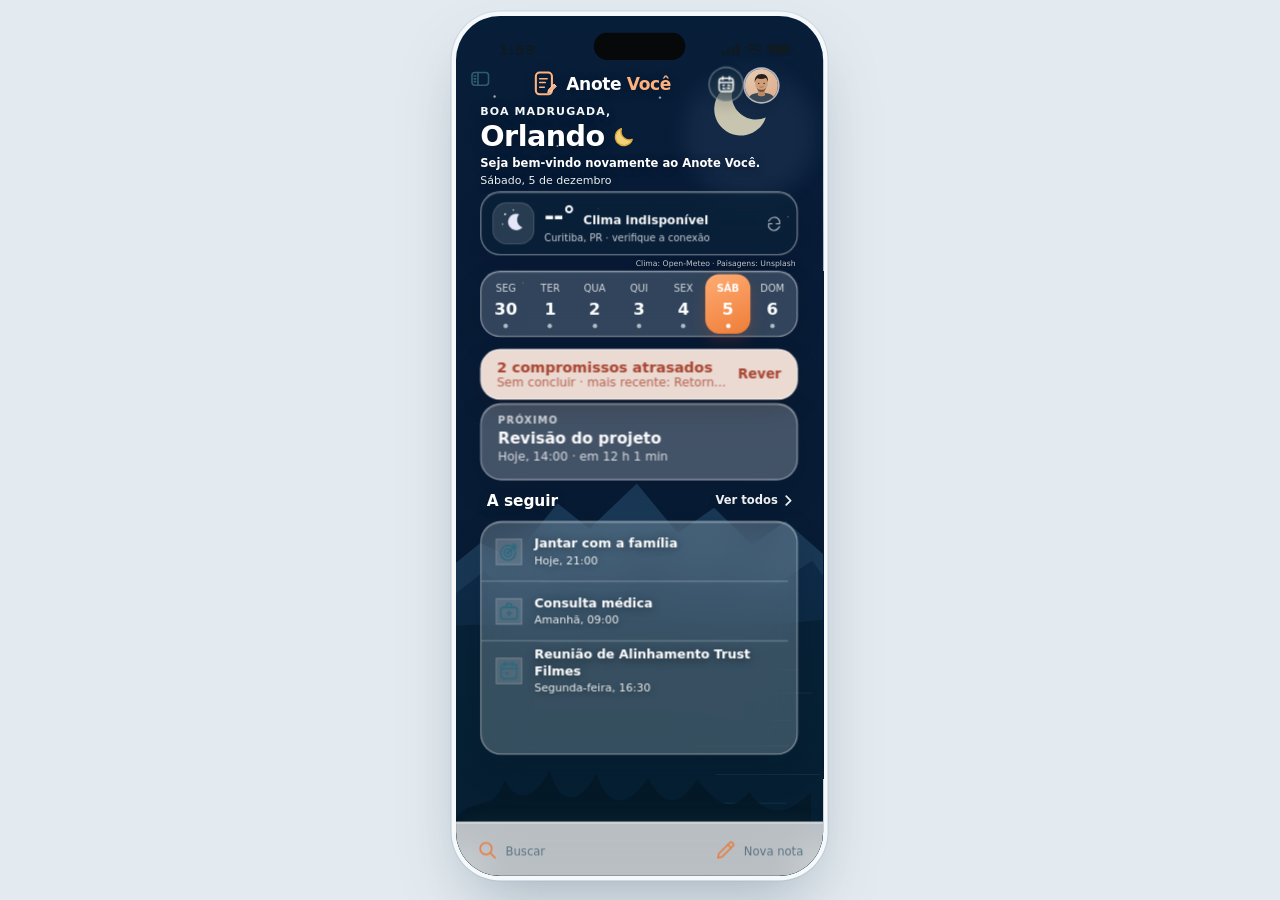
<file: public/assets/aistudio/AnoteVoce_Clima_Dinamico_Refinado_b8b68860.html>
<!DOCTYPE html>
<html lang="pt-BR">
<head>
<meta charset="utf-8">
<meta name="viewport" content="width=device-width, initial-scale=1, viewport-fit=cover">
<meta name="theme-color" content="#e4ebf0" media="(prefers-color-scheme: light)">
<meta name="theme-color" content="#10171c" media="(prefers-color-scheme: dark)">
<meta name="apple-mobile-web-app-capable" content="yes">
<meta name="apple-mobile-web-app-status-bar-style" content="black-translucent">
<meta name="mobile-web-app-capable" content="yes">
<meta http-equiv="Content-Security-Policy" content="default-src 'self'; img-src 'self' data: blob: https://images.unsplash.com; style-src 'self' 'unsafe-inline'; script-src 'self' 'unsafe-inline'; connect-src 'self' https://api.open-meteo.com; base-uri 'none'; form-action 'none'">
<meta name="description" content="AnoteVocê - notas, compromissos e pastas num único lugar.">
<title>AnoteVocê</title>
<style>
:root{--page:#e4ebf0;--ink:#1d3a4c;--teal:#2c6a80;--mute:#6f8794;--orange:#e5834f;box-sizing:border-box;padding-top:env(safe-area-inset-top,0px);padding-bottom:env(safe-area-inset-bottom,0px)}
@media (prefers-color-scheme:dark){:root:not([data-theme="light"]){--page:#10171c}}
:root[data-theme="dark"]{--page:#10171c}
*{box-sizing:border-box;margin:0;padding:0;-webkit-tap-highlight-color:transparent}
html,body{min-height:100%;background:var(--page);font-family:-apple-system,BlinkMacSystemFont,"SF Pro Display","SF Pro Text","Inter","Segoe UI",Roboto,system-ui,sans-serif;-webkit-font-smoothing:antialiased}
body{display:flex;justify-content:center;align-items:flex-start;padding:16px 8px}
.stage{position:relative;flex:none}
.phone{position:absolute;left:0;top:0;width:333px;height:780px;border-radius:40px;overflow:hidden;transform-origin:0 0;color:var(--ink);
background:
radial-gradient(120% 28% at 10% 100%,rgba(236,205,184,.75),transparent 70%),
radial-gradient(110% 30% at 95% 96%,rgba(176,208,226,.85),transparent 70%),
radial-gradient(90% 18% at 55% 88%,rgba(250,236,226,.8),transparent 70%),
radial-gradient(80% 14% at 20% 60%,rgba(255,255,255,.55),transparent 70%),
linear-gradient(180deg,#d8e7ef 0%,#e3edf1 35%,#e9eff0 65%,#dfe9ee 100%);
box-shadow:0 0 0 4px #f6f9fb,0 0 0 5px rgba(120,150,170,.18),0 28px 60px -12px rgba(40,70,90,.35)}
.abs{position:absolute}
.glass{background:linear-gradient(180deg,rgba(255,255,255,.66),rgba(255,255,255,.48));border:1px solid rgba(255,255,255,.85);box-shadow:0 6px 20px -6px rgba(80,120,140,.22),inset 0 1px 0 rgba(255,255,255,.9);-webkit-backdrop-filter:blur(14px);backdrop-filter:blur(14px)}
.island{left:125px;top:15px;width:83px;height:25px;border-radius:14px;background:#06080a}
.clk{left:38px;top:22px;font-size:13.5px;font-weight:600;letter-spacing:.1px;color:#0f1a22}
.sys{right:26px;top:24px;display:flex;gap:4px;align-items:center}
.hello{left:80px;top:63px;white-space:nowrap;transition:opacity .25s}
.hello small{display:block;font-size:13.5px;line-height:18px;color:#3a5262}
.hello h1{font-size:26.5px;line-height:34px;font-weight:700;letter-spacing:-.3px;color:#1b3547;display:flex;align-items:center;gap:6px;margin-top:2px}
.hello p{font-size:11px;line-height:16px;color:#5a8a96;margin-top:2px}
.av{left:271px;top:61px;width:32px;height:32px;border-radius:50%;overflow:hidden;box-shadow:0 0 0 2px rgba(255,255,255,.9),0 3px 8px rgba(60,90,110,.2)}
.clock{left:22px;top:145px;width:288px;height:93px;border-radius:22px}
.clock b{position:absolute;left:14px;top:12px;font-size:47px;line-height:56px;font-weight:500;letter-spacing:-.5px;color:#1f4b5e;font-variant-numeric:tabular-nums}
.clock span{position:absolute;left:15px;top:61px;font-size:13px;line-height:18px;color:#2a4a5a}
.month{position:absolute;right:8px;top:24px;height:31px;width:81px;border-radius:16px;background:rgba(255,255,255,.88);box-shadow:0 3px 10px -3px rgba(80,120,140,.28);border:0;font-family:inherit;font-weight:500;font-size:12.5px;line-height:1;color:#264656;display:flex;align-items:center;justify-content:center;gap:7px;cursor:pointer}
.week{left:22px;top:247px;width:288px;height:60px;display:grid;grid-template-columns:repeat(7,1fr)}
.d{border:0;background:none;font-family:inherit;display:flex;flex-direction:column;align-items:center;justify-content:center;gap:3px;border-radius:13px;cursor:pointer;color:#6b8392;transition:background .2s}
.d i{font-style:normal;font-size:11.5px;line-height:14px;color:#52707f}
.d strong{font-size:15.5px;line-height:20px;font-weight:500;color:#2d4c5d}
.d u{width:4px;height:4px;border-radius:50%;display:block}
.d.ovd u{width:6px;height:6px}
.d.ovd:not(.sel) strong{color:#c4442f}
.d.ovd.sel u{background:#fff!important;box-shadow:0 0 0 2px #d2503c}
.d.today i{font-weight:700;color:#1e3a4a}.d.today strong{font-weight:700;color:#1b3547}
.d.sel{background:linear-gradient(180deg,#9cc2cd,#6ea0b2);box-shadow:0 8px 16px -6px rgba(60,120,145,.55),inset 0 1px 0 rgba(255,255,255,.45)}
.d.sel i,.d.sel strong{color:#fff}.d.sel strong{font-weight:600}
.stats{left:22px;top:279px;width:288px;display:grid;grid-template-columns:repeat(3,1fr);gap:8px}
.st{height:85px;border-radius:20px;padding:10px 0 0 15px;position:relative}
.st .ic{width:25px;height:25px;border-radius:50%;background:#fde3d2;display:grid;place-items:center;box-shadow:inset 0 0 0 1px rgba(255,255,255,.7)}
.st b{display:block;font-size:20px;line-height:24px;font-weight:700;color:#1b3547;margin-top:7px}
.st span{display:block;font-size:12px;line-height:15px;color:#4d6877;margin-top:2px}
.sec{left:28px;top:376px;width:277px;display:flex;justify-content:space-between;align-items:center}
.sec h2{font-size:14.5px;font-weight:600;color:#1b3547;letter-spacing:-.1px}
.sec a{font-size:12px;color:#5d7684;display:flex;align-items:center;gap:6px;text-decoration:none}
.list{left:22px;top:403px;width:288px;height:134px;border-radius:20px;padding:0 12px 0 0}
.row{height:44.6px;display:flex;align-items:center;padding-left:14px;position:relative;cursor:pointer}
.row+.row::before{content:"";position:absolute;left:52px;right:0;top:0;height:1px;background:rgba(120,155,175,.16)}
.row .ri{width:24px;height:24px;display:grid;place-items:center;margin-right:11px}
.row div{flex:1}
.row b{display:block;font-size:12.5px;line-height:16px;font-weight:600;color:#1f3b4c}
.row small{display:block;font-size:11px;line-height:14px;color:#6c8492;margin-top:1px}
.note{left:22px;top:548px;width:288px;height:82px;border-radius:20px;padding:9px 16px 0 21px;background:linear-gradient(180deg,rgba(252,222,203,.9),rgba(250,214,194,.78));border:1px solid rgba(255,244,236,.85);box-shadow:0 8px 22px -8px rgba(220,140,100,.4),inset 0 1px 0 rgba(255,255,255,.7)}
.note .t{display:flex;align-items:center;gap:7px;font-size:11.5px;line-height:15px;color:#dd6f3d;font-weight:500}
.note b{display:block;font-size:13.5px;line-height:18px;font-weight:700;color:#1b3547;margin-top:4px}
.note p{font-size:11px;line-height:14.5px;color:#6b7a84;margin-top:2px}
.note .ch{position:absolute;right:14px;top:12px;opacity:.5}
.quick{left:26px;top:146px;width:281px;height:43px;border-radius:22px;border:0;padding:0 7px 0 8px;display:flex;align-items:center;font-family:inherit;color:#fff;cursor:pointer;background:linear-gradient(90deg,#e8917b 0%,#dd7a64 55%,#d6735e 100%);box-shadow:0 10px 22px -8px rgba(214,110,80,.65),inset 0 1px 0 rgba(255,255,255,.4)}
.quick .m{width:29px;height:29px;border-radius:50%;background:rgba(255,255,255,.26);display:grid;place-items:center}
.quick span{flex:1;text-align:left;margin-left:11px;font-size:13px;font-weight:500;letter-spacing:.1px;text-shadow:0 1px 1px rgba(160,70,50,.18)}
.quick .a{width:29px;height:29px;border-radius:50%;background:rgba(255,255,255,.3);display:grid;place-items:center}
.peek{left:22px;top:727px;width:288px;height:30px;border-radius:18px 18px 0 0}
.tabs{left:0;bottom:0;width:100%;height:49px;display:grid;grid-template-columns:repeat(4,1fr);background:rgba(255,255,255,.72);border-top:1px solid rgba(255,255,255,.9);box-shadow:0 -6px 18px -8px rgba(80,120,140,.18);-webkit-backdrop-filter:blur(16px);backdrop-filter:blur(16px)}
.tab{border:0;background:none;font-family:inherit;display:flex;flex-direction:column;align-items:center;justify-content:flex-start;gap:3px;padding-top:9px;color:#5d7584;font-size:11px;line-height:13px;cursor:pointer}
.tab svg{stroke:currentColor}
.tab.on{color:var(--orange);font-weight:500}
.tab.on svg{fill:rgba(229,131,79,.12)}
.home{left:50%;bottom:6px;width:112px;height:4px;margin-left:-56px;border-radius:2px;background:rgba(20,30,40,.0)}
button:focus-visible,input:focus-visible{outline:2px solid #2c6a80;outline-offset:2px}
.quick .m{flex:none;margin:0;font-size:0}
.scr{position:absolute;inset:0;display:none}.scr.on{display:block}
.abs.tabs{z-index:5}
.tab .f{display:none;stroke:none}
.tab.on.b{color:#1d3a4c;font-weight:600}.tab.on.b svg{fill:rgba(63,150,214,.14)}.tab.on.b svg:not(.f){stroke:#2f7fc4}
.nmenu{left:22px;top:55px;width:38px;height:38px;border-radius:50%;display:grid;place-items:center;cursor:pointer;padding:0}
.nh{left:70px;top:54px}.nh h2{font-size:20px;line-height:24px;font-weight:700;letter-spacing:-.2px;color:#1b3547}.nh small{display:block;font-size:11.5px;line-height:15px;color:#5d7684}
.ncards{left:22px;top:108px;width:288px;height:616px;overflow:auto;display:flex;flex-direction:column;gap:9px;scrollbar-width:none;padding-bottom:6px}.ncards::-webkit-scrollbar{display:none}
.nc{flex:none;border-radius:19px;padding:12px 15px;cursor:pointer}
.nc b{display:block;font-size:13.5px;line-height:18px;font-weight:600;color:#1b3547}
.nc p{font-size:11.5px;line-height:15px;color:#5f7886;margin-top:3px}
.nc .m{display:flex;justify-content:space-between;align-items:center;margin-top:9px;font-size:11px;color:#6c8492}
.nc .m em{font-style:normal;background:rgba(120,170,195,.2);padding:3px 9px;border-radius:10px;color:#2f6479}
.nempty{left:22px;top:300px;width:288px;text-align:center;font-size:13px;color:#5f7886;display:none}
.scrim{position:absolute;inset:0;z-index:3;background:rgba(205,222,232,.42);-webkit-backdrop-filter:blur(3px);backdrop-filter:blur(3px);opacity:0;pointer-events:none;transition:opacity .35s}.scrim.open{opacity:1;pointer-events:auto}
.drawer{position:absolute;left:8px;top:50px;width:230px;height:672px;z-index:4;border-radius:30px;display:flex;flex-direction:column;background:linear-gradient(180deg,rgba(255,255,255,.78),rgba(255,255,255,.6));box-shadow:0 24px 50px -16px rgba(50,95,120,.4),inset 0 1px 0 #fff;transform:translateX(-112%);opacity:0;visibility:hidden;transition:transform .45s cubic-bezier(.22,1,.36,1),opacity .3s,visibility 0s .45s}
.drawer.open{transform:none;opacity:1;visibility:visible;transition-delay:0s}
.sr{display:flex;align-items:center;gap:7px;height:34px;margin-top:10px;padding:0 18px 0 22px;flex:none}
.pill{flex:1;height:34px;border-radius:17px;background:rgba(255,255,255,.9);box-shadow:0 2px 8px -3px rgba(80,120,140,.25);display:flex;align-items:center;padding:0 11px;min-width:0}
.pill input{border:0;background:none;width:100%;font-family:inherit;font-size:12px;color:#1f3d4e;outline-offset:6px}.pill input::placeholder{color:#7f95a1}
.ic2,.it svg{width:18px;height:18px;flex:none;fill:none;stroke:#2f5d70;stroke-width:1.75;stroke-linecap:round;stroke-linejoin:round}
.lst{flex:1;min-height:0;overflow:auto;padding:11px 10px 0 14px;scrollbar-width:none}.lst::-webkit-scrollbar{display:none}
.it{width:100%;display:flex;align-items:center;gap:14px;height:35px;border:0;background:none;border-radius:14px;padding:0 11px 0 9px;font-family:inherit;font-size:13.5px;font-weight:500;color:#1f3d4e;text-align:left;cursor:pointer;transition:background .2s}
.it span{flex:1;min-width:0;white-space:nowrap;overflow:hidden;text-overflow:ellipsis}.it i{flex:none;font-style:normal;font-size:12.5px;font-weight:500;color:#4a6676}
.it:hover{background:rgba(190,215,228,.28)}
.it.sel{background:linear-gradient(90deg,rgba(172,208,226,.6),rgba(196,222,234,.46))}
.it.g{font-weight:600}
.it.sub{height:30px;padding-left:32px;font-size:12.5px;font-weight:400;color:#5b7a89}.it.sub svg{width:16px;height:16px;stroke:#68899a}.it.sub i{color:#6f8795;font-weight:400}
.grp{margin-top:3px}.grp.p .it.sub{height:29px}.grp.t .it.sub,.grp.j .it.sub{height:31px}
.subs{display:grid;grid-template-rows:1fr;transition:grid-template-rows .34s ease}.grp:not(.open) .subs{grid-template-rows:0fr}.subs>div{overflow:hidden;min-height:0;position:relative}
.grp.t .subs>div::before{content:"";position:absolute;left:6px;top:2px;bottom:6px;width:1px;background:rgba(110,150,170,.3)}
.misc{margin-top:8px}.misc .it{height:36px}
.foot{flex:none;padding:0 16px 14px 21px;display:flex;flex-direction:column;gap:8px}
.nb,.np{height:38px;border-radius:19px;display:flex;align-items:center;gap:13px;padding-left:17px;font-family:inherit;font-size:13.5px;font-weight:500;cursor:pointer;transition:transform .15s}
.nb:active,.np:active{transform:scale(.98)}
.nb{border:0;color:#fff;background:linear-gradient(180deg,#93bccb,#6a9cb1);box-shadow:0 10px 20px -8px rgba(60,115,140,.6),inset 0 1px 0 rgba(255,255,255,.45)}
.nb .ic2{stroke:#fff;stroke-width:2}
.np{height:36px;color:#2c5a6e;background:rgba(255,255,255,.75);border:1px solid rgba(255,255,255,.95);box-shadow:0 4px 12px -6px rgba(80,120,140,.3)}
.np .ic2{stroke:#5d7b8a;stroke-width:2}
.av{transition:opacity .25s}
.tb{left:6px;top:80px;height:34px;display:flex;align-items:center;transition:opacity .25s}
.tbb{position:relative;width:32px;height:30px;border:0;background:none;border-radius:15px;display:grid;place-items:center;cursor:pointer;transition:background .2s}
.tbb svg{width:20px;height:20px;fill:none;stroke:#2f5d70;stroke-width:1.7;stroke-linecap:round;stroke-linejoin:round}
.tbb:hover{opacity:.65}
.tbb[aria-expanded=true] svg{stroke:#e5834f}

.sbar{left:22px;top:77px;width:288px;height:40px;z-index:2;border-radius:20px;display:flex;align-items:center;gap:9px;padding:0 7px 0 15px;background:rgba(255,255,255,.92);pointer-events:none;opacity:0;clip-path:inset(-10px calc(100% - 72px) -22px -10px round 20px);transition:clip-path .42s cubic-bezier(.22,1,.36,1),opacity .2s}
.sbar:focus-within{box-shadow:0 0 0 2px rgba(44,106,128,.45),0 6px 20px -6px rgba(80,120,140,.3)}
.sbar input{flex:1;min-width:0;border:0;background:none;outline:none;font-family:inherit;font-size:13.5px;color:#1f3d4e}.sbar input::placeholder{color:#7f95a1}
.sbar button{flex:none;width:26px;height:26px;border-radius:50%;border:0;background:rgba(120,160,180,.2);display:grid;place-items:center;cursor:pointer}
.searching .sbar{opacity:1;pointer-events:auto;clip-path:inset(-10px -10px -22px -10px round 20px)}
.searching .tb,.searching .hello,.searching .av{opacity:0;pointer-events:none}
@media (prefers-reduced-motion:reduce){.drawer,.scrim,.subs,.sbar{transition:none!important}}
.abs.clk,.abs.island,.abs.sys{z-index:6}
.drawer{left:0;top:0;width:238px;height:780px;padding-left:8px;border-radius:0 32px 32px 0;border-left:0}
.sr{margin-top:60px;padding:0 18px 0 14px;gap:6px}
.lst{padding-bottom:66px}
.pill{flex:0 0 0px;padding:0;opacity:0;visibility:hidden;overflow:hidden;transition:flex-grow .38s cubic-bezier(.22,1,.36,1),opacity .25s,padding .3s,visibility 0s .38s}
.sr.open .pill{flex:1 1 0px;padding:0 11px;opacity:1;visibility:visible;transition-delay:0s}
.lst{display:flex;flex-direction:column;padding-bottom:56px}.lst>*{flex:none}
.misc{margin-top:auto;padding-top:8px}
.tb{top:42px;height:30px}
.hello{left:28px;top:74px}
.clock,.week,.mpop{display:none!important}
.nowc{left:22px;top:201px;width:288px;height:66px;border-radius:20px;padding:11px 16px 0;cursor:pointer}
.nowc small{display:block;font-size:11px;line-height:14px;font-weight:600;letter-spacing:.6px;color:#dd6f3d}
.nowc b{display:block;font-size:14.5px;line-height:19px;font-weight:700;color:#1b3547;margin-top:2px;white-space:nowrap;overflow:hidden;text-overflow:ellipsis}
.nowc span{display:block;font-size:12px;line-height:16px;color:#4d6877}
.late{left:22px;top:275px;width:288px;height:46px;border-radius:18px;border:1px solid rgba(255,235,232,.9);background:linear-gradient(180deg,rgba(253,226,222,.92),rgba(250,214,208,.8));padding:0 14px;display:flex;align-items:center;gap:10px;font-family:inherit;text-align:left;cursor:pointer;color:#a8432f;font-size:13px;font-weight:600}.late[hidden]{display:none}.late span{flex:1;min-width:0}.late small{display:block;font-size:11px;font-weight:500;color:#b5604f;white-space:nowrap;overflow:hidden;text-overflow:ellipsis}.late i{font-style:normal;font-size:12px;font-weight:600}
.late:not([hidden])~.stats{top:333px}.late:not([hidden])~.sec{top:430px}.late:not([hidden])~.list{top:457px}.late:not([hidden])~.note{top:602px}
.phone[data-th=dark] .nowc b{color:#eef5f8}.phone[data-th=dark] .nowc span{color:#a9c0cc}
.hello small{line-height:15px;font-weight:500;color:#456373}
.hello h1{line-height:31px;margin-top:0}
.hello p{line-height:15px;margin-top:1px}
.av{left:262px;top:80px;width:48px;height:48px;box-shadow:0 0 0 3px rgba(255,255,255,.92),0 8px 18px -4px rgba(60,90,110,.38)}
.av svg{width:100%;height:100%;display:block}
.sbar{left:10px;top:41px;width:300px;height:36px}
.searching .hello,.searching .av{opacity:1;pointer-events:auto}
#dnew{margin-left:auto}#dclose{margin-left:0}
.nfb{flex:none;height:30px;padding:0 11px 0 8px;border-radius:15px;border:1px solid rgba(255,255,255,.85);background:linear-gradient(180deg,rgba(255,255,255,.88),rgba(255,255,255,.55));box-shadow:0 2px 8px -3px rgba(80,120,140,.28);display:flex;align-items:center;gap:6px;cursor:pointer;font-family:inherit;transition:transform .15s,opacity .2s}
.nfb svg{width:18px;height:18px;fill:none;stroke:#2f5d70;stroke-width:1.7;stroke-linecap:round;stroke-linejoin:round}
.nfb b{font-size:12.5px;font-weight:600;color:#2c6a80;min-width:12px;text-align:center;font-variant-numeric:tabular-nums}
.nfb:active{transform:scale(.95)}.nfb:focus-visible{outline:2px solid #2c6a80;outline-offset:2px}
.nfb.pop b{animation:fpop .45s ease}@keyframes fpop{40%{transform:scale(1.4);color:#e5834f}}
.sr.open .nfb{display:none}
.nfm input{display:block;width:100%;height:42px;margin:0;padding:0 14px;border-radius:14px;border:1px solid rgba(255,255,255,.9);background:linear-gradient(180deg,rgba(255,255,255,.85),rgba(255,255,255,.62));box-shadow:0 8px 20px -10px rgba(70,110,130,.3);font-family:inherit;font-size:14px;color:#1f3d4e;outline:none}
.nfm input::placeholder{color:#97adb8}.nfm input:focus{box-shadow:0 0 0 2px rgba(74,139,201,.45)}
.nfm .nfl{font-size:11px;font-weight:600;color:#6f8794;margin:14px 2px 7px}
.nfm .nfc{display:none}
.nfm .nfc button{height:30px;padding:0 12px;border-radius:15px;border:1px solid rgba(120,160,180,.3);background:rgba(255,255,255,.7);font-family:inherit;font-size:12px;font-weight:600;color:#2c5a6e;cursor:pointer}
.nfm .nfc button.on{color:#fff;border-color:transparent;background:linear-gradient(180deg,#93bccb,#6a9cb1)}
.nfm .btn{width:100%;height:40px;font-size:13.5px}
.nfm .nfs{display:flex;align-items:center;gap:9px;width:100%;height:42px;padding:0 12px;border-radius:14px;border:1px solid rgba(255,255,255,.9);background:linear-gradient(180deg,rgba(255,255,255,.85),rgba(255,255,255,.62));box-shadow:0 8px 20px -10px rgba(70,110,130,.3);font-family:inherit;font-size:13.5px;font-weight:600;color:#1f3d4e;cursor:pointer;text-align:left}
.nfm svg{flex:none;width:17px;height:17px;fill:none;stroke:#5d7f8f;stroke-width:1.75;stroke-linecap:round;stroke-linejoin:round}
.nfm .nfs span{flex:1;min-width:0;white-space:nowrap;overflow:hidden;text-overflow:ellipsis}
.nfm .nfs .nfch{width:16px;height:16px;transition:transform .3s}.nfm .nfs[aria-expanded=true] .nfch{transform:rotate(180deg)}
.nfm .nfo{display:grid;grid-template-rows:0fr;transition:grid-template-rows .32s ease,margin .32s ease;margin-top:0}
.nfm .nfo.open{grid-template-rows:1fr;margin-top:6px}
.nfm .nfi{min-height:0;overflow:hidden;max-height:168px;border-radius:14px;background:rgba(255,255,255,.7);scrollbar-width:thin}
.nfm .nfo.open .nfi{overflow:auto;border:1px solid rgba(255,255,255,.9);padding:4px}
.nfm .nfr{display:flex;align-items:center;gap:9px;width:100%;height:34px;padding:0 10px;border:0;border-radius:11px;background:none;font-family:inherit;font-size:13px;font-weight:600;color:#1f3d4e;cursor:pointer;text-align:left}
.nfm .nfr:hover{background:rgba(190,215,228,.3)}.nfm .nfr span{flex:1;min-width:0;white-space:nowrap;overflow:hidden;text-overflow:ellipsis}
.nfm .nfr em{font-style:normal;font-size:11.5px;font-weight:500;color:#7d97a4}
.nfm .nfr>svg:last-child{width:15px;height:15px;stroke:#2c6a80;stroke-width:2.2;opacity:0}
.nfm .nfr.on{background:linear-gradient(90deg,rgba(172,208,226,.55),rgba(196,222,234,.4))}.nfm .nfr.on>svg:last-child{opacity:1}
.nfm .btn{margin-top:14px}
.sheet.mid:has(.nfm){left:50px;right:50px}

.phone[data-th=dark] .nfc button.on{color:#000}
.drawer .lst{cursor:pointer}.drawer .it,.drawer .pill{cursor:auto}.drawer .it{cursor:pointer}
.st,.row,.sec a,.av,.note,.month{cursor:pointer}.st{transition:transform .15s}.st:active{transform:scale(.97)}.av:focus-visible,.st:focus-visible,.row:focus-visible{outline:2px solid #2c6a80;outline-offset:3px}
.row.done b{text-decoration:line-through;opacity:.55}
.month svg{transition:transform .25s}.month[aria-expanded=true] svg{transform:rotate(180deg)}
.mpop{right:31px;top:206px;width:196px;padding:8px;border-radius:20px;z-index:2;display:grid;grid-template-columns:1fr 1fr;gap:2px;background:rgba(255,255,255,.93);opacity:0;pointer-events:none;transform:translateY(-8px) scale(.94);transform-origin:top right;transition:opacity .2s,transform .3s cubic-bezier(.22,1,.36,1)}
.mpop.open{opacity:1;pointer-events:auto;transform:none}
.mo{height:32px;border:0;border-radius:12px;background:none;font-family:inherit;font-size:12.5px;color:#264656;text-align:left;padding:0 12px;cursor:pointer}.mo:hover{background:rgba(160,200,215,.35)}
.mo.on{background:linear-gradient(90deg,#9cc2cd,#6ea0b2);color:#fff;font-weight:600}
.avimg{position:absolute;inset:0;width:100%;height:100%;object-fit:cover}
.quick input{flex:1;min-width:0;margin-left:11px;border:0;background:none;outline:none;font-family:inherit;font-size:13px;font-weight:500;letter-spacing:.1px;color:#fff;caret-color:#fff;text-shadow:0 1px 1px rgba(160,70,50,.18)}.quick input::placeholder{color:#fff;opacity:1}
.quick .m,.quick .a{border:0;padding:0;cursor:pointer;color:#fff;transition:transform .15s}.quick .m:active,.quick .a:active{transform:scale(.9)}
.quick:focus-within{box-shadow:0 10px 22px -8px rgba(214,110,80,.65),0 0 0 3px rgba(255,255,255,.75)}
.quick.rec .m{animation:pl 1.1s ease-in-out infinite}@keyframes pl{50%{box-shadow:0 0 0 7px rgba(255,255,255,.3)}}
.sh2{z-index:18}
.sheet{position:absolute;left:0;right:0;bottom:0;z-index:19;max-height:74%;display:flex;flex-direction:column;padding:8px 20px 28px;border-radius:28px 28px 0 0;background:linear-gradient(180deg,rgba(252,254,255,.97),rgba(240,247,250,.96));-webkit-backdrop-filter:blur(24px);backdrop-filter:blur(24px);box-shadow:0 -18px 50px -14px rgba(40,80,100,.45);transform:translateY(104%);visibility:hidden;transition:transform .42s cubic-bezier(.22,1,.36,1),visibility 0s .42s}
.sheet.open{transform:none;visibility:visible;transition-delay:0s}
.sheet.mid{left:24px;right:24px;bottom:auto;top:50%;max-height:80%;padding:20px 20px 20px;border-radius:26px;opacity:0;transform:translateY(-47%) scale(.95);box-shadow:0 24px 60px -16px rgba(40,80,100,.5),0 0 0 1px rgba(255,255,255,.7);transition:transform .3s cubic-bezier(.22,1,.36,1),opacity .22s ease,visibility 0s .3s}
.sheet.mid.open{opacity:1;transform:translateY(-50%) scale(1);transition-delay:0s}
.sheet.mid .grab{display:none}
.sheet.mid:has(.prof,.nfm){padding:16px 16px 16px;border-radius:24px;background:radial-gradient(130% 55% at 0% 0%,rgba(168,204,224,.85),transparent 62%),radial-gradient(90% 50% at 100% 18%,rgba(250,236,226,.9),transparent 65%),radial-gradient(120% 55% at 100% 100%,rgba(236,196,170,.7),transparent 62%),radial-gradient(90% 40% at 0% 100%,rgba(190,214,228,.75),transparent 70%),linear-gradient(180deg,#dcebf2 0%,#e8f0f3 55%,#f1ece8 100%);border:1px solid rgba(255,255,255,.85);box-shadow:0 26px 60px -16px rgba(40,80,100,.5),inset 0 1px 0 rgba(255,255,255,.9)}
.sheet.mid:has(.prof,.nfm) .shh{margin-bottom:12px}.sheet.mid:has(.prof,.nfm) .shh h3{font-size:15px}
.prof{display:flex;flex-direction:column;align-items:stretch}
.prof .pe{position:relative;flex:none;width:84px;height:84px;margin:0 auto;border-radius:50%;overflow:hidden;background:#dfe9ee;box-shadow:0 0 0 2px #fff,0 0 0 3px rgba(120,160,180,.22),0 10px 20px -8px rgba(60,90,110,.45);touch-action:none;cursor:grab}
.prof .pe:active{cursor:grabbing}
.prof .pe canvas,.prof .pe .pe-d,.prof .pe .pe-d svg{width:100%;height:100%;display:block}
.prof.noimg canvas{display:none}.prof:not(.noimg) .pe-d{display:none}
.prof .ptl{display:flex;justify-content:center;gap:8px;margin:12px 0 0}
.prof .ptb{flex:none;width:34px;height:34px;padding:0;border-radius:50%;border:1px solid rgba(120,160,180,.28);background:rgba(255,255,255,.85);color:#2c5a6e;display:flex;align-items:center;justify-content:center;cursor:pointer;transition:transform .15s,background .15s}
.prof .ptb:hover{background:#fff}.prof .ptb:active{transform:scale(.92)}
.prof .ptb.dg{color:#c8493a}
.prof .ptb svg{width:16px;height:16px;fill:none;stroke:currentColor;stroke-width:1.8;stroke-linecap:round;stroke-linejoin:round}
.prof.noimg .ptb.nd{opacity:.35;pointer-events:none}
.prof .pz{display:flex;align-items:center;gap:8px;margin:10px 8px 0;color:#7d97a4}
.prof .pz svg{flex:none;width:12px;height:12px;fill:none;stroke:currentColor;stroke-width:1.8;stroke-linecap:round}
.prof .pz input{flex:1;min-width:0;accent-color:#4b8aa3;height:16px}
.prof.noimg .pz{display:none}
.prof .pgrp{margin-top:14px;border-radius:14px;background:linear-gradient(180deg,rgba(255,255,255,.78),rgba(255,255,255,.6));border:1px solid rgba(255,255,255,.9);box-shadow:0 8px 20px -10px rgba(70,110,130,.3);-webkit-backdrop-filter:blur(10px);backdrop-filter:blur(10px);overflow:hidden}
.prof .pgrp label{position:relative;display:block}
.prof .pgrp label+label{border-top:1px solid rgba(120,160,180,.18)}
.prof .pgrp svg{position:absolute;left:13px;top:50%;margin-top:-8px;width:16px;height:16px;fill:none;stroke:#7d97a4;stroke-width:1.8;stroke-linecap:round;stroke-linejoin:round;pointer-events:none}
.prof .pgrp input{display:block;width:100%;height:40px;margin:0;padding:0 12px 0 40px;border:0;border-radius:0;background:transparent;font-family:inherit;font-size:13.5px;color:#1f3d4e;outline:none}
.prof .pgrp input::placeholder{color:#97adb8}
.prof .pgrp input:focus{background:rgba(226,240,246,.7)}
.prof .pgrp input.bad{background:rgba(214,96,76,.08);color:#c8493a}
.prof .btn{height:40px;margin-top:12px;font-size:13.5px;width:100%}
.phone[data-th=dark] :is(.pe canvas,.pe-d svg){filter:invert(1) hue-rotate(180deg)}
.grab{flex:none;width:38px;height:4px;border-radius:2px;background:rgba(80,120,140,.28);margin:0 auto 12px}
.shh{flex:none;display:flex;align-items:center;justify-content:space-between;margin-bottom:8px}.shh h3{font-size:17px;font-weight:700;color:#1b3547;letter-spacing:-.2px}
.shh button{width:28px;height:28px;border-radius:50%;border:0;background:rgba(120,160,180,.2);display:grid;place-items:center;cursor:pointer}
#shb{overflow:auto;scrollbar-width:none}#shb::-webkit-scrollbar{display:none}
.li{display:flex;align-items:center;gap:12px;padding:10px 2px;border-top:1px solid rgba(120,155,175,.16);cursor:pointer}.li:first-child{border-top:0}
.li .dot{width:30px;height:30px;border-radius:50%;background:#fde3d2;display:grid;place-items:center;flex:none}
.li div{flex:1;min-width:0}.li b{display:block;font-size:13.5px;font-weight:600;line-height:17px;color:#1f3b4c}.li small{display:block;font-size:11.5px;line-height:15px;color:#6c8492}
.li .x{border:0;border-radius:14px;padding:6px 11px;font-family:inherit;font-size:11.5px;font-weight:600;color:#2c6a80;background:rgba(160,200,215,.35);cursor:pointer}
p.nt{font-size:13px;line-height:19px;color:#4d6877;margin:6px 0 16px}
.bt{display:flex;flex-direction:column;gap:10px}
.btn{height:44px;border-radius:22px;border:0;font-family:inherit;font-size:14px;font-weight:600;cursor:pointer}
.btn.p{color:#fff;background:linear-gradient(180deg,#93bccb,#6a9cb1);box-shadow:0 10px 20px -8px rgba(60,115,140,.6),inset 0 1px 0 rgba(255,255,255,.45)}
.btn.s{color:#2c5a6e;background:rgba(255,255,255,.85);border:1px solid rgba(120,160,180,.3)}
.pv{position:relative;width:84px;height:84px;border-radius:50%;overflow:hidden;margin:4px auto 18px;box-shadow:0 0 0 3px #fff,0 10px 22px -6px rgba(60,90,110,.4)}.pv svg{width:100%;height:100%;display:block}
.toast{position:absolute;left:50%;bottom:92px;z-index:9;transform:translate(-50%,10px);max-width:300px;padding:9px 16px;border-radius:18px;background:rgba(27,53,71,.93);color:#fff;font-size:12.5px;white-space:nowrap;opacity:0;pointer-events:none;transition:opacity .3s,transform .3s}.toast.on{opacity:1;transform:translate(-50%,0)}
@media (prefers-reduced-motion:reduce){.quick.rec .m{animation:none}.sheet,.mpop,.toast{transition:none!important}}
.mist{position:absolute;inset:0;overflow:hidden;pointer-events:none}
.mist i{position:absolute;display:block;filter:blur(20px);will-change:transform}
.mist i:nth-child(1){left:150px;top:18px;width:236px;height:176px;border-radius:52% 48% 56% 44%/58% 46% 54% 42%;background:rgba(108,149,176,.42);animation:mf1 30s ease-in-out infinite alternate}
.mist i:nth-child(2){left:112px;top:168px;width:250px;height:122px;border-radius:46% 54% 50% 50%/60% 52% 48% 40%;background:rgba(100,143,170,.34);transform:rotate(-6deg);animation:mf2 36s ease-in-out infinite alternate}
.mist i:nth-child(3){left:-24px;top:228px;width:310px;height:92px;border-radius:50% 50% 46% 54%/56% 48% 52% 44%;background:rgba(124,162,184,.3)}
.mist i:nth-child(4){left:-34px;top:56px;width:196px;height:124px;border-radius:54% 46% 52% 48%/50% 56% 44% 50%;background:rgba(255,255,255,.58)}
@keyframes mf1{to{transform:translate(-14px,10px) scale(1.04)}}
@keyframes mf2{to{transform:rotate(-6deg) translate(12px,-8px)}}
@media (prefers-reduced-motion:reduce){.mist i{animation:none!important}}
@media (prefers-reduced-motion:reduce){*{transition:none!important}}

/* ===== Calendário e Ajustes ===== */
#phone{--fs:1}
.nc b{font-size:calc(13.5px*var(--fs))}.nc p{font-size:calc(11.5px*var(--fs));line-height:1.3}
.row b{font-size:calc(12.5px*var(--fs))}.row small{font-size:calc(11px*var(--fs))}
.ttl{left:26px;top:58px;font-size:25px;line-height:34px;font-weight:700;letter-spacing:-.4px;color:#1b3547}
.ibs{right:16px;top:58px;display:flex;gap:2px}
#csbar{left:22px;top:56px;width:288px;height:38px;display:flex;align-items:center;gap:10px}
#csin{flex:1;min-width:0;height:36px;border-radius:18px;border:1px solid rgba(255,255,255,.9);background:rgba(255,255,255,.85);padding:0 14px;font:inherit;font-size:14px;color:#1f3d4e;outline:none;box-shadow:0 4px 12px -6px rgba(80,120,140,.25)}
#csin:focus-visible{box-shadow:0 0 0 2px #2c6a80}
#cscan{flex:none;border:0;background:none;font:inherit;font-size:14px;font-weight:600;color:#2c6a80;cursor:pointer;padding:6px 2px}
#csres{left:0;top:108px;width:100%;bottom:49px;padding:0 22px 20px;overflow:auto;scrollbar-width:none}
.phone[data-th=dark] #csin{background:rgba(255,255,255,.1);border-color:rgba(255,255,255,.18);color:#e8f1f5}
.phone[data-th=dark] #cscan{color:#8fc4dc}
.ib{width:36px;height:34px;border:0;background:none;border-radius:17px;display:grid;place-items:center;cursor:pointer;transition:background .2s}
.ib svg{width:22px;height:22px;fill:none;stroke:#1f3d4e;stroke-width:1.8;stroke-linecap:round;stroke-linejoin:round}
.ib:hover{background:rgba(160,200,215,.3)}
.ib:focus-visible,.cd:focus-visible,.ev:focus-visible,.sw:focus-visible,.seg button:focus-visible,.fab:focus-visible,.opt:focus-visible,.tg:focus-visible,.cnb button:focus-visible{outline:2px solid #2c6a80;outline-offset:2px}
.seg{left:22px;top:102px;width:288px;height:36px;border-radius:18px;padding:3px;display:grid;grid-template-columns:repeat(3,1fr);background:rgba(255,255,255,.55);border:1px solid rgba(255,255,255,.85);box-shadow:inset 0 1px 3px rgba(80,120,140,.12),0 4px 12px -6px rgba(80,120,140,.2)}
.seg button{border:0;background:none;border-radius:15px;font-family:inherit;font-size:13px;font-weight:500;color:#34566a;cursor:pointer;transition:background .25s,color .25s}
.seg button.on{color:#fff;background:linear-gradient(180deg,#7fadc6,#6797b4);box-shadow:0 6px 12px -5px rgba(60,115,150,.55),inset 0 1px 0 rgba(255,255,255,.35)}
.cbody{left:0;top:146px;width:100%;bottom:49px;padding:0 22px 86px;overflow:auto;scrollbar-width:none;-webkit-mask-image:linear-gradient(180deg,#000 calc(100% - 46px),transparent);mask-image:linear-gradient(180deg,#000 calc(100% - 46px),transparent)}
.cbody::-webkit-scrollbar{display:none}
.cn{display:flex;align-items:center;justify-content:space-between;height:34px;margin:2px 0 0 2px}
.cn h3{font-size:17.5px;font-weight:700;letter-spacing:-.2px;color:#1b3547}
.cnb{display:flex;gap:2px}
.cnb button{width:32px;height:30px;border:0;background:none;border-radius:15px;display:grid;place-items:center;cursor:pointer}
.cnb button:hover{background:rgba(160,200,215,.3)}
.cnb svg{width:18px;height:18px;fill:none;stroke:#3a5262;stroke-width:1.9;stroke-linecap:round;stroke-linejoin:round}
.cwh{display:grid;grid-template-columns:repeat(7,1fr);margin-top:8px}
.cwh span{text-align:center;font-size:11.5px;line-height:20px;color:#8ba0ac}
.cg{display:grid;grid-template-columns:repeat(7,1fr);grid-auto-rows:41px;margin-top:2px}
.cd{position:relative;border:0;background:none;font-family:inherit;display:flex;justify-content:center;padding-top:1px;cursor:pointer}
.cd span{width:31px;height:31px;border-radius:50%;display:grid;place-items:center;font-size:14.5px;line-height:1;color:#2a4a5c;transition:background .2s}
.cd u{position:absolute;left:50%;bottom:2px;width:4px;height:4px;margin-left:-2px;border-radius:50%}
.cd:hover span{background:rgba(160,200,215,.25)}
.cd.td span{font-weight:700;color:#2c6a80}
.cd .lt{position:absolute;left:0;right:0;bottom:-1px;text-align:center;font-style:normal;font-size:8.5px;line-height:9px;font-weight:700;letter-spacing:.2px;color:#d2503c;pointer-events:none}
.cd.ovd span{color:#c4442f}
.cd.ovd:not(.sel) span{box-shadow:inset 0 0 0 1.5px rgba(210,80,60,.45)}
.cd.ovd.sel span{box-shadow:inset 0 0 0 1.5px #d2503c}
.latetag{color:#d2503c;font-weight:600}
.cd.sel span{background:#b7d5e8;color:#1b3547;font-weight:600;box-shadow:inset 0 0 0 1px rgba(255,255,255,.6)}
.cdiv{height:1px;background:rgba(120,155,175,.22);margin:8px 0 12px}
.dh{font-size:14px;font-weight:600;color:#1b3547;letter-spacing:-.1px;margin:4px 2px 9px}
.emp{font-size:12px;color:#7d93a3;margin:-2px 2px 12px}
.ev{position:relative;display:flex;align-items:flex-start;gap:10px;min-height:55px;padding:10px 12px 8px 16px;margin-bottom:8px;border-radius:14px;overflow:hidden;cursor:pointer;background:rgba(255,255,255,.84);border:1px solid rgba(255,255,255,.95);box-shadow:0 4px 14px -8px rgba(80,120,140,.3);transition:transform .15s}
.ev:active{transform:scale(.985)}
.ev.home-event-focus{animation:homeEventFocus 1.8s ease-out}@keyframes homeEventFocus{0%,35%{box-shadow:0 0 0 2px rgba(229,131,79,.7),0 4px 14px -8px rgba(80,120,140,.3);background:rgba(255,244,236,.98)}100%{box-shadow:0 4px 14px -8px rgba(80,120,140,.3);background:rgba(255,255,255,.84)}}
.ev::before{content:"";position:absolute;left:0;top:0;bottom:0;width:4px;background:var(--c)}
.ev::after{content:"";position:absolute;right:11px;top:9px;width:3px;height:3px;border-radius:50%;background:#c3d0d8}
.evi{flex:none;width:16px;height:16px;margin-top:1px;display:grid;place-items:center}
.ev>div{flex:1;min-width:0}
.ev b{display:block;font-size:calc(12.5px*var(--fs));line-height:17px;font-weight:500;color:#1f3b4c;white-space:nowrap;overflow:hidden;text-overflow:ellipsis;padding-right:10px}
.ev small{display:block;font-size:calc(11px*var(--fs));line-height:15px;color:#7a909d;margin-top:3px}
.chip{position:absolute;right:10px;bottom:8px;font-size:calc(11px*var(--fs));line-height:14px;font-weight:500;padding:4px 11px;border-radius:12px}
.fab{right:20px;bottom:62px;width:44px;height:44px;border-radius:50%;border:0;display:grid;place-items:center;cursor:pointer;z-index:2;background:linear-gradient(135deg,#ec9680,#d6735e);box-shadow:0 12px 22px -8px rgba(214,110,80,.7),inset 0 1px 0 rgba(255,255,255,.45);transition:transform .15s}
.fab:active{transform:scale(.92)}
.fm label{display:block;font-size:12px;font-weight:500;color:#4d6877;margin-bottom:10px}
.fm input{display:block;width:100%;height:40px;margin-top:5px;border-radius:12px;border:1px solid rgba(120,160,180,.35);background:#fff;padding:0 12px;font-family:inherit;font-size:14px;color:#1f3d4e;outline-offset:2px}
.fr{display:grid;grid-template-columns:1fr 1fr;gap:10px}
.fl{font-size:12px;font-weight:500;color:#4d6877;margin:4px 0 7px}
.cc{display:flex;gap:8px;margin-bottom:16px}
.cc button{flex:1;height:34px;border-radius:17px;border:1px solid rgba(120,160,180,.35);background:#fff;font-family:inherit;font-size:12.5px;font-weight:500;color:#34566a;cursor:pointer}
.cc button.on{color:#fff;border-color:transparent;background:linear-gradient(180deg,#7fadc6,#6797b4)}
.sdot{display:block;width:9px;height:9px;border-radius:50%}
/* Ajustes */
.sbody{left:0;top:102px;width:100%;bottom:49px;padding:0 22px 18px;overflow:auto;scrollbar-width:none}
.sbody::-webkit-scrollbar{display:none}
.sh3{font-size:14.5px;line-height:20px;font-weight:700;letter-spacing:-.1px;color:#1b3547;margin:13px 4px 6px}
.sx{border-radius:18px;overflow:hidden;background:rgba(255,255,255,.84);border:1px solid rgba(255,255,255,.95);box-shadow:0 6px 18px -10px rgba(80,120,140,.3)}
.sw{position:relative;display:flex;align-items:center;gap:12px;width:100%;height:49px;padding:0 15px 0 12px;border:0;background:none;font-family:inherit;text-align:left;cursor:pointer;color:inherit;transition:background .2s}
.sw:hover{background:rgba(190,215,228,.18)}
.sw+.sw::before{content:"";position:absolute;left:58px;right:0;top:0;height:1px;background:rgba(120,155,175,.18)}
.sw.pf{height:62px;margin-bottom:0}
.si{flex:none;width:34px;height:34px;border-radius:50%;display:grid;place-items:center;background:#fff;box-shadow:0 0 0 1px rgba(130,165,185,.22),0 3px 8px -3px rgba(80,120,140,.28)}
.si svg{width:19px;height:19px;fill:none;stroke-width:1.8;stroke-linecap:round;stroke-linejoin:round}
.si .aa{font-size:15px;font-weight:600;line-height:1;color:#ec6a36;letter-spacing:-.5px}.si .aa small{font-size:11px;font-weight:600}
.pav{flex:none;position:relative;width:46px;height:46px;border-radius:50%;overflow:hidden;box-shadow:0 0 0 2px #fff,0 4px 10px -3px rgba(60,90,110,.35)}
.pav svg{width:100%;height:100%;display:block}.pav .avimg{position:absolute;inset:0;width:100%;height:100%;object-fit:cover}
.stx{flex:1;min-width:0}
.stx b{display:block;font-size:calc(13px*var(--fs));line-height:17px;font-weight:600;color:#26475c}
.stx small{display:block;font-size:calc(11px*var(--fs));line-height:15px;color:#7d93a3;margin-top:2px}
.pf .stx b{font-size:calc(15px*var(--fs))}.pf .stx small{font-size:calc(12px*var(--fs));margin-top:3px}
.chv{flex:none}
.nt b{color:inherit}
.ol{margin-bottom:12px;border-radius:16px;overflow:hidden;background:#fff;border:1px solid rgba(120,160,180,.22)}
.opt{display:flex;align-items:center;justify-content:space-between;width:100%;height:44px;padding:0 14px;border:0;background:none;font-family:inherit;font-size:14px;color:#1f3d4e;text-align:left;cursor:pointer}
.opt+.opt{border-top:1px solid rgba(120,155,175,.16)}
.opt:disabled{opacity:.45;cursor:default}
.opt .ck{width:16px;height:16px;fill:none;stroke:#2f7fc4;stroke-width:2.4;stroke-linecap:round;stroke-linejoin:round;opacity:0}
.opt.on{font-weight:600}.opt.on .ck{opacity:1}
.trow{display:flex;align-items:center;gap:12px;padding:10px 2px;border-top:1px solid rgba(120,155,175,.16)}
.trow:first-of-type{border-top:0}
.trow>div{flex:1;min-width:0}.trow b{display:block;font-size:13.5px;font-weight:600;line-height:17px;color:#1f3b4c}.trow small{display:block;font-size:11.5px;line-height:15px;color:#6c8492}
.tg{position:relative;flex:none;width:46px;height:28px;border-radius:14px;border:0;background:rgba(120,150,170,.35);cursor:pointer;transition:background .25s}
.tg::after{content:"";position:absolute;top:3px;left:3px;width:22px;height:22px;border-radius:50%;background:#fff;box-shadow:0 2px 5px rgba(40,70,90,.3);transition:transform .25s}
.tg[aria-checked=true]{background:linear-gradient(180deg,#7fadc6,#6797b4)}.tg[aria-checked=true]::after{transform:translateX(18px)}
.vr{text-align:center;margin:4px 0 8px}.vr b{display:block;font-size:20px;font-weight:700;color:#1b3547}.vr small{display:block;font-size:13px;color:#6c8492;margin-top:2px}
.tab:not(:first-child).on svg:first-child{display:none}.tab:not(:first-child).on .f{display:block}
.tab.on.b:nth-child(2),.tab.on.b:nth-child(4){color:#2f7fc4}

/* Título de nota editável e estados de leitura/bloqueio */
#nbtit[contenteditable="true"]{cursor:text;border-radius:7px;outline:none;min-width:40px}
#nbtit[contenteditable="true"]:focus{box-shadow:0 0 0 2px rgba(44,106,128,.18);background:rgba(255,255,255,.25)}
#nbtit:empty::before{content:attr(data-placeholder);color:#91a5b0;font-weight:500}
#nbtit[aria-readonly="true"]{cursor:default;box-shadow:none}
.nbimgs button:disabled,.nbfoot button:disabled,.tbf button:disabled{opacity:.35;pointer-events:none}
/* ===== Visualizações das notas ===== */
.vbar{left:22px;top:104px;width:288px;height:34px;display:flex;align-items:center;justify-content:space-between;gap:8px}
.vseg{display:flex;gap:2px;padding:3px;height:34px;border-radius:17px;background:rgba(255,255,255,.55);border:1px solid rgba(255,255,255,.85);box-shadow:inset 0 1px 3px rgba(80,120,140,.12),0 4px 12px -6px rgba(80,120,140,.2)}
.vseg button{width:30px;height:26px;border:0;border-radius:13px;background:none;display:grid;place-items:center;cursor:pointer;transition:background .25s}
.vseg svg{width:17px;height:17px;fill:none;stroke:#4a6a7c;stroke-width:1.8;stroke-linecap:round;stroke-linejoin:round;transition:stroke .2s}
.vseg button:hover:not(.on){background:rgba(160,200,215,.3)}
.vseg button.on{background:linear-gradient(180deg,#7fadc6,#6797b4);box-shadow:0 5px 10px -5px rgba(60,115,150,.55),inset 0 1px 0 rgba(255,255,255,.35)}
.vseg button.on svg{stroke:#fff}
.vsort{height:34px;padding:0 10px 0 12px;border-radius:17px;border:1px solid rgba(255,255,255,.85);background:rgba(255,255,255,.7);display:flex;align-items:center;gap:6px;font-family:inherit;font-size:12px;font-weight:500;color:#2c5a6e;cursor:pointer;box-shadow:0 4px 12px -6px rgba(80,120,140,.25)}
.vpop{position:absolute;top:38px;left:0;width:148px;padding:4px;border-radius:16px;z-index:20;background:rgba(255,255,255,.96);border:1px solid rgba(120,160,180,.22);box-shadow:0 14px 32px -12px rgba(40,80,100,.45);opacity:0;transform:translateY(-6px) scale(.97);transform-origin:top left;pointer-events:none;transition:opacity .16s,transform .16s}
.vpop.open{opacity:1;transform:none;pointer-events:auto}
.vpop button{display:flex;align-items:center;justify-content:space-between;width:100%;height:32px;padding:0 10px;border:0;border-radius:11px;background:none;font-family:inherit;font-size:12px;color:#1f3d4e;text-align:left;cursor:pointer}
.vpop button:hover{background:rgba(120,160,180,.12)}
.vpop button.on{font-weight:600}
.vpop .ck{width:13px;height:13px;fill:none;stroke:#2f7fc4;stroke-width:2.6;stroke-linecap:round;stroke-linejoin:round;opacity:0}
.vpop button.on .ck{opacity:1}
.vsort svg{width:14px;height:14px;fill:none;stroke:#4a6a7c;stroke-width:2;stroke-linecap:round;stroke-linejoin:round}
.vseg button:focus-visible,.vsort:focus-visible{outline:2px solid #2c6a80;outline-offset:2px}
.ncards{top:150px;height:558px;padding-bottom:78px}
.nc{transition:transform .15s}
/* Lista */
.ncards.vl{gap:6px}
.vl .nc{display:grid;grid-template-columns:1fr auto;column-gap:10px;align-items:baseline;padding:10px 14px;border-radius:14px}
.vl .nc b{grid-column:1;overflow:hidden;white-space:nowrap;text-overflow:ellipsis}
.vl .nc .m{grid-column:2;grid-row:1;margin:0}
.vl .nc .m em{display:none}
.vl .nc p{grid-column:1/-1;margin-top:2px;white-space:nowrap;overflow:hidden;text-overflow:ellipsis}
/* Grade */
.ncards.vg{display:grid;grid-template-columns:minmax(0,1fr) minmax(0,1fr);gap:9px;align-content:start}
.vg .nc{display:flex;flex-direction:column;min-height:132px;padding:11px 12px;border-radius:16px}
.vg .nc b{font-size:calc(12.5px*var(--fs));line-height:16px}
.vg .nc p{font-size:calc(11px*var(--fs));display:-webkit-box;-webkit-line-clamp:4;-webkit-box-orient:vertical;overflow:hidden}
.vg .nc .m{margin-top:auto;padding-top:8px;flex-direction:column;align-items:flex-start;gap:5px}
.vg .nc .m em{max-width:100%;overflow:hidden;white-space:nowrap;text-overflow:ellipsis}
/* Compacta */
.ncards.vk{gap:5px}
.vk .nc{display:flex;align-items:center;gap:10px;padding:10px 14px;border-radius:12px}
.vk .nc b{flex:1;min-width:0;overflow:hidden;white-space:nowrap;text-overflow:ellipsis}
.vk .nc p,.vk .nc .m em{display:none}
.vk .nc .m{margin:0}
/* Linha do tempo */
.ncards.vt{padding-left:26px;gap:9px}
.vt .nc{position:relative;display:flex;flex-direction:column}
.vt .nc::before{content:"";position:absolute;left:-17px;top:-6px;bottom:-6px;width:2px;background:rgba(110,150,170,.3)}
.vt .nc::after{content:"";position:absolute;left:-21px;top:15px;width:10px;height:10px;border-radius:50%;background:#e5834f;box-shadow:0 0 0 3px rgba(255,255,255,.85)}
.vt .nc .m{order:-1;margin:0 0 5px;justify-content:flex-start}
.vt .nc .m span{font-size:11px;font-weight:600;color:#dd6f3d}
.vt .nc .m em{display:none}

/* ===== Card do compromisso ===== */
.fm select,.fm textarea{display:block;width:100%;margin-top:5px;border-radius:12px;border:1px solid rgba(120,160,180,.35);background:#fff;padding:0 12px;font-family:inherit;font-size:14px;color:#1f3d4e;outline-offset:2px}
.fm select{height:40px}
.fm textarea{padding:10px 12px;resize:none;line-height:1.4}
.ev.done b{text-decoration:line-through;opacity:.55}
.ev.done .evi,.ev.done small{opacity:.55}
.evt{position:relative;padding:2px 0 10px 14px;margin-bottom:6px}
.evt::before{content:"";position:absolute;left:0;top:3px;bottom:12px;width:4px;border-radius:2px;background:var(--c)}
.evt h4{font-size:18px;line-height:23px;font-weight:700;letter-spacing:-.2px;color:#1b3547;margin-bottom:8px}
.chip2{display:inline-block;margin-right:6px;font-size:11.5px;font-weight:600;line-height:14px;padding:4px 11px;border-radius:12px}
.chip2.ok{background:#e3f2e9;color:#3f8f5f}
#dz .btn{width:100%}
.dr{display:flex;align-items:center;gap:12px;padding:9px 2px;border-top:1px solid rgba(120,155,175,.16)}
.dri svg,.act svg{width:17px;height:17px;fill:none;stroke:#3f6a80;stroke-width:1.8;stroke-linecap:round;stroke-linejoin:round}
.dr>div{flex:1;min-width:0;padding-top:1px}
.dr b{display:block;font-size:13.5px;font-weight:600;line-height:18px;color:#1f3b4c;word-break:break-word}
.dr small{display:block;font-size:12px;line-height:16px;color:#6c8492;margin-top:1px}
.act{display:grid;grid-template-columns:1fr 1fr;gap:8px;margin:12px 0 10px}
.act button{height:46px;border-radius:14px;border:1px solid rgba(120,160,180,.3);background:#fff;display:flex;align-items:center;gap:9px;padding:0 13px;font-family:inherit;font-size:13px;font-weight:600;color:#2c5a6e;cursor:pointer;transition:transform .15s,background .2s}
.act button:hover{background:#f1f7fa}.act button:active{transform:scale(.97)}
.act button:focus-visible,.rso:focus-visible{outline:2px solid #2c6a80;outline-offset:2px}
.btn.dgo{color:#c8493a;background:rgba(255,255,255,.85);border:1px solid rgba(214,96,76,.35)}
.btn.dg{color:#fff;background:linear-gradient(180deg,#ee8c7c,#d6604c);box-shadow:0 10px 20px -8px rgba(214,96,76,.6),inset 0 1px 0 rgba(255,255,255,.4)}
.rso{display:flex;align-items:center;justify-content:space-between;width:100%;height:46px;padding:0 14px;border:0;background:none;font-family:inherit;font-size:14px;color:#1f3d4e;text-align:left;cursor:pointer}
.rso+.rso{border-top:1px solid rgba(120,155,175,.16)}
.rso:hover{background:rgba(190,215,228,.2)}
/* Formulário compacto de nota */
.fn{padding:0}
.fn label{display:block;font-size:11.5px;font-weight:500;color:#4d6877;margin-bottom:8px}
.fn input,.fn textarea{display:block;width:100%;margin-top:4px;border-radius:10px;border:1px solid rgba(120,160,180,.35);background:#fff;padding:0 10px;font-family:inherit;font-size:13px;color:#1f3d4e;outline-offset:2px}
.fn input{height:34px}
.fn textarea{padding:8px 10px;resize:none;line-height:1.35;min-height:56px}
.fn .bt{display:flex;flex-direction:column;gap:6px;margin-top:10px}
.fn .btn{height:36px;border-radius:18px;font-size:13px}
/* Seleção de notas */
.ncards.selmode .nc{padding-left:32px;position:relative}
.ncards.selmode .nc::before{content:"";position:absolute;left:10px;top:50%;transform:translateY(-50%);width:13px;height:13px;border-radius:50%;border:1.5px solid #c6d2db;background:#fff;box-shadow:inset 0 0 0 1px rgba(255,255,255,.9)}
.ncards.selmode .nc.sel::before{background:#2f7fc4;border-color:#2f7fc4}
.ncards.selmode .nc.sel::after{content:"";position:absolute;left:14px;top:calc(50% - 3px);width:3.5px;height:6.5px;border:1.6px solid #fff;border-top:0;border-left:0;transform:rotate(45deg)}
.nseltop{left:22px;top:104px;width:288px;height:34px;display:none;align-items:center;gap:6px;z-index:7}
.nseltop.on{display:flex}
.nseltop button{flex:1;height:30px;border:1px solid rgba(120,160,180,.35);border-radius:15px;background:rgba(255,255,255,.85);color:#2c5a6e;font-family:inherit;font-size:11.5px;font-weight:600;cursor:pointer;box-shadow:0 4px 12px -6px rgba(80,120,140,.25);transition:background .2s,transform .15s}
.nseltop button.ib2{flex:none;width:30px;height:30px;padding:0;display:grid;place-items:center;border-radius:50%}
.nseltop button.ib2 svg{width:15px;height:15px;fill:none;stroke:currentColor;stroke-width:2;stroke-linecap:round;stroke-linejoin:round}
.npop{position:absolute;top:38px;left:0;width:176px;padding:4px;border-radius:16px;z-index:20;background:rgba(255,255,255,.97);border:1px solid rgba(120,160,180,.22);box-shadow:0 14px 32px -12px rgba(40,80,100,.45);opacity:0;transform:translateY(-6px) scale(.97);transform-origin:top right;pointer-events:none;transition:opacity .16s,transform .16s}
.npop.open{opacity:1;transform:none;pointer-events:auto}
.npop .npl{max-height:150px;overflow-y:auto}
.npop .npl button{display:flex;align-items:center;gap:8px;width:100%;height:30px;padding:0 10px;border:0;border-radius:11px;background:none;font-family:inherit;font-size:12px;color:#1f3d4e;text-align:left;cursor:pointer}
.npop .npl button:hover{background:rgba(120,160,180,.14)}
.npop .npl i{flex:none;width:8px;height:8px;border-radius:50%}
.npop .npl span{overflow:hidden;text-overflow:ellipsis;white-space:nowrap}
.npop .npn{display:flex;align-items:center;gap:4px;margin-top:3px;padding:4px 2px 0;border-top:1px solid rgba(120,155,175,.18)}
.npop input{flex:1;min-width:0;height:28px;padding:0 8px;border:0;border-radius:11px;background:none;font-family:inherit;font-size:12px;color:#1f3d4e;outline:none}
.npop input::placeholder{color:#7f97a4}
.npop #npok{flex:none;width:24px;height:24px;border:0;border-radius:50%;background:none;display:grid;place-items:center;cursor:pointer;opacity:.55}
.npop #npok:hover{opacity:1;background:rgba(120,160,180,.14)}
.npop #npok svg{width:13px;height:13px;fill:none;stroke:#4a6a7c;stroke-width:2.2;stroke-linecap:round;stroke-linejoin:round}
.nseltop .scnt{flex:1;text-align:center;font-size:12px;font-weight:600;color:#2c5a6e;white-space:nowrap}
.nseltop button.ib2:disabled{opacity:.4;cursor:default}
.nseltop button:hover{background:#f1f7fa}
.nseltop button:active{transform:scale(.97)}
.nseltop button.danger{color:#c8493a;border-color:rgba(214,96,76,.35);background:rgba(255,240,238,.9)}
/* compactar controles do topo das notas */
#vbar{gap:6px}
.vseg button{width:28px;height:26px}
.vsort{font-size:11.5px;padding:0 8px;height:30px}
#vsel{font-size:11.5px;padding:0 8px;height:30px;min-width:0;white-space:nowrap}
#vbar{gap:4px}#vbar .vseg button{width:25px}#vbar .vsort{padding:0 7px;gap:4px}
/* Mover para pasta compacto */
.mv{padding:12px 16px 10px}
.mv .mv-title{font-size:15px;font-weight:700;color:#1b3547;margin:0 0 10px;letter-spacing:-.2px}
.mv .mv-opt{display:flex;align-items:center;gap:10px;height:40px;border-radius:14px;border:1px solid rgba(120,160,180,.3);background:#fff;padding:0 12px;font-family:inherit;font-size:13.5px;color:#1f3d4e;cursor:pointer;position:relative;transition:background .2s,border-color .2s}
.mv .mv-opt:hover{background:#f2f7fa}
.mv .mv-opt.on{border-color:#4a8bc9;background:#eef7fc}
.mv .mv-dot{flex:none;width:10px;height:10px;border-radius:50%;box-shadow:0 0 0 1.5px #fff;opacity:.7}
.mv .mv-opt.on .mv-dot{opacity:1}
.mv .mv-check{position:absolute;right:10px;top:50%;transform:translateY(-50%);width:0;height:0;border-left:6px solid transparent;border-right:6px solid transparent;border-top:8px solid #4a8bc9;opacity:0}
.mv .mv-opt.on .mv-check{opacity:1}
.mv .mv-btns{display:flex;gap:8px;margin-top:10px}
.mv .mv-btn{flex:1;height:42px;border-radius:14px;border:0;font-family:inherit;font-size:13.5px;font-weight:600;cursor:pointer;transition:transform .1s,opacity .2s}
.mv .mv-btn.save{background:linear-gradient(180deg,#7fadc6,#6797b4);color:#fff;box-shadow:0 8px 16px -6px rgba(60,115,150,.45),inset 0 1px 0 rgba(255,255,255,.45)}
.mv .mv-btn.cancel{background:#fff;color:#1f3d4e;border:1px solid rgba(120,160,180,.35)}
.mv .mv-btn:active{transform:scale(.975)}
/* Formulário de nota premium */
/* Nota aberta em tela */
#snota{overflow:auto;background:radial-gradient(85% 16% at 88% 5%,rgba(255,255,255,.95),transparent 70%),radial-gradient(70% 17% at 0% 17%,rgba(160,203,225,.6),transparent 70%),radial-gradient(60% 13% at 100% 30%,rgba(246,212,188,.6),transparent 70%),radial-gradient(75% 22% at 0% 52%,rgba(238,200,172,.6),transparent 70%),radial-gradient(80% 24% at 100% 62%,rgba(140,190,220,.75),transparent 70%),radial-gradient(75% 14% at 45% 76%,rgba(252,238,226,.9),transparent 70%),radial-gradient(120% 22% at 8% 100%,rgba(236,186,154,.95),transparent 70%),radial-gradient(110% 28% at 96% 100%,rgba(112,170,208,.95),transparent 72%),linear-gradient(180deg,#eff6f9 0%,#dde9ef 50%,#c9dde8 100%)}
.nbtn{left:12px;top:40px;width:34px;height:34px;border-radius:17px;border:0;background:rgba(255,255,255,.8);box-shadow:0 4px 12px -6px rgba(80,120,140,.3);display:grid;place-items:center;cursor:pointer;z-index:2}
.nbmore{right:14px;top:40px;width:34px;height:34px;border-radius:17px;border:0;background:rgba(255,255,255,.8);box-shadow:0 4px 12px -6px rgba(80,120,140,.3);display:grid;place-items:center;cursor:pointer;z-index:2}
.nbtn svg{width:18px;height:18px;display:block}
#nbwrap{padding:92px 12px 24px;max-width:333px;margin:0 auto;min-height:calc(100% - 52px)}
#nbtit{font-size:20px;line-height:26px;font-weight:700;color:#1b3547;letter-spacing:-.2px;margin:0 0 2px;word-break:break-word}
#nbpasta{font-size:11px;line-height:15px;color:#5d7684;margin:0 0 14px}
#nbconteudo{width:100%;min-height:260px;border:none;background:transparent;font-family:inherit;font-size:15px;line-height:1.7;color:var(--ink);padding:0;outline:none;resize:none}
#nbfoot{position:sticky;left:0;right:0;bottom:0;height:52px;display:flex;align-items:center;justify-content:space-around;padding:0 8px;background:rgba(214,227,236,.94);border-top:1px solid rgba(255,255,255,.8);-webkit-backdrop-filter:blur(14px);backdrop-filter:blur(14px);z-index:3}
#nbfoot.off{display:none}
.nbshare{right:58px;top:40px;width:34px;height:34px;border-radius:17px;border:0;background:rgba(255,255,255,.8);box-shadow:0 4px 12px -6px rgba(80,120,140,.3);display:grid;place-items:center;cursor:pointer;z-index:2}
.nbshare svg{width:18px;height:18px;display:block}
/* menu de opções da nota */
.nbmenu{position:absolute;right:14px;top:80px;width:214px;border-radius:20px;background:#fff;box-shadow:0 20px 48px -18px rgba(40,80,100,.5);border:1px solid rgba(120,160,180,.2);padding:8px;z-index:100;display:none}
.nbmenu.on{display:block}
.nbmenu button{width:100%;height:42px;display:flex;align-items:center;gap:10px;padding:0 12px;border:0;background:none;border-radius:14px;font-family:inherit;font-size:13.5px;font-weight:500;color:#1f3d4e;cursor:pointer;text-align:left;transition:background .2s}
.nbmenu button:hover{background:rgba(190,215,228,.25)}
.nbmenu button.danger{color:#c8493a}
.nbmenu button svg{width:17px;height:17px;fill:none;stroke:#4a6a7c;stroke-width:1.8;stroke-linecap:round;stroke-linejoin:round}
.nbmenu button.danger svg{stroke:#c8493a}
.nbmenu .sep{height:1px;background:rgba(120,155,175,.18);margin:6px 8px}
#nbvoltar{width:auto;max-width:150px;padding:0 12px 0 8px;display:flex;align-items:center;gap:2px;font-family:inherit;font-size:12.5px;font-weight:600;color:#2c5a6e}
#nbvoltar span{overflow:hidden;text-overflow:ellipsis;white-space:nowrap}
#nbshare{right:54px}#nbredo{right:94px}#nbundo{right:134px}
#nbvoltar{max-width:140px}
.nbshare:disabled{opacity:.35;cursor:default}
/* tabelas na nota */
#nbwrap.hastb #nbconteudo,#nbwrap.hastb #nbconteudo.nf-line{min-height:26px}
#nbtbs{margin:0}
.nbblk{margin:8px 0 0}
.tbl{border:1px solid rgba(120,150,170,.32);border-radius:12px;overflow:hidden;background:rgba(255,255,255,.72);box-shadow:0 4px 14px -8px rgba(60,100,125,.25)}
.tbs{overflow-x:auto;scrollbar-width:thin}
.tbl table{width:100%;min-width:calc(var(--n,2)*84px);table-layout:fixed;border-collapse:collapse}
.tbl td{height:30px;padding:5px 8px;font-size:12.5px;line-height:19px;color:var(--ink);border-right:1px solid rgba(120,150,170,.25);border-bottom:1px solid rgba(120,150,170,.25);outline:none;word-break:break-word;vertical-align:middle;transition:background .15s}
.tbl td:last-child{border-right:0}
.tbl tr:first-child td{background:rgba(232,239,244,.85);font-weight:600;color:#52666f}
.tbl td:empty::before{content:attr(data-ph);color:#9aa8b1;font-weight:600}
.tbl td:focus{background:rgba(47,127,196,.08);box-shadow:inset 0 0 0 1.5px #4a8bc9}
.tbl tr:first-child td:focus{background:rgba(47,127,196,.14)}
.tbf{display:flex;align-items:center;gap:12px;height:30px;padding:0 10px;background:rgba(240,245,248,.9);border-top:1px solid rgba(120,150,170,.25)}
.tbf button{display:flex;align-items:center;gap:4px;border:0;background:none;padding:0;font-family:inherit;font-size:11px;font-weight:500;color:#6b7e89;cursor:pointer}
.tbf svg{width:11px;height:11px;fill:none;stroke:currentColor;stroke-width:2.2;stroke-linecap:round;stroke-linejoin:round}
.tbf .tb-del{margin-left:auto;color:#d0493a}
.nbaft{--lh:26px;width:100%;display:block;border:none;background:transparent;font-family:inherit;font-size:15px;line-height:var(--lh);color:var(--ink);padding:0;outline:none;resize:none;overflow:hidden;min-height:26px;margin-top:6px}
.nbblk:last-child .nbaft{min-height:90px}
.nbaft.nf-line{background:repeating-linear-gradient(to bottom,transparent 0,transparent calc(var(--lh) - 1px),rgba(90,140,165,.38) calc(var(--lh) - 1px),rgba(90,140,165,.38) var(--lh));background-attachment:local}
/* formatos da nota */
#nbconteudo{--lh:26px;line-height:var(--lh);min-height:300px;overflow:hidden;display:block;transition:background .2s}
#nbconteudo.nf-line{background:repeating-linear-gradient(to bottom,transparent 0,transparent calc(var(--lh) - 1px),rgba(90,140,165,.38) calc(var(--lh) - 1px),rgba(90,140,165,.38) var(--lh));background-attachment:local;min-height:580px}
#nbconteudo.nf-grid{background-image:linear-gradient(to bottom,transparent calc(var(--lh) - 1px),rgba(90,140,165,.3) calc(var(--lh) - 1px)),linear-gradient(to right,transparent calc(var(--lh) - 1px),rgba(90,140,165,.3) calc(var(--lh) - 1px));background-size:var(--lh) var(--lh);background-attachment:local;min-height:580px}
#nbconteudo.nf-blank{background:#fff;padding:14px;border-radius:14px;box-shadow:0 4px 16px -8px rgba(60,100,125,.3);min-height:420px}
.nbmenu .tgsq{margin-left:auto;width:15px;height:15px;border-radius:5px;border:1.5px solid #9db3c0;background:#fff;position:relative;transition:background .15s,border-color .15s}
.nbmenu #nbm-line.on .tgsq{background:#2f7fc4;border-color:#2f7fc4}
.nbmenu #nbm-line.on .tgsq::after{content:"";position:absolute;left:3.5px;top:0.5px;width:4px;height:8px;border:solid #fff;border-width:0 2px 2px 0;transform:rotate(45deg)}
/* menu ⋯ compacto */
.nbmenu{width:176px;padding:5px;border-radius:16px;background:rgba(255,255,255,.97);-webkit-backdrop-filter:blur(14px);backdrop-filter:blur(14px);box-shadow:0 16px 36px -14px rgba(40,80,100,.5);transform-origin:top right}
.nbmenu.on{animation:nbpop .16s ease-out}
@keyframes nbpop{from{opacity:0;transform:translateY(-4px) scale(.97)}to{opacity:1;transform:none}}
.nbmenu button{height:32px;gap:9px;padding:0 10px;border-radius:10px;font-size:12.5px}
.nbmenu button svg{width:15px;height:15px}
.nbmenu .sep{margin:4px 6px}
#nbpasta{display:inline-flex;align-items:center;gap:5px;padding:3px 10px 3px 8px;border-radius:12px;background:rgba(255,255,255,.7);border:1px solid rgba(120,160,180,.25);color:#2c6a80;font-weight:500;cursor:pointer;transition:background .2s}
#nbpasta:hover{background:#fff}
#nbpasta::before{content:"";width:12px;height:12px;background:currentColor;-webkit-mask:url("data:image/svg+xml,%3Csvg xmlns='http://www.w3.org/2000/svg' viewBox='0 0 24 24' fill='none' stroke='black' stroke-width='2' stroke-linecap='round' stroke-linejoin='round'%3E%3Cpath d='M3.5 7.5a2 2 0 0 1 2-2h4l2 2.2h7a2 2 0 0 1 2 2V17a2 2 0 0 1-2 2h-13a2 2 0 0 1-2-2z'/%3E%3C/svg%3E") center/contain no-repeat;mask:url("data:image/svg+xml,%3Csvg xmlns='http://www.w3.org/2000/svg' viewBox='0 0 24 24' fill='none' stroke='black' stroke-width='2' stroke-linecap='round' stroke-linejoin='round'%3E%3Cpath d='M3.5 7.5a2 2 0 0 1 2-2h4l2 2.2h7a2 2 0 0 1 2 2V17a2 2 0 0 1-2 2h-13a2 2 0 0 1-2-2z'/%3E%3C/svg%3E") center/contain no-repeat}
#nbpasta::after{content:"›";font-size:13px;line-height:1;opacity:.6}
#nbfoot button{width:40px;height:40px;border:0;border-radius:12px;background:none;display:grid;place-items:center;color:#35566a;font-family:Georgia,serif;font-size:17px;font-weight:700;cursor:pointer;transition:background .2s,transform .1s}
#nbfoot button:hover{background:rgba(255,255,255,.55)}
#nbfoot button:active{transform:scale(.92)}
#nbfoot button svg{width:21px;height:21px;fill:none;stroke:currentColor;stroke-width:1.8;stroke-linecap:round;stroke-linejoin:round}
#nbfoot button.acc{color:var(--orange)}
/* ===== Tema escuro e imagens ===== */
.toast{z-index:30}
.phone[data-th=dark]{filter:invert(1) hue-rotate(180deg)}
.phone[data-th=dark] :is(.avimg,.av svg,.pav svg,.pv svg,.nbim img){filter:invert(1) hue-rotate(180deg)}
.phone[data-th=dark] .island{background:#1a1d22}
.phone[data-th=dark] :is(.d.sel i,.d.sel strong,.seg button.on,.cc button.on,.quick,.quick input,.nb,.btn.p,.btn.dg,.mv .mv-btn.save,.note-ed .ne-btn.save,.mo.on){color:#000}
/* ===== AnoteVocê: tooltip de busca dentro da nota (substitui prompt()) ===== */
.phone[data-th=dark] :is(.vseg button.on svg,.nb .ic2,.fab svg,.quick svg){stroke:#000}
.phone[data-th=dark] .quick svg rect{fill:#000}
.phone[data-th=dark] .quick input::placeholder{color:#000}
.phone[data-th=dark] .quick input{caret-color:#000}
.phone[data-th=dark] .tg::after{background:#000}
#nbimgs{display:flex;flex-wrap:wrap;gap:8px;margin-top:12px}
#nbimgs:empty{display:none}
.nbim{position:relative;flex:1 1 calc(50% - 4px);max-width:calc(50% - 4px);border-radius:12px;overflow:hidden;background:#fff;box-shadow:0 4px 14px -8px rgba(60,100,125,.35)}
.nbim img{display:block;width:100%;height:auto}
.nbim button{position:absolute;right:6px;top:6px;width:24px;height:24px;border:0;border-radius:50%;background:rgba(27,53,71,.7);color:#fff;font-size:15px;line-height:1;cursor:pointer;display:grid;place-items:center;padding:0}
/* ===== Ajustes: painéis inline ===== */
.sx .sp+.sw::before{content:"";position:absolute;left:58px;right:0;top:0;height:1px;background:rgba(120,155,175,.18)}
.sw .chv{transition:transform .28s cubic-bezier(.22,1,.36,1)}
.sw[aria-expanded=true] .chv{transform:rotate(90deg)}
.sp{display:grid;grid-template-rows:0fr;transition:grid-template-rows .3s cubic-bezier(.22,1,.36,1)}
.sp.open{grid-template-rows:1fr}
.sp>div{overflow:hidden;min-height:0}
.spi{padding:2px 14px 12px 58px;border-top:1px solid rgba(120,155,175,.14);background:rgba(236,244,248,.55)}
.spi p.nt{font-size:11.5px;line-height:16px;color:#6c8492;margin:8px 0 8px}
.cps{display:flex;flex-wrap:wrap;gap:6px;margin:8px 0 2px}
.chp{height:28px;padding:0 12px;border-radius:14px;border:1px solid rgba(120,160,180,.35);background:#fff;font-family:inherit;font-size:12px;font-weight:500;color:#34566a;cursor:pointer;transition:background .2s,color .2s}
.chp.on{color:#fff;border-color:transparent;background:linear-gradient(180deg,#7fadc6,#6797b4);box-shadow:0 4px 9px -4px rgba(60,115,150,.5)}
.tagc{height:26px;padding:0 11px;border-radius:13px;font-size:12px;font-weight:600;display:inline-flex;align-items:center}
.spl{font-size:11px;font-weight:700;color:#6f8794;margin:10px 0 0;letter-spacing:.35px}
.spl:first-child{margin-top:8px}
.spb{height:30px;padding:0 13px;border-radius:15px;border:1px solid rgba(120,160,180,.35);background:#fff;font-family:inherit;font-size:12px;font-weight:600;color:#2c5a6e;cursor:pointer}
.spb.p{color:#fff;border-color:transparent;background:linear-gradient(180deg,#93bccb,#6a9cb1)}
.spb.d{color:#c8493a;border-color:rgba(214,96,76,.35)}
.spr{display:flex;flex-wrap:wrap;gap:6px;margin:8px 0 2px}
.chp:focus-visible,.spb:focus-visible{outline:2px solid #2c6a80;outline-offset:2px}
.spi .trow{padding:6px 0;gap:10px}
.spi .trow b{font-size:12.5px;line-height:16px}
.spi .trow small{font-size:11px;line-height:14px}
.spi .tg{width:38px;height:23px;border-radius:12px}
.spi .tg::after{top:2.5px;left:2.5px;width:18px;height:18px}
.spi .tg[aria-checked=true]::after{transform:translateX(15px)}
.spk{display:flex;align-items:center;gap:9px;padding:5px 0}
.spk b{display:block;font-size:12.5px;line-height:16px;color:#1f3b4c;font-weight:600}
.spk small{display:block;font-size:11px;line-height:14px;color:#6c8492}
.spk .sdot{flex:none}
.spv{font-size:12px;line-height:17px;color:#6c8492;margin:8px 0 2px}
.bkr{display:flex;align-items:center;gap:8px;padding:6px 0;border-top:1px solid rgba(120,155,175,.16)}
.bkr>div{flex:1;min-width:0}
.bkr b{display:block;font-size:12px;line-height:16px;color:#1f3b4c}
.bkr small{display:block;font-size:11px;line-height:14px;color:#6c8492}
.phone[data-th=dark] :is(.chp.on,.spb.p){color:#000}

/* ===== Paleta lateral de ícones para pastas ===== */
.nfm .nfhint{font-size:11px;line-height:14px;color:#6c8492;margin:5px 2px 0}
.nfm .nfis{margin-top:5px}
.nfm .nfis .nf-preview{width:25px;height:25px;border-radius:9px;background:rgba(160,200,215,.22);display:grid;place-items:center;flex:none}
.nfm .nfis .nf-preview svg{width:18px;height:18px;stroke:#2f5d70}
.nfm .nfis #nfil{flex:1;min-width:0}
.icon-scrim{position:absolute;inset:0;z-index:21;background:rgba(27,53,71,.23);-webkit-backdrop-filter:blur(3px);backdrop-filter:blur(3px);opacity:0;pointer-events:none;transition:opacity .25s}
.icon-scrim.open{opacity:1;pointer-events:auto}
.icon-drawer{position:absolute;top:0;right:0;bottom:0;width:290px;max-width:92%;z-index:22;display:flex;flex-direction:column;padding:34px 12px 13px;border-radius:27px 0 0 27px;background:linear-gradient(180deg,rgba(250,253,255,.98),rgba(231,242,247,.98));border-left:1px solid rgba(255,255,255,.95);box-shadow:-20px 0 48px -15px rgba(30,66,88,.42),inset 0 1px 0 #fff;-webkit-backdrop-filter:blur(24px);backdrop-filter:blur(24px);transform:translateX(105%);opacity:0;visibility:hidden;transition:transform .38s cubic-bezier(.22,1,.36,1),opacity .25s,visibility 0s .38s}
.icon-drawer.open{transform:translateX(0);opacity:1;visibility:visible;transition-delay:0s}
.ip-head{display:flex;align-items:center;gap:10px;flex:none;margin-bottom:7px}
.ip-head>div{flex:1;min-width:0}
.ip-head small{display:block;font-size:11px;letter-spacing:1.15px;font-weight:700;color:#7d97a4;margin-bottom:3px}
.ip-head h3{font-size:18px;line-height:22px;color:#1b3547;font-weight:700;letter-spacing:-.25px}
.ip-close{flex:none;width:31px;height:31px;border:1px solid rgba(120,160,180,.25);border-radius:50%;background:rgba(255,255,255,.8);display:grid;place-items:center;cursor:pointer;color:#355c70}
.ip-close svg{width:15px;height:15px;stroke:currentColor;fill:none;stroke-width:2;stroke-linecap:round}
.ip-desc{font-size:11px;line-height:15px;color:#6b8492;margin:0 0 11px;flex:none}
.ip-search{height:36px;flex:none;display:flex;align-items:center;gap:8px;border:1px solid rgba(120,160,180,.25);border-radius:13px;background:rgba(255,255,255,.86);padding:0 10px;margin-bottom:8px}
.ip-search svg{width:16px;height:16px;flex:none;fill:none;stroke:#6d8795;stroke-width:1.8;stroke-linecap:round}
.ip-search input{width:100%;min-width:0;border:0;outline:none;background:none;font-family:inherit;font-size:12px;color:#1f3d4e}
.ip-search input::placeholder{color:#91a5b0}
.ip-meta{display:flex;align-items:center;justify-content:space-between;font-size:11px;color:#718b98;margin:0 3px 7px;flex:none}
.ip-meta b{font-weight:600;color:#2c6a80}
.ip-grid{display:grid;grid-template-columns:repeat(4,minmax(0,1fr));gap:6px;align-content:start;overflow:auto;min-height:0;flex:1;padding:1px 1px 8px;scrollbar-width:thin;scrollbar-color:rgba(100,145,165,.35) transparent}
.ip-choice{position:relative;min-width:0;height:64px;border:1px solid rgba(120,160,180,.18);border-radius:13px;background:rgba(255,255,255,.65);display:flex;flex-direction:column;align-items:center;justify-content:center;gap:5px;padding:5px 2px;cursor:pointer;color:#31566a;transition:background .16s,border-color .16s,transform .16s}
.ip-choice:hover{background:rgba(210,231,240,.7)}
.ip-choice:active{transform:scale(.96)}
.ip-choice svg{width:23px;height:23px;fill:none;stroke:currentColor;stroke-width:1.7;stroke-linecap:round;stroke-linejoin:round;flex:none}
.ip-choice span{display:block;width:100%;font-size:11px;line-height:13px;text-align:center;max-height:22px;overflow:hidden;overflow-wrap:anywhere;padding:0 2px;color:#4d6e7f}
.ip-choice.on{border-color:rgba(44,106,128,.55);background:linear-gradient(180deg,#d8eaf1,#bdd9e6);box-shadow:inset 0 0 0 1px rgba(255,255,255,.75),0 4px 9px -6px rgba(44,106,128,.6)}
.ip-choice.on svg{stroke:#245b73}
.ip-choice.on span{color:#1e4c62;font-weight:700}
.ip-choice.on::after{content:"✓";position:absolute;top:3px;right:5px;font-size:11px;font-weight:800;color:#2c6a80}
.ip-empty{grid-column:1/-1;padding:20px 8px;text-align:center;font-size:12px;color:#7d93a3}
.ip-foot{flex:none;display:flex;align-items:center;gap:7px;border-top:1px solid rgba(120,155,175,.2);margin-top:7px;padding-top:10px}
.ip-foot span{flex:1;min-width:0;font-size:11px;color:#66818f;overflow:hidden;text-overflow:ellipsis;white-space:nowrap}
.ip-done{height:33px;padding:0 13px;border:0;border-radius:17px;background:linear-gradient(180deg,#93bccb,#6a9cb1);color:#fff;font-family:inherit;font-size:11.5px;font-weight:700;cursor:pointer;box-shadow:0 5px 12px -7px rgba(60,115,140,.65)}
@media(prefers-reduced-motion:reduce){.icon-drawer,.icon-scrim,.ip-choice{transition:none!important}}

/* ===== Fundo atmosférico dos painéis laterais ===== */
.drawer,
.icon-drawer{
  isolation:isolate;
  overflow:hidden;
  background:
    radial-gradient(115% 34% at 5% 0%,rgba(255,255,255,.82),transparent 72%),
    linear-gradient(155deg,rgba(247,252,255,.98) 0%,rgba(231,242,247,.97) 49%,rgba(250,239,231,.97) 100%);
}
.drawer::before,
.icon-drawer::before{
  content:"";
  position:absolute;
  inset:-8%;
  z-index:-1;
  border-radius:inherit;
  pointer-events:none;
  background:
    radial-gradient(ellipse at 7% 8%,rgba(111,164,192,.46) 0%,rgba(111,164,192,0) 38%),
    radial-gradient(ellipse at 100% 28%,rgba(251,209,184,.54) 0%,rgba(251,209,184,0) 39%),
    radial-gradient(ellipse at 23% 61%,rgba(255,255,255,.7) 0%,rgba(255,255,255,0) 37%),
    radial-gradient(ellipse at 16% 100%,rgba(145,190,213,.43) 0%,rgba(145,190,213,0) 42%),
    radial-gradient(ellipse at 96% 94%,rgba(238,191,164,.37) 0%,rgba(238,191,164,0) 38%);
  filter:blur(13px);
  opacity:.95;
}
.drawer::after,
.icon-drawer::after{
  content:"";
  position:absolute;
  inset:0;
  z-index:-1;
  pointer-events:none;
  background:
    linear-gradient(120deg,rgba(255,255,255,.30) 0%,transparent 35%,rgba(255,255,255,.08) 65%,transparent 100%),
    radial-gradient(circle at 1px 1px,rgba(62,104,126,.055) .7px,transparent .95px);
  background-size:auto,18px 18px;
  opacity:.56;
  mask-image:linear-gradient(180deg,rgba(0,0,0,.38),#000 18%,#000 82%,rgba(0,0,0,.25));
}
.drawer>.sr,
.drawer>.lst,
.drawer>.foot,
.icon-drawer>.ip-head,
.icon-drawer>.ip-desc,
.icon-drawer>.ip-search,
.icon-drawer>.ip-meta,
.icon-drawer>.ip-grid,
.icon-drawer>.ip-foot{
  position:relative;
  z-index:1;
}
/* Um brilho suave acompanha a borda dos painéis sem reduzir o contraste. */
.drawer{box-shadow:0 24px 50px -16px rgba(50,95,120,.4),inset 0 1px 0 rgba(255,255,255,.98),inset -1px 0 0 rgba(255,255,255,.72)}
.icon-drawer{box-shadow:-20px 0 48px -15px rgba(30,66,88,.42),inset 0 1px 0 rgba(255,255,255,.98),inset 1px 0 0 rgba(255,255,255,.75)}


/* ===== Gerenciamento de pastas ===== */
#dmanage{margin-left:auto}
#dnew{margin-left:0}
/* O destaque coral acompanha o contexto: pastas no uso normal, Editar/OK no gerenciamento. */
.manage-toggle{flex:none;height:30px;padding:0 11px;border:1px solid rgba(120,160,180,.28);border-radius:15px;background:linear-gradient(180deg,rgba(255,255,255,.9),rgba(255,255,255,.68));box-shadow:0 3px 9px -5px rgba(55,95,115,.34),inset 0 1px 0 rgba(255,255,255,.8);color:#315d71;font-family:inherit;font-size:11.5px;line-height:1;font-weight:750;letter-spacing:.12px;cursor:pointer;white-space:nowrap;transition:transform .16s,filter .16s,box-shadow .16s,background .2s,color .2s}
.manage-toggle:hover{filter:saturate(1.06);box-shadow:0 5px 12px -6px rgba(55,95,115,.38),inset 0 1px 0 rgba(255,255,255,.9)}
.manage-toggle:active{transform:scale(.96)}
.manage-toggle:focus-visible{outline:2px solid #2c6a80;outline-offset:2px}
#drawer:not(.manage-mode) #dnew{background:linear-gradient(115deg,#ed987f 0%,#e5834f 56%,#d96f55 100%);border-color:rgba(255,255,255,.62);box-shadow:0 5px 12px -6px rgba(214,110,80,.78),inset 0 1px 0 rgba(255,255,255,.42);color:#fff}
#drawer:not(.manage-mode) #dnew svg{stroke:#fff}
#drawer:not(.manage-mode) #dnew b{color:#fff}
#drawer.manage-mode #dmanage{background:linear-gradient(115deg,#ed987f 0%,#e5834f 56%,#d96f55 100%);border-color:rgba(255,255,255,.62);box-shadow:0 5px 12px -6px rgba(214,110,80,.78),inset 0 1px 0 rgba(255,255,255,.42);color:#fff}
#drawer.manage-mode #dnew{background:linear-gradient(180deg,rgba(255,255,255,.9),rgba(255,255,255,.68));border-color:rgba(120,160,180,.28);box-shadow:0 3px 9px -5px rgba(55,95,115,.34);color:#315d71}
#drawer.manage-mode #dnew svg{stroke:#2f5d70}
#drawer.manage-mode #dnew b{color:#2c6a80}
.folder-row{position:relative;display:flex;align-items:center;gap:3px;width:100%;min-width:0}
.folder-row>.it{flex:1 1 0;width:0;min-width:0}
.folder-actions{display:none;flex:none;width:55px;align-items:center;justify-content:flex-end;gap:3px;opacity:0;transform:translateX(4px)}
.manage-mode .folder-actions{display:flex;opacity:1;transform:none;animation:folderActionsIn .2s ease both}
.folder-action{width:25px;height:25px;flex:none;display:grid;place-items:center;border:1px solid rgba(255,255,255,.9);border-radius:9px;background:rgba(255,255,255,.82);box-shadow:0 2px 7px -3px rgba(55,95,115,.28);color:#347cb3;cursor:pointer;transition:transform .14s,background .14s,box-shadow .14s}
.folder-action:hover{background:#fff;box-shadow:0 4px 9px -4px rgba(55,95,115,.38)}
.folder-action:active{transform:scale(.91)}
.folder-action svg{width:13px;height:13px;fill:none;stroke:currentColor;stroke-width:1.8;stroke-linecap:round;stroke-linejoin:round}
.folder-action[data-action="delete"]{color:#c65350;background:rgba(255,245,243,.92);border-color:rgba(225,165,158,.4)}
.folder-action[data-action="delete"]:hover{background:#fff0ed}
.folder-action:focus-visible{outline:2px solid #2c6a80;outline-offset:1px}
.manage-mode .folder-row>.it{cursor:default}
.manage-mode .folder-row>.it i{display:none}
@keyframes folderActionsIn{from{opacity:0;transform:translateX(4px)}to{opacity:1;transform:none}}
.folder-confirm{font-size:13px;line-height:1.5;color:#4d6877}
.folder-confirm strong{color:#1f3d4e}
.folder-confirm .fc-note{margin-top:8px;padding:10px 12px;border-radius:13px;background:rgba(255,255,255,.62);border:1px solid rgba(255,255,255,.82);font-size:11.5px;line-height:1.45;color:#627f8e}
.folder-confirm .fc-actions{display:grid;grid-template-columns:1fr 1fr;gap:9px;margin-top:15px}
.folder-confirm .fc-actions .btn{margin:0;width:100%;height:40px;font-size:13px}
.folder-confirm .fc-actions .btn.danger{background:linear-gradient(180deg,#e88c83,#cf5f59);color:#fff;box-shadow:0 8px 17px -8px rgba(190,75,70,.56)}
.nfm .edit-actions{display:grid;grid-template-columns:1fr 1.25fr;gap:9px;margin-top:13px}
.nfm .edit-actions .btn{margin-top:0;width:100%;height:40px;font-size:13px}
.nfm .edit-actions .btn.s{background:rgba(255,255,255,.78)}
@media(prefers-reduced-motion:reduce){.manage-toggle,.folder-action,.folder-actions{transition:none!important;animation:none!important}}

/* ===== Popovers compactos dos cartões da página inicial ===== */
.st{padding-right:10px;cursor:pointer;transition:transform .15s,box-shadow .2s,border-color .2s}
.st:active{transform:scale(.98)}
.st:focus-visible{outline:2px solid #2c6a80;outline-offset:2px}
.st .st-chv{position:absolute;right:10px;top:14px;width:10px;height:10px;fill:none;stroke:#7693a1;stroke-width:1.8;stroke-linecap:round;stroke-linejoin:round;transition:transform .28s cubic-bezier(.22,1,.36,1),stroke .2s}
.st.expanded .st-chv{transform:rotate(90deg);stroke:#e5834f}
.st.expanded{box-shadow:0 8px 18px -8px rgba(214,110,80,.36),inset 0 0 0 1px rgba(229,131,79,.22)}
.stat-popover{position:absolute;z-index:9;width:232px;max-height:170px;display:flex;flex-direction:column;padding:11px 13px 10px;border-radius:20px;background:linear-gradient(155deg,rgba(252,254,255,.98),rgba(235,244,248,.97) 63%,rgba(250,239,231,.97));border:1px solid rgba(255,255,255,.96);box-shadow:0 18px 38px -13px rgba(40,80,100,.43),inset 0 1px 0 #fff;backdrop-filter:blur(18px);-webkit-backdrop-filter:blur(18px);opacity:0;transform:translateY(-5px) scale(.985);transform-origin:top left;transition:opacity .18s ease,transform .22s cubic-bezier(.22,1,.36,1)}
.stat-popover.open{opacity:1;transform:none}
.stat-pop-head{display:flex;align-items:center;gap:8px;flex:none;padding:0 0 8px;border-bottom:1px solid rgba(120,155,175,.2);margin-bottom:2px}
.stat-pop-head b{flex:1;min-width:0;font-size:13px;font-weight:700;color:#1b3547}
.stat-pop-head .sp-count{font-size:11px;font-weight:700;color:#d66f50;background:rgba(229,131,79,.14);padding:3px 7px;border-radius:10px}
.stat-pop-close{width:24px;height:24px;flex:none;border:0;border-radius:50%;display:grid;place-items:center;background:rgba(120,160,180,.16);color:#507487;cursor:pointer}
.stat-pop-close svg{width:11px;height:11px;fill:none;stroke:currentColor;stroke-width:2.2;stroke-linecap:round}
.stat-pop-list{overflow:auto;min-height:0;scrollbar-width:thin;scrollbar-color:rgba(100,145,165,.3) transparent}
.stat-popover .li{gap:8px;padding:7px 1px;align-items:center;cursor:pointer}
.stat-popover .li .dot{width:26px;height:26px}
.stat-popover .li .dot svg{width:15px;height:15px}
.stat-popover .li div{min-width:0}
.stat-popover .li b{font-size:11.5px;line-height:14px}
.stat-popover .li small{font-size:11px;line-height:13px;margin-top:2px}
.stat-popover .li .x{padding:5px 7px;font-size:11px;line-height:13px;border-radius:11px;white-space:nowrap}
.stat-pop-empty{padding:13px 3px 9px;text-align:center;font-size:11.5px;line-height:16px;color:#728a97}
@media(prefers-reduced-motion:reduce){.st .st-chv,.stat-popover{transition:none!important}}

/* ===== Cartão de compromisso: versão compacta e reorganizada ===== */
.sheet.event-sheet{
  max-height:68%;
  padding:12px 16px 16px;
  border-radius:25px 25px 0 0;
  background:linear-gradient(180deg,rgba(250,253,255,.985),rgba(239,247,250,.98));
  box-shadow:0 -14px 38px -16px rgba(40,80,100,.42),inset 0 1px 0 rgba(255,255,255,.95);
}
.event-sheet .shh{margin-bottom:8px;padding:0 1px 9px;border-bottom:1px solid rgba(120,155,175,.18)}
.event-sheet .shh h3{font-size:15px;line-height:20px;letter-spacing:-.1px}
.event-sheet .shh button{width:26px;height:26px;flex:none}
.event-sheet #shb{min-height:0;overflow:auto;padding:0 1px 2px;scrollbar-width:thin;scrollbar-color:rgba(100,145,165,.25) transparent}
.event-sheet .evt{
  display:flex;flex-wrap:wrap;align-items:center;gap:6px;
  padding:10px 12px 10px 14px;margin:0 0 7px;
  border-radius:15px;background:linear-gradient(110deg,rgba(255,255,255,.9),rgba(239,247,250,.78));
  border:1px solid rgba(255,255,255,.98);box-shadow:0 4px 13px -9px rgba(50,90,110,.32);
}
.event-sheet .evt::before{left:0;top:9px;bottom:9px;width:3px}
.event-sheet .evt h4{flex:0 0 100%;font-size:16px;line-height:20px;letter-spacing:-.2px;margin:0 0 1px;overflow-wrap:anywhere}
.event-sheet .chip2{font-size:11px;line-height:13px;font-weight:650;padding:3px 8px;margin:0;border-radius:10px}
.event-sheet .dr{display:flex;align-items:center;gap:9px;padding:6px 2px;border-top:1px solid rgba(120,155,175,.14)}
.event-sheet .dr:first-of-type{border-top:0}
.event-sheet .dr>div{padding-top:0;min-width:0}
.event-sheet .dr b{font-size:12.2px;line-height:15px;font-weight:650;overflow-wrap:anywhere}
.event-sheet .dr small{font-size:11px;line-height:14px;margin-top:2px;overflow-wrap:anywhere}
.event-sheet .act{grid-template-columns:repeat(2,minmax(0,1fr));gap:6px;margin:9px 0 8px}
.event-sheet .act button{height:36px;min-width:0;gap:7px;padding:0 10px;border-radius:11px;font-size:11.5px;line-height:14px;white-space:nowrap;justify-content:flex-start}
.event-sheet .act button svg{width:15px;height:15px;flex:none}
.event-sheet .act button#evD{background:rgba(225,242,233,.72);border-color:rgba(90,160,120,.25);color:#387b57}
.event-sheet .act button#evA{background:rgba(240,245,248,.85)}
.event-sheet .act button#evA{grid-column:1 / -1;justify-content:flex-start}
.event-sheet #dz .btn{height:33px;border-radius:11px;font-size:11.8px;box-shadow:none}
.event-sheet #dz .nt{font-size:11.5px;line-height:16px;margin:0 0 8px}
.event-sheet #dz .fr{gap:7px}
.event-sheet #dz .fr .btn{height:34px}
@media(max-height:650px){.sheet.event-sheet{max-height:78%;padding-top:9px;padding-bottom:11px}.event-sheet .act{margin:6px 0}.event-sheet .act button{height:33px}.event-sheet .dr{padding:5px 2px}}
@media(prefers-reduced-motion:reduce){.event-sheet .act button{transition:none!important}}



/* ===== Redesign profissional do cartão de compromisso ===== */
.sheet.event-sheet{
  max-height:66%;
  padding:10px 14px 11px;
  border-radius:25px 25px 0 0;
  background:linear-gradient(180deg,#fbfdfe 0%,#f1f7fa 100%);
  box-shadow:0 -16px 42px -19px rgba(37,75,95,.42),inset 0 1px 0 rgba(255,255,255,.98);
}
.event-sheet .grab{width:34px;height:4px;margin:0 auto 9px;background:rgba(90,133,152,.3)}
.event-sheet .shh{margin:0 0 9px;padding:0 1px 8px;border-bottom:1px solid rgba(111,151,170,.17)}
.event-sheet .shh h3{font-size:14px;line-height:18px;font-weight:700;letter-spacing:.05px;color:#35566a}
.event-sheet .shh button{width:27px;height:27px;border-radius:50%;background:rgba(218,232,239,.72)}
.event-sheet #shb{min-height:0;overflow:auto;padding:0 1px 3px;scrollbar-width:thin;scrollbar-color:rgba(100,145,165,.24) transparent}
.event-sheet .evt{position:relative;display:block;padding:10px 12px 10px 14px;margin:0 0 8px;border-radius:15px;background:linear-gradient(110deg,rgba(255,255,255,.97),rgba(239,247,250,.85));border:1px solid rgba(255,255,255,.98);box-shadow:0 4px 12px -9px rgba(45,83,102,.34)}
.event-sheet .evt::before{left:0;top:9px;bottom:9px;width:3px;border-radius:0 3px 3px 0}
.event-sheet .evt h4{display:block;max-width:100%;font-size:16px;line-height:20px;font-weight:750;letter-spacing:-.25px;margin:0;overflow-wrap:anywhere;color:#203f51}
.event-sheet .ev-badges{display:flex;flex-wrap:wrap;align-items:center;gap:5px}
.event-sheet .chip2{font-size:11px;line-height:13px;font-weight:650;padding:3px 8px;margin:0;border-radius:10px}
.event-sheet .chip2.ok{background:#e2f3e9;color:#358158}
.event-sheet .ev-datetime{display:grid;grid-template-columns:minmax(0,1.12fr) minmax(0,1fr);gap:7px;padding:10px 9px;margin-bottom:7px;border-radius:14px;background:rgba(255,255,255,.7);border:1px solid rgba(255,255,255,.95);box-shadow:inset 0 1px 0 rgba(255,255,255,.85)}
.event-sheet .ev-datetime-part{display:flex;align-items:center;gap:7px;min-width:0}
.event-sheet .ev-datetime-part>div{display:flex;flex-direction:column;gap:2px;min-width:0}
.event-sheet .ev-info-icon{width:27px;height:27px;flex:none;display:grid;place-items:center;border-radius:9px;background:#e8f1f5;color:#4b7b91}
.event-sheet .ev-info-icon svg{width:14px;height:14px;fill:none;stroke:currentColor;stroke-width:1.8;stroke-linecap:round;stroke-linejoin:round}
.event-sheet .ev-datetime-part:first-child .ev-info-icon svg{width:15px;height:15px}
.event-sheet .ev-datetime-part>div>small:first-child{font-size:11px;line-height:13px;font-weight:750;letter-spacing:.8px;color:#86a0ad}
.event-sheet .ev-datetime-part b{font-size:11px;line-height:14px;font-weight:700;color:#315367;overflow-wrap:anywhere}
.event-sheet .ev-datetime-part>div>small:last-child:not(:first-child){font-size:11px;line-height:13px;color:#8299a5}
.event-sheet .ev-meta{display:flex;flex-wrap:wrap;align-items:center;gap:5px 6px;margin:0 1px 8px}
.event-sheet .ev-meta-chip{display:inline-flex;align-items:center;gap:6px;min-height:25px;padding:4px 8px;border:1px solid rgba(133,171,188,.17);border-radius:9px;background:rgba(225,239,245,.58);font-size:11px;line-height:13px;font-weight:600;color:#537486}
.event-sheet .ev-meta-chip svg{width:13px;height:13px;flex:none;fill:none;stroke:#6d95a8;stroke-width:1.8;stroke-linecap:round;stroke-linejoin:round}
.event-sheet .ev-extra-row,.event-sheet .ev-note-row{display:flex;align-items:flex-start;gap:7px;width:100%;padding:4px 2px 2px;font-size:11px;line-height:15px;color:#5e7c8b;min-width:0}
.event-sheet .ev-extra-row svg,.event-sheet .ev-note-row svg{width:14px;height:14px;flex:none;fill:none;stroke:#7a9aaa;stroke-width:1.8;stroke-linecap:round;stroke-linejoin:round;margin-top:1px}
.event-sheet .ev-extra-row span,.event-sheet .ev-note-row span{min-width:0;overflow-wrap:anywhere}
.event-sheet .ev-note-row span{display:-webkit-box;-webkit-line-clamp:2;-webkit-box-orient:vertical;overflow:hidden}
.event-sheet #dz{display:block;text-align:center;margin-top:4px}
.event-sheet #dz .nt{font-size:11.2px;line-height:15px;margin:2px 0 8px;color:#617b89}
.event-sheet #dz .fr{gap:7px}
.event-sheet #dz .fr .btn{height:33px;border-radius:11px;font-size:11.5px}
@media(max-height:650px){.sheet.event-sheet{max-height:78%;padding-top:8px;padding-bottom:9px}.event-sheet .ev-datetime{padding:7px}.event-sheet .ev-action-menu button{height:31px}}
@media(prefers-reduced-motion:reduce){.event-sheet .ev-chevron,.event-sheet .ev-action-menu,.event-sheet .ev-actions-trigger,.event-sheet .ev-action-menu button{transition:none!important}}



/* ===== Cartão de compromisso: centralizado, enxuto e com menu no padrão de Notas ===== */
.ev-top-more{display:none}
.sheet:not(.event-sheet) .ev-top-more{display:none!important}
.sheet.event-sheet.mid{
  left:12px;right:12px;top:50%;bottom:auto;max-height:70%;
  padding:12px 12px 13px;border-radius:22px;
  background:linear-gradient(180deg,#fbfdfe 0%,#f2f7f9 100%);
  border:1px solid rgba(255,255,255,.94);
  box-shadow:0 22px 54px -23px rgba(32,68,88,.48),inset 0 1px 0 rgba(255,255,255,.98);
  transform:translateY(-47%) scale(.96);
}
.sheet.event-sheet.mid.open{opacity:1;transform:translateY(-50%) scale(1)}
.sheet.event-sheet.mid .grab{display:none}
.event-sheet .shh{position:relative;display:block;flex:none;min-height:29px;margin:0 0 8px;padding:0 67px 8px 1px;border-bottom:1px solid rgba(111,151,170,.17)}
.event-sheet .shh h3{max-width:100%;font-size:14px;line-height:18px;font-weight:750;letter-spacing:-.15px;color:#25485b;overflow-wrap:anywhere;padding-top:4px}
.event-sheet .shh button#shx{position:absolute;right:0;top:0;width:27px;height:27px;border-radius:50%;background:rgba(218,232,239,.75)}
.event-sheet .shh .ev-top-more{display:grid;position:absolute;right:32px;top:0;width:27px;height:27px;border:1px solid rgba(120,160,180,.2);border-radius:50%;background:rgba(255,255,255,.92);box-shadow:0 3px 8px -5px rgba(40,80,100,.35);place-items:center;cursor:pointer;color:#2f5d70}
.event-sheet .ev-top-more svg{width:17px;height:17px;fill:currentColor}
.event-sheet #shb{min-height:0;max-height:calc(70vh - 92px);overflow:auto;padding:0 1px 1px;scrollbar-width:thin;scrollbar-color:rgba(100,145,165,.22) transparent}
.event-sheet .ev-compact-head{padding:0;margin:0 0 7px;background:none;border:0;box-shadow:none}
.event-sheet .ev-compact-head::before{display:none}
.event-sheet .ev-badges{display:flex;align-items:center;flex-wrap:wrap;gap:5px}
.event-sheet .ev-compact-head .chip2{font-size:11px;line-height:13px;padding:3px 8px;border-radius:9px;margin:0}
.event-sheet .ev-datetime{grid-template-columns:minmax(0,1fr) minmax(0,1fr);gap:7px;padding:7px 8px;margin:0 0 7px;border-radius:12px;background:rgba(255,255,255,.78);border:1px solid rgba(255,255,255,.98);box-shadow:0 3px 10px -8px rgba(45,83,102,.32)}
.event-sheet .ev-datetime-part{gap:6px}
.event-sheet .ev-info-icon{width:23px;height:23px;border-radius:7px}
.event-sheet .ev-info-icon svg,.event-sheet .ev-datetime-part:first-child .ev-info-icon svg{width:13px;height:13px}
.event-sheet .ev-datetime-part>div>small:first-child{font-size:11px;line-height:13px;letter-spacing:.65px}
.event-sheet .ev-datetime-part b{font-size:11px;line-height:13px}
.event-sheet .ev-datetime-part>div>small:last-child:not(:first-child){font-size:11px;line-height:13px}
.event-sheet .ev-meta{display:flex;flex-direction:column;align-items:flex-start;gap:4px;margin:0;padding:0 1px}
.event-sheet .ev-meta-chip{min-height:22px;padding:4px 7px;gap:5px;border-radius:8px;font-size:11px;line-height:13px}
.event-sheet .ev-meta-chip svg{width:12px;height:12px}
.event-sheet .ev-extra-row,.event-sheet .ev-note-row{gap:6px;padding:1px 2px 0;font-size:11px;line-height:14px}
.event-sheet .ev-extra-row svg,.event-sheet .ev-note-row svg{width:13px;height:13px;margin-top:0}
.event-sheet .ev-note-row span{display:block;max-height:28px;overflow:auto}
.event-sheet .ev-note-row{-webkit-line-clamp:unset}
.event-sheet .ev-note-menu{position:absolute;top:45px;right:43px;width:174px;max-height:min(70%,420px);overflow:auto;padding:5px;border:1px solid rgba(120,160,180,.2);border-radius:16px;background:rgba(255,255,255,.98);-webkit-backdrop-filter:blur(14px);backdrop-filter:blur(14px);box-shadow:0 16px 36px -14px rgba(40,80,100,.5);transform-origin:top right;z-index:30;display:none}
.event-sheet .ev-note-menu.open{display:block;animation:nbpop .16s ease-out}
.event-sheet .ev-note-menu button{width:100%;height:32px;display:flex;align-items:center;gap:9px;padding:0 10px;border:0;border-radius:10px;background:none;font-family:inherit;font-size:12.5px;font-weight:500;color:#1f3d4e;cursor:pointer;text-align:left;transition:background .16s}
.event-sheet .ev-note-menu button:hover{background:rgba(190,215,228,.28)}
.event-sheet .ev-note-menu button .ev-menu-ico{width:15px;height:15px;flex:none;display:grid;place-items:center;color:#4a6a7c}
.event-sheet .ev-note-menu button .ev-menu-ico svg{width:15px;height:15px;fill:none;stroke:currentColor;stroke-width:1.8;stroke-linecap:round;stroke-linejoin:round}
.event-sheet .ev-note-menu .sep{height:1px;background:rgba(120,155,175,.18);margin:4px 6px}
.event-sheet .ev-note-menu button.danger{color:#c8493a}
.event-sheet .ev-note-menu button.danger .ev-menu-ico{color:#c8493a}
.event-sheet #dz{display:none}
.event-sheet #dz.show{display:block;margin-top:8px;padding:9px 10px;border-radius:12px;border:1px solid rgba(213,128,120,.2);background:rgba(255,250,249,.9)}
.event-sheet #dz .nt{font-size:11px;line-height:15px;margin:0 0 8px;color:#765d5b;text-align:left}
.event-sheet #dz .fr{gap:6px}
.event-sheet #dz .btn{height:31px;border-radius:10px;font-size:11.2px;box-shadow:none}
@media(max-height:650px){.sheet.event-sheet.mid{max-height:78%;padding-top:9px;padding-bottom:9px}.event-sheet #shb{max-height:calc(78vh - 82px)}.event-sheet .ev-datetime{padding:6px}}
@media(prefers-reduced-motion:reduce){.event-sheet .ev-note-menu{animation:none!important}}



/* ===== Correção final: menu de ações e edição compacta ===== */
/* O menu de ações segue o padrão de Todas as notas: lista clara, legível e expandida. */
.event-sheet .ev-note-menu{
  top:38px;right:7px;width:210px;max-width:calc(100% - 18px);
  max-height:min(480px,calc(100vh - 140px));overflow:auto;padding:7px;
  border-radius:17px;background:rgba(255,255,255,.99);
  border:1px solid rgba(110,151,171,.22);
  box-shadow:0 18px 42px -15px rgba(35,70,88,.48);
  z-index:50;
}
.event-sheet .ev-note-menu button{
  min-height:39px;height:39px;gap:10px;padding:0 10px;border-radius:11px;
  font-size:13px;line-height:17px;font-weight:550;color:#294b5e;
}
.event-sheet .ev-note-menu button:hover{background:#f0f6f9}
.event-sheet .ev-note-menu button .ev-menu-ico{
  width:22px;height:22px;flex:none;display:grid;place-items:center;
  border-radius:7px;background:#edf4f7;color:#5a7f91;
}
.event-sheet .ev-note-menu button .ev-menu-ico svg{
  display:block;width:15px;height:15px;fill:none!important;stroke:currentColor!important;
  stroke-width:1.8;stroke-linecap:round;stroke-linejoin:round;overflow:visible;
}
.event-sheet .ev-note-menu button .ev-menu-ico svg *{fill:none!important;stroke:currentColor!important}
.event-sheet .ev-note-menu button#evD .ev-menu-ico{background:#e4f3e9;color:#3f8a5d}
.event-sheet .ev-note-menu button#evA .ev-menu-ico{background:#edf2f5;color:#607988}
.event-sheet .ev-note-menu button.danger{color:#c4514a}
.event-sheet .ev-note-menu button.danger .ev-menu-ico{background:#fff0ee;color:#c4514a}
.event-sheet .ev-note-menu .sep{height:1px;background:#e8eef1;margin:5px 7px}
.event-sheet .shh .ev-top-more[aria-expanded="true"]{background:#e9f3f7;border-color:rgba(83,139,162,.35);color:#2c6a80}

/* O editor abre no centro do telefone; campos compactos e botões lado a lado. */
.sheet.event-form.mid{
  left:10px;right:10px;top:50%;bottom:auto;width:auto;
  height:auto;max-height:82%;padding:12px 13px 13px;
  border-radius:22px;background:linear-gradient(180deg,#fbfdfe 0%,#f1f7f9 100%);
  border:1px solid rgba(255,255,255,.96);
  box-shadow:0 22px 52px -22px rgba(32,68,88,.48),inset 0 1px 0 rgba(255,255,255,.96);
  opacity:0;transform:translateY(-47%) scale(.97);
  transition:transform .26s cubic-bezier(.22,1,.36,1),opacity .2s ease,visibility 0s .26s;
}
.sheet.event-form.mid.open{opacity:1;transform:translateY(-50%) scale(1);transition-delay:0s}
.event-form .grab{display:none}
.event-form .ev-top-more{display:none!important}
.event-form .shh{position:relative;flex:none;margin:0 0 9px;padding:0 33px 8px 1px;border-bottom:1px solid rgba(111,151,170,.18)}
.event-form .shh h3{font-size:15px;line-height:20px;font-weight:750;letter-spacing:-.15px;color:#25485b}
.event-form .shh #shx{position:absolute;right:0;top:-1px;width:27px;height:27px;background:#e8f1f5;border:1px solid rgba(120,160,180,.15)}
.event-form #shb{display:flex;flex:1 1 auto;flex-direction:column;gap:0;min-height:0;overflow:hidden;padding:0 1px 1px;}
.event-form .evf-fields{display:flex;flex:1 1 auto;flex-direction:column;gap:7px;min-height:0;overflow-y:auto;overflow-x:hidden;padding:0 1px 4px;scrollbar-width:thin;scrollbar-color:rgba(100,145,165,.25) transparent}
.event-form .fm label{display:block;min-width:0;margin:0;font-size:11px;line-height:13px;font-weight:650;color:#708896;letter-spacing:.1px}
.event-form .fm input,.event-form .fm select,.event-form .fm textarea{
  box-sizing:border-box;display:block;width:100%;min-width:0;height:34px;margin-top:4px;
  padding:0 9px;border:1px solid rgba(120,160,180,.32);border-radius:10px;
  background:rgba(255,255,255,.94);box-shadow:0 2px 6px -5px rgba(40,80,100,.3);
  font-family:inherit;font-size:12px;line-height:16px;color:#1f3d4e;outline-offset:2px;
}
.event-form .fm input:focus,.event-form .fm select:focus,.event-form .fm textarea:focus{border-color:#82b1c4;box-shadow:0 0 0 2px rgba(74,139,169,.12)}
.event-form .evf-date-time{display:grid;grid-template-columns:1.28fr .86fr .86fr;gap:6px;align-items:end}
.event-form .evf-date-time input{padding:0 5px;font-size:11px;letter-spacing:-.15px}
.event-form .evf-category .evf-label{margin:0 0 4px;font-size:11px;line-height:13px;font-weight:650;color:#708896}
.event-form .cc{display:grid;grid-template-columns:repeat(3,minmax(0,1fr));gap:6px;margin:0}
.event-form .cc button{height:30px;min-width:0;padding:0 4px;border-radius:9px;border:1px solid rgba(120,160,180,.28);background:#fff;font-family:inherit;font-size:11px;font-weight:600;color:#587485;white-space:nowrap}
.event-form .cc button.on{background:#dcecf3;color:#2c6077;border-color:#9fc4d3;box-shadow:inset 0 1px 0 rgba(255,255,255,.7)}
.event-form .fm .evf-notes textarea{height:49px;min-height:49px;padding:7px 9px;resize:vertical;line-height:15px}
.event-form .evf-actions{display:grid;grid-template-columns:1fr 1fr;gap:8px;flex:none;margin:9px 0 0;padding-top:9px;border-top:1px solid rgba(111,151,170,.17)}
.event-form .evf-actions .btn{height:36px;min-width:0;padding:0 8px;border-radius:11px;font-size:12px;line-height:15px;box-shadow:none}
.event-form .evf-actions .btn.p{background:linear-gradient(180deg,#83b2c7,#6798b0);box-shadow:0 5px 11px -7px rgba(60,115,140,.5)}
.event-form .evf-actions .btn.s{background:rgba(255,255,255,.9);border:1px solid rgba(120,160,180,.28);color:#527183}
.event-form .evf-fields::-webkit-scrollbar{width:3px}
.event-form .evf-fields::-webkit-scrollbar-thumb{background:rgba(100,145,165,.25);border-radius:4px}
@media(max-height:650px){
  .sheet.event-form.mid{max-height:86%;padding:9px 10px}
  .event-form .evf-fields{gap:5px}
  .event-form .evf-actions{margin-top:6px;padding-top:6px}
}
@media(prefers-reduced-motion:reduce){.event-form.mid,.event-form .shh #shx,.event-sheet .ev-note-menu button{transition:none!important}}

.tab.pen{color:var(--orange);font-weight:500}.tab.pen svg{stroke:var(--orange)}
.scr.ovl{z-index:12;background:inherit}
#s-set .sbody{bottom:0;padding-bottom:26px}
#s-set .ttl{left:66px}
.sback{left:22px;top:60px;width:34px;height:34px;border-radius:50%;display:grid;place-items:center;cursor:pointer;padding:0;z-index:2}
.prof .pcfg{position:relative;display:flex;align-items:center;gap:10px;width:100%;height:42px;margin-top:12px;padding:0 12px;border-radius:14px;border:1px solid rgba(255,255,255,.9);background:linear-gradient(180deg,rgba(255,255,255,.78),rgba(255,255,255,.6));box-shadow:0 8px 20px -10px rgba(70,110,130,.3);font-family:inherit;font-size:13.5px;color:#1f3d4e;text-align:left;cursor:pointer}
.prof .pcfg b{flex:1;font-weight:500}
.prof .pcfg svg{width:16px;height:16px;fill:none;stroke:#7d97a4;stroke-width:1.8;stroke-linecap:round;stroke-linejoin:round}
.prof .pcfg svg.cv{width:7px;height:12px}
.profhost{margin:0 0 6px}
/* Mover para pasta: card estreito, com busca */
.sheet.mid:has(.mv){left:40px;right:40px;padding:14px;border-radius:22px;max-height:84%}
.sheet.mid:has(.mv) .shh{margin-bottom:10px}.sheet.mid:has(.mv) .shh h3{font-size:15px}
.mv{padding:0;display:flex;flex-direction:column;gap:8px}
.mv .mv-s{position:relative;display:block}
.mv .mv-s svg{position:absolute;left:10px;top:50%;margin-top:-7px;width:14px;height:14px;fill:none;stroke:#7d97a4;stroke-width:1.9;stroke-linecap:round;pointer-events:none}
.mv .mv-s input,.mv .mv-new input{width:100%;height:34px;padding:0 10px 0 31px;border-radius:11px;border:1px solid rgba(120,160,180,.28);background:rgba(255,255,255,.9);font-family:inherit;font-size:13px;color:#1f3d4e;outline:none}
.mv .mv-new input{padding-left:10px;flex:1;min-width:0}
.mv .mv-s input:focus,.mv .mv-new input:focus{border-color:#4a8bc9}
.mv .mv-list{max-height:190px;overflow:auto;display:flex;flex-direction:column;gap:2px;scrollbar-width:thin}
.mv .mv-opt{width:100%;height:34px;border:0;border-radius:10px;background:none;padding:0 10px;gap:9px;font-size:13px;text-align:left;flex:none}
.mv .mv-opt.sub{padding-left:28px}
.mv .mv-opt:hover{background:#f2f7fa}
.mv .mv-opt.on{background:#e6f1f8;color:#1c5f86;border:0}
.mv .mv-opt svg{flex:none;width:16px;height:16px;fill:none;stroke:#6d93a8;stroke-width:1.7;stroke-linejoin:round}
.mv .mv-opt span{flex:1;min-width:0;overflow:hidden;text-overflow:ellipsis;white-space:nowrap}
.mv .mv-opt em{font-style:normal;font-size:10.5px;color:#7d97a4;background:rgba(120,160,180,.16);padding:1px 6px;border-radius:8px}
.mv .mv-ck{position:relative;flex:none;width:16px;height:16px;border-radius:50%;border:1.5px solid rgba(120,160,180,.4)}
.mv .mv-opt.on .mv-ck{background:#4a8bc9;border-color:#4a8bc9}
.mv .mv-opt.on .mv-ck::after{content:"";position:absolute;left:4px;top:1.5px;width:4px;height:7px;border:solid #fff;border-width:0 1.8px 1.8px 0;transform:rotate(45deg)}
.mv .mv-empty{font-size:12.5px;color:#7d97a4;text-align:center;padding:14px 0}
.mv .mv-add{height:34px;border:1px dashed rgba(120,160,180,.45);border-radius:11px;background:none;font-family:inherit;font-size:12.5px;font-weight:600;color:#3a7ca3;cursor:pointer}
.mv .mv-new{display:none;gap:6px}.mv .mv-new.open{display:flex}
.mv .mv-new button{flex:none;height:34px;padding:0 12px;border:0;border-radius:11px;background:#4a8bc9;color:#fff;font-family:inherit;font-size:12.5px;font-weight:600;cursor:pointer}
.mv .mv-btn.save{flex:none;width:100%;height:38px;margin-top:2px}
/* Fundo da nota: linhas, branco, pontilhado */
.nbmenu{width:196px}
.nbmenu .nbfmh{font-size:10px;font-weight:700;letter-spacing:.6px;text-transform:uppercase;color:#86a0ad;padding:6px 10px 3px}
.nbmenu .nbfm{display:grid;grid-template-columns:repeat(3,1fr);gap:3px;padding:0 2px 3px}
.nbmenu .nbfm button{height:46px;width:auto;flex-direction:column;justify-content:center;gap:3px;padding:0;border-radius:10px;font-size:10px;font-weight:600;color:#4a6a7c;border:1px solid transparent}
.nbmenu .nbfm button svg{width:17px;height:17px}
.nbmenu .nbfm button.on{background:#e6f1f8;border-color:rgba(74,139,201,.4);color:#1c5f86}
.nbmenu .nbfm button.on svg{stroke:#2f7fc4}
#nbconteudo.nf-dot{background-image:radial-gradient(circle,rgba(90,140,165,.55) 1.2px,transparent 1.6px);background-size:var(--lh) var(--lh);background-attachment:local;min-height:580px}
.nbaft.nf-dot{background-image:radial-gradient(circle,rgba(90,140,165,.55) 1.2px,transparent 1.6px);background-size:var(--lh) var(--lh);background-attachment:local}
/* Lista de tarefas da nota */
#nbtks{margin:12px -6px 0 0;display:flex;flex-direction:column}
#nbtks:empty{display:none}
.tk{display:flex;align-items:center;gap:10px;padding:7px 0 7px 2px;border-bottom:1px solid rgba(120,150,170,.18)}
.tkc{flex:none;width:22px;height:22px;border-radius:50%;border:1.8px solid #8fb0c0;background:#fff;padding:0;position:relative;cursor:pointer}
.tk.done .tkc{background:var(--orange);border-color:var(--orange)}
.tk.done .tkc::after{content:"";position:absolute;left:6px;top:2px;width:5px;height:9px;border:solid #fff;border-width:0 2px 2px 0;transform:rotate(45deg)}
.tkt{flex:1;min-width:0;font-size:15px;line-height:22px;color:var(--ink);outline:none;word-break:break-word}
.tkt:empty::before{content:attr(data-ph);color:#97adb8}
.tk.done .tkt{text-decoration:line-through;color:#8aa0ac}
.tkx{flex:none;margin-left:auto;width:26px;height:26px;border:0;border-radius:50%;background:rgba(120,160,180,.18);display:grid;place-items:center;padding:0;cursor:pointer}
.tkx svg{width:11px;height:11px;fill:none;stroke:#2f5d70;stroke-width:2.4;stroke-linecap:round}
.tkx:active{transform:scale(.92)}
#nbwrap.hastk #nbconteudo,#nbwrap.hastk #nbconteudo.nf-line,#nbwrap.hastk #nbconteudo.nf-dot{min-height:26px}
/* Nota aberta: só o conteúdo rola. Voltar, desfazer, compartilhar e menu ficam sempre fixos no topo, e a barra de ferramentas fixa embaixo. */
/* overflow:clip impede que foco/scrollIntoView empurrem a tela do telefone para cima (o painel inferior fica fora da tela e dava rolagem programática). */
.phone{overflow:hidden;overflow:clip}
.scr{overflow:hidden;overflow:clip}
#snota{overflow:hidden;overflow:clip}
#nbscroll{position:absolute;inset:0;overflow-y:auto;overflow-x:hidden;scrollbar-width:none;-webkit-overflow-scrolling:touch}
#nbscroll::-webkit-scrollbar{display:none}
#nbscroll #nbwrap{min-height:100%;padding-bottom:84px}
#nbfoot{position:absolute;left:0;right:0;bottom:0;z-index:3}
#snota::before{content:"";position:absolute;left:0;right:0;top:0;height:86px;z-index:1;pointer-events:none;background:linear-gradient(180deg,rgba(239,246,249,.96) 0%,rgba(239,246,249,.9) 58%,rgba(239,246,249,0) 100%)}
#nbvoltar,.nbshare,.nbmore{z-index:4}
/* Favoritos: estrela ao lado do título da nota e no menu */
.nc[data-fv="1"]>b::after{content:"\2605";margin-left:6px;color:#e5a72a;font-size:.92em}
.nbmenu #nbm-fav.on svg{fill:#f6c453;stroke:#dc9c2a}
/* Estrela amarela ao lado da pasta, só aparece quando a nota é favorita */
#nbstar{display:inline-flex;align-items:center;justify-content:center;vertical-align:top;width:21px;height:21px;margin:0 0 14px 7px;padding:0;border:0;background:transparent;cursor:pointer;border-radius:50%;animation:nbstarIn .28s cubic-bezier(.34,1.56,.64,1)}
#nbstar[hidden]{display:none}
#nbstar svg{width:19px;height:19px;fill:#f6c453;stroke:#dc9c2a;stroke-width:1.4;stroke-linejoin:round;filter:drop-shadow(0 1px 2px rgba(220,156,42,.35))}
#nbstar:active{transform:scale(.88)}
@keyframes nbstarIn{from{transform:scale(.3);opacity:0}to{transform:scale(1);opacity:1}}

/* ===== Alarmes e lembretes ===== */
.alarm-layer{position:absolute;inset:0;z-index:120;display:none;align-items:flex-end;justify-content:center;padding:16px 12px 61px;background:rgba(13,30,40,.38);-webkit-backdrop-filter:blur(5px);backdrop-filter:blur(5px)}
.alarm-layer.open{display:flex;animation:alarmFade .18s ease-out}
.alarm-card{width:100%;max-width:360px;border:1px solid rgba(255,255,255,.94);border-radius:23px;padding:17px 16px 15px;background:linear-gradient(180deg,rgba(255,255,255,.98),rgba(239,247,250,.98));box-shadow:0 20px 46px -14px rgba(15,43,58,.55),inset 0 1px 0 #fff;color:#1b3547}
.alarm-head{display:flex;align-items:center;gap:9px;margin-bottom:10px}
.alarm-bell{width:35px;height:35px;flex:none;border-radius:12px;display:grid;place-items:center;background:#ffeadf;color:#d66f41}
.alarm-bell svg{width:19px;height:19px;fill:none;stroke:currentColor;stroke-width:1.8;stroke-linecap:round;stroke-linejoin:round}
.alarm-eyebrow{font-size:10px;line-height:13px;font-weight:800;letter-spacing:1.1px;color:#cc794e}
.alarm-time{margin-top:2px;font-size:11px;color:#718996}
.alarm-close{margin-left:auto;border:0;background:#edf3f6;color:#5c7786;border-radius:50%;width:27px;height:27px;font-size:18px;line-height:1;cursor:pointer}
.alarm-card h2{font-size:19px;line-height:24px;letter-spacing:-.25px;font-weight:750;overflow-wrap:anywhere;margin:2px 0 5px}
.alarm-detail{font-size:12px;line-height:17px;color:#617b89;white-space:pre-line;overflow-wrap:anywhere}
.alarm-warning{font-size:10.5px;line-height:15px;color:#768d99;margin-top:11px}
.alarm-actions{display:grid;grid-template-columns:1fr 1.15fr;gap:7px;margin-top:14px}
.alarm-actions button{height:38px;border:1px solid rgba(111,151,170,.23);border-radius:12px;background:#fff;color:#46697b;font-family:inherit;font-size:12px;font-weight:600;cursor:pointer}
.alarm-actions button.primary{border-color:transparent;background:linear-gradient(180deg,#83b2c7,#6798b0);color:white;box-shadow:0 5px 12px -7px rgba(43,99,123,.65)}
.alarm-setup{margin-top:9px;padding:10px;border:1px solid rgba(112,154,173,.18);border-radius:13px;background:rgba(234,243,247,.66)}
.alarm-setup p{font-size:11px;line-height:15px;color:#617b89;margin-bottom:8px}
.alarm-setup .alarm-setup-actions{display:flex;gap:7px}
.alarm-setup button{min-height:32px;flex:1;padding:6px 8px;border:1px solid rgba(112,154,173,.25);border-radius:10px;background:#fff;color:#2d6077;font-family:inherit;font-size:11px;font-weight:600;cursor:pointer}
.alarm-setup button:first-child{background:#dcecf3;border-color:#b7d3df}
@keyframes alarmFade{from{opacity:0}to{opacity:1}}
@media(prefers-reduced-motion:reduce){.alarm-layer.open{animation:none}}


/* ===== Paleta de cores e marca-texto da nota ===== */
#nbwrap{transition:background-color .18s ease;border-radius:18px;background-clip:padding-box}
#nbconteudo[contenteditable="true"]{white-space:pre-wrap;overflow-wrap:anywhere;word-break:break-word;cursor:text;caret-color:#2f7fc4}
#nbconteudo:empty::before{content:attr(data-placeholder);color:#91a5b0;pointer-events:none}
#nbconteudo[aria-readonly="true"]{cursor:default}
.note-color-panel{position:absolute;left:8px;right:8px;bottom:60px;z-index:140;display:none;padding:13px 13px 10px;border-radius:22px;border:1px solid rgba(255,255,255,.95);background:linear-gradient(155deg,rgba(255,255,255,.98),rgba(237,246,250,.97));box-shadow:0 22px 48px -17px rgba(28,63,84,.48),inset 0 1px 0 #fff;-webkit-backdrop-filter:blur(24px);backdrop-filter:blur(24px);color:#203e50;transform-origin:bottom center}
.note-color-panel.open{display:block;animation:ncp-in .19s cubic-bezier(.2,.85,.25,1) both}
@keyframes ncp-in{from{opacity:0;transform:translateY(8px) scale(.98)}to{opacity:1;transform:none}}
.ncp-head{display:flex;align-items:center;justify-content:space-between;gap:8px;margin-bottom:10px}
.ncp-head strong{display:block;font-size:14px;line-height:18px;letter-spacing:-.15px;color:#1b3547}
.ncp-head small{display:block;font-size:10.5px;line-height:14px;color:#7a919e;margin-top:1px}
.ncp-close{flex:none;width:29px;height:29px;border:1px solid rgba(120,160,180,.18);border-radius:10px;background:rgba(255,255,255,.8);color:#547386;display:grid;place-items:center;cursor:pointer}
.ncp-close svg{width:15px;height:15px;fill:none;stroke:currentColor;stroke-width:2;stroke-linecap:round}
.ncp-tabs{display:grid;grid-template-columns:repeat(3,minmax(0,1fr));gap:5px;padding:4px;border-radius:14px;background:rgba(211,228,236,.5);border:1px solid rgba(120,160,180,.15)}
.ncp-tab{height:34px;min-width:0;display:flex;align-items:center;justify-content:center;gap:4px;padding:0 4px;border:0;border-radius:10px;background:transparent;color:#557487;font-family:inherit;font-size:10.5px;font-weight:600;cursor:pointer;transition:background .16s,color .16s,box-shadow .16s}.ncp-tab span{white-space:nowrap}
.ncp-tab b{font-size:12px;letter-spacing:-.5px}
.ncp-tab svg{width:15px;height:15px;fill:none;stroke:currentColor;stroke-width:1.8;stroke-linecap:round;stroke-linejoin:round;flex:none}
.ncp-tab.on{background:linear-gradient(180deg,#fff,#f8fbfd);color:#214d63;box-shadow:0 3px 8px -4px rgba(35,78,101,.3),inset 0 0 0 1px rgba(255,255,255,.95)}
.ncp-help{min-height:29px;margin:9px 2px 5px;font-size:10.5px;line-height:14px;color:#718896}
.ncp-grid{display:grid;grid-template-columns:repeat(8,minmax(0,1fr));gap:5px;align-items:center;max-height:132px;overflow:auto;padding:3px 1px 5px;scrollbar-width:thin;scrollbar-color:rgba(105,145,165,.45) transparent}
.ncp-swatch{position:relative;justify-self:center;width:27px;height:27px;display:grid;place-items:center;border:1px solid rgba(65,92,108,.14);border-radius:50%;background:var(--sw);box-shadow:inset 0 1px 0 rgba(255,255,255,.55);cursor:pointer;transition:transform .12s,box-shadow .12s,border-color .12s}
.ncp-swatch:hover{transform:scale(1.08)}
.ncp-swatch.on{box-shadow:0 0 0 2px #fff,0 0 0 4px #4f8da8;transform:scale(.94)}
.ncp-swatch svg{width:13px;height:13px;opacity:0;fill:none;stroke:#19374a;stroke-width:2.7;stroke-linecap:round;stroke-linejoin:round;filter:drop-shadow(0 1px 1px rgba(255,255,255,.45))}
.ncp-swatch.on svg{opacity:1}
.ncp-swatch[data-light="false"] svg{stroke:#fff;filter:drop-shadow(0 1px 1px rgba(0,0,0,.35))}
.ncp-bottom{display:flex;align-items:center;justify-content:space-between;gap:8px;margin-top:6px;padding-top:8px;border-top:1px solid rgba(120,160,180,.17)}
.ncp-bottom button{height:26px;padding:0 10px;border:1px solid rgba(120,160,180,.28);border-radius:9px;background:rgba(255,255,255,.8);font-family:inherit;font-size:10.5px;font-weight:600;color:#3e6578;cursor:pointer}
.ncp-bottom span{font-size:9.5px;line-height:12px;text-align:right;color:#8a9eaa}
.note-color-panel button:focus-visible{outline:2px solid #2f7fc4;outline-offset:2px}
.note-color-panel button:disabled{opacity:.4;cursor:default;transform:none}
@media(prefers-reduced-motion:reduce){.note-color-panel.open{animation:none}.note-color-panel,.ncp-tab,.ncp-swatch{transition:none}}

/* ===== Rodapé minimalista: layout preservado, símbolos no traço discreto original ===== */
.tabs{height:49px;grid-template-columns:1fr 1fr;align-items:stretch;gap:0;padding:0 18px;background:rgba(255,255,255,.72);border-top:1px solid rgba(255,255,255,.9);box-shadow:0 -6px 18px -8px rgba(80,120,140,.18);-webkit-backdrop-filter:blur(16px);backdrop-filter:blur(16px);}
.tabs .tab{height:49px;min-width:0;display:flex;flex-direction:row;align-items:center;justify-content:center;gap:6px;padding:4px 0;border:0;border-radius:0;background:transparent;box-shadow:none;font-size:10.5px;line-height:12px;font-weight:500;white-space:nowrap;transition:color .18s;}
.tabs .tab svg{width:21px;height:21px;flex:none;fill:none;stroke:currentColor;stroke-width:1.8;stroke-linecap:round;stroke-linejoin:round;}
.tabs .tab:active{background:transparent;box-shadow:none;}
.tabs .action-search{justify-self:start;align-items:center;justify-content:flex-start;padding-left:0;color:#5d7584;}
.tabs .action-new{justify-self:end;align-items:center;justify-content:flex-end;padding-right:0;color:#5d7584;}
.tabs .action-search:hover,.tabs .action-new:hover{background:transparent;color:#2c6a80;box-shadow:none;}
.tabs .action-new svg{stroke:currentColor}
.home-cal{right:72px;top:87px;width:34px;height:34px;border-radius:50%;border:1px solid rgba(255,255,255,.92);display:grid;place-items:center;cursor:pointer;color:#2c6a80;box-shadow:0 5px 14px -7px rgba(50,90,110,.35);transition:transform .16s,background .2s;z-index:2;}
.home-cal svg{width:18px;height:18px;fill:none;stroke:currentColor;stroke-width:1.75;stroke-linecap:round;stroke-linejoin:round}
.home-cal:active{transform:scale(.94)}
.home-cal:hover{background:rgba(255,255,255,.96)}
.searching .home-cal{opacity:0;pointer-events:none}
#cReturnNote{flex:none}
#cReturnNote svg{width:20px;height:20px}
#drawerCalendar{margin-top:2px}
#drawerHome{margin-bottom:2px}
#s-cal .ttl{left:66px}
.cal-home{left:17px;top:58px;width:38px;height:34px;border-radius:17px;z-index:2}
.cal-home svg{width:19px;height:19px}
.drawer .sr{gap:8px;padding-right:17px}
.drawer .sr #dmanage{flex:none}
.drawer .sr #dnew{margin-left:auto}
.drawer .sr #dclose{margin-left:0}
/* As áreas roláveis terminam logo acima do rodapé compacto. */
#csres{bottom:49px}
.cbody{bottom:49px}
.sbody{bottom:49px}
@media(prefers-reduced-motion:reduce){.tabs .tab,.home-cal{transition:none!important}}

/* ===== Refinamento visual da tela de notas: menos ruído, mesma funcionalidade ===== */
/* Cartões mais simples: conteúdo em primeiro plano, sem alterar o menu lateral. */
#s-notas .ncards .nc{
  border-radius:15px;
  padding:12px 14px;
  background:rgba(255,255,255,.78);
  border:1px solid rgba(255,255,255,.88);
  box-shadow:0 3px 10px -7px rgba(45,76,94,.22), inset 0 1px 0 rgba(255,255,255,.72);
}
#s-notas .nc b{
  font-weight:650;
  letter-spacing:-.12px;
}
#s-notas .nc p{
  color:#687f8b;
  line-height:1.38;
  margin-top:4px;
  display:-webkit-box;
  -webkit-line-clamp:2;
  -webkit-box-orient:vertical;
  overflow:hidden;
}
#s-notas .nc .m{
  margin-top:8px;
  font-size:10.5px;
  color:#8496a0;
}
#s-notas .nc .m em{
  background:rgba(120,150,165,.10);
  padding:3px 7px;
  border-radius:7px;
  color:#637e8c;
  font-weight:500;
}
/* Barra de organização mais discreta, mantendo todos os comandos disponíveis. */
#s-notas .vseg{
  background:rgba(255,255,255,.42);
  border-color:rgba(255,255,255,.72);
  box-shadow:none;
}
#s-notas .vseg button.on{
  background:#6f9eb2;
  box-shadow:inset 0 1px 0 rgba(255,255,255,.25);
}
#s-notas .vsort{
  background:rgba(255,255,255,.52);
  border-color:rgba(255,255,255,.72);
  box-shadow:none;
  color:#536f7d;
}
#s-notas .vsort:hover{
  background:rgba(255,255,255,.82);
}
/* A busca e o lápis recebem o tom alaranjado já usado nos controles de edição/pastas. */
.tabs .action-search svg,
.tabs .action-new svg{
  stroke:var(--orange);
}



/* ===== Anote Você: painel principal com cenário climático dinâmico ===== */
#s-hoje{isolation:isolate;color:#fff}
#s-hoje .weather-scene{position:absolute;inset:0;z-index:0;overflow:hidden;pointer-events:none;background:#16475f}
#s-hoje .weather-scene svg{display:block;width:100%;height:100%}
#s-hoje .weather-scene .scene-variant{display:none}
#s-hoje .weather-scene[data-weather="clear"] #scene-clear{display:block}
#s-hoje .weather-scene[data-weather="cloudy"] #scene-cloudy{display:block}
#s-hoje .weather-scene[data-weather="rain"] #scene-rain{display:block}
#s-hoje .weather-scene[data-weather="storm"] #scene-storm{display:block}
#s-hoje .weather-scene[data-weather="clear"][data-day="0"] #scene-clear{display:none}
#s-hoje .weather-scene[data-weather="clear"][data-day="0"] #scene-night{display:block}
#s-hoje .weather-scene[data-day="0"] #scene-cloudy,
#s-hoje .weather-scene[data-day="0"] #scene-rain{filter:brightness(.67) saturate(.8)}
#s-hoje .weather-scene[data-day="0"] #scene-storm{filter:brightness(.82) saturate(.9)}
#s-hoje .weather-shade{position:absolute;inset:0;background:linear-gradient(180deg,rgba(6,31,50,.26) 0%,rgba(7,32,47,.10) 32%,rgba(4,23,36,.24) 53%,rgba(3,20,31,.48) 100%)}
#s-hoje .weather-scene[data-weather="clear"] .weather-shade{background:linear-gradient(180deg,rgba(6,45,66,.15) 0%,rgba(4,37,54,.04) 37%,rgba(4,22,32,.32) 62%,rgba(3,20,30,.50) 100%)}
#s-hoje .weather-scene[data-weather="storm"] .weather-shade{background:linear-gradient(180deg,rgba(1,10,27,.32),rgba(4,20,36,.1) 45%,rgba(2,12,25,.62))}
#s-hoje .app-brand{left:68px;top:48px;display:flex;align-items:center;gap:6px;height:32px;color:#fff;text-shadow:0 2px 12px rgba(0,0,0,.32);z-index:2;white-space:nowrap}
#s-hoje .brand-mark{display:grid;place-items:center;width:23px;height:26px;color:#ffad75;flex:none}
#s-hoje .brand-mark svg{width:24px;height:26px;display:block}
#s-hoje .brand-word{font-size:15px;line-height:20px;font-weight:750;letter-spacing:-.35px}
#s-hoje .brand-word strong{font-weight:800;color:#ffb27c}
#s-hoje .hello{left:22px;top:82px;width:260px;white-space:normal;z-index:2;color:#fff;text-shadow:0 2px 12px rgba(0,0,0,.25)}
#s-hoje .hello small{display:block;font-size:10px;line-height:13px;font-weight:750;letter-spacing:1.15px;text-transform:uppercase;color:rgba(255,255,255,.9)}
#s-hoje .hello h1{font-size:25px;line-height:29px;margin-top:0;letter-spacing:-.55px;color:#fff;font-weight:760;text-shadow:0 2px 14px rgba(0,0,0,.18)}
#s-hoje .hello p{font-size:10px;line-height:13px;margin-top:0;color:rgba(255,255,255,.94);text-shadow:0 1px 7px rgba(0,0,0,.24)}
#s-hoje .hello p.welcome-copy{font-size:10.5px;line-height:13px;font-weight:500;margin-top:0;color:rgba(255,255,255,.96)}
#s-hoje .hello p#hdate{font-size:10px;line-height:13px;margin-top:2px;color:rgba(255,255,255,.82)}
#s-hoje .av{left:262px;top:48px;width:30px;height:30px;border-radius:50%;box-shadow:0 0 0 1.5px rgba(255,255,255,.72),0 4px 12px rgba(0,0,0,.16);z-index:3;opacity:.94}
#s-hoje .home-cal{right:72px;top:46px;width:32px;height:32px;color:#fff;background:rgba(6,36,53,.25);border:1px solid rgba(255,255,255,.42);box-shadow:0 5px 12px rgba(0,0,0,.12);z-index:3}
#s-hoje .home-cal svg{stroke:currentColor}
#s-hoje .weather-panel{position:absolute;left:22px;top:159px;width:288px;height:58px;display:flex;align-items:center;gap:9px;padding:7px 10px;border-radius:18px;border:1px solid rgba(255,255,255,.40);background:rgba(9,36,53,.37);box-shadow:0 10px 28px rgba(0,13,25,.12),inset 0 1px 0 rgba(255,255,255,.16);-webkit-backdrop-filter:blur(15px);backdrop-filter:blur(15px);color:#fff;text-align:left;font:inherit;cursor:pointer;z-index:2;transition:background .2s,border-color .2s}
#s-hoje .weather-panel:hover{background:rgba(9,36,53,.47);border-color:rgba(255,255,255,.58)}
#s-hoje .weather-panel:focus-visible{outline:2px solid #ffb27c;outline-offset:2px}
#s-hoje .weather-symbol{display:grid;place-items:center;width:38px;height:38px;flex:none;border-radius:13px;background:rgba(255,255,255,.13);border:1px solid rgba(255,255,255,.13)}
#s-hoje .weather-symbol svg{width:30px;height:30px;display:block}
#s-hoje .weather-info{display:flex;flex-direction:column;justify-content:center;gap:1px;min-width:0;flex:1}
#s-hoje .weather-top{display:flex;align-items:baseline;gap:8px;white-space:nowrap;min-width:0}
#s-hoje .weather-top strong{font-size:22px;line-height:24px;font-weight:760;letter-spacing:-.6px;color:#fff}
#s-hoje .weather-top span{font-size:11px;line-height:15px;font-weight:550;overflow:hidden;text-overflow:ellipsis;color:rgba(255,255,255,.96)}
#s-hoje #weatherPlace{font-size:9px;line-height:12px;color:rgba(255,255,255,.78);white-space:nowrap;overflow:hidden;text-overflow:ellipsis}
#s-hoje .weather-refresh{display:grid;place-items:center;align-self:center;flex:none;width:21px;height:21px;color:rgba(255,255,255,.75)}
#s-hoje .weather-refresh svg{width:15px;height:15px;fill:none;stroke:currentColor;stroke-width:1.5;stroke-linecap:round;stroke-linejoin:round}
#s-hoje .weather-credit{left:180px;top:218px;width:128px;height:10px;text-align:right;font-size:7.5px;line-height:10px;color:rgba(255,255,255,.78);text-decoration:none;text-shadow:0 1px 5px rgba(0,0,0,.35);z-index:2}
#s-hoje .weather-credit:hover{text-decoration:underline;color:#fff}
#s-hoje .week{display:grid!important;left:22px;top:231px;width:288px;height:60px;padding:2px;border-radius:18px;border:1px solid rgba(255,255,255,.36);background:rgba(7,34,52,.32);box-shadow:0 10px 28px rgba(0,12,24,.08),inset 0 1px 0 rgba(255,255,255,.14);-webkit-backdrop-filter:blur(14px);backdrop-filter:blur(14px);z-index:2}
#s-hoje .week .d{color:rgba(255,255,255,.9);border-radius:13px;gap:4px;background:transparent}
#s-hoje .week .d i{font-size:9px;color:rgba(255,255,255,.8);font-style:normal;text-transform:uppercase}
#s-hoje .week .d strong{font-size:15px;line-height:17px;color:#fff;font-weight:650}
#s-hoje .week .d u{width:4px;height:4px;border-radius:50%;background:rgba(255,255,255,.64)!important}
#s-hoje .week .d.sel{background:linear-gradient(155deg,#ffad75,#ef7e39);box-shadow:0 6px 14px rgba(191,84,37,.24);color:#fff}
#s-hoje .week .d.sel i,#s-hoje .week .d.sel strong{color:#fff}
#s-hoje .week .d.sel u{background:#fff!important}
#s-hoje .week .d.today:not(.sel) strong{color:#fff}
#s-hoje .late{top:302px;left:22px;width:288px;z-index:3;box-shadow:0 7px 18px rgba(0,0,0,.12)}
#s-hoje .nowc{left:22px;top:302px;width:288px;height:70px;border-radius:19px;padding:9px 15px 0;background:rgba(8,35,53,.38);border:1px solid rgba(255,255,255,.38);box-shadow:0 12px 28px rgba(0,13,25,.12),inset 0 1px 0 rgba(255,255,255,.12);-webkit-backdrop-filter:blur(15px);backdrop-filter:blur(15px);z-index:2;color:#fff}
#s-hoje .nowc small{font-size:9px;line-height:12px;font-weight:750;letter-spacing:1px;color:rgba(255,255,255,.78)}
#s-hoje .nowc b{font-size:14px;line-height:19px;margin-top:1px;color:#fff;font-weight:700}
#s-hoje .nowc span{font-size:11px;line-height:14px;color:rgba(255,255,255,.83)}
#s-hoje .sec{left:28px;top:385px;width:277px;z-index:2;align-items:center}
#s-hoje .sec h2{font-size:14px;font-weight:750;letter-spacing:-.1px;color:#fff;text-shadow:0 2px 10px rgba(0,0,0,.25)}
#s-hoje .sec a{font-size:10.5px;font-weight:650;color:rgba(255,255,255,.93);text-shadow:0 1px 7px rgba(0,0,0,.2)}
#s-hoje .sec a svg{stroke:rgba(255,255,255,.92)}
#s-hoje .list{left:22px;top:412px;width:288px;height:258px;border-radius:19px;padding:0 8px 0 0;background:rgba(7,32,48,.25);border:1px solid rgba(255,255,255,.28);box-shadow:0 12px 30px rgba(0,13,25,.10),inset 0 1px 0 rgba(255,255,255,.11);-webkit-backdrop-filter:blur(15px);backdrop-filter:blur(15px);z-index:2;overflow:hidden}
#s-hoje .list .row{height:54px;padding-left:13px;border-bottom:1px solid rgba(255,255,255,.16);color:#fff}
#s-hoje .list .row:last-child{border-bottom:0}
#s-hoje .list .row .ri{color:#fff;background:rgba(255,255,255,.14);border:1px solid rgba(255,255,255,.18);box-shadow:none}
#s-hoje .list .row b{font-size:11.5px;line-height:15px;color:#fff;font-weight:700;text-shadow:0 1px 7px rgba(0,0,0,.2)}
#s-hoje .list .row small{font-size:10px;line-height:13px;color:rgba(255,255,255,.78)}
#s-hoje .list .row:active{background:rgba(255,255,255,.08)}
#s-hoje .stats,#s-hoje .note,#s-hoje .quick,#s-hoje .peek{display:none!important}
/* Keep the home controls and the original two-action bottom bar in place. */
#s-hoje .tb,#s-hoje .sbar{z-index:4}
#s-hoje .tabs{z-index:5}
#s-hoje .week .d:focus-visible,#s-hoje .nowc:focus-visible,#s-hoje .list .row:focus-visible{outline:2px solid #ffb27c;outline-offset:-2px}
#s-hoje .late:not([hidden])~#nowc{top:351px}
#s-hoje .late:not([hidden])~.sec{top:431px}
#s-hoje .late:not([hidden])~#hlist{top:458px;height:212px}
@media(max-width:360px){#s-hoje .brand-word{font-size:14px}#s-hoje .hello{width:252px}#s-hoje .weather-panel{gap:7px;padding-left:8px;padding-right:8px}#s-hoje .weather-top span{font-size:10.5px}}
@media(prefers-reduced-motion:reduce){#s-hoje .weather-panel{transition:none}}



/* ===== Refinamento visual aprovado: fotografia em tela inteira + glass legível ===== */
#s-hoje .weather-scene{background:#173f58;}
#s-hoje .weather-scene>svg{position:absolute;inset:0;opacity:1;}
#s-hoje .weather-photo{position:absolute;inset:0;z-index:1;background-color:transparent;background-size:cover;background-position:center 48%;background-repeat:no-repeat;transform:scale(1.015);transition:filter .8s ease,background-image .7s ease;}
#s-hoje .weather-scene[data-weather="clear"] .weather-photo{background-image:url("https://images.unsplash.com/photo-1711906303490-9bd52e105e85?auto=format&fit=crop&fm=jpg&ixid=NHwxMjA3fDA%3D&ixlib=rb-4.1.0&q=80&w=1400");}
#s-hoje .weather-scene[data-weather="cloudy"] .weather-photo{background-image:url("https://images.unsplash.com/photo-1755889102170-3ff20e8eab60?auto=format&fit=crop&fm=jpg&ixid=NHwxMjA3fDA%3D&ixlib=rb-4.1.0&q=80&w=1400");filter:saturate(.77) brightness(.91);}
#s-hoje .weather-scene[data-weather="rain"] .weather-photo{background-image:url("https://images.unsplash.com/photo-1694046447116-ed0094b9a7eb?auto=format&fit=crop&fm=jpg&ixid=M3wxMjA3fDB8MHxwaG90by1wYWdlfHx8fGVufDB8fHx8fA%3D%3D&ixlib=rb-4.1.0&q=80&w=1400");filter:saturate(.68) brightness(.79) hue-rotate(3deg);}
#s-hoje .weather-scene[data-weather="storm"] .weather-photo{background-image:url("https://images.unsplash.com/photo-1756726270255-9689c64a49d1?auto=format&fit=crop&fm=jpg&ixid=NHwxMjA3fDA%3D&ixlib=rb-4.1.0&q=80&w=1400");filter:saturate(.72) brightness(.61) hue-rotate(6deg);}
#s-hoje .weather-scene[data-weather="clear"][data-day="0"] .weather-photo{filter:brightness(.52) saturate(.74) hue-rotate(12deg);}
#s-hoje .weather-scene[data-day="0"] .weather-photo{filter:brightness(.58) saturate(.75) hue-rotate(8deg);}
#s-hoje .weather-scene[data-weather="storm"][data-day="0"] .weather-photo{filter:brightness(.45) saturate(.68) hue-rotate(8deg);}
#s-hoje .weather-shade{z-index:2;background:linear-gradient(180deg,rgba(3,31,52,.33) 0%,rgba(4,29,46,.10) 22%,rgba(6,32,48,.17) 48%,rgba(2,20,32,.49) 100%);}
#s-hoje .weather-scene[data-weather="clear"] .weather-shade{background:linear-gradient(180deg,rgba(3,40,62,.20) 0%,rgba(5,35,52,.03) 28%,rgba(8,34,47,.14) 53%,rgba(2,23,34,.47) 100%);}
#s-hoje .weather-scene[data-weather="cloudy"] .weather-shade{background:linear-gradient(180deg,rgba(12,35,53,.30),rgba(17,42,59,.11) 30%,rgba(8,29,44,.26) 60%,rgba(3,20,33,.52));}
#s-hoje .weather-scene[data-weather="rain"] .weather-shade{background:linear-gradient(180deg,rgba(10,31,49,.35),rgba(17,41,57,.16) 35%,rgba(5,25,43,.36) 70%,rgba(3,18,31,.60));}
#s-hoje .weather-scene[data-weather="storm"] .weather-shade{background:linear-gradient(180deg,rgba(1,9,27,.42),rgba(3,16,34,.24) 38%,rgba(2,13,28,.39) 66%,rgba(1,8,20,.70));}
#s-hoje .weather-effects{position:absolute;inset:0;z-index:3;pointer-events:none;opacity:0;overflow:hidden;}
#s-hoje .weather-scene[data-weather="rain"] .weather-effects,
#s-hoje .weather-scene[data-weather="storm"] .weather-effects{opacity:1;background:repeating-linear-gradient(108deg,transparent 0 21px,rgba(222,241,255,.19) 22px,transparent 23px 39px);animation:weatherRain .85s linear infinite;}
#s-hoje .weather-scene[data-weather="storm"] .weather-effects{background:repeating-linear-gradient(108deg,transparent 0 23px,rgba(204,228,255,.12) 24px,transparent 25px 43px);}
#s-hoje .weather-scene[data-weather="storm"] .weather-effects:after{content:"";position:absolute;right:17%;top:12%;width:25%;height:40%;background:rgba(245,250,255,.95);clip-path:polygon(51% 0,39% 31%,56% 27%,30% 62%,43% 58%,22% 100%,66% 51%,50% 54%,71% 22%,56% 27%);filter:drop-shadow(0 0 13px #9fdcff);opacity:0;animation:lightningFlash 7s steps(1,end) infinite;}
@keyframes weatherRain{from{background-position:0 0}to{background-position:-30px 75px}}
@keyframes lightningFlash{0%,60%,63%,67%,100%{opacity:0}61%,65%{opacity:.95}62%,66%{opacity:.25}}
#s-hoje .app-brand{left:68px;top:46px;gap:7px;}
#s-hoje .brand-mark{width:25px;height:28px;color:#ffb27c;filter:drop-shadow(0 2px 6px rgba(0,0,0,.16));}
#s-hoje .brand-word{font-size:15.5px;font-weight:780;text-shadow:0 2px 10px rgba(0,0,0,.28);}
#s-hoje .hello{top:80px;left:22px;width:270px;}
#s-hoje .hello small{font-size:10px;line-height:14px;letter-spacing:1.0px;color:rgba(255,255,255,.96);}
#s-hoje .hello h1{font-size:26px;line-height:31px;letter-spacing:-.5px;font-weight:780;color:#fff;text-shadow:0 2px 12px rgba(0,0,0,.32);}
#s-hoje .hello p.welcome-copy{font-size:10.5px;line-height:14px;font-weight:560;margin-top:1px;color:#fff;text-shadow:0 2px 8px rgba(0,0,0,.38);}
#s-hoje .hello p#hdate{font-size:10px;line-height:13px;margin-top:2px;color:rgba(255,255,255,.93);text-shadow:0 2px 8px rgba(0,0,0,.36);}
#s-hoje .weather-panel{top:159px;background:rgba(16,43,62,.30);border:1px solid rgba(255,255,255,.47);box-shadow:0 9px 26px rgba(0,13,25,.15),inset 0 1px 0 rgba(255,255,255,.19);backdrop-filter:blur(17px);-webkit-backdrop-filter:blur(17px);}
#s-hoje .week{background:rgba(235,247,255,.19);border:1px solid rgba(255,255,255,.48);box-shadow:0 9px 26px rgba(0,12,24,.12),inset 0 1px 0 rgba(255,255,255,.20);backdrop-filter:blur(16px);-webkit-backdrop-filter:blur(16px);}
#s-hoje .nowc{background:rgba(241,248,252,.25);border:1px solid rgba(255,255,255,.48);box-shadow:0 11px 30px rgba(0,13,25,.15),inset 0 1px 0 rgba(255,255,255,.26);backdrop-filter:blur(18px);-webkit-backdrop-filter:blur(18px);}
#s-hoje .list{background:rgba(228,243,250,.22);border:1px solid rgba(255,255,255,.43);box-shadow:0 13px 32px rgba(0,13,25,.15),inset 0 1px 0 rgba(255,255,255,.22);backdrop-filter:blur(18px);-webkit-backdrop-filter:blur(18px);}
#s-hoje .list .row{border-bottom-color:rgba(255,255,255,.28);}
#s-hoje .list .row b{text-shadow:0 1px 8px rgba(0,0,0,.43);}
#s-hoje .list .row small{color:rgba(255,255,255,.93);text-shadow:0 1px 6px rgba(0,0,0,.34);}
#s-hoje .late:not([hidden]){background:rgba(255,235,224,.92);border:1px solid rgba(255,255,255,.72);backdrop-filter:blur(15px);-webkit-backdrop-filter:blur(15px);box-shadow:0 8px 22px rgba(42,15,5,.17);}
#s-hoje .weather-credit{left:150px;top:220px;width:158px;height:10px;z-index:3;display:flex;align-items:center;justify-content:flex-end;gap:2px;font-size:7px;line-height:9px;color:rgba(255,255,255,.75);text-shadow:0 1px 5px rgba(0,0,0,.42);white-space:nowrap;}
#s-hoje .weather-credit a{color:inherit;text-decoration:none;}
#s-hoje .weather-credit a:hover{color:#fff;text-decoration:underline;}
#s-hoje .weather-credit span{color:rgba(255,255,255,.68);}
@media(max-width:360px){#s-hoje .hello{width:255px}#s-hoje .brand-word{font-size:14.5px}#s-hoje .weather-panel{gap:7px;padding-left:8px;padding-right:8px}#s-hoje .weather-top span{font-size:10.5px}}
@media(prefers-reduced-motion:reduce){#s-hoje .weather-effects{animation:none!important}#s-hoje .weather-scene[data-weather="storm"] .weather-effects:after{animation:none!important;opacity:.45}}

</style>
</head>
<body>
<div class="stage" id="stage">
<main class="phone" id="phone" aria-label="Tela Hoje">
<div class="mist" aria-hidden="true"><i></i><i></i><i></i><i></i></div>

<div class="abs clk" id="sclk">9:41</div>
<div class="abs island"></div>
<div class="abs sys" aria-hidden="true">
<svg width="17" height="11" viewBox="0 0 17 11" fill="#0f1a22"><rect x="0" y="7" width="3" height="4" rx="1"/><rect x="4.5" y="5" width="3" height="6" rx="1"/><rect x="9" y="2.5" width="3" height="8.5" rx="1"/><rect x="13.5" y="0" width="3" height="11" rx="1"/></svg>
<svg width="16" height="11" viewBox="0 0 16 11" fill="none" stroke="#0f1a22" stroke-width="1.7" stroke-linecap="round"><path d="M1 4a10 10 0 0 1 14 0"/><path d="M3.4 6.5a6.6 6.6 0 0 1 9.2 0"/><circle cx="8" cy="9.2" r=".9" fill="#0f1a22" stroke="none"/></svg>
<svg width="25" height="12" viewBox="0 0 25 12" fill="none"><rect x=".5" y=".5" width="21" height="11" rx="3.4" stroke="#0f1a22" opacity=".4"/><rect x="2" y="2" width="18" height="8" rx="2.2" fill="#0f1a22"/><path d="M23 4.2v3.6c.8-.3 1.4-1.1 1.4-1.8s-.6-1.5-1.4-1.8z" fill="#0f1a22" opacity=".45"/></svg>
</div>

<div class="scr on" id="s-hoje">
<div class="weather-scene" id="weatherScene" data-weather="clear" data-day="1" aria-hidden="true">
<svg viewBox="0 0 333 780" preserveAspectRatio="xMidYMid slice" role="presentation">
<defs>
  <linearGradient id="skyClear" x1="0" y1="0" x2="0" y2="1"><stop offset="0" stop-color="#1269a4"/><stop offset=".28" stop-color="#479bc8"/><stop offset=".51" stop-color="#b7d9df"/><stop offset=".67" stop-color="#ffcc93"/><stop offset=".78" stop-color="#e98a62"/><stop offset=".79" stop-color="#476f7f"/><stop offset="1" stop-color="#123d4b"/></linearGradient>
  <linearGradient id="skyCloudy" x1="0" y1="0" x2="0" y2="1"><stop offset="0" stop-color="#526f86"/><stop offset=".45" stop-color="#91b0be"/><stop offset=".7" stop-color="#c1d0d1"/><stop offset=".8" stop-color="#627f8e"/><stop offset="1" stop-color="#183b4c"/></linearGradient>
  <linearGradient id="skyRain" x1="0" y1="0" x2="0" y2="1"><stop offset="0" stop-color="#263f59"/><stop offset=".42" stop-color="#527c93"/><stop offset=".68" stop-color="#90aeba"/><stop offset=".8" stop-color="#4a6e7e"/><stop offset="1" stop-color="#102e42"/></linearGradient>
  <linearGradient id="skyStorm" x1="0" y1="0" x2="0" y2="1"><stop offset="0" stop-color="#07172f"/><stop offset=".44" stop-color="#183b5b"/><stop offset=".68" stop-color="#334d68"/><stop offset=".82" stop-color="#102d47"/><stop offset="1" stop-color="#071a2b"/></linearGradient>
  <linearGradient id="lakeClear" x1="0" y1="0" x2="0" y2="1"><stop offset="0" stop-color="#598a9c"/><stop offset=".32" stop-color="#2b657a"/><stop offset="1" stop-color="#092c3a"/></linearGradient>
  <linearGradient id="lakeGrey" x1="0" y1="0" x2="0" y2="1"><stop offset="0" stop-color="#7198a8"/><stop offset=".45" stop-color="#396d82"/><stop offset="1" stop-color="#0e3044"/></linearGradient>
  <linearGradient id="ridgeBack" x1="0" y1="0" x2="1" y2="1"><stop offset="0" stop-color="#7599a9"/><stop offset="1" stop-color="#355a70"/></linearGradient>
  <linearGradient id="ridgeFront" x1="0" y1="0" x2="1" y2="1"><stop offset="0" stop-color="#244b60"/><stop offset="1" stop-color="#0a2e3b"/></linearGradient>
  <radialGradient id="sunGlow"><stop offset="0" stop-color="#fff9d4" stop-opacity=".95"/><stop offset=".26" stop-color="#ffe4a6" stop-opacity=".62"/><stop offset="1" stop-color="#ffd38c" stop-opacity="0"/></radialGradient>
  <radialGradient id="stormGlow"><stop offset="0" stop-color="#b9dff5" stop-opacity=".22"/><stop offset="1" stop-color="#94cefa" stop-opacity="0"/></radialGradient>
  <filter id="softBlur"><feGaussianBlur stdDeviation="9"/></filter>
  <filter id="cloudBlur"><feGaussianBlur stdDeviation="3.2"/></filter>
  <filter id="lightningGlow"><feGaussianBlur stdDeviation="5"/></filter>
  <linearGradient id="leafShade" x1="0" y1="0" x2="1" y2="1"><stop offset="0" stop-color="#44775a"/><stop offset="1" stop-color="#071f2a"/></linearGradient>
</defs>
<!-- Sunny / golden-hour landscape -->
<g id="scene-clear" class="scene-variant">
  <rect width="333" height="780" fill="url(#skyClear)"/>
  <ellipse cx="270" cy="479" rx="140" ry="150" fill="url(#sunGlow)"/>
  <circle cx="271" cy="486" r="23" fill="#fff3c4" opacity=".98"/>
  <circle cx="271" cy="486" r="31" fill="#ffe7b6" opacity=".24" filter="url(#cloudBlur)"/>
  <g fill="#fff2dc" opacity=".35" filter="url(#cloudBlur)"><path d="M-25 140C8 108 18 117 35 99c9-28 38-30 55-9 26-4 36 15 26 36 28 8 20 36-6 39H-9z"/><path d="M132 246c23-28 41-26 56-10 7-28 41-30 54-4 33-14 56 12 42 30 22 10 12 30-13 31H138z"/></g>
  <g fill="#e5f3f8" opacity=".46"><path d="M-20 160c20-24 38-20 52-6 9-23 32-23 44-2 21-9 37 9 27 24H-8z"/><path d="M140 251c18-15 34-12 43 2 11-19 31-17 40 1 19-7 31 5 27 17H137z"/></g>
  <path d="M-20 512 22 478 52 492 92 442 121 465 164 424 201 469 234 446 269 480 299 458 353 506V600H-20Z" fill="#668d9e" opacity=".86"/>
  <path d="M-20 539 25 504 63 527 102 487 132 513 175 478 210 511 249 493 282 521 323 494 353 535V620H-20Z" fill="url(#ridgeBack)"/>
  <path d="M-20 560 26 539 61 554 96 531 131 553 176 525 210 552 250 526 290 554 353 540V620H-20Z" fill="#426f7f"/>
  <path d="M-15 555c43-7 76 2 113-4 52-10 90-5 135 0 41 4 80-1 116-6V780H-15Z" fill="url(#lakeClear)"/>
  <path d="M264 510 278 510 305 780 245 780Z" fill="#ffdba0" opacity=".15"/>
  <g stroke="#e3d9bd" stroke-linecap="round" opacity=".28"><path d="M220 555h60M246 569h63M230 586h92M253 609h51M219 630h82M236 653h94M206 679h93M239 706h60M197 738h89"/><path d="M8 576h75M30 590h49M9 619h84M27 646h66M7 676h96M19 711h73M0 744h80" stroke="#91bac2" opacity=".4"/></g>
  <path d="M-20 684c25-43 56-48 82-10 22-51 52-35 67-6 17-33 45-30 64 7 27-41 52-23 67 9 24-23 44-14 72 29v67H-20Z" fill="#123e40" opacity=".74"/>
  <path d="M-10 741c27-43 41-12 54-48 15 27 31 10 41-9 9 35 29 30 42 3 12 35 31 29 47 4 19 34 33 19 45 1 18 24 31 31 47 12 15 21 33 23 56 0v76H-10Z" fill="url(#leafShade)"/>
  <g fill="#6c9367" opacity=".85"><circle cx="15" cy="738" r="16"/><circle cx="33" cy="716" r="10"/><circle cx="62" cy="746" r="18"/><circle cx="102" cy="724" r="13"/><circle cx="143" cy="757" r="19"/><circle cx="201" cy="735" r="15"/><circle cx="260" cy="748" r="18"/><circle cx="312" cy="720" r="17"/></g>
</g>
<!-- Cloudy -->
<g id="scene-cloudy" class="scene-variant">
  <rect width="333" height="780" fill="url(#skyCloudy)"/>
  <ellipse cx="160" cy="210" rx="230" ry="145" fill="#e4eef0" opacity=".20" filter="url(#softBlur)"/>
  <g fill="#e1eaec" opacity=".72" filter="url(#cloudBlur)"><path d="M-25 195c9-42 47-53 72-27 6-49 54-65 77-29 32-26 72-3 67 27 41-16 69 21 48 49 28 20 11 47-18 48H-10z"/><path d="M90 303c9-30 35-35 55-20 15-40 51-39 69-6 28-20 59-3 58 20 29 0 38 25 19 41H86z"/></g>
  <g fill="#b9cbd2" opacity=".75"><path d="M-18 216c15-31 42-33 60-10 17-33 43-27 53-5 25-10 43 9 33 25H-5z"/><path d="M133 326c18-25 37-17 47-1 13-27 37-25 49-4 21-7 36 5 33 18H123z"/></g>
  <path d="M-20 519 27 468 61 487 102 445 135 473 176 430 206 467 253 441 292 475 353 456V625H-20Z" fill="#8ba8b3"/>
  <path d="M-20 546 29 511 64 530 108 486 140 516 184 477 219 507 261 492 298 516 353 502V650H-20Z" fill="#526f83"/>
  <path d="M-20 561c62-18 104 13 156-2 57-15 102 7 148-1 21-4 45-2 69-7V780H-20Z" fill="url(#lakeGrey)"/>
  <g stroke="#c5d3d8" opacity=".25" stroke-linecap="round"><path d="M-6 585h91M34 601h100M2 624h69M149 581h99M193 607h85M101 648h127M8 672h83M183 684h116M49 714h100M207 743h101"/></g>
  <path d="M-20 704c31-38 51-26 75-7 21-34 39-25 56-3 23-24 43-15 61 11 22-27 46-19 62 8 29-29 49-11 73 25v64H-20Z" fill="#102f40" opacity=".85"/>
</g>
<!-- Rain -->
<g id="scene-rain" class="scene-variant">
  <rect width="333" height="780" fill="url(#skyRain)"/>
  <ellipse cx="156" cy="234" rx="218" ry="145" fill="#d0e3ea" opacity=".16" filter="url(#softBlur)"/>
  <g fill="#c7d9e2" opacity=".74" filter="url(#cloudBlur)"><path d="M-35 150c13-44 54-56 78-28 9-39 48-50 70-18 28-29 67-8 64 24 34-14 60 16 49 40 31 16 18 43-13 49H-12z"/><path d="M70 260c7-33 42-42 61-22 11-39 53-48 72-13 28-18 54-1 52 24 27 1 35 27 15 41H75z"/></g>
  <g fill="#7898aa" opacity=".85"><path d="M-26 178c11-28 38-33 58-10 12-30 39-30 53-6 23-10 44 6 36 24H-15z"/><path d="M128 277c15-22 35-20 46-1 13-23 36-20 48 1 20-9 37 3 33 18H112z"/></g>
  <path d="M-20 519 20 485 59 500 99 459 133 481 177 439 213 474 248 454 292 487 353 467V620H-20Z" fill="#678da1"/>
  <path d="M-20 544 28 519 65 532 111 497 142 523 186 494 222 521 260 502 300 528 353 509V650H-20Z" fill="#345d72"/>
  <path d="M-20 558c48-5 88 5 133 0 48-5 99 1 144 0 26-1 55 1 76-5V780H-20Z" fill="#153d54"/>
  <g stroke="#b5d5e2" stroke-width="1.2" stroke-linecap="round" opacity=".48"><path d="M12 190l-12 29M48 222l-11 27M88 181l-11 28M126 214l-11 28M165 173l-11 28M202 225l-12 28M240 190l-11 27M280 226l-12 28M318 186l-11 28M27 293l-11 27M68 270l-11 28M109 315l-12 29M148 286l-11 28M187 322l-11 27M227 285l-11 29M269 315l-11 28M310 281l-12 30"/><path d="M7 389l-12 29M51 420l-11 29M94 375l-11 28M135 414l-11 28M177 387l-11 27M219 428l-11 28M260 385l-11 28M305 419l-11 29"/></g>
  <g stroke="#aacbd7" opacity=".36" stroke-linecap="round"><path d="M-6 574h91M33 596h100M3 622h70M149 586h99M193 612h85M101 648h127M8 672h83M183 684h116M49 714h100M207 743h101"/></g>
  <path d="M-20 704c31-38 51-26 75-7 21-34 39-25 56-3 23-24 43-15 61 11 22-27 46-19 62 8 29-29 49-11 73 25v64H-20Z" fill="#082b3d" opacity=".9"/>
</g>
<!-- Thunderstorm -->
<g id="scene-storm" class="scene-variant">
  <rect width="333" height="780" fill="url(#skyStorm)"/>
  <ellipse cx="238" cy="282" rx="145" ry="190" fill="url(#stormGlow)"/>
  <g fill="#142d49" opacity=".97"><path d="M-30 222c-1-46 37-68 70-43 11-55 62-72 89-31 29-25 71-6 69 29 44-12 73 28 51 57 32 25 12 57-25 58H-10z"/><path d="M-10 286c8-33 39-43 61-22 14-40 53-46 72-12 28-17 57 1 53 25 31 3 37 30 14 44H-6z"/></g>
  <g fill="#354a66" opacity=".93"><path d="M-15 239c16-29 42-31 60-6 10-30 39-32 54-5 23-7 41 10 32 26H-10z"/><path d="M154 291c11-21 35-23 47-3 15-26 38-23 50-2 21-8 38 4 35 18H144z"/></g>
  <path d="M-20 524 24 480 58 497 101 454 134 483 177 441 211 476 250 452 290 487 353 464V630H-20Z" fill="#3a5f79"/>
  <path d="M-20 550 28 517 65 534 111 495 142 524 186 491 222 522 260 502 300 528 353 508V650H-20Z" fill="#173d58"/>
  <path d="M-20 561c48-5 88 5 133 0 48-5 99 1 144 0 26-1 55 1 76-5V780H-20Z" fill="#09273e"/>
  <path d="M253 104 224 204 244 198 210 293 239 263 225 330 280 205 255 215 284 136 262 151Z" fill="#b9e2ff" opacity=".65" filter="url(#lightningGlow)"/>
  <path d="M253 104 224 204 244 198 210 293 239 263 225 330 280 205 255 215 284 136 262 151Z" fill="#f0f7ff" stroke="#d7ecff" stroke-width="1.2" stroke-linejoin="round"/>
  <path d="M-6 575h91M33 597h100M3 623h70M149 587h99M193 613h85M101 649h127M8 673h83M183 685h116M49 715h100M207 744h101" stroke="#9ebacc" stroke-linecap="round" opacity=".22"/>
  <g stroke="#8ab8d0" stroke-width="1.2" stroke-linecap="round" opacity=".46"><path d="M12 354l-12 29M48 386l-11 27M88 345l-11 28M126 378l-11 28M165 337l-11 28M202 389l-12 28M240 354l-11 27M280 390l-12 28M318 350l-11 28M27 447l-11 27M68 424l-11 28M109 469l-12 29M148 440l-11 28M187 476l-11 27M227 439l-11 29M269 469l-11 28M310 435l-12 30"/></g>
  <path d="M-20 704c31-38 51-26 75-7 21-34 39-25 56-3 23-24 43-15 61 11 22-27 46-19 62 8 29-29 49-11 73 25v64H-20Z" fill="#061b2d" opacity=".96"/>
</g>
<!-- Clear night -->
<g id="scene-night" class="scene-variant">
  <rect width="333" height="780" fill="#081b37"/>
  <circle cx="267" cy="107" r="60" fill="#87a6d9" opacity=".10" filter="url(#softBlur)"/>
  <path d="M253 61a24 24 0 1 0 28 31 22 22 0 0 1-28-31Z" fill="#f1e6c7" opacity=".94"/>
  <g fill="#fff" opacity=".7"><circle cx="35" cy="73" r="1.1"/><circle cx="92" cy="118" r=".9"/><circle cx="185" cy="74" r="1.1"/><circle cx="301" cy="182" r=".9"/><circle cx="129" cy="175" r=".8"/><circle cx="61" cy="242" r=".8"/></g>
  <path d="M-20 512 22 478 52 492 92 442 121 465 164 424 201 469 234 446 269 480 299 458 353 506V600H-20Z" fill="#1e3f60"/>
  <path d="M-20 539 25 504 63 527 102 487 132 513 175 478 210 511 249 493 282 521 323 494 353 535V620H-20Z" fill="#102f50"/>
  <path d="M-15 555c43-7 76 2 113-4 52-10 90-5 135 0 41 4 80-1 116-6V780H-15Z" fill="#08243d"/>
  <g stroke="#4e84b0" opacity=".26" stroke-linecap="round"><path d="M220 574h60M246 593h63M230 614h92M253 639h51M219 662h82M236 688h94M206 714h93M239 744h60"/></g>
  <path d="M-10 741c27-43 41-12 54-48 15 27 31 10 41-9 9 35 29 30 42 3 12 35 31 29 47 4 19 34 33 19 45 1 18 24 31 31 47 12 15 21 33 23 56 0v76H-10Z" fill="#061a2b"/>
</g>
</svg>
<div class="weather-photo" id="weatherPhoto" aria-hidden="true"></div>
<div class="weather-effects" aria-hidden="true"></div>
<div class="weather-shade"></div>
</div>
<div class="abs tb" id="tb">
<button class="tbb" id="bside" type="button" aria-label="Abrir ou recolher a barra lateral" aria-expanded="false"><svg viewBox="0 0 24 24"><rect x="3" y="5" width="18" height="14" rx="3.2"/><path d="M9.5 5v14M5.3 9h1.8M5.3 12h1.8M5.3 15h1.8"/></svg></button>
</div>
<div class="abs glass sbar" id="sbar" aria-hidden="true"><svg class="ic2" viewBox="0 0 24 24"><circle cx="10.5" cy="10.5" r="6"/><path d="m15.2 15.2 4.8 4.8"/></svg><input id="sinp" type="search" placeholder="Buscar notas..." aria-label="Buscar notas" enterkeyhint="search"><button id="sclose" type="button" aria-label="Fechar busca"><svg width="11" height="11" viewBox="0 0 24 24" fill="none" stroke="#2f5d70" stroke-width="2.6" stroke-linecap="round"><path d="m6 6 12 12M18 6 6 18"/></svg></button></div>
<div class="abs app-brand" aria-label="Anote Você">
  <span class="brand-mark" aria-hidden="true"><svg viewBox="0 0 28 30"><rect x="4" y="2.5" width="17" height="23" rx="4" fill="none" stroke="currentColor" stroke-width="2.2"/><path d="M8 9h8M8 13h6M8 18h5" fill="none" stroke="currentColor" stroke-width="1.6" stroke-linecap="round"/><path d="m17.5 20.5 5.8-5.8 2.4 2.4-5.8 5.8-3.4 1Z" fill="#ffad75" stroke="#fff4e9" stroke-width=".8" stroke-linejoin="round"/></svg></span>
  <span class="brand-word">Anote <strong>Você</strong></span>
</div>
<header class="abs hello">
<small id="greet">Bom dia,</small>
<h1>Orlando!<svg width="22" height="22" viewBox="0 0 24 24" aria-hidden="true"><g stroke="#f5a623" stroke-width="1.8" stroke-linecap="round"><path d="M12 1.5v2.6M12 19.9v2.6M1.5 12h2.6M19.9 12h2.6M4.6 4.6l1.8 1.8M17.6 17.6l1.8 1.8M4.6 19.4l1.8-1.8M17.6 6.4l1.8-1.8"/></g><circle cx="12" cy="12" r="5.6" fill="#ffc640"/><circle cx="12" cy="12" r="5.6" fill="url(#sg)"/><defs><radialGradient id="sg" cx=".35" cy=".3" r=".8"><stop offset="0" stop-color="#fff3b0"/><stop offset="1" stop-color="#ff9f1a" stop-opacity=".55"/></radialGradient></defs></svg></h1>
<p class="welcome-copy">Seja bem-vindo novamente ao Anote Você.</p>
<p id="hdate"></p>
</header>
<button class="abs weather-panel" id="weatherPanel" type="button" aria-label="Clima atual; toque para atualizar a localização" title="Toque para atualizar o clima da sua localização">
  <span class="weather-symbol" id="weatherIcon" aria-hidden="true"><svg viewBox="0 0 40 40"><circle cx="20" cy="20" r="7" fill="#ffc35a"/><g stroke="#ffc35a" stroke-width="2.2" stroke-linecap="round"><path d="M20 2v5M20 33v5M2 20h5M33 20h5M7.3 7.3l3.6 3.6M29.1 29.1l3.6 3.6M7.3 32.7l3.6-3.6M29.1 10.9l3.6-3.6"/></g></svg></span>
  <span class="weather-info"><span class="weather-top"><strong id="weatherTemp">--°</strong><span id="weatherDesc">Consultando o clima</span></span><small id="weatherPlace">Curitiba, PR · toque para atualizar</small></span>
  <span class="weather-refresh" aria-hidden="true"><svg viewBox="0 0 24 24"><path d="M20 7v5h-5M4.5 17a8 8 0 0 0 13.7 1.2L20 16M4 17v-5h5M19.5 7A8 8 0 0 0 5.8 5.8L4 8"/></svg></span>
</button>
<div class="abs weather-credit"><a href="https://open-meteo.com/" target="_blank" rel="noopener noreferrer">Clima: Open-Meteo</a><span> · </span><a href="https://unsplash.com/" target="_blank" rel="noopener noreferrer">Paisagens: Unsplash</a></div>

<div class="abs av" role="img" aria-label="Foto de perfil">
<svg width="32" height="32" viewBox="0 0 32 32"><defs><linearGradient id="bg" x1="0" y1="0" x2="1" y2="1"><stop offset="0" stop-color="#f6d9bf"/><stop offset="1" stop-color="#e9b48c"/></linearGradient></defs><rect width="32" height="32" fill="url(#bg)"/><path d="M2 33c1-8 6-10 14-10s13 2 14 10z" fill="#3b4a58"/><path d="M12.5 21h7v4.5c-1.2 1.4-5.8 1.4-7 0z" fill="#c98f66"/><ellipse cx="16" cy="14" rx="6.1" ry="7.2" fill="#dba67c"/><path d="M9.6 13.2c-.6-5.2 2.4-8.4 6.6-8.4 4.4 0 6.8 3.2 6.2 8.2-.5-2.2-1.4-3.6-2.4-4.2-2.2 1-5.4 1.2-8 .2-1.2.8-2 2.4-2.4 4.2z" fill="#2a1d18"/><path d="M11.4 18.2c1 3 2.6 4 4.6 4s3.6-1 4.6-4c-1.2 1.6-2.8 2-4.6 2s-3.4-.4-4.6-2z" fill="#4a362b" opacity=".75"/><circle cx="13.4" cy="14" r=".7" fill="#2a1d18"/><circle cx="18.6" cy="14" r=".7" fill="#2a1d18"/><path d="M14.4 17.4q1.6 1 3.2 0" stroke="#8a5a45" stroke-width=".6" fill="none" stroke-linecap="round"/></svg>
</div>
<button class="abs glass home-cal" id="homeCalendarBtn" type="button" aria-label="Abrir calendário" title="Calendário"><svg viewBox="0 0 24 24" aria-hidden="true"><rect x="3.5" y="4.5" width="17" height="16" rx="3.5"/><path d="M3.5 9.5h17M8 2.5v4M16 2.5v4"/><path d="M8 13h2M14 13h2M8 16.5h2M14 16.5h2"/></svg></button>

<section class="abs glass clock" aria-label="Hora atual">
<b id="ckb">07:32</b><span id="cks">Sexta, 17 de outubro</span>
<button class="month" type="button">Outubro <svg width="11" height="11" viewBox="0 0 12 12" fill="none" stroke="#264656" stroke-width="1.6" stroke-linecap="round" stroke-linejoin="round"><path d="M2.5 4.5 6 8l3.5-3.5"/></svg></button>
</section>

<div class="abs glass mpop" id="mpop" role="listbox" aria-label="Meses"></div>
<nav class="abs week" id="week" aria-label="Semana">
<button class="d" type="button"><i>Seg</i><strong>13</strong><u style="background:#e8b04a"></u></button>
<button class="d" type="button"><i>Ter</i><strong>14</strong><u style="background:#e8884f"></u></button>
<button class="d" type="button"><i>Qua</i><strong>15</strong><u style="background:#8aa0aa"></u></button>
<button class="d sel" type="button"><i>Qui</i><strong>16</strong><u style="background:#fff"></u></button>
<button class="d today" type="button"><i>Sex</i><strong>17</strong><u></u></button>
<button class="d" type="button"><i>Sáb</i><strong>18</strong><u style="background:#e8884f"></u></button>
<button class="d" type="button"><i>Dom</i><strong>19</strong><u style="background:#e8884f"></u></button>
</nav>

<button type="button" class="abs late" id="late" hidden></button>
<section class="abs glass nowc" id="nowc" role="button" tabindex="0"><small id="nowl"></small><b id="nowt"></b><span id="nows"></span></section>

<section class="abs stats">
<div class="glass st"><div class="ic"><svg width="15" height="15" viewBox="0 0 24 24" fill="#e5834f"><path d="M8 2.5h8l-1.2 6 3.2 3.4v2H13V21l-1 1.5-1-1.5v-7.1H6v-2l3.2-3.4z" transform="rotate(32 12 12)"/></svg></div><b>3</b><span>Fixadas</span><svg class="st-chv" viewBox="0 0 12 12" aria-hidden="true"><path d="m4 2.5 3.5 3.5L4 9.5"/></svg></div>
<div class="glass st"><div class="ic"><svg width="15" height="15" viewBox="0 0 24 24" fill="none" stroke="#e5834f" stroke-width="2" stroke-linecap="round" stroke-linejoin="round"><path d="M6 9.5a6 6 0 0 1 12 0c0 6 2.4 7.6 2.4 7.6H3.6S6 15.5 6 9.5z"/><path d="M10 20.5a2.2 2.2 0 0 0 4 0"/></svg></div><b>2</b><span>Alertas</span><svg class="st-chv" viewBox="0 0 12 12" aria-hidden="true"><path d="m4 2.5 3.5 3.5L4 9.5"/></svg></div>
<div class="glass st"><div class="ic"><svg width="15" height="15" viewBox="0 0 24 24" fill="none" stroke="#e5834f" stroke-width="2" stroke-linecap="round" stroke-linejoin="round"><rect x="3" y="7" width="18" height="13" rx="3"/><path d="m3.6 9 8.4 5.6L20.4 9"/><path d="M8 7V4.5h8V7"/></svg></div><b>4</b><span>Entrada</span><svg class="st-chv" viewBox="0 0 12 12" aria-hidden="true"><path d="m4 2.5 3.5 3.5L4 9.5"/></svg></div>
</section>

<div class="abs sec"><h2 id="hsec">Próximos compromissos</h2><a href="#calendario" id="hviewall">Ver todos <svg width="7" height="11" viewBox="0 0 7 11" fill="none" stroke="#5d7684" stroke-width="1.6" stroke-linecap="round" stroke-linejoin="round" aria-hidden="true"><path d="m1.5 1.5 4 4-4 4"/></svg></a></div>

<section class="abs glass list" id="hlist" aria-label="Compromissos"></section>

<section class="abs note">
<div class="t"><svg width="14" height="14" viewBox="0 0 24 24" fill="#e5834f"><path d="M8 2.5h8l-1.2 6 3.2 3.4v2H13V21l-1 1.5-1-1.5v-7.1H6v-2l3.2-3.4z" transform="rotate(32 12 12)"/></svg>Nota do momento</div>
<b>Prioridades da semana</b>
<p>Focar no que realmente importa e manter<br>o equilíbrio entre trabalho e vida pessoal.</p>
<svg class="ch" width="7" height="12" viewBox="0 0 7 12" fill="none" stroke="#c98a6a" stroke-width="1.7" stroke-linecap="round" stroke-linejoin="round"><path d="m1.2 1.2 4.6 4.8-4.6 4.8"/></svg>
</section>

<div class="abs quick" id="quick">
<button class="m" id="mic" type="button" aria-label="Ditar ideia"><svg width="14" height="16" viewBox="0 0 24 24" fill="none" stroke="#fff" stroke-width="2.2" stroke-linecap="round"><rect x="8.5" y="2.5" width="7" height="12" rx="3.5" fill="#fff"/><path d="M5 11.5a7 7 0 0 0 14 0M12 18.5v3"/></svg></button>
<input id="qin" type="text" placeholder="Registrar ideia rápida..." aria-label="Registrar ideia rápida" autocomplete="off" enterkeyhint="send">
<button class="a" id="qsend" type="button" aria-label="Salvar ideia"><svg width="8" height="12" viewBox="0 0 7 12" fill="none" stroke="#fff" stroke-width="1.9" stroke-linecap="round" stroke-linejoin="round"><path d="m1.2 1.2 4.6 4.8-4.6 4.8"/></svg></button>
</div>

<div class="abs glass peek"></div></div>

<section class="scr" id="s-notas">
<button class="abs glass nmenu" id="menu" type="button" aria-label="Abrir pastas"><svg width="18" height="18" viewBox="0 0 24 24" fill="none" stroke="#2f5d70" stroke-width="2" stroke-linecap="round"><path d="M4 7h16M4 12h11M4 17h16"/></svg></button>
<div class="abs nh"><h2 id="ntitle">Todas as notas</h2><small id="ncount">5 notas</small></div>
<div class="abs vbar" id="vbar">
<div class="vseg" role="group" aria-label="Modo de visualização">
<button type="button" data-v="card" class="on" title="Cartões" aria-label="Cartões" aria-pressed="true"><svg viewBox="0 0 24 24"><rect x="4" y="4" width="16" height="7" rx="2"/><rect x="4" y="13" width="16" height="7" rx="2"/></svg></button>
<button type="button" data-v="list" title="Lista" aria-label="Lista" aria-pressed="false"><svg viewBox="0 0 24 24"><path d="M9.5 6h10.5M9.5 12h10.5M9.5 18h10.5"/><path d="M4.5 6h.01M4.5 12h.01M4.5 18h.01" stroke-width="2.8"/></svg></button>
<button type="button" data-v="grid" title="Grade" aria-label="Grade" aria-pressed="false"><svg viewBox="0 0 24 24"><rect x="4" y="4" width="7" height="7" rx="2"/><rect x="13" y="4" width="7" height="7" rx="2"/><rect x="4" y="13" width="7" height="7" rx="2"/><rect x="13" y="13" width="7" height="7" rx="2"/></svg></button>

<button type="button" data-v="time" title="Linha do tempo" aria-label="Linha do tempo" aria-pressed="false"><svg viewBox="0 0 24 24"><path d="M6.5 3.5v17"/><circle cx="6.5" cy="8" r="1.8" fill="#fff"/><circle cx="6.5" cy="16" r="1.8" fill="#fff"/><path d="M12 8h8M12 16h8"/></svg></button>
</div>
<button class="vsort" id="vsort" type="button" aria-haspopup="dialog" aria-label="Ordenar notas"><svg viewBox="0 0 24 24"><path d="M8 5v14M4.5 15.5 8 19l3.5-3.5M16 19V5M12.5 8.5 16 5l3.5 3.5"/></svg><span id="vlab">Recentes</span></button>
<button class="vsort" id="vsel" type="button" aria-label="Selecionar notas">Selecionar</button><button class="vsort" id="vclr" type="button" aria-label="Esvaziar lixeira" style="display:none">Esvaziar</button>
<div class="vpop" id="vpop" role="menu"></div>
</div>
<div class="abs ncards" id="ncards">
<article class="glass nc" data-p="Trabalho/Projetos" data-f="1" data-fv="1" data-ago="0"><b>Prioridades da semana</b><p>Focar no que realmente importa e manter o equilíbrio entre trabalho e vida pessoal.</p><div class="m"><em>Trabalho › Projetos</em><span>Hoje</span></div></article>
<article class="glass nc" data-p="Trabalho/Reuniões" data-ago="1"><b>Ata do alinhamento</b><p>Definir responsáveis e prazos das entregas do trimestre.</p><div class="m"><em>Trabalho › Reuniões</em><span>Ontem</span></div></article>
<article class="glass nc" data-p="Pessoal/Saúde" data-f="1" data-fv="1" data-ago="3"><b>Exames de rotina</b><p>Agendar hemograma e levar os resultados na consulta médica.</p><div class="m"><em>Pessoal › Saúde</em><span>14 out</span></div></article>
<article class="glass nc" data-p="Pessoal/Casa" data-ago="4"><b>Lista de compras</b><p>Café, frutas, detergente e lâmpadas para a sala.</p><div class="m"><em>Pessoal › Casa</em><span>13 out</span></div></article>
<article class="glass nc" data-p="Projetos/Ideias" data-ago="5"><b>Ideias para o app</b><p>Lembretes por voz, notas fixadas e resumo da semana.</p><div class="m"><em>Projetos › Ideias</em><span>12 out</span></div></article>
</div>
<p class="abs nempty" id="nempty">Nenhuma nota por aqui.</p>
<div class="abs nseltop" id="nseltop">
<button type="button" id="nselcancel" class="ib2" title="Cancelar" aria-label="Cancelar"><svg viewBox="0 0 24 24"><path d="M6 6l12 12M18 6 6 18"/></svg></button>
<span class="scnt" id="scnt">Selecionar notas</span>
<button type="button" id="nselall" class="ib2" title="Marcar tudo" aria-label="Marcar tudo"><svg viewBox="0 0 24 24"><path d="m2.5 12.5 4.5 4.5L15 8M10 16l1 1L21 7"/></svg></button>
<button type="button" id="nselfav" class="ib2" title="Favoritar ou desfavoritar" aria-label="Favoritar ou desfavoritar"><svg viewBox="0 0 24 24"><path d="m12 3.3 2.7 5.6 6.1.8-4.5 4.2 1.1 6-5.4-3-5.4 3 1.1-6L3.2 9.7l6.1-.8z"/></svg></button>
<button type="button" id="nselmove" class="ib2" title="Mover" aria-label="Mover"><svg viewBox="0 0 24 24"><path d="M3 7.5A1.5 1.5 0 0 1 4.5 6h4l2 2h9A1.5 1.5 0 0 1 21 9.5v8a1.5 1.5 0 0 1-1.5 1.5h-15A1.5 1.5 0 0 1 3 17.5z"/></svg></button>
<button type="button" id="nseldel" class="ib2 danger" title="Apagar" aria-label="Apagar"><svg viewBox="0 0 24 24"><path d="M4 7h16M9 7V5h6v2M6.5 7l1 12h9l1-12M10 11v5M14 11v5"/></svg></button>
<div class="npop" id="npop" role="menu"></div>
</div>
</section>
<section class="scr" id="snota" aria-label="Nota aberta" style="z-index:10">
<button class="abs glass nbtn" id="nbvoltar" type="button" aria-label="Voltar"><svg width="17" height="17" viewBox="0 0 24 24" fill="none" stroke="#2f5d70" stroke-width="2" stroke-linecap="round" stroke-linejoin="round"><path d="m15 5-7 7 7 7"/></svg><span id="nbback">Todas as notas</span></button>
<button class="abs nbshare" id="nbundo" type="button" aria-label="Desfazer" title="Desfazer"><svg width="18" height="18" viewBox="0 0 24 24" fill="none" stroke="#2f5d70" stroke-width="1.9" stroke-linecap="round" stroke-linejoin="round"><path d="M9 14 4 9l5-5"/><path d="M4 9h10.5a5.5 5.5 0 0 1 0 11H11"/></svg></button><button class="abs nbshare" id="nbredo" type="button" aria-label="Refazer" title="Refazer"><svg width="18" height="18" viewBox="0 0 24 24" fill="none" stroke="#2f5d70" stroke-width="1.9" stroke-linecap="round" stroke-linejoin="round"><path d="m15 14 5-5-5-5"/><path d="M20 9H9.5a5.5 5.5 0 0 0 0 11H13"/></svg></button><button class="abs nbshare" id="nbshare" type="button" aria-label="Compartilhar" title="Compartilhar"><svg width="18" height="18" viewBox="0 0 24 24" fill="none" stroke="#2f5d70" stroke-width="1.9" stroke-linecap="round" stroke-linejoin="round"><path d="M12 15V3.5M7.5 8 12 3.5 16.5 8"/><path d="M5 12v6.5A1.5 1.5 0 0 0 6.5 20h11a1.5 1.5 0 0 0 1.5-1.5V12"/></svg></button>
<div id="nbscroll"><div id="nbwrap"><h2 id="nbtit" contenteditable="true" role="textbox" aria-label="Título da nota" aria-multiline="false" data-placeholder="Título da nota" spellcheck="true"></h2><small id="nbpasta" role="button" tabindex="0" title="Abrir pasta"></small><button type="button" id="nbstar" hidden aria-label="Remover dos favoritos" title="Remover dos favoritos"><svg viewBox="0 0 24 24" aria-hidden="true"><path d="m12 3.3 2.7 5.6 6.1.8-4.5 4.2 1.1 6-5.4-3-5.4 3 1.1-6L3.2 9.7l6.1-.8z"/></svg></button><div id="nbconteudo" contenteditable="true" role="textbox" aria-label="Texto da nota" aria-multiline="true" data-placeholder="Escreva sua nota…" spellcheck="true"></div><div id="nbtbs"></div><div id="nbtks"></div><div id="nbimgs"></div></div></div>
<button class="abs nbmore" id="nbmore" type="button" aria-label="Mais opções"><svg width="18" height="18" viewBox="0 0 24 24" fill="#2f5d70"><circle cx="5" cy="12" r="1.8"/><circle cx="12" cy="12" r="1.8"/><circle cx="19" cy="12" r="1.8"/></svg></button>
<div class="abs nbmenu" id="nbmenu">
<button type="button" id="nbm-scan"><svg viewBox="0 0 24 24"><path d="M3 7V5a2 2 0 0 1 2-2h2M17 3h2a2 2 0 0 1 2 2v2M21 17v2a2 2 0 0 1-2 2h-2M7 21H5a2 2 0 0 1-2-2v-2"/><path d="M8 12h8"/></svg>Escanear</button>
<button type="button" id="nbm-pin"><svg viewBox="0 0 24 24"><path d="M12 17v5M9 10l-2 2 5 5 5-5-2-2V5a2 2 0 0 0-2-2h-2a2 2 0 0 0-2 2z"/></svg>Fixar nota</button>
<button type="button" id="nbm-fav"><svg viewBox="0 0 24 24"><path d="m12 3.3 2.7 5.6 6.1.8-4.5 4.2 1.1 6-5.4-3-5.4 3 1.1-6L3.2 9.7l6.1-.8z"/></svg>Favoritar nota</button>
<button type="button" id="nbm-lock"><svg viewBox="0 0 24 24"><rect x="4" y="11" width="16" height="11" rx="2"/><path d="M8 11V8a4 4 0 0 1 8 0v3"/></svg>Bloquear nota</button>
<button type="button" id="nbm-search"><svg viewBox="0 0 24 24"><circle cx="10.5" cy="10.5" r="6"/><path d="m15.2 15.2 4.8 4.8"/></svg>Buscar nota</button>
<button type="button" id="nbm-find"><svg viewBox="0 0 24 24"><circle cx="10.5" cy="10.5" r="6"/><path d="m15.2 15.2 4.8 4.8"/></svg>Buscar na nota</button>
<button type="button" id="nbm-calendar"><svg viewBox="0 0 24 24"><rect x="3.5" y="4.5" width="17" height="16" rx="3.5"/><path d="M3.5 9.5h17M8 2.5v4M16 2.5v4"/><path d="M8 13h2M14 13h2M8 16.5h2M14 16.5h2"/></svg>Consultar calendário</button>
<button type="button" id="nbm-move"><svg viewBox="0 0 24 24"><path d="M3.5 7.5a2 2 0 0 1 2-2h4l2 2.2h7a2 2 0 0 1 2 2V17a2 2 0 0 1-2 2h-13a2 2 0 0 1-2-2z"/></svg>Mover nota</button>
<button type="button" id="nbm-archive"><svg viewBox="0 0 24 24"><path d="M3 5.5h18v3H3zM5 8.5v10.2a1.8 1.8 0 0 0 1.8 1.8h10.4a1.8 1.8 0 0 0 1.8-1.8V8.5M9 12.5h6M9 16h6"/></svg><span>Arquivar nota</span></button>
<div class="nbfmh">Fundo da nota</div>
<div class="nbfm" role="radiogroup" aria-label="Fundo da nota">
<button type="button" data-fm="line" role="radio" aria-checked="false" title="Com linhas"><svg viewBox="0 0 24 24"><path d="M4 7h16M4 12h16M4 17h16"/></svg><span>Linhas</span></button>
<button type="button" data-fm="none" role="radio" aria-checked="false" title="Em branco"><svg viewBox="0 0 24 24"><rect x="5" y="4.5" width="14" height="15" rx="2.5"/></svg><span>Branco</span></button>
<button type="button" data-fm="dot" role="radio" aria-checked="false" title="Pontilhado"><svg viewBox="0 0 24 24"><path d="M6 6h.01M12 6h.01M18 6h.01M6 12h.01M12 12h.01M18 12h.01M6 18h.01M12 18h.01M18 18h.01" stroke-width="2.6"/></svg><span>Pontilhado</span></button>
</div>
<div class="sep"></div>
<button type="button" class="danger" id="nbm-del"><svg viewBox="0 0 24 24"><path d="M4 7h16M9.5 7V4.5h5V7M6.5 7l.8 12a2 2 0 0 0 2 1.8h5.4a2 2 0 0 0 2-1.8l.8-12"/></svg>Apagar</button>
</div>
<div id="nbfoot"><button type="button" id="nt-tab" aria-label="Tabela" title="Tabela"><svg viewBox="0 0 24 24"><rect x="3.5" y="4.5" width="17" height="15" rx="2"/><path d="M3.5 10h17M3.5 14.5h17M9.2 4.5v15M14.8 4.5v15"/></svg></button><button type="button" id="nt-aa" aria-label="Tamanho do texto" title="Tamanho do texto">Aa</button><button type="button" id="nt-chk" aria-label="Lista de tarefas" title="Lista de tarefas"><svg viewBox="0 0 24 24"><circle cx="12" cy="12" r="8.5"/><path d="m8.5 12.3 2.5 2.5 4.5-5"/></svg></button><button type="button" id="nt-cam" aria-label="Câmera" title="Câmera"><svg viewBox="0 0 24 24"><path d="M4 8.5a2 2 0 0 1 2-2h2l1.3-2h5.4l1.3 2h2a2 2 0 0 1 2 2V17a2 2 0 0 1-2 2H6a2 2 0 0 1-2-2z"/><circle cx="12" cy="12.8" r="3.2"/></svg></button><button type="button" id="nt-pen" class="acc" aria-label="Cores e marca-texto" title="Cores e marca-texto" aria-haspopup="dialog" aria-expanded="false"><svg viewBox="0 0 24 24"><circle cx="12" cy="12" r="8.5"/><path d="m8.5 15.5.6-2.6 5.4-5.4a1.3 1.3 0 0 1 1.8 1.8l-5.4 5.4z"/></svg></button><button type="button" id="nt-x" aria-label="Fechar barra" title="Fechar barra"><svg viewBox="0 0 24 24"><path d="M6 6l12 12M18 6 6 18"/></svg></button></div>
<div class="note-color-panel" id="noteColorPanel" role="dialog" aria-label="Cores da nota" aria-hidden="true">
  <div class="ncp-head">
    <div><strong>Cores da nota</strong><small>Personalize sua escrita</small></div>
    <button type="button" id="ncp-close" class="ncp-close" aria-label="Fechar opções de cores"><svg viewBox="0 0 24 24" aria-hidden="true"><path d="M6 6l12 12M18 6 6 18"/></svg></button>
  </div>
  <div class="ncp-tabs" role="tablist" aria-label="Tipo de cor">
    <button type="button" class="ncp-tab on" role="tab" aria-selected="true" data-color-mode="text"><b>Aa</b><span>Texto</span></button>
    <button type="button" class="ncp-tab" role="tab" aria-selected="false" data-color-mode="page"><svg viewBox="0 0 24 24" aria-hidden="true"><path d="M5 3.5h10l4 4V20a1.5 1.5 0 0 1-1.5 1.5h-11A1.5 1.5 0 0 1 5 20z"/><path d="M15 3.5V8h4M8 12h8M8 16h8"/></svg><span>Página</span></button>
    <button type="button" class="ncp-tab" role="tab" aria-selected="false" data-color-mode="highlight"><svg viewBox="0 0 24 24" aria-hidden="true"><path d="m14.5 4.5 5 5-8.8 8.8-5-5zM4 20h13M7.5 10l5 5"/></svg><span>Marca-texto</span></button>
  </div>
  <p class="ncp-help" id="ncp-help">Selecione uma cor para o texto inteiro ou selecione um trecho para colorir só ele.</p>
  <div class="ncp-grid" id="ncp-grid" role="group" aria-label="Paleta de cores"></div>
  <div class="ncp-bottom"><button type="button" id="ncp-reset">Remover cor</button><span id="ncp-footnote">Cores salvas nesta nota</span></div>
</div>
</section>
<section class="scr" id="s-cal" aria-label="Calendário">
<button class="abs ib cal-home" id="calHomeBtn" type="button" aria-label="Voltar à tela inicial" title="Hoje"><svg viewBox="0 0 24 24" aria-hidden="true"><path d="m3 10 9-7 9 7"/><path d="M5.5 9v11h13V9M9 20v-6h6v6"/></svg></button>
<h2 class="abs ttl">Calendário</h2>
<div class="abs ibs">
<button class="ib" id="cReturnNote" type="button" aria-label="Voltar à nota" title="Voltar à nota" style="display:none"><svg viewBox="0 0 24 24"><path d="m14.5 6-6 6 6 6"/><path d="M9 12h11"/></svg></button>
<button class="ib" id="csearch" type="button" aria-label="Buscar compromissos"><svg viewBox="0 0 24 24"><circle cx="10.5" cy="10.5" r="6"/><path d="m15.2 15.2 4.8 4.8"/></svg></button>
</div>
<div class="abs seg" id="seg" role="tablist" aria-label="Visualização"><button type="button" role="tab" data-v="m" class="on">Mês</button><button type="button" role="tab" data-v="s">Semana</button><button type="button" role="tab" data-v="d">Dia</button></div>
<div class="abs cbody" id="cbody">
<div class="cn"><h3 id="ctit" aria-live="polite"></h3><div class="cnb"><button id="cprev" type="button" aria-label="Anterior"><svg viewBox="0 0 24 24"><path d="m14.5 6-6 6 6 6"/></svg></button><button id="cnext" type="button" aria-label="Próximo"><svg viewBox="0 0 24 24"><path d="m9.5 6 6 6-6 6"/></svg></button></div></div>
<div class="cwh" id="cwh"></div>
<div class="cg" id="cg"></div>
<div class="cdiv" id="cdiv"></div>
<div id="clist"></div>
</div>
</section>

<section class="scr" id="s-set" aria-label="Ajustes">
<button class="abs glass sback" id="sback" type="button" aria-label="Voltar ao perfil"><svg width="9" height="15" viewBox="0 0 7 12" fill="none" stroke="#2f5d70" stroke-width="1.8" stroke-linecap="round" stroke-linejoin="round"><path d="M5.8 1.2 1.2 6l4.6 4.8"/></svg></button>
<h2 class="abs ttl">Configurações</h2>
<div class="abs sbody" id="sbody">
<div id="profHost" class="profhost"></div>
<div class="sx" style="display:none"><button class="sw pf" type="button" data-a="prof"><span class="pav" id="pav"></span><span class="stx"><b id="settingProfileName">Orlando</b><small id="settingProfileEmail">Adicione seu e-mail</small></span><svg class="chv" width="7" height="12" viewBox="0 0 7 12" fill="none" stroke="#6d8795" stroke-width="1.7" stroke-linecap="round" stroke-linejoin="round"><path d="m1.2 1.2 4.6 4.8-4.6 4.8"/></svg></button></div>

<h3 class="sh3">Dados e backup</h3>
<div class="sx">
<button class="sw" type="button" data-a="backup"><span class="si"><svg viewBox="0 0 24 24" stroke="#2f7fc4"><path d="M7 18.5a4.5 4.5 0 0 1-.7-8.95 6 6 0 0 1 11.6.9A4.1 4.1 0 0 1 17.5 18.5z"/><path d="m9.3 13.4 2 2 3.6-3.8"/></svg></span><span class="stx"><b>Backup e exportação</b><small>Salve suas notas e dados</small></span><svg class="chv" width="7" height="12" viewBox="0 0 7 12" fill="none" stroke="#6d8795" stroke-width="1.7" stroke-linecap="round" stroke-linejoin="round"><path d="m1.2 1.2 4.6 4.8-4.6 4.8"/></svg></button>
<button class="sw" type="button" data-a="imp"><span class="si"><svg viewBox="0 0 24 24" stroke="#2f7fc4"><path d="M12 4v10M8.3 10.5l3.7 3.7 3.7-3.7M4.5 15v2.2a2.3 2.3 0 0 0 2.3 2.3h10.4a2.3 2.3 0 0 0 2.3-2.3V15"/></svg></span><span class="stx"><b>Importar notas</b><small>Traga seus arquivos para o app</small></span><svg class="chv" width="7" height="12" viewBox="0 0 7 12" fill="none" stroke="#6d8795" stroke-width="1.7" stroke-linecap="round" stroke-linejoin="round"><path d="m1.2 1.2 4.6 4.8-4.6 4.8"/></svg></button>
</div>

<h3 class="sh3">Aparência</h3>
<div class="sx">
<button class="sw" type="button" data-a="tema"><span class="si"><svg viewBox="0 0 24 24" stroke="#ec6a36"><circle cx="12" cy="12" r="4"/><path d="M12 2.8v2.4M12 18.8v2.4M2.8 12h2.4M18.8 12h2.4M5.5 5.5l1.7 1.7M16.8 16.8l1.7 1.7M5.5 18.5l1.7-1.7M16.8 7.2l1.7-1.7"/></svg></span><span class="stx"><b>Tema</b><small id="s-tema">Claro (padrão)</small></span><svg class="chv" width="7" height="12" viewBox="0 0 7 12" fill="none" stroke="#6d8795" stroke-width="1.7" stroke-linecap="round" stroke-linejoin="round"><path d="m1.2 1.2 4.6 4.8-4.6 4.8"/></svg></button>
<button class="sw" type="button" data-a="fs"><span class="si"><span class="aa">A<small>A</small></span></span><span class="stx"><b>Tamanho do texto</b><small id="s-fs">Padrão</small></span><svg class="chv" width="7" height="12" viewBox="0 0 7 12" fill="none" stroke="#6d8795" stroke-width="1.7" stroke-linecap="round" stroke-linejoin="round"><path d="m1.2 1.2 4.6 4.8-4.6 4.8"/></svg></button>
<button class="sw" type="button" data-a="snd"><span class="si"><svg viewBox="0 0 24 24" stroke="#ec6a36"><path d="M6 9.5a6 6 0 0 1 12 0c0 6 2.4 7.6 2.4 7.6H3.6S6 15.5 6 9.5z"/><path d="M10 20.5a2.2 2.2 0 0 0 4 0"/></svg></span><span class="stx"><b>Preferências de lembretes</b><small>Opções locais de aviso</small></span><svg class="chv" width="7" height="12" viewBox="0 0 7 12" fill="none" stroke="#6d8795" stroke-width="1.7" stroke-linecap="round" stroke-linejoin="round"><path d="m1.2 1.2 4.6 4.8-4.6 4.8"/></svg></button>
</div>

<h3 class="sh3">Organização</h3>
<div class="sx">
<button class="sw" type="button" data-a="cal"><span class="si"><svg viewBox="0 0 24 24" stroke="#ec6a36"><rect x="3.5" y="4.5" width="17" height="16" rx="3.5"/><path d="M3.5 9.5h17M8 2.5v4M16 2.5v4"/><path d="M9.3 14.4a3 3 0 0 1 5-.9M14.7 16.6a3 3 0 0 1-5 .9M14.6 12.1l.1 1.6-1.6.1M9.4 18.9l-.1-1.6 1.6-.1" stroke-width="1.5"/></svg></span><span class="stx"><b>Calendário</b><small>Semana, visualização e pontos</small></span><svg class="chv" width="7" height="12" viewBox="0 0 7 12" fill="none" stroke="#6d8795" stroke-width="1.7" stroke-linecap="round" stroke-linejoin="round"><path d="m1.2 1.2 4.6 4.8-4.6 4.8"/></svg></button>
</div>

<p style="text-align:center;font-size:12px;line-height:16px;color:#5a7685;margin:18px 0 10px">AnoteVocê · versão 1.0.0</p>
</div>
</section>


<div class="scrim" id="scrim"></div>
<aside class="glass drawer" id="drawer" aria-label="Pastas de notas">
<div class="sr" id="dsr"><button class="manage-toggle" id="dmanage" type="button" aria-pressed="false">Editar</button><button class="nfb" id="dnew" type="button" aria-label="Nova pasta"><svg viewBox="0 0 24 24"><path d="M3.5 7.5a2 2 0 0 1 2-2h4l2 2.2h7a2 2 0 0 1 2 2V17a2 2 0 0 1-2 2h-13a2 2 0 0 1-2-2z"/><path d="M12 10.9v4.7M9.65 13.25h4.7"/></svg><b id="fcnt">0</b></button><button class="tbb" id="dclose" type="button" aria-label="Recolher a barra lateral"><svg viewBox="0 0 24 24"><rect x="3" y="5" width="18" height="14" rx="3.2"/><path d="M9.5 5v14M5.3 9h1.8M5.3 12h1.8M5.3 15h1.8"/></svg></button></div>
<div class="lst">
<button class="it home-link" data-k="home" id="drawerHome" type="button" aria-label="Voltar à tela inicial"><svg viewBox="0 0 24 24"><path d="m3 10 9-7 9 7"/><path d="M5.5 9v11h13V9M9 20v-6h6v6"/></svg><span>Hoje</span></button>
<button class="it sel" data-k="all" type="button"><svg viewBox="0 0 24 24"><path d="M6 3h8l5 5v11a2 2 0 0 1-2 2H6a2 2 0 0 1-2-2V5a2 2 0 0 1 2-2z"/><path d="M14 3v5h5M8.5 13h7M8.5 16.5h4.5"/></svg><span>Todas as notas</span><i>24</i></button>
<button class="it" data-k="fav" type="button"><svg viewBox="0 0 24 24"><path d="m12 3.3 2.7 5.6 6.1.8-4.5 4.2 1.1 6-5.4-3-5.4 3 1.1-6L3.2 9.7l6.1-.8z" style="fill:#f6c453;stroke:#dc9c2a"/></svg><span>Favoritos</span><i>5</i></button>
<div class="grp t open"><button class="it g" data-k="Trabalho" data-icon="work" type="button" aria-expanded="true"><svg viewBox="0 0 24 24"><rect x="3.5" y="5" width="17" height="15" rx="3.5"/><path d="M8 5V3.5h5V5M8 11h8"/></svg><span>Trabalho</span><i>8</i></button><div class="subs"><div>
<button class="it sub" data-k="Trabalho/Reuniões" type="button"><svg viewBox="0 0 24 24"><path d="M3.5 7.5a2 2 0 0 1 2-2h4l2 2.2h7a2 2 0 0 1 2 2V17a2 2 0 0 1-2 2h-13a2 2 0 0 1-2-2z"/></svg><span>Reuniões</span><i>3</i></button>
<button class="it sub" data-k="Trabalho/Projetos" type="button"><svg viewBox="0 0 24 24"><path d="M3.5 7.5a2 2 0 0 1 2-2h4l2 2.2h7a2 2 0 0 1 2 2V17a2 2 0 0 1-2 2h-13a2 2 0 0 1-2-2z"/></svg><span>Projetos</span><i>4</i></button>
<button class="it sub" data-k="Trabalho/Clientes" type="button"><svg viewBox="0 0 24 24"><path d="M3.5 7.5a2 2 0 0 1 2-2h4l2 2.2h7a2 2 0 0 1 2 2V17a2 2 0 0 1-2 2h-13a2 2 0 0 1-2-2z"/></svg><span>Clientes</span><i>1</i></button>
</div></div></div>
<div class="grp p open"><button class="it g" data-k="Pessoal" data-icon="person" type="button" aria-expanded="true"><svg viewBox="0 0 24 24"><path d="M5 3.5h9l5 5v9a3 3 0 0 1-3 3H8a3 3 0 0 1-3-3z"/><path d="M14 3.5v5h5M9 14h6"/></svg><span>Pessoal</span><i>7</i></button><div class="subs"><div>
<button class="it sub" data-k="Pessoal/Saúde" type="button"><svg viewBox="0 0 24 24"><path d="M3.5 7.5a2 2 0 0 1 2-2h4l2 2.2h7a2 2 0 0 1 2 2V17a2 2 0 0 1-2 2h-13a2 2 0 0 1-2-2z"/><path d="M12 11.5v4M10 13.5h4"/></svg><span>Saúde</span><i>2</i></button>
<button class="it sub" data-k="Pessoal/Finanças" type="button"><svg viewBox="0 0 24 24"><path d="M3.5 7.5a2 2 0 0 1 2-2h4l2 2.2h7a2 2 0 0 1 2 2V17a2 2 0 0 1-2 2h-13a2 2 0 0 1-2-2z"/><path d="M8 13h8"/></svg><span>Finanças</span><i>2</i></button>
<button class="it sub" data-k="Pessoal/Casa" type="button"><svg viewBox="0 0 24 24"><path d="M3.5 7.5a2 2 0 0 1 2-2h4l2 2.2h7a2 2 0 0 1 2 2V17a2 2 0 0 1-2 2h-13a2 2 0 0 1-2-2z"/><path d="M10 13.5h4"/></svg><span>Casa</span><i>3</i></button>
</div></div></div>
<div class="grp j open"><button class="it g" data-k="Projetos" data-icon="project" type="button" aria-expanded="true"><svg viewBox="0 0 24 24"><rect x="4" y="4" width="16" height="16" rx="4"/><path d="m9 12.5 2.2 2.2L15.5 10"/></svg><span>Projetos</span><i>8</i></button><div class="subs"><div>
<button class="it sub" data-k="Projetos/Futuros" type="button"><svg viewBox="0 0 24 24"><path d="M3.5 7.5a2 2 0 0 1 2-2h4l2 2.2h7a2 2 0 0 1 2 2V17a2 2 0 0 1-2 2h-13a2 2 0 0 1-2-2z"/><path d="M12 11.5v4M10 13.5h4"/></svg><span>Projetos futuros</span><i>3</i></button>
<button class="it sub" data-k="Projetos/Ideias" type="button"><svg viewBox="0 0 24 24"><path d="M3.5 7.5a2 2 0 0 1 2-2h4l2 2.2h7a2 2 0 0 1 2 2V17a2 2 0 0 1-2 2h-13a2 2 0 0 1-2-2z"/><circle cx="12" cy="13.5" r="1.3"/></svg><span>Ideias</span><i>2</i></button>
<button class="it sub" data-k="Projetos/Em andamento" type="button"><svg viewBox="0 0 24 24"><path d="M3.5 7.5a2 2 0 0 1 2-2h4l2 2.2h7a2 2 0 0 1 2 2V17a2 2 0 0 1-2 2h-13a2 2 0 0 1-2-2z"/><path d="M10 13.5h4M12.5 12l1.5 1.5-1.5 1.5"/></svg><span>Em andamento</span><i>2</i></button>
<button class="it sub" data-k="Projetos/Concluídos" type="button"><svg viewBox="0 0 24 24"><path d="M3.5 7.5a2 2 0 0 1 2-2h4l2 2.2h7a2 2 0 0 1 2 2V17a2 2 0 0 1-2 2h-13a2 2 0 0 1-2-2z"/><path d="m10.3 13.6 1.4 1.4 2.6-2.8"/></svg><span>Concluídos</span><i>1</i></button>
</div></div></div>
<div class="misc">
<button class="it" data-k="calendar" id="drawerCalendar" type="button" aria-label="Abrir calendário"><svg viewBox="0 0 24 24"><rect x="3.5" y="4.5" width="17" height="16" rx="3.5"/><path d="M3.5 9.5h17M8 2.5v4M16 2.5v4M8 13h2M14 13h2M8 16.5h2M14 16.5h2"/></svg><span>Calendário</span></button>
<button class="it" data-k="arq" type="button"><svg viewBox="0 0 24 24"><path d="M3 5.5h18v3H3zM5 8.5v10.2a1.8 1.8 0 0 0 1.8 1.8h10.4a1.8 1.8 0 0 0 1.8-1.8V8.5M9 12.5h6M9 16h6"/></svg><span>Arquivados</span><i>0</i></button>
<button class="it" data-k="bkp" type="button"><svg viewBox="0 0 24 24"><path d="M7 18.5a4.5 4.5 0 0 1-.7-8.95 6 6 0 0 1 11.6.9A4.1 4.1 0 0 1 17.5 18.5z"/><path d="M12 16v-5M9.8 12.8 12 10.6l2.2 2.2"/></svg><span>Backup</span><i>2</i></button>
<button class="it" data-k="lix" type="button"><svg viewBox="0 0 24 24"><path d="M4 7h16M9.5 7V4.5h5V7M6.5 7l.8 12a2 2 0 0 0 2 1.8h5.4a2 2 0 0 0 2-1.8l.8-12M10 11v6M14 11v6"/></svg><span>Lixeira</span><i>1</i></button>
</div>
</div>

</aside>

<nav class="abs tabs" id="tabs" aria-label="Ações rápidas">
<button class="tab action-search" id="bottomSearch" type="button" aria-label="Buscar notas"><svg viewBox="0 0 24 24" aria-hidden="true"><circle cx="10.5" cy="10.5" r="6"/><path d="m15.2 15.2 4.8 4.8"/></svg><span>Buscar</span></button>
<button class="tab action-new" id="bottomNewNote" type="button" aria-label="Criar nova nota"><svg viewBox="0 0 24 24" aria-hidden="true"><path d="M4 20l1.1-4.4L16.3 4.4a2 2 0 0 1 2.8 0l.5.5a2 2 0 0 1 0 2.8L8.4 18.9z"/><path d="m14.4 6.3 3.3 3.3"/></svg><span>Nova nota</span></button>
</nav>
<div class="scrim sh2" id="shs"></div>
<section class="sheet" id="sheet" role="dialog" aria-modal="true" aria-labelledby="sht"><div class="grab"></div><div class="shh"><h3 id="sht"></h3><button id="evTopMore" class="ev-top-more" type="button" aria-label="Mais opções" aria-expanded="false" aria-controls="evNoteMenu"><svg viewBox="0 0 24 24" aria-hidden="true"><circle cx="5" cy="12" r="1.8"/><circle cx="12" cy="12" r="1.8"/><circle cx="19" cy="12" r="1.8"/></svg></button><button id="shx" type="button" aria-label="Fechar"><svg width="11" height="11" viewBox="0 0 24 24" fill="none" stroke="#2f5d70" stroke-width="2.6" stroke-linecap="round"><path d="m6 6 12 12M18 6 6 18"/></svg></button></div><div class="ev-note-menu" id="evNoteMenu" aria-hidden="true"></div><div id="shb"></div></section>

<div class="icon-scrim" id="iconScrim" aria-hidden="true"></div>
<aside class="icon-drawer" id="iconDrawer" aria-label="Paleta de ícones" aria-hidden="true">
  <div class="ip-head"><div><small>PERSONALIZE A PASTA</small><h3>Escolha um ícone</h3></div><button class="ip-close" id="iconClose" type="button" aria-label="Fechar paleta"><svg viewBox="0 0 24 24"><path d="m6 6 12 12M18 6 6 18"/></svg></button></div>
  <p class="ip-desc">Toque em um desenho para aplicá-lo à pasta.</p>
  <label class="ip-search"><svg viewBox="0 0 24 24"><circle cx="10.5" cy="10.5" r="6"/><path d="m15.2 15.2 4.8 4.8"/></svg><input id="iconSearch" type="search" placeholder="Buscar ícone..." autocomplete="off" aria-label="Buscar ícone"></label>
  <div class="ip-meta"><span>Lista de ícones</span><b id="iconCount">38 opções</b></div>
  <div class="ip-grid" id="iconGrid" role="listbox" aria-label="Ícones disponíveis"></div>
  <div class="ip-foot"><span id="iconPicked">Selecionado: Pasta comum</span><button class="ip-done" id="iconDone" type="button">Concluir</button></div>
</aside>

<div class="toast" id="toast" role="status"></div>
<input type="file" id="pf" accept="image/*" hidden>
<input type="file" id="imf" accept=".txt,.md,.json,text/plain,application/json" multiple hidden>
<input type="file" id="cmf" accept="image/*" capture="environment" hidden>


<div class="alarm-layer" id="alarmLayer" aria-hidden="true">
  <section class="alarm-card" role="alertdialog" aria-modal="true" aria-labelledby="alarmTitle" aria-describedby="alarmDetail">
    <div class="alarm-head"><span class="alarm-bell"><svg viewBox="0 0 24 24"><path d="M6 9.5a6 6 0 0 1 12 0c0 6 2.4 7.6 2.4 7.6H3.6S6 15.5 6 9.5z"/><path d="M10 20.5a2.2 2.2 0 0 0 4 0"/></svg></span><div><div class="alarm-eyebrow">LEMBRETE DE COMPROMISSO</div><div id="alarmTime" class="alarm-time"></div></div><button id="alarmClose" class="alarm-close" type="button" aria-label="Fechar alerta">×</button></div>
    <h2 id="alarmTitle">Compromisso próximo</h2><p class="alarm-detail" id="alarmDetail"></p>
    <p class="alarm-warning">Este aviso depende do navegador estar ativo. Para maior confiabilidade, permita notificações e mantenha o dispositivo com som e notificações habilitados.</p>
    <div class="alarm-actions"><button id="alarmSnooze" type="button">Adiar 5 min</button><button id="alarmDismiss" class="primary" type="button">Entendi</button></div>
  </section>
</div>

</main>
</div>
<script>
(function(){
/* Armazenamento: usa localStorage quando permitido; em prévias incorporadas usa memória sem quebrar a interface. */
var STORE=(function(){
  var mem=Object.create(null),nativeStore=null,durable=true,warningShown=false;
  var APP_KEYS=['hoje:notes','hoje:ev','hoje:set','hoje:pastas','hoje:folderAdmin','hoje:perfil','hoje:avatar','hoje:ent','hoje:nv','hoje:bkps','hoje:notefm','hoje:alarm-fired','hoje:alarm-snoozes'];
  try{nativeStore=window.localStorage;var probe='__anote_probe__';nativeStore.setItem(probe,'1');nativeStore.removeItem(probe)}catch(e){nativeStore=null;durable=false}
  function warn(){if(warningShown)return;warningShown=true;setTimeout(function(){if(typeof toast==='function')toast('Atenção: armazenamento persistente indisponível. Exporte um backup JSON antes de fechar esta página.')},0)}
  return {
    getItem:function(k){if(Object.prototype.hasOwnProperty.call(mem,k))return mem[k];try{return nativeStore?nativeStore.getItem(k):null}catch(e){durable=false;warn();return Object.prototype.hasOwnProperty.call(mem,k)?mem[k]:null}},
    setItem:function(k,v){v=String(v);try{if(nativeStore){nativeStore.setItem(k,v);delete mem[k];return true}}catch(e){durable=false}mem[k]=v;warn();return false},
    removeItem:function(k){delete mem[k];try{if(nativeStore){nativeStore.removeItem(k);return true}}catch(e){durable=false;warn()}return false},
    /* Nunca limpar todo o localStorage do domínio: outros apps e preferências podem viver nele. */
    clear:function(){mem=Object.create(null);APP_KEYS.forEach(function(k){try{if(nativeStore)nativeStore.removeItem(k)}catch(e){durable=false;warn()}})},
    isPersistent:function(){return !!nativeStore&&durable}
  };
})();
var RESTORING=false,RESTORE_HOLD_UNTIL=0,LASTQ='',noteFindReturn=false;
var st=document.getElementById('stage'),ph=document.getElementById('phone');
/* Rede de segurança: a tela do telefone e as telas internas nunca devem ficar roladas (somem botões do topo). */
[ph].concat([].slice.call(ph.querySelectorAll('.scr'))).forEach(function(x){x.addEventListener('scroll',function(){if(x.scrollTop)x.scrollTop=0;if(x.scrollLeft)x.scrollLeft=0})});
function fit(){var s=Math.min((innerHeight-40)/780,(innerWidth-24)/333,1.7);s=Math.max(s,.5);ph.style.transform='scale('+s+')';st.style.width=333*s+'px';st.style.height=780*s+'px'}
fit();addEventListener('resize',fit);
var AVX={};window.AVX=AVX;
function dlab(t){var n=new Date(),a=new Date(n.getFullYear(),n.getMonth(),n.getDate()),b=new Date(+t),c=new Date(b.getFullYear(),b.getMonth(),b.getDate()),df=Math.round((a-c)/864e5);return df<=0?'Hoje':df==1?'Ontem':c.getDate()+' '+['jan','fev','mar','abr','mai','jun','jul','ago','set','out','nov','dez'][c.getMonth()]}
/* Modelo documentado da nota: {id,titulo,texto,p,t,mt,f,t0,th,tb,fm,tr,img,ar,lk,fs,draft,tc,pc,hc}.
   t = criação; mt = última modificação; t0 = corpo integral; tb = tabelas e texto posterior; img = imagens em data URL.
   Os campos titulo/texto/p mantêm compatibilidade com backups legados. */
function fmtDT(value){var d=new Date(Number(value)||value||Date.now());if(!Number.isFinite(d.getTime()))d=new Date();return new Intl.DateTimeFormat('pt-BR',{day:'2-digit',month:'2-digit',year:'numeric',hour:'2-digit',minute:'2-digit'}).format(d)}
function normText(value){return String(value==null?'':value).normalize('NFD').replace(/[\u0300-\u036f]/g,'').toLocaleLowerCase('pt-BR')}
function cardData(c){
  if(!c.dataset.id)c.dataset.id=uid();
  var title=c.querySelector('b'),preview=c.querySelector('p'),created=Number(c.dataset.t)||Date.now(),modified=Number(c.dataset.mt)||created;
  c.dataset.t=String(created);c.dataset.mt=String(modified);
  var o={schemaVersion:1,id:c.dataset.id,titulo:title?title.textContent:'Sem título',texto:preview?preview.textContent:'',p:c.dataset.p||'',t:created,mt:modified};
  ['f','fv','t0','th','tb','fm','tr','img','ar','lk','fs','draft','tk','tc','pc','hc'].forEach(function(k){if(Object.prototype.hasOwnProperty.call(c.dataset,k))o[k]=c.dataset[k]});
  return o;
}
function mkCard(o){
  o=o&&typeof o==='object'?o:{};var c=document.createElement('article');c.className='glass nc';
  c.dataset.id=String(o.id||o.uid||uid());c.dataset.p=normalizeNoteFolder(String(o.p||o.folder||''));
  c.dataset.t=String(Number(o.t||o.createdAt)||Date.now());c.dataset.mt=String(Number(o.mt||o.updatedAt)||Number(c.dataset.t));
  /* Migração: antes, "Favoritos" usava o mesmo marcador de "Fixar". Notas antigas fixadas continuam favoritas uma única vez. */
  if(!Object.prototype.hasOwnProperty.call(o,'fv')&&!Object.prototype.hasOwnProperty.call(o,'favorite')&&(o.f==='1'||o.f===1||o.fixed==='1'))o.fv='1';
  var map={f:['f','fixed'],fv:['fv','favorite'],t0:['t0','body'],th:['th','richText'],tb:['tb','tables'],fm:['fm','format'],tr:['tr','trashed'],img:['img','images'],ar:['ar','archived'],lk:['lk','locked'],fs:['fs','fontSize'],draft:['draft'],tk:['tk','tasks'],tc:['tc','textColor'],pc:['pc','pageColor'],hc:['hc','highlightColor']};
  Object.keys(map).forEach(function(k){var keys=map[k],v;for(var i=0;i<keys.length;i++)if(Object.prototype.hasOwnProperty.call(o,keys[i])){v=o[keys[i]];break}if(v!==undefined&&v!==null&&v!=='')c.dataset[k]=String(v);else if(v==='')c.dataset[k]=''});
  var title=Object.prototype.hasOwnProperty.call(o,'titulo')?o.titulo:(o.title||'Sem título');
  var bodyPreview=Object.prototype.hasOwnProperty.call(o,'texto')?o.texto:(Object.prototype.hasOwnProperty.call(o,'preview')?o.preview:(o.t0||o.body||''));
  c.innerHTML='<b>'+esc(title)+'</b><p>'+esc(bodyPreview)+'</p><div class="m"><em></em><span></span></div>';
  c.querySelector('.m em').textContent=(c.dataset.p||'Sem pasta').replace('/',' › ');
  var ds=c.querySelector('.m span');ds.textContent=dlab(c.dataset.t);ds.title='Criada/atualizada: '+fmtDT(c.dataset.mt);
  return c;
}
function bkN(){try{var a=JSON.parse(STORE.getItem('hoje:bkps')||'[]');return Array.isArray(a)?a.length:0}catch(x){return 0}}
function refreshCounts(){var all=[].slice.call(document.querySelectorAll('#ncards .nc')).filter(function(c){return!c.classList.contains('archive-event-card')}),notTrash=all.filter(function(c){return!c.dataset.tr}),active=notTrash.filter(function(c){return c.dataset.ar!=='1'}),events=window.HojeArchiveEvents?window.HojeArchiveEvents():[];
D.querySelectorAll('.it[data-k]').forEach(function(b){var k=b.dataset.k,n;
if(k=='all')n=active.length;else if(k=='fav')n=active.filter(function(c){return c.dataset.fv=='1'}).length;else if(k=='lix')n=all.length-notTrash.length;else if(k=='arq')n=notTrash.filter(function(c){return c.dataset.ar=='1'}).length+events.filter(function(e){return !!e.arc}).length;else if(k=='bkp')n=bkN();
else n=active.filter(function(c){var p=c.dataset.p||'';return k.indexOf('/')>0?p==k:(p==k||p.indexOf(k+'/')==0)}).length;
var i=b.querySelector('i');if(i)i.textContent=n})}
var $=function(i){return document.getElementById(i)},D=$('drawer'),SC=$('scrim'),cur=0,calendarReturnNoteId=null;
function syncCalendarReturn(){var b=$('cReturnNote');if(b)b.style.display=calendarReturnNoteId?'grid':'none'}
/* ---- AnoteVocê: uid() gera IDs estáveis que evitam colisão em duplicação ---- */
var UID_COUNT=0;function uid(){try{if(window.crypto&&typeof crypto.randomUUID==='function')return crypto.randomUUID()}catch(x){}UID_COUNT+=1;return'D_'+Date.now().toString(36)+'_'+UID_COUNT.toString(36)}
function dr(v){D.classList.toggle('open',v);SC.classList.toggle('open',v);$('bside').setAttribute('aria-expanded',v)}
function go(i,nd){var SCR=['s-hoje','s-cal','s-notas','s-set'];if(!Number.isInteger(i)||i<0||i>=SCR.length)return false;var was=cur;cur=i;
SCR.forEach(function(id){var el=$(id);if(el)el.classList.remove('on')});var target=$(SCR[i]);if(!target)return false;target.classList.add('on');
var hashes={1:'#calendario',2:'#notas',3:'#ajustes'};try{var next=hashes[i]||'#hoje';if(location.hash!==next)history.replaceState(null,'',location.pathname+location.search+next)}catch(e){}
dr(nd?false:i===2?(was===2?!D.classList.contains('open'):true):false);return true}
addEventListener('hashchange',function(){var h=location.hash;if(h==='#calendario')go(1,true);else if(h==='#notas')go(2,true);else if(h==='#ajustes'){if(window.openSettings)window.openSettings()}else if(h==='#hoje')go(0,true)});
$('bottomSearch').addEventListener('click',function(){openGlobalSearch()});
$('bottomNewNote').addEventListener('click',function(){if(window.HojeNewNote)window.HojeNewNote()});
$('menu').addEventListener('click',function(){dr(!D.classList.contains('open'))});
SC.addEventListener('click',function(){dr(false)});
addEventListener('keydown',function(e){if(e.key=='Escape')dr(false)});
document.querySelector('.note').addEventListener('click',function(){go(2,true)});
var cards=document.querySelectorAll('.nc');
function archiveEventCard(e){var c=document.createElement('article'),d=e.d||'',txt=(e.s||'')+(e.e?' – '+e.e:'')+(e.g?' · '+e.g:'');c.className='glass nc archive-event-card';c.dataset.eventCard='1';c.dataset.evid=String(e.id);c.dataset.t=Date.parse(d+'T'+(e.s||'00:00'))||Date.now();c.innerHTML='<b>'+esc(e.t||'Compromisso')+'</b><p>'+esc((e.n||'Compromisso arquivado')+(txt?' · '+txt:''))+'</p><div class="m"><em>Compromisso arquivado</em><span>'+esc(d)+'</span></div>';return c}
function sel(b){if(!b)return;if(LASTQ){LASTQ='';var si=$('sinp');if(si)si.value='';}if(SELMODE)setSelMode(false);document.querySelectorAll('#ncards .archive-event-card').forEach(function(c){c.remove()});D.querySelectorAll('.it').forEach(function(x){x.classList.remove('sel')});b.classList.add('sel');var k=b.dataset.k,n=0,lx=k=='lix',arq=k=='arq';
var cards=[].slice.call(document.querySelectorAll('#ncards .nc')).filter(function(c){return!c.classList.contains('archive-event-card')});
cards.forEach(function(c){var p=c.dataset.p||'',tr=!!c.dataset.tr,ar=c.dataset.ar==='1',ok=lx?tr:arq?(!tr&&ar):(!tr&&!ar&&(k=='all'||(k=='fav'?c.dataset.fv=='1':(k.indexOf('/')>0?p==k:(p==k||p.indexOf(k+'/')==0)))));c.style.display=ok?'':'none';if(ok)n++});
if(arq&&window.HojeArchiveEvents){window.HojeArchiveEvents().filter(function(e){return!!e.arc}).forEach(function(e){$('ncards').appendChild(archiveEventCard(e));n++})}
$('vsel').style.display=(lx||arq)?'none':'';$('vclr').style.display=lx?'':'none';$('nempty').textContent=lx?'A lixeira está vazia.':arq?'Nenhum item arquivado por aqui.':'Nenhuma nota por aqui.';
$('ntitle').textContent=b.querySelector('span').textContent;$('ncount').textContent=n+(arq?(n==1?' item':' itens'):(n==1?' nota':' notas'))+(lx&&n?' · toque para restaurar':'');$('nempty').style.display=n?'none':'block';refreshCounts()}
window.HojeArchiveUI={refresh:function(){refreshCounts();var b=D.querySelector('.it.sel[data-k="arq"]');if(b)sel(b)}};
D.addEventListener('click',function(e){
var mt=e.target.closest('#dmanage');if(mt)return;
var act=e.target.closest('.folder-action');if(act){e.preventDefault();e.stopPropagation();var row=act.closest('.folder-row'),item=row&&row.querySelector('.it');if(!item)return;if(act.dataset.action=='edit')editFolder(item);else if(act.dataset.action=='delete')askDeleteFolder(item);return}
var b=e.target.closest('.it');if(!b){if(!e.target.closest('.tbb'))dr(false);return}
if(D.classList.contains('manage-mode'))return;
if(b.dataset.k==='home'){calendarReturnNoteId=null;syncCalendarReturn();sb(false);dr(false);go(0,true);return}
if(b.dataset.k==='calendar'){calendarReturnNoteId=null;syncCalendarReturn();dr(false);if(window.HojeOpenCalendar)window.HojeOpenCalendar(null,true);return}
if(b.dataset.k=='bkp'){dr(false);setTimeout(function(){if(AVX.backup)AVX.backup()},260);return}
sel(b);if(b.classList.contains('g')&&b.closest('.grp')&&b.closest('.grp').querySelector('.it.sub')){var o=b.closest('.grp').classList.toggle('open');b.setAttribute('aria-expanded',o)}else setTimeout(function(){dr(false);if(cur!=2)go(2,true);openOnlyNote(b)},260)});
/* Pasta com uma única nota: abre a nota direto, sem exigir um segundo toque. */
function openOnlyNote(b){var k=b&&b.dataset.k;if(!k||['all','fav','arq','bkp','lix'].indexOf(k)>-1)return;var vis=[].filter.call(document.querySelectorAll('#ncards .nc'),function(c){return!c.classList.contains('archive-event-card')&&c.style.display!=='none'});if(vis.length===1)abrirNota(vis[0])}
/* Handler legado de #nova removido: esse botão não existe no HTML. A criação válida usa o botão + da tela Notas. */
var H=$('s-hoje'),SI=$('sinp');
function fullNoteSearchText(c){var a=[c.querySelector('b')?c.querySelector('b').textContent:'',c.dataset.p||'',c.dataset.t0!==undefined?c.dataset.t0:(c.querySelector('p')?c.querySelector('p').textContent:'')];try{var tables=JSON.parse(c.dataset.tb||'[]');if(Array.isArray(tables))tables.forEach(function(tb){(tb.r||[]).forEach(function(row){a.push((row||[]).join(' '))});a.push(tb.a||'')})}catch(e){}return normText(a.join(' '))}
function find(t){t=String(t||'').trim();LASTQ=t;if(!t){sel(D.querySelector('.it.sel')||D.querySelector('[data-k=all]'));return}var nq=normText(t),n=0;document.querySelectorAll('#ncards .nc').forEach(function(c){var ok=!c.dataset.eventCard&&!c.dataset.tr&&c.dataset.ar!=='1'&&fullNoteSearchText(c).indexOf(nq)>-1;c.style.display=ok?'':'none';if(ok)n++});$('ntitle').textContent='Resultados';$('ncount').textContent=n+(n==1?' nota':' notas');$('nempty').textContent=n?'':'Nenhuma nota encontrada.';$('nempty').style.display=n?'none':'block'}
function sb(v){H.classList.toggle('searching',v);$('sbar').setAttribute('aria-hidden',String(!v));if(v)setTimeout(function(){SI.focus()},160);else SI.value=''}
function openGlobalSearch(){if(notaAtual){try{nbSave()}catch(e){}$('snota').classList.remove('on');notaAtual=null;closeNoteColorPanel()}$('nbmenu').classList.remove('on');calendarReturnNoteId=null;syncCalendarReturn();LASTQ='';SI.value='';go(0,true);dr(false);sb(true)}
$('bside').addEventListener('click',function(){dr(!D.classList.contains('open'))});
$('sclose').addEventListener('click',function(){sb(false)});
SI.addEventListener('keydown',function(e){if(e.key=='Enter'&&SI.value.trim()){find(SI.value);go(2,true);sb(false)}});
addEventListener('keydown',function(e){if(e.key=='Escape')sb(false)});
/* A busca foi centralizada no rodapé; a barra lateral fica dedicada à navegação de pastas. */
var SH=$('sheet'),S2=$('shs'),SB=$('shb');
function esc(s){return String(s).replace(/[&<>"']/g,function(c){return{'&':'&amp;','<':'&lt;','>':'&gt;','"':'&quot;',"'":'&#39;'}[c]})}
function safeC(c){c=String(c==null?'':c).trim();return /^(#[0-9a-f]{3,8}|[a-z]{3,20})$/i.test(c)||/^(rgb|hsl)a?\([\d\s.,%\/-]+\)$/i.test(c)?c:''}
function closeEventMenu(){var em=$('evNoteMenu'),eb=$('evTopMore');if(em){em.classList.remove('open');em.setAttribute('aria-hidden','true')}if(eb)eb.setAttribute('aria-expanded','false')}
function sheet(t,h){$('sht').textContent=t;SB.innerHTML=h;closeEventMenu();if($('evNoteMenu'))$('evNoteMenu').innerHTML='';SH.classList.remove('mid','event-sheet','event-form');SH.classList.add('open');S2.classList.add('open')}
function shut(){closeEventMenu();SH.classList.remove('open');S2.classList.remove('open');if(noteFindReturn){noteFindReturn=false;$('snota').classList.add('on')}}
document.addEventListener('click',function(ev){if(SH.classList.contains('event-sheet')&&!ev.target.closest('#evNoteMenu,#evTopMore'))closeEventMenu()});
function toast(m){var t=$('toast');t.textContent=m;t.classList.add('on');clearTimeout(toast.h);toast.h=setTimeout(function(){t.classList.remove('on')},2300)}
$('shx').addEventListener('click',shut);S2.addEventListener('click',shut);
var CH='<svg width="7" height="12" viewBox="0 0 7 12" fill="none" stroke="#6d8795" stroke-width="1.7" stroke-linecap="round" stroke-linejoin="round"><path d="m1.2 1.2 4.6 4.8-4.6 4.8"/></svg>';
/* avatar */
var AV=document.querySelector('.av');AV.setAttribute('role','button');AV.tabIndex=0;AV.setAttribute('aria-label','Alterar foto de perfil');
function setAv(src){var im=AV.querySelector('.avimg');if(src){if(!im){im=new Image();im.className='avimg';im.alt='';AV.appendChild(im)}im.src=src}else if(im)im.remove()}
try{var sv=STORE.getItem('hoje:avatar');if(sv)setAv(sv)}catch(x){}
function avSheet(){if(window.openSettings)window.openSettings()}
AV.addEventListener('click',avSheet);AV.addEventListener('keydown',function(e){if(e.key=='Enter')avSheet()});
$('pf').addEventListener('change',function(e){var f=e.target.files[0];if(!f)return;var fr=new FileReader();fr.onload=function(){var im=new Image();im.onload=function(){var c=document.createElement('canvas'),s=256,m=Math.min(im.width,im.height);c.width=c.height=s;c.getContext('2d').drawImage(im,(im.width-m)/2,(im.height-m)/2,m,m,0,0,s,s);var d=c.toDataURL('image/jpeg',.88);setAv(d);try{STORE.setItem('hoje:avatar',d)}catch(x){}shut();toast('Foto atualizada')};im.src=fr.result};fr.readAsDataURL(f);e.target.value=''});
/* meses e semana */
var MN=['Janeiro','Fevereiro','Março','Abril','Maio','Junho','Julho','Agosto','Setembro','Outubro','Novembro','Dezembro'],MB=document.querySelector('.month'),MP=$('mpop'),WK=$('week'),DN=['Seg','Ter','Qua','Qui','Sex','Sáb','Dom'],OC={13:'#e8b04a',14:'#e8884f',15:'#8aa0aa',18:'#e8884f',19:'#e8884f'},PAL=['#e8b04a','#e8884f','#8aa0aa',''];
MP.innerHTML=MN.map(function(n,i){return'<button class="mo'+''+'" type="button" role="option" data-m="'+i+'">'+n+'</button>'}).join('');
function mclose(){MP.classList.remove('open');MB.setAttribute('aria-expanded','false')}
MB.setAttribute('aria-haspopup','listbox');MB.setAttribute('aria-expanded','false');
MB.addEventListener('click',function(e){e.stopPropagation();var o=!MP.classList.contains('open');MP.classList.toggle('open',o);MB.setAttribute('aria-expanded',o)});
document.addEventListener('click',function(e){if(!e.target.closest('#mpop'))mclose()});
/* contadores */
var ST=document.querySelectorAll('.st'),KS=['fix','ale','ent'],STI=[].map.call(ST,function(s){return s.querySelector('.ic').innerHTML});
var ENT=null;try{ENT=JSON.parse(STORE.getItem('hoje:ent'))}catch(x){}
if(!Array.isArray(ENT))ENT=[['Lembretes por voz','Ideia rápida · ontem'],['Proposta para o cliente','Trabalho · 15 out'],['Ligar para o contador','Pessoal · 14 out'],['Revisar orçamento','Projetos · 13 out']];
function svEnt(){try{STORE.setItem('hoje:ent',JSON.stringify(ENT))}catch(x){}}
var LS={fix:{t:'Fixadas',a:'Desafixar',i:[]},ale:{t:'Alertas',a:'Dispensar',i:[]},ent:{t:'Entrada',a:'Arquivar',i:ENT}};
function refreshStats(){refreshNow();LS.fix.i=[].filter.call(document.querySelectorAll('#ncards .nc:not(.archive-event-card)'),function(c){return c.dataset.f=='1'&&!c.dataset.tr&&c.dataset.ar!=='1'}).map(function(c){return[c.querySelector('b').textContent,(c.dataset.p||'').replace('/',' › '),c]});LS.ale.i=AVX.alerts?AVX.alerts():[];KS.forEach(function(k){cnt(k)});if(statPop&&statPopKey)renderStatPopover(statPopKey,ST[KS.indexOf(statPopKey)])}
function cnt(k){ST[KS.indexOf(k)].querySelector('b').textContent=LS[k].i.length}
var statPop=null,statPopKey=null;
function closeStatPopover(){if(statPop){statPop.classList.remove('open');statPop.remove();statPop=null}statPopKey=null;ST.forEach(function(s){s.classList.remove('expanded');s.setAttribute('aria-expanded','false')})}
function statPopoverHTML(k){var L=LS[k],rows=L.i.map(function(x,j){return'<div class="li" role="button" tabindex="0" data-k="'+k+'" data-j="'+j+'"><span class="dot">'+STI[KS.indexOf(k)]+'</span><div><b>'+esc(x[0])+'</b><small>'+esc(x[1]||'')+'</small></div><button class="x" type="button">'+L.a+'</button></div>'}).join('');return'<div class="stat-pop-head"><b>'+L.t+'</b><span class="sp-count">'+L.i.length+'</span><button type="button" class="stat-pop-close" aria-label="Fechar painel"><svg viewBox="0 0 12 12"><path d="m3 3 6 6M9 3 3 9"/></svg></button></div><div class="stat-pop-list">'+(rows||'<div class="stat-pop-empty">Tudo em dia por aqui.</div>')+'</div>'}
function positionStatPopover(anchor){if(!statPop||!anchor)return;var pr=$('phone').getBoundingClientRect(),r=anchor.getBoundingClientRect(),scale=pr.width/333||1,w=245,left=(r.left-pr.left)/scale,top=(r.bottom-pr.top)/scale+8;left=Math.max(12,Math.min(left,333-w-12));top=Math.min(top,780-49-170-8);statPop.style.left=left+'px';statPop.style.top=top+'px'}
function renderStatPopover(k,anchor){if(!statPop||statPopKey!==k)return;statPop.innerHTML=statPopoverHTML(k);if(anchor)positionStatPopover(anchor);statPop.querySelector('.stat-pop-close').addEventListener('click',function(e){e.stopPropagation();closeStatPopover()})}
function stSheet(k,anchor){if(statPop&&statPopKey===k){closeStatPopover();return}closeStatPopover();statPopKey=k;statPop=document.createElement('div');statPop.className='stat-popover';statPop.setAttribute('role','region');statPop.setAttribute('aria-label',LS[k].t);$('s-hoje').appendChild(statPop);anchor.classList.add('expanded');anchor.setAttribute('aria-expanded','true');renderStatPopover(k,anchor);requestAnimationFrame(function(){if(statPop){positionStatPopover(anchor);statPop.classList.add('open')}})}
ST.forEach(function(s,i){s.setAttribute('role','button');s.tabIndex=0;s.setAttribute('aria-expanded','false');s.setAttribute('aria-label',KS[i]=='fix'?'Ver notas fixadas':KS[i]=='ale'?'Ver alertas':'Ver entradas');s.addEventListener('click',function(e){e.stopPropagation();stSheet(KS[i],s)});s.addEventListener('keydown',function(e){if(e.key=='Enter'||e.key==' '){e.preventDefault();e.stopPropagation();stSheet(KS[i],s)}})});
document.addEventListener('click',function(e){if(statPop&&!e.target.closest('.st,.stat-popover'))closeStatPopover()});
document.addEventListener('keydown',function(e){if(e.key==='Escape'&&statPop)closeStatPopover()});
function handleStatPopoverClick(e){var close=e.target.closest('.stat-pop-close');if(close){closeStatPopover();return}var li=e.target.closest('.li[data-k]');if(!li)return;var k=li.dataset.k,j=+li.dataset.j,it=LS[k].i[j];if(!it)return;if(e.target.closest('.x')){if(k=='fix')it[2].dataset.f='';else if(k=='ale')AVX.dismiss(it[2]);else{ENT.splice(j,1);svEnt()}refreshStats();if(statPop)renderStatPopover(k,ST[KS.indexOf(k)]);toast(k=='fix'?'Nota desafixada':k=='ale'?'Alerta dispensado':'Entrada arquivada');return}if(k=='fix'){var title=it[0];closeStatPopover();go(2,true);find(title)}else if(k=='ale'){var eid=it[2];closeStatPopover();AVX.evSheet(eid)}else if(k=='ent'){var term=it[0];closeStatPopover();go(2,true);find(term)}}
$('s-hoje').addEventListener('click',function(e){if(!statPop)return;if(e.target.closest('.stat-popover')){e.stopPropagation();handleStatPopoverClick(e)}});
/* compromissos */
SB.addEventListener('click',function(e){var li=e.target.closest('.li');if(!li)return;if(li.dataset.k){var k=li.dataset.k,j=+li.dataset.j,it=LS[k].i[j];if(!it)return;if(e.target.closest('.x')){if(k=='fix')it[2].dataset.f='';else if(k=='ale')AVX.dismiss(it[2]);else{ENT.splice(j,1);svEnt()}refreshStats();stSheet(k,ST[KS.indexOf(k)]);return}if(k=='fix'){shut();go(2,true);find(it[0])}else if(k=='ale')AVX.evSheet(it[2]);return}if(li.dataset.eid)AVX.evSheet(li.dataset.eid)});
/* ideia rápida */
var QI=$('qin'),Q=$('quick'),SR=window.SpeechRecognition||window.webkitSpeechRecognition,rc=null;
function saveIdea(){var v=QI.value.trim();if(!v){QI.focus();return}ENT.unshift([v,'Ideia rápida · agora']);svEnt();refreshStats();var folder=allFolderPaths().find(function(p){return p==='Projetos/Ideias'})||allFolderPaths().find(function(p){return p.split('/').pop()==='Ideias'})||allFolderPaths().find(function(p){return p==='Projetos'})||ensureMoveFolder('Ideias rápidas'),now=Date.now(),c=mkCard({id:uid(),titulo:v.length>34?v.slice(0,34)+'…':v,texto:v,p:folder,t:now,mt:now,t0:v});$('ncards').insertBefore(c,$('ncards').firstChild);QI.value='';go(2,true);var dest=D.querySelector('.it[data-k="'+CSS.escape(folder)+'"]');sel(dest||D.querySelector('[data-k=all]'));toast('Ideia registrada')}
$('qsend').addEventListener('click',saveIdea);QI.addEventListener('keydown',function(e){if(e.key=='Enter')saveIdea()});
$('mic').addEventListener('click',function(){if(!SR){QI.focus();toast('Ditado indisponível aqui — digite sua ideia');return}if(rc){rc.stop();return}rc=new SR();rc.lang='pt-BR';rc.interimResults=true;rc.continuous=true;Q.classList.add('rec');QI.setAttribute('aria-live','polite');
  rc.onresult=function(e){var t='';var last=(Array.isArray(e.results)&&e.results.length)?e.results[e.results.length-1]:null;for(var i=0;i<e.results.length;i++)t+=e.results[i][0].transcript;QI.value=t;if(last&&last.isFinal)toast('Transcrito — toque no botão verde para salvar')};
  rc.onend=function(){rc=null;Q.classList.remove('rec');if(QI.value.trim())toast('Ditado pausado. Toque no microfone para continuar.')};
  rc.onerror=function(ev){rc=null;Q.classList.remove('rec');toast('Reconhecimento de voz parou: '+((ev&&ev.error)||'erro'))};
  try{rc.start()}catch(x){rc=null;Q.classList.remove('rec')}});
addEventListener('keydown',function(e){if(e.key==='Escape'){var cp=$('noteColorPanel');if(cp&&cp.classList.contains('open')){closeNoteColorPanel();return}if($('iconDrawer')&&$('iconDrawer').classList.contains('open')){closeIconPalette();return}var sheetOpen=SH.classList.contains('open'),noteOn=$('snota').classList.contains('on'),menuOpen=$('nbmenu').classList.contains('on');shut();mclose();if(noteOn&&!sheetOpen&&!menuOpen&&document.activeElement!==$('nbtit')&&document.activeElement!==$('nbconteudo'))$('nbvoltar').click()}});
$('dclose').addEventListener('click',function(){dr(false)});
/* ---------- Novas pastas e paleta de ícones ---------- */
var FK='hoje:pastas',CF=[];window.hojeCF=CF;
var ICONS=[
{id:'folder',label:'Pasta comum',body:'<path d="M3.5 7.5a2 2 0 0 1 2-2h4l2 2.2h7a2 2 0 0 1 2 2V17a2 2 0 0 1-2 2h-13a2 2 0 0 1-2-2z"/>'},
{id:'work',label:'Trabalho',body:'<rect x="3.5" y="7" width="17" height="13" rx="2.5"/><path d="M8 7V4.5h8V7M3.5 11.5h17M10 11.5v2h4v-2"/>'},
{id:'person',label:'Pessoal',body:'<circle cx="12" cy="8" r="3.2"/><path d="M5 20v-1.5a7 7 0 0 1 14 0V20z"/>'},
{id:'project',label:'Projetos',body:'<path d="m12 3 8 4.5-8 4.5-8-4.5zM4 12l8 4.5 8-4.5M4 16.5 12 21l8-4.5"/>'},
{id:'car',label:'Carro',body:'<path d="m5 11 1.8-4.4A2.5 2.5 0 0 1 9.1 5h5.8a2.5 2.5 0 0 1 2.3 1.6L19 11M3.5 11.5h17v6h-17zM5.5 17.5V20M18.5 17.5V20M6.5 14.5h.01M17.5 14.5h.01"/>'},
{id:'groceries',label:'Supermercado',body:'<path d="M4 9h16l-1.5 11h-13zM8 9l4-5 4 5M8 13v4M12 13v4M16 13v4"/>'},
{id:'service',label:'Serviços',body:'<path d="M14.5 6.5a4.5 4.5 0 0 0-5.7 5.7L3.5 17.5a2.1 2.1 0 0 0 3 3l5.3-5.3a4.5 4.5 0 0 0 5.7-5.7l-3 3-3.2-3.2z"/>'},
{id:'investments',label:'Investimentos',body:'<path d="M3.5 20V4M3.5 20h17M6.5 15l4-4 3 2 5.5-6M15.5 7h3.5v3.5"/>'},
{id:'email',label:'E-mails',body:'<rect x="3" y="5" width="18" height="14" rx="2.5"/><path d="m4 7 8 6 8-6"/>'},
{id:'prompt',label:'Prompts',body:'<path d="m12 3 1.8 5.2L19 10l-5.2 1.8L12 17l-1.8-5.2L5 10l5.2-1.8zM19 15l1 2.5 2.5 1-2.5 1-1 2.5-1-2.5-2.5-1 2.5-1z"/>'},
{id:'bank',label:'Bancos e corretoras',body:'<path d="m3 9 9-5 9 5zM5 10v8M9.5 10v8M14.5 10v8M19 10v8M3 20h18M2.5 18.5h19"/>'},
{id:'tips',label:'Dicas e macetes',body:'<path d="M9 18h6M10 21h4M8.2 14.5a6 6 0 1 1 7.6 0c-.8.6-1.3 1.4-1.5 2.5h-4.6c-.2-1.1-.7-1.9-1.5-2.5zM12 2v1.5M3.5 5l1.2 1.2M20.5 5l-1.2 1.2"/>'},
{id:'tender',label:'Licitações',body:'<path d="m14 4 6 6M16 2l6 6M12.5 5.5l6 6-8.8 8.8-6-6zM3 21l4.5-1.2"/>'},
{id:'phone',label:'Telefone',body:'<rect x="6.5" y="2.5" width="11" height="19" rx="2.5"/><path d="M10 5h4M11 18.5h2"/>'},
{id:'internet',label:'Internet',body:'<path d="M2.5 8.5a14 14 0 0 1 19 0M5.5 12a9.5 9.5 0 0 1 13 0M8.8 15.5a4.7 4.7 0 0 1 6.4 0M12 19h.01"/>'},
{id:'doctor',label:'Médico',body:'<path d="M6 4v5a6 6 0 0 0 12 0V4M4 4h4M16 4h4M12 15v4a2 2 0 0 0 2 2h1"/><circle cx="18" cy="21" r="2"/>'},
{id:'medicine',label:'Remédios',body:'<path d="M8.5 4.5a4.2 4.2 0 0 1 6 0l5 5a4.2 4.2 0 0 1-6 6l-5-5a4.2 4.2 0 0 1 0-6zM10 13l6-6"/>'},
{id:'home',label:'Casa',body:'<path d="m3 11 9-7.5 9 7.5M5.5 9.5V20h13V9.5M9.5 20v-6h5v6"/>'},
{id:'goals',label:'Metas',body:'<circle cx="11" cy="13" r="8"/><circle cx="11" cy="13" r="4.5"/><circle cx="11" cy="13" r="1"/><path d="m11 13 9-9M15.5 4h4.5v4.5"/>'},
{id:'movies',label:'Filmes e séries',body:'<rect x="3" y="4" width="18" height="16" rx="2.5"/><path d="M8 4v16M16 4v16M3 8h5M16 8h5M3 16h5M16 16h5"/>'},
{id:'music',label:'Música',body:'<path d="M9 18V5l11-2v13M9 8l11-2"/><ellipse cx="6" cy="18.5" rx="3" ry="2.5"/><ellipse cx="17" cy="16.5" rx="3" ry="2.5"/>'},
{id:'photos',label:'Fotos',body:'<rect x="3" y="4" width="18" height="16" rx="2.5"/><circle cx="8.5" cy="9" r="1.5"/><path d="m4 17 5-5 3.5 3 2.5-2 5 4"/>'},
{id:'studies',label:'Estudos',body:'<path d="M3 5.5c3.5-1.6 6.5-.8 9 1v14c-2.5-1.8-5.5-2.6-9-1zM21 5.5c-3.5-1.6-6.5-.8-9 1v14c2.5-1.8 5.5-2.6 9-1z"/>'},
{id:'sidework',label:'Trabalho extra',body:'<rect x="3" y="7" width="18" height="13" rx="2.5"/><path d="M8 7V4h8v3M3 12h18M10 12v2h4v-2"/>'},
{id:'church',label:'Igreja',body:'<path d="M4 20V10l8-5 8 5v10zM12 2v6M9.5 4.5h5M9 20v-5h6v5"/>'},
{id:'documents',label:'Documentos',body:'<path d="M6 3h8l5 5v13H6zM14 3v5h5M9 12h7M9 15.5h7M9 19h4"/>'},
{id:'shopping',label:'Compras',body:'<path d="M4 8h16l-1 12H5zM8 8a4 4 0 0 1 8 0"/>'},
{id:'travel',label:'Viagens',body:'<path d="m3 13 18-6-6 15-3.5-6.5zM11.5 15.5 16 11"/>'},
{id:'security',label:'Segurança',body:'<path d="M12 3 20 6v5.5c0 4.7-3.2 7.8-8 9.5-4.8-1.7-8-4.8-8-9.5V6zM8.5 12l2.3 2.3 4.8-5"/>'},
{id:'calendar',label:'Calendário',body:'<rect x="3.5" y="5" width="17" height="16" rx="2.5"/><path d="M7.5 3v4M16.5 3v4M3.5 9.5h17M8 13h2M13 13h3M8 16.5h2M13 16.5h3"/>'},
{id:'food',label:'Alimentação',body:'<path d="M4 3v7a3 3 0 0 0 6 0V3M7 3v18M17 3v18M17 3c-3 2-3 6-3 9h6V3"/>'},
{id:'health',label:'Saúde',body:'<path d="M12 20S4 15.5 4 9.5A4.5 4.5 0 0 1 12 7a4.5 4.5 0 0 1 8 2.5C20 15.5 12 20 12 20z"/><path d="M8.5 12h7M12 8.5v7"/>'},
{id:'gifts',label:'Presentes',body:'<rect x="3" y="10" width="18" height="11" rx="1.5"/><path d="M2.5 7h19v3h-19zM12 7v14M12 7H8a2.2 2.2 0 1 1 2.2-2.2C10.2 6 12 7 12 7zM12 7h4a2.2 2.2 0 1 0-2.2-2.2C13.8 6 12 7 12 7z"/>'},
{id:'computer',label:'Computador',body:'<rect x="3" y="4" width="18" height="13" rx="2"/><path d="M8 21h8M12 17v4M2.5 21h19"/>'},
{id:'tools',label:'Ferramentas',body:'<path d="m14 6 4-3 3 3-3 4M14 6l4 4M4 20l8-8M6 4l4 4-3 3-4-4zM13 13l6 6-2 2-6-6"/>'},
{id:'cloud',label:'Nuvem',body:'<path d="M7 19h10a4.5 4.5 0 0 0 .7-8.9A6.2 6.2 0 0 0 5.8 9.3 4.9 4.9 0 0 0 7 19zM12 15v-5M9.8 12.2 12 10l2.2 2.2"/>'},
{id:'favorite',label:'Favoritos',body:'<path d="m12 3 2.8 5.7 6.2.9-4.5 4.4 1.1 6.2-5.6-3-5.6 3 1.1-6.2L3 9.6l6.2-.9z"/>'},
{id:'payments',label:'Pagamentos',body:'<rect x="3" y="5" width="18" height="14" rx="2.5"/><path d="M3 9h18M7 14h4M7 16.5h2"/>'},
{id:'ideas',label:'Ideias',body:'<path d="M9 18h6M10 21h4M8.2 14.5a6 6 0 1 1 7.6 0c-.8.6-1.3 1.4-1.5 2.5h-4.6c-.2-1.1-.7-1.9-1.5-2.5z"/>'}
];
var ICM={};ICONS.forEach(function(it){ICM[it.id]=it});
function iconSVG(id){var it=ICM[id]||ICM.folder;return '<svg viewBox="0 0 24 24" aria-hidden="true">'+it.body+'</svg>'}
function normName(v){return String(v||'').toLowerCase().normalize('NFD').replace(/[\u0300-\u036f]/g,'').replace(/[^a-z0-9]+/g,' ').trim()}
function suggestIcon(name){var n=normName(name);if(!n)return'folder';
var rules=[
[/supermercado|mercado|mantimento|mercearia|hortifruti/,'groceries'],
[/servico|servicos|prestado|prestados|prestacao/,'service'],
[/investimento|\bacoes\b|bolsa|fundos imobiliarios|\bfiis\b|reits|stocks|\betf\b/,'investments'],
[/e mail|email|emails|correio|mensagem/,'email'],
[/prompt|prompts|chatgpt|inteligencia artificial|\bia\b/,'prompt'],
[/banco|bancos|corretora|corretoras|financeiro|financeira/,'bank'],
[/dica|dicas|macete|macetes|atalho|atalhos|truque|truques/,'tips'],
[/licitacao|licitacoes|pregao|edital/,'tender'],
[/telefonia|telefone|telefones|telefon|celular|smartphone/,'phone'],
[/internet|wifi|wi fi|roteador|rede/,'internet'],
[/remedio|remedios|medicamento|medicamentos|farmacia/,'medicine'],
[/medico|medica|consulta|clinica|hospital|exame/,'doctor'],
[/saude|bem estar/,'health'],
[/trabalho extra|freelance|renda extra|bico/,'sidework'],
[/trabalho|emprego|escritorio/,'work'],
[/pessoal|pessoais|familia/,'person'],
[/projeto|projetos/,'project'],
[/carro|automovel|automotivo|veiculo|veiculos/,'car'],
[/casa|lar|moradia/,'home'],
[/meta|metas|objetivo|objetivos/,'goals'],
[/filme|filmes|serie|series|cinema/,'movies'],
[/musica|musicas|playlist|audio/,'music'],
[/foto|fotos|imagem|imagens|fotografia/,'photos'],
[/estudo|estudos|curso|cursos|escola|faculdade|livro|livros/,'studies'],
[/igreja|culto|paroquia/,'church'],
[/documento|documentos|arquivo|arquivos|contrato/,'documents'],
[/compra|compras|loja|lojas/,'shopping'],
[/viagem|viagens|turismo|ferias|passeio/,'travel'],
[/seguranca|senha|senhas|privacidade/,'security'],
[/calendario|agenda|compromisso|compromissos/,'calendar'],
[/alimentacao|comida|receita|receitas|cozinha/,'food'],
[/presente|presentes|aniversario/,'gifts'],
[/computador|pc|notebook|laptop|informatica|tecnologia/,'computer'],
[/ferramenta|ferramentas|manutencao|conserto/,'tools'],
[/nuvem|backup|sincronizacao/,'cloud'],
[/favorito|favoritos|importante/,'favorite'],
[/pagamento|pagamentos|conta a pagar|cartao/,'payments'],
[/ideia|ideias|inspiracao|criatividade/,'ideas']
];
for(var i=0;i<rules.length;i++)if(rules[i][0].test(n))return rules[i][1];return'folder'}
/* IDs estáveis e preferências das pastas predefinidas (nomes/ícones/exclusões). */
var FADMKEY='hoje:folderAdmin',FADM={};
try{var fa=JSON.parse(STORE.getItem(FADMKEY)||'{}');if(fa&&typeof fa=='object')FADM=fa}catch(x){}
function saveBuiltinFolders(){STORE.setItem(FADMKEY,JSON.stringify(FADM))}
function folderLabel(it){var sp=it&&it.querySelector('span');return sp?sp.textContent.trim():''}
function normalizeNoteFolder(path){path=String(path||'').trim();if(!path||path==='Sem pasta')return'';var match=null;D.querySelectorAll('.it.g,.it.sub').forEach(function(it){if(it.dataset.k===path)match=it});if(match)return match.dataset.k;D.querySelectorAll('.it.g,.it.sub').forEach(function(it){if(it.dataset.baseK===path)match=it});if(match)return match.dataset.k;return''}
function setFolderIconOnItem(it,id){id=ICM[id]?id:'folder';it.dataset.icon=id;var svg=it.querySelector('svg');if(svg)svg.outerHTML=iconSVG(id);else it.insertAdjacentHTML('afterbegin',iconSVG(id))}
function folderActionsHTML(){return '<div class="folder-actions"><button class="folder-action" type="button" data-action="edit" title="Editar pasta" aria-label="Editar pasta"><svg viewBox="0 0 24 24"><path d="m14.5 5.5 4 4M4 20l4.1-.8L19 8.3a2.1 2.1 0 0 0-3-3L5.2 16.2z"/></svg></button><button class="folder-action" type="button" data-action="delete" title="Excluir pasta" aria-label="Excluir pasta"><svg viewBox="0 0 24 24"><path d="M4 7h16M9 7V4.5h6V7M6.5 7l.8 12a2 2 0 0 0 2 1.8h4.4a2 2 0 0 0 2-1.8l.8-12M10 11v5.5M14 11v5.5"/></svg></button></div>'}
function wrapFolderItem(it,isRoot){if(!it)return null;var old=it.parentElement;if(old&&old.classList.contains('folder-row'))return old;var row=document.createElement('div');row.className='folder-row '+(isRoot?'root-row':'sub-row');old.insertBefore(row,it);row.appendChild(it);row.insertAdjacentHTML('beforeend',folderActionsHTML());return row}
function applyBuiltinFolderState(){
  /* Primeiro, guardar a identidade original que não muda quando se renomeia. */
  D.querySelectorAll('.lst .grp').forEach(function(g){var root=g.querySelector('.it.g');if(!root)return;var rkey=root.dataset.k;root.dataset.baseK=rkey;root.dataset.fid='builtin:root:'+rkey;g.querySelectorAll('.it.sub').forEach(function(sub){var k=sub.dataset.k;sub.dataset.baseK=k;sub.dataset.fid='builtin:sub:'+k})});
  D.querySelectorAll('.lst .grp .it.sub').forEach(function(it){var rec=FADM[it.dataset.fid];if(rec&&rec.deleted){it.remove();return}if(rec&&rec.n)it.querySelector('span').textContent=rec.n;if(rec&&rec.i&&ICM[rec.i])setFolderIconOnItem(it,rec.i)});
  D.querySelectorAll('.lst .grp').forEach(function(g){var root=g.querySelector('.it.g');if(!root)return;var rec=FADM[root.dataset.fid];if(rec&&rec.deleted){g.remove();return}if(rec&&rec.n)root.querySelector('span').textContent=rec.n;if(rec&&rec.i&&ICM[rec.i])setFolderIconOnItem(root,rec.i)});
  /* Recalcular os caminhos a partir dos nomes visíveis, inclusive após renomear a raiz. */
  D.querySelectorAll('.lst .grp').forEach(function(g){var root=g.querySelector('.it.g');if(!root)return;var rn=folderLabel(root);root.dataset.k=rn;g.querySelectorAll('.it.sub').forEach(function(sub){sub.dataset.k=rn+'/'+folderLabel(sub)})});
}
function wrapBuiltinFolderRows(){D.querySelectorAll('.lst .grp').forEach(function(g){var root=g.querySelector('.it.g');if(root)wrapFolderItem(root,true);var box=g.querySelector('.subs>div');if(box)[].slice.call(box.querySelectorAll(':scope > .it.sub')).forEach(function(sub){wrapFolderItem(sub,false)})})}
applyBuiltinFolderState();wrapBuiltinFolderRows();
try{var fj=JSON.parse(STORE.getItem(FK)||'[]');if(Array.isArray(fj))fj.forEach(function(f,i){if(f&&typeof f.n=='string')CF.push({id:typeof f.id=='string'&&f.id?f.id:'custom:'+Date.now()+'-'+i,n:f.n,p:f.p||'',i:ICM[f.i]?f.i:''})})}catch(x){}
function fcount(pop){var n=D.querySelectorAll('.it.g,.it.sub').length,b=$('dnew');$('fcnt').textContent=n;var t=n+(n==1?' pasta':' pastas');b.setAttribute('aria-label','Nova pasta, '+t);b.title='Nova pasta · '+t;if(pop){b.classList.remove('pop');void b.offsetWidth;b.classList.add('pop')}}
function fPar(name){var r=null;D.querySelectorAll('.it.g').forEach(function(g){if(g.dataset.k==name)r=g});return r}
function parentIcon(name){var r=fPar(name);return r?(r.dataset.icon||suggestIcon(folderLabel(r))):'folder'}
function saveFolders(){STORE.setItem(FK,JSON.stringify(CF.map(function(f){return{id:f.id,n:f.n,p:f.p||'',i:f.i||'folder'}})))}
function addFolderEl(f){var k=f.p?f.p+'/'+f.n:f.n,e,ic=f.i||(f.p?parentIcon(f.p):suggestIcon(f.n));f.i=ICM[ic]?ic:'folder';
if(!f.p){e=document.createElement('div');e.className='grp x open';e.innerHTML='<button class="it g" type="button" aria-expanded="true">'+iconSVG(f.i)+'<span></span><i>0</i></button><div class="subs"><div></div></div>';var g=e.querySelector('.it.g');g.dataset.k=k;g.dataset.icon=f.i;g.dataset.fid=f.id;g.querySelector('span').textContent=f.n;wrapFolderItem(g,true);D.querySelector('.lst').insertBefore(e,D.querySelector('.misc'))}
else{var par=fPar(f.p);if(!par)return;e=document.createElement('button');e.className='it sub';e.type='button';e.dataset.k=k;e.dataset.icon=f.i;e.dataset.fid=f.id;e.innerHTML=iconSVG(f.i)+'<span></span><i>0</i>';e.querySelector('span').textContent=f.n;var parentGroup=par.closest('.grp'),subBox=parentGroup&&parentGroup.querySelector('.subs>div');if(!subBox)return;wrapFolderItem(e,false);subBox.appendChild(e.parentNode)}}
/* Reconstruir pastas em ordem hierárquica: backups não precisam vir ordenados por pai/filho. */
(function(){var pending=CF.slice(),done=[],guard=0;while(pending.length&&guard++<CF.length+2){var progress=false;pending=pending.filter(function(f,i){if(!f.id)f.id='custom:'+Date.now()+'-'+i;if(!f.i)f.i=f.p?parentIcon(f.p):suggestIcon(f.n);if(!f.p||fPar(f.p)){addFolderEl(f);done.push(f);progress=true;return false}return true});if(!progress)break}if(pending.length){pending.forEach(function(f){toast('Pasta não exibida porque a pasta pai não existe: '+f.n)})}})();saveFolders();fcount(false);
var IC=$('iconDrawer'),ICS=$('iconScrim'),IG=$('iconGrid'),IS=$('iconSearch'),selectedIcon='folder',manualIcon=false;
function closeIconPalette(){IC.classList.remove('open');ICS.classList.remove('open');IC.setAttribute('aria-hidden','true');ICS.setAttribute('aria-hidden','true');var b=$('nfis');if(b)b.setAttribute('aria-expanded','false')}
function paintIconGrid(q){q=normName(q);var a=ICONS.filter(function(it){return !q||normName(it.label+' '+it.id).indexOf(q)>-1});IG.innerHTML=a.length?a.map(function(it){return '<button class="ip-choice'+(it.id==selectedIcon?' on':'')+'" type="button" role="option" aria-selected="'+(it.id==selectedIcon)+'" data-icon="'+it.id+'" title="'+esc(it.label)+'">'+iconSVG(it.id)+'<span>'+esc(it.label)+'</span></button>'}).join(''):'<div class="ip-empty">Nenhum ícone encontrado.</div>';$('iconCount').textContent=a.length+(a.length==1?' opção':' opções');$('iconPicked').textContent='Selecionado: '+(ICM[selectedIcon]||ICM.folder).label}
function openIconPalette(){paintIconGrid(IS.value);IC.classList.add('open');ICS.classList.add('open');IC.setAttribute('aria-hidden','false');ICS.setAttribute('aria-hidden','false');setTimeout(function(){IS.focus()},150)}
$('iconClose').addEventListener('click',closeIconPalette);$('iconDone').addEventListener('click',closeIconPalette);ICS.addEventListener('click',closeIconPalette);IS.addEventListener('input',function(){paintIconGrid(IS.value)});IG.addEventListener('click',function(e){var b=e.target.closest('button[data-icon]');if(!b)return;selectedIcon=b.dataset.icon;manualIcon=true;if(window._setFolderIcon)window._setFolderIcon(selectedIcon);paintIconGrid(IS.value);closeIconPalette()});
addEventListener('keydown',function(e){if(e.key=='Escape')closeIconPalette()});
function newFolder(){var P='',selectedBase='folder';manualIcon=false;
var CK='<svg viewBox="0 0 24 24"><path d="m5 12.5 4.5 4.5L19 7.5"/></svg>',CV='<svg class="nfch" viewBox="0 0 24 24"><path d="m6 9.5 6 6 6-6"/></svg>';
var rows='<button type="button" class="nfr on" data-p="">'+iconSVG('folder')+'<span>Pasta principal</span>'+CK+'</button>';
D.querySelectorAll('.lst .grp').forEach(function(g){var h=g.querySelector('.it.g');if(!h)return;var label=h.querySelector('span').textContent;rows+='<button type="button" class="nfr" data-p="'+esc(h.dataset.k)+'">'+iconSVG(h.dataset.icon||suggestIcon(label))+'<span>'+esc(label)+'</span>'+CK+'</button>'});
sheet('Nova pasta','<div class="nfm"><input id="nfN" type="text" maxlength="40" placeholder="Nome da pasta" autocomplete="off" enterkeyhint="done" aria-label="Nome da pasta"><div class="nfl">Ícone</div><button type="button" class="nfs nfis" id="nfis" aria-expanded="false" aria-label="Escolher ícone da pasta"><span class="nf-preview" id="nfic">'+iconSVG('folder')+'</span><span id="nfil">Pasta comum</span>'+CV+'</button><p class="nfhint">Sugestão automática pelo nome; você pode trocar.</p><div class="nfl">Criar em</div><button type="button" class="nfs" id="nfs" aria-expanded="false" aria-controls="nfo">'+iconSVG('folder')+'<span id="nfsl">Pasta principal</span>'+CV+'</button><div class="nfo" id="nfo"><div class="nfi">'+rows+'</div></div><button class="btn p" id="nfok" type="button">Criar pasta</button></div>');
SH.classList.add('mid');var nf=$('nfN'),bs=$('nfs'),bo=$('nfo'),ib=$('nfis');setTimeout(function(){nf.focus()},320);
function setIcon(id){selectedIcon=ICM[id]?id:'folder';$('nfic').innerHTML=iconSVG(selectedIcon);$('nfil').textContent=(ICM[selectedIcon]||ICM.folder).label;ib.setAttribute('aria-label','Escolher ícone. Atual: '+(ICM[selectedIcon]||ICM.folder).label);if(IC.classList.contains('open'))paintIconGrid(IS.value)}
window._setFolderIcon=setIcon;
function autoIcon(){var n=nf.value.trim();if(n)setIcon(suggestIcon(n));else setIcon(P?parentIcon(P):'folder')}
selectedBase=P?parentIcon(P):'folder';setIcon(selectedBase);
function tg(o){bo.classList.toggle('open',o);bs.setAttribute('aria-expanded',o)}
bs.onclick=function(){tg(!bo.classList.contains('open'))};ib.onclick=function(){ib.setAttribute('aria-expanded',!IC.classList.contains('open'));if(IC.classList.contains('open'))closeIconPalette();else openIconPalette()};
bo.addEventListener('click',function(e){var r=e.target.closest('.nfr');if(!r)return;bo.querySelectorAll('.nfr').forEach(function(x){x.classList.remove('on')});r.classList.add('on');P=r.dataset.p;$('nfsl').textContent=P||'Pasta principal';$('nfs').innerHTML=iconSVG(P?parentIcon(P):'folder')+'<span id="nfsl">'+esc(P||'Pasta principal')+'</span>'+CV;manualIcon=false;autoIcon();tg(false)});
nf.addEventListener('input',function(){if(!manualIcon)autoIcon()});
function mk(){var n=nf.value.trim().replace(/\s+/g,' ').replace(/\//g,'-'),p=P;
if(!n){nf.focus();toast('Digite um nome para a pasta');return}
var ex=false;D.querySelectorAll(p?'.it.sub':'.it.g').forEach(function(b){var kk=b.dataset.k,i=kk.indexOf('/'),pp=i>0?kk.slice(0,i):'',nn=i>0?kk.slice(i+1):kk;if(pp==p&&nn.toLowerCase()==n.toLowerCase())ex=true});
if(ex){toast('Essa pasta já existe');return}
var f={id:'custom:'+Date.now()+'-'+Math.random().toString(36).slice(2,8),n:n,p:p,i:selectedIcon};CF.push(f);saveFolders();addFolderEl(f);refreshCounts();fcount(true);closeIconPalette();shut();toast('Pasta criada')}
$('nfok').onclick=mk;nf.addEventListener('keydown',function(e){if(e.key=='Enter'){e.preventDefault();mk()}})}

/* ===== Editar e excluir pastas ===== */
function folderIsBuiltin(it){return !!(it&&it.dataset.fid&&it.dataset.fid.indexOf('builtin:')===0)}
function getFolderParentKey(it){if(!it||it.classList.contains('g'))return'';var k=it.dataset.k||'',at=k.indexOf('/');return at>0?k.slice(0,at):''}
function folderExists(name,parentKey,self){var duplicate=false,root=!parentKey;D.querySelectorAll('.it.g,.it.sub').forEach(function(x){if(x===self||x.dataset.fid===(self&&self.dataset.fid))return;var isRoot=x.classList.contains('g');if(isRoot!==root)return;var parent=getFolderParentKey(x);if(parent===parentKey&&folderLabel(x).toLocaleLowerCase('pt-BR')===name.toLocaleLowerCase('pt-BR'))duplicate=true});return duplicate}
function saveItemState(it,deleted){if(!folderIsBuiltin(it))return;var fid=it.dataset.fid;FADM[fid]={n:folderLabel(it),i:it.dataset.icon||'folder'};if(deleted)FADM[fid].deleted=true;else delete FADM[fid].deleted;saveBuiltinFolders()}
function updateFolderRowLabels(it){var row=it.closest('.folder-row');if(!row)return;var nm=folderLabel(it);row.querySelectorAll('.folder-action').forEach(function(b){var verb=b.dataset.action=='edit'?'Editar':'Excluir';b.title=verb+' a pasta '+nm;b.setAttribute('aria-label',verb+' a pasta '+nm)})}
function applyFolderPathChange(oldKey,newKey){document.querySelectorAll('#ncards .nc').forEach(function(card){var p=card.dataset.p||'';if(p===oldKey||p.indexOf(oldKey+'/')===0){card.dataset.p=newKey+p.slice(oldKey.length);var em=card.querySelector('.m em');if(em)em.textContent=(card.dataset.p||'Sem pasta').replace('/',' › ')}});if(typeof notaAtual!=='undefined'&&notaAtual){var np=notaAtual.dataset.p||'';$('nbpasta').textContent=np.replace('/',' › ')}}
function renameFolderItem(it,newName,newIcon){var isRoot=it.classList.contains('g'),oldKey=it.dataset.k||'',oldName=folderLabel(it),fid=it.dataset.fid||'',parentKey=getFolderParentKey(it),newKey=isRoot?newName:parentKey+'/'+newName,selectedId=(D.querySelector('.it.sel')||{}).dataset?D.querySelector('.it.sel').dataset.fid:'';
  if(isRoot){var group=it.closest('.grp');it.querySelector('span').textContent=newName;it.dataset.k=newKey;group.querySelectorAll('.it.sub').forEach(function(sub){sub.dataset.k=newKey+'/'+folderLabel(sub)});CF.forEach(function(f){if(f.p===oldName)f.p=newName})}
  else{it.querySelector('span').textContent=newName;it.dataset.k=newKey}
  setFolderIconOnItem(it,newIcon);updateFolderRowLabels(it);applyFolderPathChange(oldKey,newKey);
  var cf=CF.find(function(f){return f.id===fid});if(cf){cf.n=newName;cf.i=newIcon;if(isRoot)CF.forEach(function(f){if(f.p===oldName)f.p=newName})}
  if(folderIsBuiltin(it))saveItemState(it,false);saveFolders();refreshCounts();fcount(false);
  if(selectedId){var sb=null;D.querySelectorAll('.it').forEach(function(x){if(x.dataset.fid===selectedId)sb=x});if(sb)sel(sb)}
}
function editFolder(it){if(!it)return;closeIconPalette();var nm=folderLabel(it),icon=ICM[it.dataset.icon]?it.dataset.icon:'folder',parent=getFolderParentKey(it);selectedIcon=icon;
  var hint=parent?'Subpasta de '+parent:'Pasta principal';
  sheet('Editar pasta','<div class="nfm"><input id="nfN" type="text" maxlength="40" placeholder="Nome da pasta" autocomplete="off" enterkeyhint="done" aria-label="Nome da pasta" value="'+esc(nm)+'"><div class="nfl">Ícone</div><button type="button" class="nfs nfis" id="nfis" aria-expanded="false" aria-label="Escolher ícone da pasta"><span class="nf-preview" id="nfic">'+iconSVG(icon)+'</span><span id="nfil">'+esc((ICM[icon]||ICM.folder).label)+'</span><svg class="nfch" viewBox="0 0 24 24"><path d="m6 9.5 6 6 6-6"/></svg></button><p class="nfhint">'+esc(hint)+' · O nome e o ícone serão salvos ao confirmar.</p><div class="edit-actions"><button class="btn s" id="nfcancel" type="button">Cancelar</button><button class="btn p" id="nfok" type="button">Salvar</button></div></div>');
  SH.classList.add('mid');var nf=$('nfN'),ib=$('nfis');function setIcon(id){selectedIcon=ICM[id]?id:'folder';$('nfic').innerHTML=iconSVG(selectedIcon);$('nfil').textContent=(ICM[selectedIcon]||ICM.folder).label;ib.setAttribute('aria-label','Escolher ícone. Atual: '+(ICM[selectedIcon]||ICM.folder).label);if(IC.classList.contains('open'))paintIconGrid(IS.value)}
  window._setFolderIcon=setIcon;ib.onclick=function(){ib.setAttribute('aria-expanded',!IC.classList.contains('open'));if(IC.classList.contains('open'))closeIconPalette();else openIconPalette()};
  function save(){var name=nf.value.trim().replace(/\s+/g,' ').replace(/\//g,'-');if(!name){nf.focus();toast('Digite um nome para a pasta');return}if(folderExists(name,parent,it)){toast('Já existe uma pasta com esse nome neste local');nf.focus();return}renameFolderItem(it,name,selectedIcon);closeIconPalette();shut();toast('Pasta atualizada')}
  $('nfok').onclick=save;$('nfcancel').onclick=function(){closeIconPalette();shut()};nf.addEventListener('keydown',function(e){if(e.key==='Enter'){e.preventDefault();save()}});setTimeout(function(){nf.focus();nf.select()},260)
}
function askDeleteFolder(it){if(!it)return;var name=folderLabel(it),key=it.dataset.k||'',isRoot=it.classList.contains('g'),group=isRoot?it.closest('.grp'):null,children=isRoot&&group?group.querySelectorAll('.it.sub').length:0;
  if(children){sheet('Pasta com subpastas','<div class="folder-confirm"><strong>'+esc(name)+'</strong> ainda contém '+children+(children===1?' subpasta.':' subpastas.')+'<p class="fc-note">Para evitar perder a organização, exclua ou reorganize as subpastas primeiro. Nenhuma nota será apagada.</p><div class="fc-actions"><button class="btn p" id="fcok" type="button" style="grid-column:1/-1">Entendi</button></div></div>');$('fcok').onclick=shut;SH.classList.add('mid');return}
  var affected=[].slice.call(document.querySelectorAll('#ncards .nc')).filter(function(c){var p=c.dataset.p||'';return p===key||p.indexOf(key+'/')===0}).length;
  sheet('Excluir pasta?','<div class="folder-confirm">Deseja excluir a pasta <strong>“'+esc(name)+'”</strong>?<p class="fc-note">'+(affected?affected+(affected===1?' nota está':' notas estão')+' associada'+(affected===1?'':'s')+' a esta pasta. ':'')+'As notas serão preservadas no aparelho e ficarão sem pasta. Esta ação não apaga o conteúdo das notas.</p><div class="fc-actions"><button class="btn s" id="fccancel" type="button">Cancelar</button><button class="btn danger" id="fcdelete" type="button">Excluir pasta</button></div></div>');SH.classList.add('mid');$('fccancel').onclick=shut;$('fcdelete').onclick=function(){shut();deleteFolder(it);};
}
function deleteFolder(it){var key=it.dataset.k||'',fid=it.dataset.fid||'',wasSelected=it.classList.contains('sel');
  document.querySelectorAll('#ncards .nc').forEach(function(card){var p=card.dataset.p||'';if(p===key||p.indexOf(key+'/')===0){card.dataset.p='';var em=card.querySelector('.m em');if(em)em.textContent='Sem pasta'}});
  if(folderIsBuiltin(it))saveItemState(it,true);else{CF=CF.filter(function(f){return f.id!==fid});window.hojeCF=CF;saveFolders()}
  var row=it.closest('.folder-row');if(it.classList.contains('g')){var group=it.closest('.grp');if(group)group.remove()}else if(row)row.remove();
  refreshCounts();fcount(false);saveFolders();if(wasSelected)sel(D.querySelector('[data-k="all"]'));if(typeof notaAtual!=='undefined'&&notaAtual){$('nbpasta').textContent=(notaAtual.dataset.p||'').replace('/',' › ')}toast('Pasta excluída; as notas foram preservadas')
}
function setManageMode(on){D.classList.toggle('manage-mode',!!on);var b=$('dmanage');b.textContent=on?'OK':'Editar';b.classList.toggle('is-done',!!on);b.setAttribute('aria-pressed',String(!!on));b.setAttribute('aria-label',on?'Concluir edição das pastas':'Editar pastas');b.title=on?'Concluir gerenciamento':'Editar pastas'}
$('dmanage').addEventListener('click',function(e){e.preventDefault();e.stopPropagation();setManageMode(!D.classList.contains('manage-mode'))});
$('dnew').addEventListener('click',function(e){e.stopPropagation();setManageMode(false);newFolder()});
/* ===== Notas salvas neste aparelho ===== */
(function(){var a=null;try{a=JSON.parse(STORE.getItem('hoje:notes'))}catch(x){}if(!Array.isArray(a))return;var N0=$('ncards');N0.innerHTML='';a.forEach(function(o){N0.appendChild(mkCard(o))})})();
/* ===== Visualizações e ordenação das notas ===== */
(function(){
var NV={v:'card',o:'rec'};
try{var q=JSON.parse(STORE.getItem('hoje:nv'));if(q){if(q.v)NV.v=q.v;if(q.o)NV.o=q.o}}catch(x){}
var NC=$('ncards'),VB=$('vbar'),LB={rec:'Recentes',old:'Antigas',az:'A–Z'},CL={card:'',list:'vl',grid:'vg',comp:'vk',time:'vt'},CK2='<svg class="ck" viewBox="0 0 24 24"><path d="m5 12.5 4.5 4.5L19 7.5"/></svg>';
[].forEach.call(NC.children,function(c,i){if(!c.dataset.t){var ago=+(c.dataset.ago||0);c.dataset.t=Date.now()-ago*864e5-i*1000}if(!c.dataset.id)c.dataset.id=uid();if(!c.dataset.mt)c.dataset.mt=c.dataset.t;c.dataset.p=normalizeNoteFolder(c.dataset.p||'');var em=c.querySelector('.m em');if(em)em.textContent=(c.dataset.p||'Sem pasta').replace('/',' › ');var sp=c.querySelector('.m span');if(sp){sp.textContent=dlab(+c.dataset.mt);sp.title='Criada/atualizada: '+fmtDT(c.dataset.mt)}});
function sortN(){var a=[].slice.call(NC.children);a.sort(function(x,y){var xf=x.dataset.f==='1'?1:0,yf=y.dataset.f==='1'?1:0;if(xf!==yf)return yf-xf;var xt=Number(x.dataset.mt||x.dataset.t)||0,yt=Number(y.dataset.mt||y.dataset.t)||0,r=0;if(NV.o=='az')r=(x.querySelector('b').textContent||'').localeCompare(y.querySelector('b').textContent||'','pt');else if(NV.o=='old')r=xt-yt;else r=yt-xt;return r||String(x.dataset.id||'').localeCompare(String(y.dataset.id||''))});a.forEach(function(c){NC.appendChild(c)})}window.HojeSortNotes=sortN;
function apply(){NC.classList.remove('vl','vg','vk','vt');if(CL[NV.v])NC.classList.add(CL[NV.v]);
[].forEach.call(VB.querySelectorAll('.vseg button'),function(b){var on=b.dataset.v==NV.v;b.classList.toggle('on',on);b.setAttribute('aria-pressed',on)});
$('vlab').textContent=LB[NV.o];try{STORE.setItem('hoje:nv',JSON.stringify(NV))}catch(x){}}
new MutationObserver(function(){var ch=false;[].forEach.call(NC.children,function(c){if(!c.dataset.t){c.dataset.t=Date.now();ch=true}});if(ch)sortN()}).observe(NC,{childList:true});
VB.querySelector('.vseg').addEventListener('click',function(e){var b=e.target.closest('button');if(!b)return;NV.v=b.dataset.v;apply();NC.scrollTop=0});
var VP=$('vpop');
function vpClose(){VP.classList.remove('open')}
$('vsort').addEventListener('click',function(e){e.stopPropagation();
if(VP.classList.contains('open')){vpClose();return}
VP.innerHTML=[['rec','Mais recentes'],['old','Mais antigas'],['az','A–Z']].map(function(o){return'<button type="button" role="menuitem" class="'+(NV.o==o[0]?'on':'')+'" data-so="'+o[0]+'"><span>'+o[1]+'</span>'+CK2+'</button>'}).join('');
VP.style.left=Math.max(0,Math.min($('vsort').offsetLeft,VB.clientWidth-148))+'px';
VP.classList.add('open')});
VP.addEventListener('click',function(e){e.stopPropagation();var b=e.target.closest('button');if(!b)return;NV.o=b.dataset.so;apply();sortN();NC.scrollTop=0;vpClose()});
document.addEventListener('click',vpClose);
document.addEventListener('keydown',function(e){if(e.key=='Escape')vpClose()});
apply();sortN();
})();
/* ===== Calendário + Ajustes ===== */
(function(){
var Z=function(n){return n<10?'0'+n:''+n},
HJ=(function(){var n=new Date();return new Date(n.getFullYear(),n.getMonth(),n.getDate())})(),
WDN=['Domingo','Segunda-feira','Terça-feira','Quarta-feira','Quinta-feira','Sexta-feira','Sábado'],
WS=['Dom','Seg','Ter','Qua','Qui','Sex','Sáb'],
TG={'Trabalho':{c:'#4a8bc9',b:'#e5eff8',t:'#4a7fb0',d:'#e8884f'},'Pessoal':{c:'#3fa36b',b:'#e3f2e9',t:'#3f8f5f',d:'#6bb58a'},'Saúde':{c:'#9a7fd0',b:'#ece7f7',t:'#7a64b4',d:'#e0566b'}},
CAL='<svg width="15" height="15" viewBox="0 0 24 24" fill="#e5594f"><rect x="3.5" y="5" width="17" height="15.5" rx="3.5"/><path d="M3.5 10h17M8 3v4M16 3v4" stroke="#fff" stroke-width="1.8" fill="none" stroke-linecap="round"/></svg>',
BELL=function(c){return'<svg width="15" height="15" viewBox="0 0 24 24" fill="none" stroke="'+c+'" stroke-width="2" stroke-linecap="round" stroke-linejoin="round"><path d="M6 9.5a6 6 0 0 1 12 0c0 6 2.4 7.6 2.4 7.6H3.6S6 15.5 6 9.5z"/><path d="M10 20.5a2.2 2.2 0 0 0 4 0"/></svg>'},
CK='<svg class="ck" viewBox="0 0 24 24"><path d="m5 12.5 4.5 4.5L19 7.5"/></svg>',
FS=[.92,1,1.1],
P={fs:1,snd:1,vib:1,rem:1,wk:1,dots:1,dv:'m',th:0},
D0=function(n){return ymd(addD(HJ,n))},
EV=[
{id:1,d:D0(-10),s:'10:00',e:'10:30',t:'Pagar condomínio',g:'Pessoal',i:'bell',ic:'#3fa36b'},
{id:2,d:D0(-3),s:'08:30',e:'09:30',t:'Retorno odontológico',g:'Saúde',i:'bell',ic:'#e5594f'},
{id:3,d:D0(0),s:'14:00',e:'16:00',t:'Revisão do projeto',g:'Trabalho',i:'bell',ic:'#e5594f',c:'#a58bd0'},
{id:4,d:D0(0),s:'21:00',e:'22:30',t:'Jantar com a família',g:'Pessoal',i:'bell',ic:'#3fa36b'},
{id:5,d:D0(1),s:'09:00',e:'10:00',t:'Consulta médica',g:'Saúde',i:'bell',ic:'#e5594f'},
{id:6,d:D0(2),s:'16:30',e:'17:30',t:'Reunião de Alinhamento Trust Filmes',g:'Trabalho',i:'cal'},
{id:7,d:D0(4),s:'18:00',e:'19:00',t:'Aula de yoga',g:'Pessoal',i:'bell',ic:'#3fa36b'},
{id:8,d:D0(6),s:'11:00',e:'12:00',t:'Entrega do relatório',g:'Trabalho',i:'cal'},
{id:9,d:D0(7),s:'20:00',e:'23:00',t:'Aniversário da Ana',g:'Pessoal',i:'bell',ic:'#3fa36b'},
{id:10,d:D0(10),s:'10:00',e:'11:00',t:'Reunião com cliente',g:'Trabalho',i:'cal'},
{id:11,d:D0(11),s:'09:00',e:'10:30',t:'Planejamento mensal',g:'Trabalho',i:'cal'}];
try{var s0=JSON.parse(STORE.getItem('hoje:set')||'{}');for(var k0 in s0)P[k0]=s0[k0]}catch(x){}
try{var e0=JSON.parse(STORE.getItem('hoje:ev'));if(Array.isArray(e0))EV=e0}catch(x){}
/* Eventos antigos sem a propriedade r recebem um lembrete padrão de 10 minutos; r:-1 continua significando sem lembrete. */
var REMINDER_MIGRATED=false;EV.forEach(function(e){if(e.r==null||!Number.isFinite(Number(e.r))){e.r=10;REMINDER_MIGRATED=true}else e.r=Number(e.r)});
function svP(){try{STORE.setItem('hoje:set',JSON.stringify(P))}catch(x){}}
function svE(){try{STORE.setItem('hoje:ev',JSON.stringify(EV))}catch(x){}try{refreshHoje()}catch(x){}try{checkAlarms()}catch(x){}}
function applyFs(){ph.style.setProperty('--fs',FS[P.fs])}
function pd(k){var a=k.split('-');return new Date(+a[0],+a[1]-1,+a[2])}
function ymd(d){return d.getFullYear()+'-'+Z(d.getMonth()+1)+'-'+Z(d.getDate())}
function addD(d,n){return new Date(d.getFullYear(),d.getMonth(),d.getDate()+n)}
function evs(d){var k=ymd(d);return EV.filter(function(e){return e.d==k&&!e.arc}).sort(function(a,b){return a.s<b.s?-1:a.s>b.s?1:0})}
function wst(d){return addD(d,-((d.getDay()-P.wk+7)%7))}
function mon(d){return MN[d.getMonth()].toLowerCase()}
function lab(d){var df=Math.round((addD(d,0)-HJ)/864e5),p=df==0?'Hoje':df==1?'Amanhã':df==-1?'Ontem':WDN[d.getDay()];return p+', '+d.getDate()+' de '+mon(d)}

/* ---------- Calendário ---------- */
var cs=new Date(HJ),view=P.dv||'m',CB=$('cbody'),CT=$('ctit'),CW=$('cwh'),CG=$('cg'),CL=$('clist'),CD=$('cdiv');
/* Atrasado = mesma regra do aviso "compromissos atrasados" da página inicial. */
function isLate(e){if(!e||e.arc||e.done||e.dismissed)return false;var n=nowD(),k=ymd(HJ),hm=Z(n.getHours())+':'+Z(n.getMinutes());return e.d<k||(e.d==k&&e.e<=hm)}
function lateN(d){var k=ymd(d);return EV.filter(function(e){return e.d==k&&isLate(e)}).length}
function cellH(d){if(!d)return'<span></span>';var k=ymd(d),sl=k==ymd(cs),es=evs(d),dc='',ln=lateN(d);if(P.dots&&es.length&&!sl)dc=(TG[es[0].g]||TG.Trabalho).d;return'<button class="cd'+(sl?' sel':'')+(k==ymd(HJ)?' td':'')+(ln?' ovd':'')+'" type="button" data-k="'+k+'" aria-label="'+lab(d)+(ln?', '+ln+(ln==1?' compromisso atrasado':' compromissos atrasados'):'')+'"'+(sl?' aria-current="date"':'')+'><span>'+d.getDate()+'</span>'+(ln?'<em class="lt">'+(ln>1?ln+' atr.':'atraso')+'</em>':dc?'<u style="background:'+dc+'"></u>':'')+'</button>'}
function evH(e){var t=TG[e.g]||TG.Trabalho;return'<div class="ev'+(e.done?' done':'')+'" role="button" tabindex="0" data-id="'+esc(e.id)+'" style="--c:'+t.c+'"><span class="evi">'+(e.i=='cal'?CAL:BELL(t.c))+'</span><div><b>'+esc(e.t)+'</b><small>'+esc(e.s)+' - '+esc(e.e)+(isLate(e)?' <span class="latetag">· Atrasado</span>':'')+'</small></div><span class="chip" style="background:'+t.b+';color:'+t.t+'">'+esc(e.g)+'</span></div>'}
function dayBlock(d){var es=evs(d);return'<h4 class="dh">'+lab(d)+'</h4>'+(es.length?es.map(evH).join(''):'<p class="emp">Sem compromissos</p>')}
function renderCal(){
var i,days=[];
CW.innerHTML=[0,1,2,3,4,5,6].map(function(i){return'<span>'+WS[(i+P.wk)%7]+'</span>'}).join('');
if(view=='m'){var y=cs.getFullYear(),m=cs.getMonth(),off=(new Date(y,m,1).getDay()-P.wk+7)%7,n=new Date(y,m+1,0).getDate();for(i=0;i<off;i++)days.push(null);for(i=1;i<=n;i++)days.push(new Date(y,m,i));CT.textContent=MN[m]+' '+y}
else if(view=='s'){var a=wst(cs),b=addD(a,6);for(i=0;i<7;i++)days.push(addD(a,i));CT.textContent=a.getMonth()==b.getMonth()?a.getDate()+' – '+b.getDate()+' '+mon(b).slice(0,3)+' '+b.getFullYear():a.getDate()+' '+mon(a).slice(0,3)+' – '+b.getDate()+' '+mon(b).slice(0,3)+' '+b.getFullYear()}
else CT.textContent=WS[cs.getDay()]+', '+cs.getDate()+' '+mon(cs).slice(0,3)+' '+cs.getFullYear();
var g=view!='d';CW.style.display=g?'':'none';CG.style.display=g?'':'none';CD.style.display=g?'':'none';
CG.innerHTML=days.map(function(d){return cellH(d)}).join('');
var L=view=='m'?[cs,addD(cs,1)]:view=='s'?days:[cs];
CL.innerHTML=L.map(dayBlock).join('');
[].forEach.call(document.querySelectorAll('#seg button'),function(b){var on=b.dataset.v==view;b.classList.toggle('on',on);b.setAttribute('aria-selected',on)})}
function nav(n){if(view=='m'){var y=cs.getFullYear(),m=cs.getMonth()+n,dm=new Date(y,m+1,0).getDate();cs=new Date(y,m,Math.min(cs.getDate(),dm))}else cs=addD(cs,view=='s'?7*n:n);renderCal();CB.scrollTop=0}
$('cprev').addEventListener('click',function(){nav(-1)});
$('cnext').addEventListener('click',function(){nav(1)});
$('seg').addEventListener('click',function(e){var b=e.target.closest('button');if(!b)return;view=b.dataset.v;renderCal();CB.scrollTop=0});
/* Toque simples seleciona o dia; dois toques rápidos no mesmo dia abrem o compromisso (concluir, editar, reagendar, duplicar, arquivar, excluir). */
var lastDayTap={k:'',t:0};
function openDayEvents(d){var es=evs(d);if(!es.length){toast('Sem compromissos neste dia');return}
if(es.length==1){evSheet(es[0].id);return}
sheet(lab(d),es.map(function(e){var t=TG[e.g]||TG.Trabalho;return'<div class="li" data-eid="'+esc(e.id)+'"><span class="dot" style="background:'+t.b+'"><i class="sdot" style="background:'+t.c+'"></i></span><div><b>'+esc(e.t)+'</b><small>'+esc(e.s)+' - '+esc(e.e)+(isLate(e)?' <span class="latetag">· Atrasado</span>':e.done?' · Concluído':'')+'</small></div>'+CH+'</div>'}).join(''));
[].forEach.call(document.querySelectorAll('.sheet .li[data-eid]'),function(r){r.onclick=function(){var id=r.dataset.eid;shut();setTimeout(function(){evSheet(id)},300)}})}
CG.addEventListener('click',function(e){var b=e.target.closest('.cd');if(!b)return;var k=b.dataset.k,now=Date.now(),dbl=lastDayTap.k===k&&now-lastDayTap.t<380;lastDayTap={k:k,t:dbl?0:now};cs=pd(k);renderCal();if(dbl)openDayEvents(cs)});
CL.addEventListener('click',function(e){var b=e.target.closest('.ev');if(b)evSheet(b.dataset.id)});
CL.addEventListener('keydown',function(e){if(e.key=='Enter'){var b=e.target.closest('.ev');if(b)evSheet(b.dataset.id)}});

var RM=[[-1,'Sem lembrete'],[0,'Na hora do evento'],[10,'10 minutos antes'],[30,'30 minutos antes'],[60,'1 hora antes'],[1440,'1 dia antes']],
SV=function(p){return'<svg viewBox="0 0 24 24">'+p+'</svg>'},
IK={cal:SV('<rect x="3.5" y="4.5" width="17" height="16" rx="3.5"/><path d="M3.5 9.5h17M8 2.5v4M16 2.5v4"/>'),bell:SV('<path d="M6 9.5a6 6 0 0 1 12 0c0 6 2.4 7.6 2.4 7.6H3.6S6 15.5 6 9.5z"/><path d="M10 20.5a2.2 2.2 0 0 0 4 0"/>'),pin:SV('<path d="M12 21s6.5-5.6 6.5-11a6.5 6.5 0 0 0-13 0c0 5.4 6.5 11 6.5 11z"/><circle cx="12" cy="10" r="2.3"/>'),note:SV('<path d="M6 3.5h9l4 4v13H6z"/><path d="M9 12h7M9 16h5"/>'),ok:SV('<circle cx="12" cy="12" r="8.5"/><path d="m8.5 12.3 2.4 2.4 4.6-5"/>'),edit:SV('<path d="M4 20h4L19 9a2.1 2.1 0 0 0-4-4L4 16z"/><path d="m13.5 6.5 4 4"/>'),mv:SV('<rect x="3.5" y="4.5" width="17" height="16" rx="3.5"/><path d="M3.5 9.5h17M8 2.5v4M16 2.5v4M9 15h6M13 12.8l2.2 2.2-2.2 2.2"/>'),cp:SV('<rect x="8.5" y="8.5" width="11" height="11" rx="2.5"/><path d="M15.5 8.5V6a2 2 0 0 0-2-2H6a2 2 0 0 0-2 2v7.5a2 2 0 0 0 2 2h2.5"/>'),rot:SV('<path d="M4 12a8 8 0 0 1 13.7-5.6L20 8.5M20 4v4.5h-4.5M20 12a8 8 0 0 1-13.7 5.6L4 15.5M4 20v-4.5h4.5"/>'),archive:SV('<path d="M3 5.5h18v3H3zM5 8.5v10.2a1.8 1.8 0 0 0 1.8 1.8h10.4a1.8 1.8 0 0 0 1.8-1.8V8.5M9 12.5h6M9 16h6"/>')};
function fnd(id){return EV.filter(function(x){return x.id==id})[0]}
function tm(t){var a=t.split(':');return+a[0]*60+ +a[1]}
function hm(n){return Z(Math.floor(n/60))+':'+Z(n%60)}
function moveBy(e,mins,days){var st=tm(e.s)+mins,en=tm(e.e)+mins,dd=days||0,dur=tm(e.e)-tm(e.s);if(dur<=0)dur=30;while(st<0){st+=1440;en+=1440;dd--}while(st>=1440){st-=1440;en-=1440;dd++}if(en>=1440){dd++;st=0;en=Math.min(dur,1439)}if(st<0){st=0;en=Math.min(dur,1439)}if(en<=st)en=Math.min(st+dur,1439);e.d=ymd(addD(pd(e.d),dd));e.s=hm(st);e.e=hm(en)}
function fin(msg,e){svE();if(e)cs=pd(e.d);shut();renderCal();if(window.HojeArchiveUI)window.HojeArchiveUI.refresh();toast(msg)}

function formSheet(ttl,e,okTxt,onSave,onCancel){
var g=e.g||'Trabalho',r=e.r==null?-1:e.r;
var html='<div class="fm evf-fields">'+
'<label class="evf-title">Título<input id="fT" type="text" value="'+esc(e.t||'')+'" placeholder="Ex.: Reunião com cliente" autocomplete="off"></label>'+ 
'<div class="evf-date-time"><label>Data<input id="fD" type="date" value="'+e.d+'"></label><label>Início<input id="fS" type="time" value="'+e.s+'"></label><label>Fim<input id="fE" type="time" value="'+e.e+'"></label></div>'+ 
'<div class="evf-category"><div class="evf-label">Categoria</div><div class="cc" id="fC">'+Object.keys(TG).map(function(k){return'<button type="button" data-g="'+k+'"'+(k==g?' class="on"':'')+'>'+k+'</button>'}).join('')+'</div></div>'+ 
'<label>Lembrete<select id="fR">'+RM.map(function(o){return'<option value="'+o[0]+'"'+(o[0]==r?' selected':'')+'>'+o[1]+'</option>'}).join('')+'</select></label>'+ 
'<label>Local<input id="fL" type="text" value="'+esc(e.l||'')+'" placeholder="Opcional" autocomplete="off"></label>'+ 
'<label class="evf-notes">Observações<textarea id="fN" rows="2" placeholder="Opcional">'+esc(e.n||'')+'</textarea></label>'+ 
'</div><div class="bt evf-actions"><button class="btn p" id="fOk" type="button">'+okTxt+'</button><button class="btn s" id="fCa" type="button">Cancelar</button></div>';
sheet(ttl,html);
SH.classList.add('mid','event-form');
$('fC').onclick=function(ev){var b=ev.target.closest('button');if(!b)return;g=b.dataset.g;[].forEach.call($('fC').children,function(x){x.classList.toggle('on',x==b)})};
$('fCa').onclick=onCancel||shut;
$('fOk').onclick=function(){var t=$('fT').value.trim(),d=$('fD').value,s=$('fS').value,en=$('fE').value;
if(!t){$('fT').focus();toast('Dê um título ao compromisso');return}
if(!d||!s||!en){toast('Preencha data e horários');return}
if(en<=s){toast('O compromisso deve terminar depois do início no mesmo dia');return}
onSave({t:t,d:d,s:s,e:en,g:g,r:+$('fR').value,l:$('fL').value.trim(),n:$('fN').value.trim()})}}

function addSheet(){formSheet('Novo compromisso',{d:ymd(cs),s:'09:00',e:'10:00',g:'Trabalho',r:10},'Salvar compromisso',function(o){
var ev=Object.assign({id:uid(),i:'bell',ic:o.g=='Pessoal'?'#3fa36b':'#e5594f'},o);EV.push(ev);fin('Compromisso salvo',ev)})}
function editSheet(e){formSheet('Editar compromisso',e,'Salvar alterações',function(o){if(o.g!=e.g)delete e.c;Object.assign(e,o);fin('Compromisso atualizado',e)},function(){evSheet(e.id)})}
function dtSheet(e){sheet('Escolher data e hora','<div class="fm"><label>Data<input id="rD" type="date" value="'+e.d+'"></label><div class="fr"><label>Início<input id="rS" type="time" value="'+e.s+'"></label><label>Fim<input id="rE" type="time" value="'+e.e+'"></label></div></div><div class="bt"><button class="btn p" id="rOk" type="button">Reagendar</button><button class="btn s" id="rCa" type="button">Voltar</button></div>');
$('rCa').onclick=function(){rsSheet(e)};
$('rOk').onclick=function(){var d=$('rD').value,s=$('rS').value,en=$('rE').value;if(!d||!s||!en){toast('Preencha data e horários');return}if(en<=s){toast('O compromisso deve terminar depois do início no mesmo dia');return}e.d=d;e.s=s;e.e=en;fin('Compromisso reagendado',e)}}
function rsSheet(e){var L=[['m30','Adiar 30 minutos'],['h1','Adiar 1 hora'],['d1','Amanhã, no mesmo horário'],['w1','Próxima semana, mesmo dia'],['c','Escolher data e hora…']];
sheet('Reagendar','<p class="nt" style="margin-bottom:10px">Mover <b>'+esc(e.t)+'</b> para:</p><div class="ol" id="rsl">'+L.map(function(o){return'<button class="rso" type="button" data-rs="'+o[0]+'"><span>'+o[1]+'</span>'+CH+'</button>'}).join('')+'</div><div class="bt"><button class="btn s" id="rsb" type="button">Voltar</button></div>');
$('rsb').onclick=function(){evSheet(e.id)};
$('rsl').onclick=function(ev){var b=ev.target.closest('.rso');if(!b)return;var k=b.dataset.rs;
if(k=='c'){dtSheet(e);return}
if(k=='m30')moveBy(e,30,0);else if(k=='h1')moveBy(e,60,0);else if(k=='d1')moveBy(e,0,1);else moveBy(e,0,7);
fin('Reagendado para '+lab(pd(e.d)).toLowerCase()+', '+e.s,e)}}
function evSheet(id){var e=fnd(id);if(!e)return;var t=TG[e.g]||TG.Trabalho,d=pd(e.d),rv=e.r==null?-1:e.r,_rE=RM.find(function(r){return r[0]==rv}),rm=_rE?_rE[1]:'Sem lembrete',du=tm(e.e)-tm(e.s),dt=du>=60?Math.floor(du/60)+' h'+(du%60?' '+du%60+' min':''):du+' min';
sheet(e.t,
'<div class="evt ev-compact-head" style="--c:'+(e.c||t.c)+'"><div class="ev-badges"><span class="chip2" style="background:'+t.b+';color:'+t.t+'">'+esc(e.g)+'</span>'+(e.done?'<span class="chip2 ok">Concluído</span>':'')+(e.arc?'<span class="chip2" style="background:#e5edf1;color:#526e7d">Arquivado</span>':'')+'</div></div>'+ 
'<div class="ev-datetime"><div class="ev-datetime-part"><span class="ev-info-icon">'+IK.cal+'</span><div><small>DATA</small><b>'+lab(d)+'</b></div></div><div class="ev-datetime-part"><span class="ev-info-icon">'+SV('<circle cx="12" cy="12" r="8.5"/><path d="M12 7v5l3.3 2"/>')+'</span><div><small>HORÁRIO</small><b>'+e.s+' – '+e.e+'</b><small>'+dt+'</small></div></div></div>'+ 
'<div class="ev-meta"><div class="ev-meta-chip">'+IK.bell+'<span>'+esc(rm)+'</span></div>'+(e.l?'<div class="ev-extra-row">'+IK.pin+'<span>'+esc(e.l)+'</span></div>':'')+(e.n?'<div class="ev-note-row">'+IK.note+'<span>'+esc(e.n)+'</span></div>':'')+'</div>'+ 
'<div id="dz" class="ev-confirm-area" aria-live="polite"></div>');
SH.classList.add('event-sheet','mid');
var evMenu=$('evNoteMenu'),evMore=$('evTopMore');
evMenu.innerHTML='<button type="button" id="evD"><span class="ev-menu-ico">'+IK.ok+'</span><span>'+(e.done?'Reabrir':'Concluir')+'</span></button>'+ 
'<button type="button" id="evE"><span class="ev-menu-ico">'+IK.edit+'</span><span>Editar</span></button>'+ 
'<button type="button" id="evR"><span class="ev-menu-ico">'+IK.mv+'</span><span>Reagendar</span></button>'+ 
'<button type="button" id="evC"><span class="ev-menu-ico">'+IK.cp+'</span><span>Duplicar</span></button>'+ 
'<button type="button" id="evA"><span class="ev-menu-ico">'+(e.arc?IK.rot:IK.archive)+'</span><span>'+(e.arc?'Restaurar':'Arquivar')+'</span></button>'+ 
'<div class="sep"></div><button type="button" id="evx" class="danger"><span class="ev-menu-ico">'+SV('<path d="M4.5 7h15M9 7V4.5h6V7M6.5 7l.8 12a2 2 0 0 0 2 1.8h4.4a2 2 0 0 0 2-1.8l.8-12M10 11v5M14 11v5"/>')+'</span><span>Excluir compromisso</span></button>';
closeEventMenu();
evMore.onclick=function(ev){ev.stopPropagation();var opening=!evMenu.classList.contains('open');evMenu.classList.toggle('open',opening);evMenu.setAttribute('aria-hidden',String(!opening));evMore.setAttribute('aria-expanded',String(opening))};
$('evA').onclick=function(){closeEventMenu();if(e.arc){e.arc=false;svE();shut();renderCal();refreshHoje();if(window.HojeArchiveUI)window.HojeArchiveUI.refresh();toast('Compromisso restaurado dos Arquivados');return}sheet('Arquivar compromisso?','<p class="nt">“'+esc(e.t)+'” sairá da agenda ativa e ficará disponível em Arquivados para consulta posterior.</p><div class="fr"><button class="btn s" id="evArcCancel" type="button">Cancelar</button><button class="btn p" id="evArcConfirm" type="button">Arquivar</button></div>');$('evArcCancel').onclick=function(){evSheet(id)};$('evArcConfirm').onclick=function(){e.arc=true;svE();shut();renderCal();refreshHoje();if(window.HojeArchiveUI)window.HojeArchiveUI.refresh();toast('Compromisso movido para Arquivados')}};
$('evD').onclick=function(){closeEventMenu();e.done=!e.done;fin(e.done?'Compromisso concluído':'Compromisso reaberto')};
$('evE').onclick=function(){closeEventMenu();editSheet(e)};
$('evR').onclick=function(){closeEventMenu();rsSheet(e)};
$('evC').onclick=function(){closeEventMenu();var c=Object.assign({},e,{id:uid(),done:false});EV.push(c);svE();cs=pd(c.d);renderCal();toast('Duplicado — ajuste os detalhes');editSheet(c)};
$('evx').onclick=function(){closeEventMenu();$('dz').innerHTML='<p class="nt">Excluir este compromisso? Essa ação não pode ser desfeita.</p><div class="fr"><button class="btn s" id="evn" type="button">Cancelar</button><button class="btn dg" id="evy" type="button">Excluir</button></div>';$('dz').classList.add('show');
$('evn').onclick=function(){$('dz').classList.remove('show');$('dz').innerHTML=''};
$('evy').onclick=function(){EV=EV.filter(function(x){return x.id!=id});fin('Compromisso excluído')}}}
window.HojeArchiveEvents=function(){return EV};window.HojeArchiveOpenEvent=function(id){evSheet(id)};if(window.HojeArchiveUI)window.HojeArchiveUI.refresh();
function srcInline(){
var sc=$('s-cal');if($('csbar'))return;
var hide=[sc.querySelector('.ttl'),sc.querySelector('.ibs'),$('seg'),$('cbody')];
hide.forEach(function(x){x.style.display='none'});
var bar=document.createElement('div');bar.id='csbar';bar.className='abs';
bar.innerHTML='<input id="csin" type="search" placeholder="Buscar compromissos…" aria-label="Buscar compromissos" autocomplete="off" enterkeyhint="search"><button id="cscan" type="button">Cancelar</button>';
var res=document.createElement('div');res.id='csres';res.className='abs';
sc.appendChild(bar);sc.appendChild(res);
var I=$('csin');
function close(){bar.remove();res.remove();hide.forEach(function(x){x.style.display=''})}
function r(){var q=normText(I.value.trim());if(!q){res.innerHTML='<p class="nt" style="padding-top:14px">Digite um título ou uma categoria.</p>';return}var tk=ymd(HJ),l=EV.filter(function(e){return!e.arc&&normText((e.t||'')+' '+(e.g||'')+' '+(e.n||'')+' '+(e.l||'')).indexOf(q)>-1}),fu=l.filter(function(e){return e.d>=tk}).sort(function(a,b){return(a.d+a.s)<(b.d+b.s)?-1:1}),pa=l.filter(function(e){return e.d<tk}).sort(function(a,b){return(a.d+a.s)<(b.d+b.s)?1:-1});l=fu.concat(pa).slice(0,30);
res.innerHTML=l.length?l.map(function(e){var t=TG[e.g]||TG.Trabalho,d=pd(e.d);return'<div class="li" data-ev="'+esc(e.d)+'" data-id="'+esc(e.id)+'"><span class="dot" style="background:'+t.b+'"><i class="sdot" style="background:'+t.c+'"></i></span><div><b>'+esc(e.t)+'</b><small>'+d.getDate()+' de '+mon(d)+(d.getFullYear()!=HJ.getFullYear()?' de '+d.getFullYear():'')+' · '+esc(e.s)+' - '+esc(e.e)+'</small></div>'+CH+'</div>'}).join(''):'<p class="nt" style="padding-top:14px">Nenhum compromisso encontrado.</p>'}
I.addEventListener('input',r);I.addEventListener('keydown',function(e){if(e.key==='Escape')close()});
$('cscan').addEventListener('click',close);
res.addEventListener('click',function(e){var b=e.target.closest('[data-ev]');if(!b)return;var d=b.dataset.ev,id=b.dataset.id;close();cs=pd(d);renderCal();CB.scrollTop=0;if(id)evSheet(id)});
r();I.focus()}
window.HojeAddEvent=addSheet;$('csearch').addEventListener('click',srcInline);

/* ---------- Ajustes ---------- */
function subs(){$('s-fs').textContent=['Pequeno','Padrão','Grande'][P.fs];$('s-tema').textContent=['Claro (padrão)','Escuro','Automático'][P.th||0]}
function trow(t,s,k){return'<div class="trow"><div><b>'+t+'</b><small>'+s+'</small></div><button class="tg" type="button" role="switch" data-p="'+k+'" aria-label="'+t+'" aria-checked="'+(!!P[k])+'"></button></div>'}
function avClone(){return AV.innerHTML.replace(/id="bg"/g,'id="bgp"').replace(/url\(#bg\)/g,'url(#bgp)')}
function refreshPav(){$('pav').innerHTML=avClone();var pp=document.querySelector('.sp[data-for=prof] .spi');if(pp)pp.innerHTML=profHtml()}
function BKL(){try{var a=JSON.parse(STORE.getItem('hoje:bkps')||'[]');return Array.isArray(a)?a:[]}catch(x){return[]}}
function fmtB(t){var d=new Date(t);return Z(d.getDate())+'/'+Z(d.getMonth()+1)+'/'+d.getFullYear()+' às '+Z(d.getHours())+':'+Z(d.getMinutes())}
function bkpTxt(){var l=BKL();return l.length?'Último backup: '+fmtB(l[0].t):'Nenhum backup feito ainda'}
function snap(){return{schema:'anotevoce.backup',schemaVersion:3,versao:3,t:Date.now(),exportedAt:new Date().toISOString(),notas:[].map.call(document.querySelectorAll('#ncards .nc:not(.archive-event-card)'),cardData).filter(function(n){return!(n.draft==='1'&&n.titulo==='Nova nota'&&!String(n.t0||'').trim()&&!String(n.tb||'').trim()&&!String(n.img||'').trim())}),compromissos:EV,ajustes:P,pastas:CF.map(function(f){return{id:f.id,n:f.n,p:f.p||'',i:f.i||'folder'}}),folderAdmin:FADM,perfil:PR,avatar:STORE.getItem('hoje:avatar')||'',entradas:ENT,visualizacoes:(function(){try{return JSON.parse(STORE.getItem('hoje:nv')||'{}')}catch(e){return{}}})()}}
function dl(name,text){var mime=/\.json$/i.test(name)?'application/json;charset=utf-8':'text/plain;charset=utf-8';var a=document.createElement('a');a.href=URL.createObjectURL(new Blob([text],{type:mime}));a.download=name;document.body.appendChild(a);a.click();setTimeout(function(){URL.revokeObjectURL(a.href);a.remove()},500)}
/* ---------- Backup ---------- */
function bkHtml(){var l=BKL();return'<p class="nt" id="bt">'+bkpTxt()+'. Os dados ficam salvos neste aparelho quando o navegador permite armazenamento local.</p><div class="spr"><button class="spb p" type="button" data-x="bk">Fazer backup agora</button><button class="spb" type="button" data-x="ex">Exportar notas e compromissos (TXT)</button><button class="spb" type="button" data-x="exjson">Exportar backup completo (JSON)</button><button class="spb" type="button" data-x="imbackup">Restaurar backup JSON</button></div>'+(l.length?'<div class="spl" style="margin-top:12px">BACKUPS SALVOS</div>'+l.map(function(b,i){return'<div class="bkr"><div><b>'+fmtB(b.t)+'</b><small>'+b.n+(b.n==1?' nota':' notas')+' · '+b.e+(b.e==1?' compromisso':' compromissos')+'</small></div><button class="spb" type="button" data-rb="'+i+'">Restaurar</button></div>'}).join(''):'')}
function bkSheet(){sheet('Backup e exportação',bkHtml())}
function profHtml(){var has=!!AV.querySelector('.avimg');return'<div class="spr"><button class="spb p" type="button" data-x="up">Carregar foto</button>'+(has?'<button class="spb d" type="button" data-x="rm">Remover foto</button>':'')+'</div>'}
function validateBackup(d){
 if(!d||typeof d!=='object'||!Array.isArray(d.notas)||!Array.isArray(d.compromissos))return'Backup incompatível ou incompleto';
 if(d.notas.length>10000||d.compromissos.length>10000)return'Backup excede o limite seguro de itens';
 for(var i=0;i<d.notas.length;i++){var n=d.notas[i];if(!n||typeof n!=='object'||Array.isArray(n))return'Nota inválida no item '+(i+1);if(n.titulo!=null&&typeof n.titulo!=='string'&&typeof n.titulo!=='number')return'Título inválido na nota '+(i+1);if(n.t0!=null&&typeof n.t0!=='string')return'Texto inválido na nota '+(i+1);if(n.tb!=null&&typeof n.tb!=='string')return'Tabela inválida na nota '+(i+1);if(n.tb){try{var tb=JSON.parse(n.tb);if(!Array.isArray(tb))return'Tabelas inválidas na nota '+(i+1)}catch(e){return'Tabelas corrompidas na nota '+(i+1)}}}
 for(var j=0;j<d.compromissos.length;j++){var ev=d.compromissos[j];if(!ev||typeof ev!=='object'||Array.isArray(ev)||typeof ev.t!=='string'||!/^\d{4}-\d{2}-\d{2}$/.test(String(ev.d||''))||!/^\d{2}:\d{2}$/.test(String(ev.s||''))||!/^\d{2}:\d{2}$/.test(String(ev.e||'')))return'Compromisso inválido no item '+(j+1);if(+ev.s.slice(0,2)>23||+ev.s.slice(3)>59||+ev.e.slice(0,2)>23||+ev.e.slice(3)>59||ev.e<=ev.s)return'Horário inválido no compromisso '+(j+1)}
 if(d.pastas!=null&&!Array.isArray(d.pastas))return'Lista de pastas inválida';if(d.pastas&&d.pastas.some(function(f){return!f||typeof f!=='object'||typeof f.n!=='string'||!f.n.trim()}))return'Uma ou mais pastas são inválidas';
 return'';
}
function restoreSnapshot(d){var invalid=validateBackup(d);if(invalid){toast(invalid);return false}
 /* Construir a coleção de notas antes de tocar no estado atual. */
 var staged=document.createDocumentFragment();try{d.notas.forEach(function(q){if(!(q.draft==='1'&&q.titulo==='Nova nota'&&!String(q.t0||'').trim()))staged.appendChild(mkCard(q))})}catch(buildErr){toast('Backup não pôde ser preparado: '+buildErr.message);return false}
 var N1=$('ncards'),oldNotes=N1.cloneNode(true),oldFolderHTML=D.querySelector('.lst').innerHTML,oldEV=EV.slice(),oldCF=CF.slice(),oldFADM=JSON.parse(JSON.stringify(FADM)),oldP=JSON.parse(JSON.stringify(P)),oldPR=JSON.parse(JSON.stringify(PR)),oldEnt=ENT.slice(),oldAvatar=STORE.getItem('hoje:avatar')||'';
 RESTORING=true;RESTORE_HOLD_UNTIL=Date.now()+900;
 try{N1.replaceChildren(staged);EV=d.compromissos.map(function(e){var q=Object.assign({},e);if(q.r==null||!Number.isFinite(Number(q.r)))q.r=10;else q.r=Number(q.r);return q});svE();
 if(d.ajustes&&typeof d.ajustes==='object'){Object.keys(P).forEach(function(k){if(Object.prototype.hasOwnProperty.call(d.ajustes,k))P[k]=d.ajustes[k]});svP();applyFs();applyTheme();subs()}
 if(d.folderAdmin&&typeof d.folderAdmin==='object'){Object.keys(FADM).forEach(function(k){delete FADM[k]});Object.assign(FADM,d.folderAdmin);saveBuiltinFolders();applyBuiltinFolderState();wrapBuiltinFolderRows()}
 if(Array.isArray(d.pastas)){D.querySelectorAll('.grp.x').forEach(function(el){el.remove()});D.querySelectorAll('.it[data-fid^="custom:"]').forEach(function(it){var row=it.closest('.folder-row');if(row)row.remove();else it.remove()});CF.length=0;d.pastas.forEach(function(f){CF.push({id:f.id||uid(),n:String(f.n).trim(),p:String(f.p||''),i:ICM[f.i]?f.i:'folder'})});window.hojeCF=CF;var pending=CF.slice(),guard=0;while(pending.length&&guard++<CF.length+2){var before=pending.length;pending=pending.filter(function(f){if(!f.p||fPar(f.p)){addFolderEl(f);return false}return true});if(pending.length===before)throw new Error('Há uma pasta filha sem pasta pai válida')}saveFolders();fcount(false)}
 if(d.perfil&&typeof d.perfil==='object'){PR=Object.assign(PR,d.perfil);STORE.setItem(PK,JSON.stringify(PR));applyName()}
 if(typeof d.avatar==='string'){if(d.avatar){setAv(d.avatar);STORE.setItem('hoje:avatar',d.avatar)}else{setAv(null);STORE.removeItem('hoje:avatar')}}
 if(Array.isArray(d.entradas)){ENT=d.entradas.slice();svEnt()}
 if(d.visualizacoes&&typeof d.visualizacoes==='object')STORE.setItem('hoje:nv',JSON.stringify(d.visualizacoes));
 var sb=D.querySelector('.it.sel');sel(sb&&sb.dataset.k!=='bkp'?sb:D.querySelector('[data-k=all]'));renderCal();refreshHoje();if(window.HojeArchiveUI)window.HojeArchiveUI.refresh();refreshPav();
 var durable=STORE.isPersistent();toast(durable?'Backup restaurado':'Dados restaurados nesta sessão; exporte o JSON para guardar uma cópia');setTimeout(function(){RESTORING=false;RESTORE_HOLD_UNTIL=0;saveNotes();refreshCounts();refreshStats()},950);return true
 }catch(err){
 /* Rollback visual e dos estados principais se qualquer etapa falhar. */
 while(N1.firstChild)N1.removeChild(N1.firstChild);while(oldNotes.firstChild)N1.appendChild(oldNotes.firstChild);D.querySelector('.lst').innerHTML=oldFolderHTML;EV=oldEV;CF.length=0;oldCF.forEach(function(f){CF.push(f)});window.hojeCF=CF;Object.keys(FADM).forEach(function(k){delete FADM[k]});Object.assign(FADM,oldFADM);Object.keys(P).forEach(function(k){delete P[k]});Object.assign(P,oldP);PR=oldPR;ENT=oldEnt;
 try{STORE.setItem('hoje:notes',JSON.stringify([].map.call(N1.querySelectorAll('.nc:not(.archive-event-card)'),cardData)));svE();saveFolders();saveBuiltinFolders();svP();svEnt();STORE.setItem(PK,JSON.stringify(PR));if(oldAvatar){STORE.setItem('hoje:avatar',oldAvatar);setAv(oldAvatar)}else{STORE.removeItem('hoje:avatar');setAv(null)}applyName();applyFs();applyTheme();renderCal();refreshHoje()}catch(rollbackErr){}
 RESTORING=false;RESTORE_HOLD_UNTIL=0;toast('Falha ao restaurar; estado anterior recuperado. '+err.message);return false
 }}
function act(e){var b=e.target.closest('[data-x],[data-rb]');if(!b)return;var root=b.closest('.spi')||SB,x=b.dataset.x,bk;
if(b.dataset.rb!=null){bk=BKL()[+b.dataset.rb];if(!bk)return;root.innerHTML='<p class="nt">Isso substitui suas notas e compromissos atuais pelos do backup de '+fmtB(bk.t)+'. Faça um novo backup antes, se quiser guardar o estado atual.</p><div class="spr"><button class="spb d" type="button" data-x="rbY" data-i="'+b.dataset.rb+'">Restaurar</button><button class="spb" type="button" data-x="rbN">Cancelar</button></div>';return}
if(x=='bk'){var sn=snap(),a=BKL();a.unshift({t:sn.t,n:sn.notas.filter(function(q){return!q.tr}).length,e:sn.compromissos.length,data:sn});a=a.slice(0,3);var persisted=STORE.setItem('hoje:bkps',JSON.stringify(a));refreshCounts();root.innerHTML=bkHtml();toast(persisted?'Backup concluído':'Backup criado apenas nesta sessão; exporte o JSON para guardar uma cópia')}
else if(x=='ex'){var o=snap(),t='ANOTEVOCÊ — EXPORTAÇÃO\nGerada em '+fmtB(o.t)+'\n\nNOTAS\n\n'+o.notas.filter(function(n){return!n.tr}).map(function(n){var b=n.t0!==undefined?n.t0:n.texto||'',tabs=[];try{(JSON.parse(n.tb||'[]')||[]).forEach(function(tb){tabs.push((tb.r||[]).map(function(r){return r.join(' | ')}).join('\n'));if(tb.a)tabs.push(tb.a)})}catch(e){}return(n.titulo||'Sem título')+'\nPasta: '+(n.p||'Sem pasta')+'\n'+b+(tabs.length?'\n\n'+tabs.join('\n\n'):'')+(n.img?'\n['+(function(){try{return JSON.parse(n.img||'[]').length}catch(e){return 0}})()+' imagem(ns) anexada(s)]':'')}).join('\n\n---\n\n')+'\n\nCOMPROMISSOS\n\n'+o.compromissos.slice().sort(function(a,b){return(a.d+a.s)<(b.d+b.s)?-1:(a.d+a.s)>(b.d+b.s)?1:0}).map(function(e){return e.d+' '+e.s+'-'+e.e+'  '+e.t+' ('+e.g+')'+(e.n?'\n'+e.n:'')}).join('\n')+'\n';dl('anotevoce-exportacao.txt',t);toast('Exportação de texto gerada')}else if(x=='exjson'){var full=snap();dl('anotevoce-backup-'+new Date().toISOString().slice(0,10)+'.json',JSON.stringify(full,null,2));toast('Backup JSON exportado')}else if(x=='imbackup'){if(!$('backupJsonInput')){var bi=document.createElement('input');bi.type='file';bi.id='backupJsonInput';bi.accept='.json,application/json';bi.hidden=true;document.body.appendChild(bi);bi.addEventListener('change',function(ev){var f=ev.target.files&&ev.target.files[0];if(!f)return;var fr=new FileReader();fr.onload=function(){try{var d=JSON.parse(String(fr.result));if(!(d.schema==='anotevoce.backup'||d.versao>=2))throw new Error('Formato incompatível');var issue=validateBackup(d);if(issue)throw new Error(issue);window.__pendingAnoteBackup=d;sheet('Restaurar backup JSON','<p class="nt">O arquivo contém '+d.notas.length+' notas e '+d.compromissos.length+' compromissos. Os dados atuais serão substituídos.</p><div class="fr"><button class="btn s" id="bjCancel" type="button">Cancelar</button><button class="btn p" id="bjRestore" type="button">Restaurar</button></div>');SH.classList.add('mid');$('bjCancel').onclick=function(){window.__pendingAnoteBackup=null;shut()};$('bjRestore').onclick=function(){var data=window.__pendingAnoteBackup;window.__pendingAnoteBackup=null;if(data)restoreSnapshot(data);shut()}}catch(err){toast('Arquivo JSON inválido ou incompatível')} };fr.onerror=function(){toast('Não foi possível ler o arquivo')};fr.readAsText(f)});}$('backupJsonInput').click()}
else if(x=='rbN')root.innerHTML=bkHtml();
else if(x=='rbY'){bk=BKL()[+b.dataset.i];if(!bk)return;restoreSnapshot(bk.data);if(root===SB)shut();else root.innerHTML=bkHtml()}
else if(x=='ip')$('imf').click();
else if(x=='up')$('pf').click();
else if(x=='rm'){setAv(null);try{STORE.removeItem('hoje:avatar')}catch(er){}root.innerHTML=profHtml();toast('Foto removida')}}
/* ---------- Perfil ---------- */
var PK='hoje:perfil',PR={n:'Orlando',t:'',e:''};
try{var pj=JSON.parse(STORE.getItem(PK)||'null');if(pj)PR=Object.assign(PR,pj)}catch(x){}
function applyName(){var full=(PR.n||'').trim()||'Orlando',h=document.querySelector('.hello h1'),n=full.split(/\s+/)[0]||'Orlando';if(n.length>11)n=n.slice(0,10)+'…';if(h){var f=h.firstChild;if(f&&f.nodeType==3)f.nodeValue=n+'\n';else h.insertBefore(document.createTextNode(n+'\n'),h.firstChild)}var pn=$('settingProfileName'),pe=$('settingProfileEmail');if(pn)pn.textContent=full;if(pe)pe.textContent=(PR.e||'').trim()||'Adicione seu e-mail'}
applyName();
var PG=document.createElement('input');PG.type='file';PG.accept='image/*';PG.hidden=true;
var PC=document.createElement('input');PC.type='file';PC.accept='image/*';PC.setAttribute('capture','user');PC.hidden=true;
document.body.appendChild(PG);document.body.appendChild(PC);
var PS=112,E={img:null,rot:0,z:1,ox:0,oy:0,dirty:false,rem:false},PRT=null;
function pDim(){var im=E.img;return[im.naturalWidth||im.width,im.naturalHeight||im.height]}
function pDraw(cv){var im=E.img;if(!im)return;var d=pDim(),w=d[0],h=d[1],f=cv.width/PS,c=cv.getContext('2d'),sc=PS/Math.min(w,h)*E.z;c.setTransform(1,0,0,1,0,0);c.fillStyle='#fff';c.fillRect(0,0,cv.width,cv.height);c.save();c.scale(f,f);c.translate(PS/2+E.ox,PS/2+E.oy);c.rotate(E.rot*Math.PI/2);c.scale(sc,sc);c.drawImage(im,-w/2,-h/2);c.restore()}
function pClamp(){if(!E.img)return;var d=pDim(),o=E.rot%2,ew=o?d[1]:d[0],eh=o?d[0]:d[1],sc=PS/Math.min(d[0],d[1])*E.z,mx=Math.max(0,ew*sc/2-PS/2),my=Math.max(0,eh*sc/2-PS/2);E.ox=Math.max(-mx,Math.min(mx,E.ox));E.oy=Math.max(-my,Math.min(my,E.oy))}
function pLoad(src,fresh){var im=new Image();im.onload=function(){E.img=im;E.rot=0;E.z=1;E.ox=0;E.oy=0;if(fresh){E.dirty=true;E.rem=false}if(PRT){PRT.classList.remove('noimg');var z=PRT.querySelector('#pzr');if(z)z.value=1;pDraw(PRT.querySelector('canvas'));}};im.src=src}
function pFile(f){if(!f)return;var fr=new FileReader();fr.onload=function(){pLoad(fr.result,true)};fr.readAsDataURL(f)}
PG.addEventListener('change',function(e){pFile(e.target.files[0]);e.target.value=''});
PC.addEventListener('change',function(e){pFile(e.target.files[0]);e.target.value=''});
function pMask(v){v=v.replace(/\D/g,'').slice(0,11);if(v.length>6)return'('+v.slice(0,2)+') '+v.slice(2,v.length>10?7:6)+'-'+v.slice(v.length>10?7:6);if(v.length>2)return'('+v.slice(0,2)+') '+v.slice(2);return v.length?'('+v:v}
function profHost(h){$('profHost').innerHTML=h}
function openProfile(){
E={img:null,rot:0,z:1,ox:0,oy:0,dirty:false,rem:false};
var cur=AV.querySelector('.avimg'),dsv=AV.querySelector('svg'),has=!!cur;
var I=function(p){return'<svg viewBox="0 0 24 24" aria-hidden="true">'+p+'</svg>'};
profHost('<div class="prof'+(has?'':' noimg')+'" id="prof"><div class="pe" id="pe"><div class="pe-d">'+(dsv?dsv.outerHTML:'')+'</div><canvas width="224" height="224"></canvas></div>'
+'<div class="ptl"><button class="ptb" type="button" id="pcam" title="Câmera" aria-label="Tirar foto">'+I('<path d="M4 8h3l1.5-2h7L17 8h3v11H4z"/><circle cx="12" cy="13" r="3.2"/>')+'</button>'
+'<button class="ptb" type="button" id="pgal" title="Galeria" aria-label="Escolher da galeria">'+I('<rect x="3.5" y="5" width="17" height="14" rx="3"/><circle cx="9" cy="10" r="1.6"/><path d="m4 17 5-4.5 4 3.5 3-2.5 4 3.5"/>')+'</button>'
+'<button class="ptb nd" type="button" id="prot" title="Girar" aria-label="Girar foto">'+I('<path d="M20 12a8 8 0 1 1-2.6-5.9M20 4v4.5h-4.5"/>')+'</button>'
+'<button class="ptb nd" type="button" id="pcen" title="Centralizar" aria-label="Centralizar foto">'+I('<circle cx="12" cy="12" r="3.2"/><path d="M12 3v3M12 18v3M3 12h3M18 12h3"/>')+'</button>'
+'<button class="ptb nd dg" type="button" id="prem" title="Remover foto" aria-label="Remover foto">'+I('<path d="M5 7h14M10 7V5h4v2M7 7l1 12h8l1-12"/>')+'</button></div>'
+'<div class="pz">'+I('<circle cx="11" cy="11" r="6"/><path d="m20 20-4.5-4.5M8.5 11h5"/>')+'<input type="range" id="pzr" min="1" max="3" step="0.01" value="1" aria-label="Zoom">'+I('<circle cx="11" cy="11" r="6"/><path d="m20 20-4.5-4.5M8.5 11h5M11 8.5v5"/>')+'</div>'
+'<div class="pgrp"><label>'+I('<path d="M12 12a4 4 0 1 0 0-8 4 4 0 0 0 0 8zM4.5 20c.8-3.6 3.7-5.5 7.5-5.5s6.7 1.9 7.5 5.5"/>')+'<input id="pfN" type="text" maxlength="40" autocomplete="name" placeholder="Nome" aria-label="Nome" value="'+esc(PR.n||'')+'"></label>'
+'</div>'
+'<button class="btn p" type="button" id="psv">Salvar</button></div>');
var root=$('prof'),cv=root.querySelector('canvas'),pe=$('pe'),zr=$('pzr');PRT=root;
if(has)pLoad(cur.src,false);
$('pcam').onclick=function(){PC.click()};$('pgal').onclick=function(){PG.click()};
$('prot').onclick=function(){if(!E.img)return;E.rot=(E.rot+1)%4;pClamp();pDraw(cv)};
$('pcen').onclick=function(){if(!E.img)return;E.ox=E.oy=0;E.z=1;zr.value=1;pDraw(cv)};
zr.oninput=function(){E.z=+zr.value;pClamp();pDraw(cv)};
$('prem').onclick=function(){E.img=null;E.rem=true;E.dirty=false;root.classList.add('noimg');};
var dr=null;
pe.addEventListener('pointerdown',function(e){if(!E.img)return;dr={x:e.clientX,y:e.clientY};pe.setPointerCapture(e.pointerId)});
pe.addEventListener('pointermove',function(e){if(!dr||!E.img)return;var k=PS/pe.getBoundingClientRect().width;E.ox+=(e.clientX-dr.x)*k;E.oy+=(e.clientY-dr.y)*k;dr={x:e.clientX,y:e.clientY};pClamp();pDraw(cv);E.dirty=true});
var up=function(){dr=null};pe.addEventListener('pointerup',up);pe.addEventListener('pointercancel',up);
pe.addEventListener('wheel',function(e){if(!E.img)return;e.preventDefault();E.z=Math.max(1,Math.min(3,E.z-e.deltaY*.002));zr.value=E.z;pClamp();pDraw(cv);E.dirty=true},{passive:false});
zr.addEventListener('change',function(){E.dirty=true});
function pSave(silent){var n=$('pfN').value.trim()||'Orlando';
if(silent&&!E.dirty&&!E.rem&&n==PR.n)return;
PR={n:n,t:PR.t||'',e:PR.e||''};try{STORE.setItem(PK,JSON.stringify(PR))}catch(x){}applyName();
if(E.rem&&!E.img){setAv(null);try{STORE.removeItem('hoje:avatar')}catch(x){}E.rem=false}
else if(E.img&&E.dirty){var oc=document.createElement('canvas');oc.width=oc.height=256;pDraw(oc);var d=oc.toDataURL('image/jpeg',.9);setAv(d);try{STORE.setItem('hoje:avatar',d)}catch(x){}E.dirty=false}
if(!silent)toast('Perfil atualizado')}
window.HojePSave=pSave;
$('psv').onclick=function(){pSave(false)};
}
window.openProfile=openProfile;
/* ---------- Tema ---------- */
var MQ=window.matchMedia?matchMedia('(prefers-color-scheme: dark)'):null;
function applyTheme(){var m=P.th||0,dk=m==1||(m==2&&MQ&&MQ.matches),r=document.documentElement;ph.setAttribute('data-th',dk?'dark':'light');if(m==0)r.setAttribute('data-theme','light');else if(m==1)r.setAttribute('data-theme','dark');else r.removeAttribute('data-theme')}
if(MQ&&MQ.addEventListener)MQ.addEventListener('change',applyTheme);
/* ---------- Tela Hoje ---------- */
var HSEL=ymd(HJ),SUNH=document.querySelector('.hello h1 svg').outerHTML,
MOONH='<svg width="22" height="22" viewBox="0 0 24 24" aria-hidden="true" data-n="1"><path d="M20.5 14.2A8.5 8.5 0 0 1 9.8 3.5a8.5 8.5 0 1 0 10.7 10.7z" fill="#f3d27a" stroke="#d9a93a" stroke-width="1.4" stroke-linejoin="round"/></svg>',
HIC={'Trabalho':'<svg width="20" height="20" viewBox="0 0 24 24" fill="none" stroke="#2c6a80" stroke-width="1.7" stroke-linecap="round" stroke-linejoin="round"><rect x="3.5" y="4.5" width="17" height="16" rx="3.5"/><path d="M3.5 9.5h17M8 2.5v4M16 2.5v4"/><rect x="8" y="13" width="3" height="3" rx=".6" fill="#2c6a80" stroke="none"/></svg>',
'Saúde':'<svg width="20" height="20" viewBox="0 0 24 24" fill="none" stroke="#2c6a80" stroke-width="1.7" stroke-linecap="round" stroke-linejoin="round"><rect x="3" y="7.5" width="18" height="13" rx="3.5"/><path d="M9 7.5V6a2.5 2.5 0 0 1 2.5-2.5h1A2.5 2.5 0 0 1 15 6v1.5"/><path d="M12 11.5v5M9.5 14h5"/></svg>',
'Pessoal':'<svg width="20" height="20" viewBox="0 0 24 24" fill="none" stroke="#2c6a80" stroke-width="1.7" stroke-linecap="round" stroke-linejoin="round"><circle cx="11" cy="13" r="8"/><circle cx="11" cy="13" r="4.2"/><circle cx="11" cy="13" r="1" fill="#2c6a80"/><path d="m11 13 8.5-8.5M16.5 3.5v4h4"/></svg>'};
function nowD(){return new Date()}
function eAt(e,t){var p=pd(e.d),a=e[t].split(':');return new Date(p.getFullYear(),p.getMonth(),p.getDate(),+a[0],+a[1])}
function upc(){var n=nowD();return EV.filter(function(e){return!e.done&&!e.arc&&eAt(e,'e')>=n}).sort(function(a,b){return(a.d+a.s)<(b.d+b.s)?-1:1})}
function inTxt(e){var m=Math.round((eAt(e,'s')-nowD())/6e4);return m<=0?'agora':m<60?'em '+m+' min':m<1440?'em '+Math.round(m/60)+' h':'em '+Math.round(m/1440)+' d'}
function relLab(e){var d=pd(e.d),df=Math.round((d-HJ)/864e5);return(df==0?'Hoje':df==1?'Amanhã':df>1&&df<7?WDN[d.getDay()]:d.getDate()+' '+mon(d).slice(0,3))+', '+e.s}
function alertsL(){var lim=new Date(nowD().getTime()+864e5);return upc().filter(function(e){return!e.dismissed&&eAt(e,'s')<=lim}).map(function(e){return[e.t,relLab(e)+' · '+inTxt(e),e.id]})}
function renderWeekH(){var d0=pd(HSEL),st=addD(d0,-((d0.getDay()+6)%7)),h='',i;for(i=0;i<7;i++){var d=addD(st,i),k=ymd(d),es=evs(d),ln=lateN(d),c=es.length?(TG[es[0].g]||TG.Trabalho).d:'',sl=k==HSEL,td=k==ymd(HJ);h+='<button class="d'+(sl?' sel':'')+(td?' today':'')+(ln?' ovd':'')+'" type="button" data-k="'+k+'" data-c="'+c+'" aria-label="'+lab(d)+(ln?', '+ln+(ln==1?' compromisso atrasado':' compromissos atrasados'):'')+'"><i>'+DN[i]+'</i><strong>'+d.getDate()+'</strong><u style="background:'+(ln?'#d2503c':sl?'#fff':c)+'"></u></button>'}WK.innerHTML=h}
function pickNow(){var n=nowD(),k=ymd(HJ),hm=Z(n.getHours())+':'+Z(n.getMinutes()),cur=null;EV.forEach(function(x){if(!cur&&!x.arc&&!x.done&&x.d==k&&x.s<=hm&&hm<x.e)cur=x});return cur||upc()[0]||null}
function refreshLate(){var n=nowD(),k=ymd(HJ),hm=Z(n.getHours())+':'+Z(n.getMinutes()),L=EV.filter(function(x){return!x.arc&&!x.done&&!x.dismissed&&(x.d<k||(x.d==k&&x.e<=hm))}).sort(function(a,b){return(a.d+a.e)<(b.d+b.e)?1:-1}),c=$('late');c.hidden=!L.length;if(!L.length)return;
c.innerHTML='<span>'+L.length+(L.length==1?' compromisso atrasado':' compromissos atrasados')+'<small>Sem concluir · mais recente: '+esc(L[0].t)+'</small></span><i>Rever</i>';
c.onclick=function(){sheet('Atrasados',L.map(function(e){var t=TG[e.g]||TG.Trabalho,d=pd(e.d);return'<div class="li" data-eid="'+esc(e.id)+'"><span class="dot" style="background:'+t.b+'"><i class="sdot" style="background:'+t.c+'"></i></span><div><b>'+esc(e.t)+'</b><small>'+d.getDate()+' de '+mon(d)+(d.getFullYear()!=HJ.getFullYear()?' de '+d.getFullYear():'')+' · '+esc(e.s)+' - '+esc(e.e)+'</small></div>'+CH+'</div>'}).join('')+'<div class="spr" style="margin-top:12px"><button class="spb p" type="button" id="lateAll">Concluir todos ('+L.length+')</button><button class="spb" type="button" id="lateTmr">Reagendar para amanhã</button></div>');var fin2=function(m){svE();shut();renderCal();refreshHoje();toast(m)};$('lateAll').onclick=function(){L.forEach(function(e){e.done=true});fin2(L.length+(L.length==1?' compromisso concluído':' compromissos concluídos'))};$('lateTmr').onclick=function(){var t=D0(1);L.forEach(function(e){e.d=t});fin2(L.length+(L.length==1?' compromisso reagendado':' compromissos reagendados')+' para amanhã')};[].forEach.call(document.querySelectorAll('.sheet .li[data-eid]'),function(r){r.onclick=function(){var id=r.dataset.eid;shut();setTimeout(function(){evSheet(id)},300)}})}}
function refreshNow(){var n=nowD(),k=ymd(HJ),hm=Z(n.getHours())+':'+Z(n.getMinutes()),cur=null,nx,e,c=$('nowc'),sub;EV.forEach(function(x){if(!cur&&!x.arc&&!x.done&&x.d==k&&x.s<=hm&&hm<x.e)cur=x});nx=upc().filter(function(x){return x!==cur})[0];e=cur||nx;
$('nowl').textContent=cur?'AGORA':e?'PRÓXIMO':'AGENDA LIVRE';
if(e){if(cur)sub='Até '+cur.e+' · '+esc(cur.g||'');else{sub=relLab(e);if(e.d==k){var df=(+e.s.slice(0,2))*60+(+e.s.slice(3))-(n.getHours()*60+n.getMinutes());if(df>0)sub+=' · em '+(df<60?df+' min':Math.floor(df/60)+' h'+(df%60?' '+df%60+' min':''))}}$('nowt').textContent=e.t;$('nows').innerHTML=sub;c.onclick=function(){evSheet(e.id)}}
else{$('nowt').textContent='Nada por vir';$('nows').textContent='Sua agenda está livre';c.onclick=null}refreshLate()}
window.refreshNow=refreshNow;
function refreshHoje(){var n=nowD(),h=n.getHours(),isT=HSEL==ymd(HJ),d0=pd(HSEL),L;
$('sclk').textContent=h+':'+Z(n.getMinutes());$('ckb').textContent=Z(h)+':'+Z(n.getMinutes());$('cks').textContent=WDN[n.getDay()].split('-')[0]+', '+n.getDate()+' de '+mon(n);$('hdate').textContent=$('cks').textContent;
$('greet').textContent=h<5?'Boa madrugada,':h<12?'Bom dia,':h<18?'Boa tarde,':'Boa noite,';
var sv=document.querySelector('.hello h1 svg'),night=h>=18||h<5;if(sv&&(sv.getAttribute('data-n')==='1')!==night)sv.outerHTML=night?MOONH:SUNH;
MB.firstChild.nodeValue=MN[d0.getMonth()]+' ';[].forEach.call(MP.querySelectorAll('.mo'),function(b){b.classList.toggle('on',+b.dataset.m==d0.getMonth())});
renderWeekH();
L=isT?upc().filter(function(x){var p=pickNow();return!p||x.id!==p.id}).slice(0,3):evs(d0).slice(0,3);
$('hsec').textContent=isT?'A seguir':'Compromissos de '+d0.getDate()+' '+mon(d0).slice(0,3);
$('hlist').innerHTML=L.length?L.map(function(e){return'<div class="row'+(e.done?' done':'')+'" role="button" tabindex="0" data-id="'+esc(e.id)+'"><span class="ri">'+(HIC[e.g]||HIC.Trabalho)+'</span><div><b>'+esc(e.t)+'</b><small>'+(isT?relLab(e):esc(e.s)+' - '+esc(e.e))+'</small></div></div>'}).join(''):'<div class="row" style="cursor:default"><div><b>'+(isT?'Nenhum outro por vir':'Sem compromissos')+'</b><small>'+(isT?'Sua agenda está livre depois disso':'Nada marcado para este dia')+'</small></div></div>';
refreshStats()}
function allSheet(){var L=upc().slice(0,25);sheet('Próximos compromissos',L.length?L.map(function(e){return'<div class="li" data-eid="'+e.id+'"><span class="dot" style="background:#dcebf1">'+(HIC[e.g]||HIC.Trabalho)+'</span><div><b>'+esc(e.t)+'</b><small>'+relLab(e)+' - '+e.e+'</small></div>'+CH+'</div>'}).join(''):'<p class="nt">Nenhum compromisso por vir.</p>')}
function openHomeCalendar(eventId,fromShortcut){
 var e=eventId!=null?fnd(eventId):null,upcoming=upc();
 if(e){cs=pd(e.d);view='d'}
 else if(fromShortcut){cs=new Date(HJ);view=P.dv||'m'}
 else{cs=upcoming.length?pd(upcoming[0].d):new Date(HJ);view='s'}
 renderCal();go(1,true);syncCalendarReturn();CB.scrollTop=0;
 if(e){var target=[].filter.call(CL.querySelectorAll('.ev[data-id]'),function(x){return x.dataset.id==e.id})[0];if(target){target.classList.add('home-event-focus');if(target.scrollIntoView)target.scrollIntoView({block:'center',behavior:'smooth'});setTimeout(function(){if(target.isConnected)target.classList.remove('home-event-focus')},1800)}}
}
window.HojeOpenCalendar=openHomeCalendar;
$('homeCalendarBtn').addEventListener('click',function(){calendarReturnNoteId=null;syncCalendarReturn();openHomeCalendar(null,true)});
$('calHomeBtn').addEventListener('click',function(){calendarReturnNoteId=null;syncCalendarReturn();go(0,true)});
$('cReturnNote').addEventListener('click',function(){var id=calendarReturnNoteId;calendarReturnNoteId=null;syncCalendarReturn();if(!id)return;var c=null;[].forEach.call(document.querySelectorAll('#ncards .nc'),function(x){if(x.dataset.id===id)c=x});if(!c){go(2,true);toast('A nota não está disponível na lista atual');return}go(2,true);if(goFolder(c))abrirNota(c);else{sel(D.querySelector('[data-k="all"]'));abrirNota(c)}});
/* ===== Motor de alarmes: persistente enquanto a página puder executar; notificações do sistema quando autorizadas. ===== */
var alarmFired=(function(){try{return JSON.parse(STORE.getItem('hoje:alarm-fired')||'{}')||{}}catch(e){return{}}})();
var alarmSnoozes=(function(){try{return JSON.parse(STORE.getItem('hoje:alarm-snoozes')||'{}')||{}}catch(e){return{}}})();
var alarmQueue=[],alarmCurrent=null,alarmAudio=null,alarmRingTimer=null,alarmRingStopTimer=null,alarmPollTimer=null,alarmAudioEnabled=false;
function saveAlarmState(){try{var ks=Object.keys(alarmFired);if(ks.length>500){ks.sort(function(a,b){return alarmFired[a]-alarmFired[b]});ks.slice(0,ks.length-400).forEach(function(k){delete alarmFired[k]})}STORE.setItem('hoje:alarm-fired',JSON.stringify(alarmFired));STORE.setItem('hoje:alarm-snoozes',JSON.stringify(alarmSnoozes))}catch(e){}}
function alarmKey(e){return String(e.id)+'|'+String(e.d)+'|'+String(e.s)+'|'+String(e.r==null?-1:e.r)}
function alarmStatusText(){if(!window.Notification)return'Este navegador não oferece notificações do sistema. O alerta sonoro funciona somente enquanto a página está aberta.';if(location.protocol==='file:'&&!window.isSecureContext)return'Abra o app por HTTPS para permitir notificações do sistema; em arquivo local o suporte depende do navegador.';if(Notification.permission==='granted')return'Notificações do sistema ativadas. O som delas é controlado pelo sistema e pelas configurações do aparelho.';if(Notification.permission==='denied')return'Notificações bloqueadas pelo navegador. Libere-as nas permissões do site; o navegador não permite pedir novamente aqui.';return'Ative as notificações para receber avisos do sistema enquanto esta página estiver aberta em segundo plano.'}
function refreshAlarmStatus(){var n=$('alarmStatus');if(n)n.textContent=alarmStatusText();var b=$('alarmEnable');if(b&&window.Notification&&Notification.permission==='granted')b.textContent='Notificações ativadas';else if(b)b.textContent='Ativar notificações'}
window.refreshAlarmStatus=refreshAlarmStatus
function alarmInitAudio(){var AC=window.AudioContext||window.webkitAudioContext;if(!AC)return false;try{if(!alarmAudio)alarmAudio=new AC();if(alarmAudio.state==='suspended'&&alarmAudio.resume)alarmAudio.resume();alarmAudioEnabled=true;return true}catch(e){return false}}
function alarmBeep(freq,dur,delay){if(!alarmAudio||!alarmAudioEnabled||!P.snd)return;try{var osc=alarmAudio.createOscillator(),gain=alarmAudio.createGain(),start=alarmAudio.currentTime+(delay||0);osc.type='sine';osc.frequency.setValueAtTime(freq,start);gain.gain.setValueAtTime(.0001,start);gain.gain.exponentialRampToValueAtTime(.15,start+.035);gain.gain.setValueAtTime(.15,start+Math.max(.04,dur-.06));gain.gain.exponentialRampToValueAtTime(.0001,start+dur);osc.connect(gain);gain.connect(alarmAudio.destination);osc.start(start);osc.stop(start+dur+.02)}catch(e){}}
function stopAlarmRing(){if(alarmRingTimer){clearInterval(alarmRingTimer);alarmRingTimer=null}if(alarmRingStopTimer){clearTimeout(alarmRingStopTimer);alarmRingStopTimer=null}try{if(navigator.vibrate)navigator.vibrate(0)}catch(e){}}
function startAlarmRing(usingSystemSound){stopAlarmRing();if(document.visibilityState==='visible'&&P.snd&&!usingSystemSound){alarmInitAudio();var pattern=function(){alarmBeep(880,.22,0);alarmBeep(660,.24,.3);alarmBeep(880,.22,.65)};pattern();alarmRingTimer=setInterval(pattern,1550);alarmRingStopTimer=setTimeout(stopAlarmRing,18000)}if(P.vib&&navigator.vibrate){try{navigator.vibrate([250,120,250,120,500])}catch(e){}}}
function notifySystem(e,key,isSnooze){if(!window.Notification||Notification.permission!=='granted')return false;try{var n=new Notification('Compromisso: '+String(e.t||'Sem título'),{body:(isSnooze?'Lembrete adiado · ':'')+'Começa '+(new Date(eAt(e,'s')).toLocaleTimeString('pt-BR',{hour:'2-digit',minute:'2-digit'}))+' · '+String(e.d)+'\n'+String(e.l||e.n||'Abra o AnoteVocê para ver os detalhes.'),tag:'anotevoce-'+key,renotify:true,silent:false,requireInteraction:true,vibrate:P.vib?[250,100,250,100,500]:undefined});n.onclick=function(){try{window.focus()}catch(x){}try{n.close()}catch(x){}setTimeout(function(){if(window.openHomeCalendar)window.openHomeCalendar(e.id);else if(window.AVX&&window.AVX.evSheet)window.AVX.evSheet(e.id)},100)};return true}catch(err){return false}}
function setAlarmOverlay(item){alarmCurrent=item;if(!item){$('alarmLayer').classList.remove('open');$('alarmLayer').setAttribute('aria-hidden','true');stopAlarmRing();return}var e=item.event;$('alarmTitle').textContent=e.t||'Compromisso';$('alarmTime').textContent=e.d+' · '+e.s+'–'+e.e;$('alarmDetail').textContent=(item.snoozed?'Lembrete adiado · ':'')+(item.minutes>0?'Começa em '+item.minutes+' minuto'+(item.minutes===1?'':'s'):item.minutes===0?'O compromisso começa agora':'Horário do compromisso: '+e.s)+(e.l?'\nLocal: '+e.l:'')+(e.n?'\n'+e.n:'');$('alarmLayer').classList.add('open');$('alarmLayer').setAttribute('aria-hidden','false');startAlarmRing(!!item.nativeSound)}
function nextAlarmInQueue(){if(alarmCurrent)return;if(!alarmQueue.length){setAlarmOverlay(null);return}setAlarmOverlay(alarmQueue.shift())}
function fireAlarm(e,key,isSnooze){if(!P.rem||!e||e.done||e.arc)return;var nativeSound=notifySystem(e,key,isSnooze),item={event:e,key:key,snoozed:!!isSnooze,nativeSound:!!nativeSound,minutes:Math.max(0,Math.ceil((eAt(e,'s').getTime()-Date.now())/60000))};alarmFired[key]=Date.now();delete alarmSnoozes[key];saveAlarmState();alarmQueue.push(item);if(document.visibilityState==='visible'){nextAlarmInQueue();toast('Lembrete: '+e.t)}else if(P.vib&&navigator.vibrate){try{navigator.vibrate([250,100,250])}catch(x){}}}
function checkAlarms(){if(!P.rem)return;var now=Date.now(),changed=false;EV.forEach(function(e){if(!e||e.done||e.arc||!e.d||!e.s||e.r==null||Number(e.r)<0)return;var key=alarmKey(e),start;try{start=eAt(e,'s').getTime()}catch(err){return}if(!Number.isFinite(start))return;if(Object.prototype.hasOwnProperty.call(alarmSnoozes,key)){var snoozeAt=Number(alarmSnoozes[key]);if(now<snoozeAt)return;delete alarmSnoozes[key];delete alarmFired[key];changed=true;fireAlarm(e,key,true);return}if(Object.prototype.hasOwnProperty.call(alarmFired,key))return;var due=start-Number(e.r)*60000;if(now<due)return;if(now<=start+10*60000){fireAlarm(e,key,false)}else{alarmFired[key]=now;changed=true}});if(changed)saveAlarmState()}
function requestAlarmPermission(){if(!window.Notification){toast('Este navegador não oferece notificações do sistema.');refreshAlarmStatus();return Promise.resolve(false)}if(!window.isSecureContext){toast('Notificações exigem uma página segura (HTTPS ou localhost).');refreshAlarmStatus();return Promise.resolve(false)}if(Notification.permission==='granted'){refreshAlarmStatus();return Promise.resolve(true)}if(Notification.permission==='denied'){toast('Notificações bloqueadas. Libere a permissão nas configurações do navegador.');refreshAlarmStatus();return Promise.resolve(false)}try{return Notification.requestPermission().then(function(permission){refreshAlarmStatus();if(permission==='granted'){toast('Notificações do sistema ativadas');return true}toast('Permissão de notificações não concedida');return false},function(){refreshAlarmStatus();return false})}catch(e){refreshAlarmStatus();return Promise.resolve(false)}}
function testAlarm(){alarmInitAudio();var nativeTest=!!(window.Notification&&Notification.permission==='granted');if(P.snd&&!nativeTest){alarmBeep(880,.22,0);alarmBeep(660,.24,.3);alarmBeep(880,.22,.65)}if(P.vib&&navigator.vibrate){try{navigator.vibrate([150,80,150])}catch(e){}}if(nativeTest){try{new Notification('Teste de lembrete do AnoteVocê',{body:'Este aviso usa a notificação e o som padrão configurado no sistema.',tag:'anotevoce-test-'+Date.now(),silent:false,vibrate:P.vib?[150,80,150]:undefined})}catch(e){toast('Não foi possível exibir a notificação de teste')}}else{toast('Som de teste executado. Ative as notificações para testar o aviso do sistema.')}refreshAlarmStatus()}
function ackAlarm(snooze){var item=alarmCurrent;if(!item)return;stopAlarmRing();alarmCurrent=null;if(snooze){delete alarmFired[item.key];alarmSnoozes[item.key]=Date.now()+5*60*1000;saveAlarmState();toast('Lembrete adiado por 5 minutos')}else{toast('Lembrete confirmado')}setAlarmOverlay(null);setTimeout(nextAlarmInQueue,100)}
$('alarmDismiss').addEventListener('click',function(){ackAlarm(false)});$('alarmClose').addEventListener('click',function(){ackAlarm(false)});$('alarmSnooze').addEventListener('click',function(){ackAlarm(true)});
document.addEventListener('click',function(ev){var b=ev.target.closest&&ev.target.closest('#alarmEnable,#alarmTest');if(!b)return;alarmInitAudio();if(b.id==='alarmEnable'){requestAlarmPermission().then(function(ok){if(ok){testAlarm()}else{refreshAlarmStatus()}})}else testAlarm()});
document.addEventListener('visibilitychange',function(){if(document.visibilityState==='visible'){refreshAlarmStatus();checkAlarms();if(!alarmCurrent&&alarmQueue.length)nextAlarmInQueue()}});window.addEventListener('focus',function(){refreshAlarmStatus();checkAlarms()});window.addEventListener('pageshow',checkAlarms);
function initAlarms(){refreshAlarmStatus();checkAlarms();if(alarmPollTimer)clearInterval(alarmPollTimer);alarmPollTimer=setInterval(checkAlarms,5000)}

function initHoje(){
AVX.evSheet=evSheet;AVX.alerts=alertsL;AVX.dismiss=function(id){var e=fnd(id);if(e){e.dismissed=1;svE()}};AVX.backup=bkSheet;
WK.addEventListener('click',function(e){var b=e.target.closest('.d');if(!b)return;HSEL=b.dataset.k;refreshHoje()});
MP.addEventListener('click',function(e){var b=e.target.closest('.mo');if(!b)return;var m=+b.dataset.m;HSEL=ymd(m==HJ.getMonth()?HJ:new Date(HJ.getFullYear(),m,15));refreshHoje();mclose()});
$('hlist').addEventListener('click',function(e){var r=e.target.closest('.row[data-id]');if(r)openHomeCalendar(r.dataset.id)});
$('hlist').addEventListener('keydown',function(e){if(e.key=='Enter'||e.key==' '){var r=e.target.closest('.row[data-id]');if(r){e.preventDefault();openHomeCalendar(r.dataset.id)}}});
$('hviewall').addEventListener('click',function(e){e.preventDefault();openHomeCalendar()});
SB.addEventListener('click',act);
setInterval(function(){var n=nowD(),k=n.getFullYear()+'-'+Z(n.getMonth()+1)+'-'+Z(n.getDate());if(k!=ymd(HJ)){var was=HSEL==ymd(HJ);HJ=new Date(n.getFullYear(),n.getMonth(),n.getDate());if(was)HSEL=k;renderCal()}refreshHoje()},30000);
refreshHoje()}
function chips(list,cur,key){return'<div class="cps" data-s="'+key+'">'+list.map(function(o,i){return'<button class="chp'+(i==cur?' on':'')+'" type="button" data-o="'+i+'">'+o+'</button>'}).join('')+'</div>'}
var SP={
prof:profHtml,
backup:bkHtml,
imp:function(){return'<p class="nt">Traga arquivos de texto (.txt, .md ou .json) para virarem notas.</p><div class="spr"><button class="spb p" type="button" data-x="ip">Escolher arquivos</button></div>'},
tema:function(){return chips(['Claro','Escuro','Automático'],P.th||0,'th')},
fs:function(){return chips(['Pequeno','Padrão','Grande'],P.fs,'fs')+'<p class="spv">Ajusta o texto das notas, compromissos e ajustes.</p>'},
snd:function(){return trow('Sons','Tocar o alerta sonoro enquanto o app estiver aberto','snd')+trow('Vibração','Vibrar quando o dispositivo permitir','vib')+trow('Lembretes','Ativar lembretes de compromissos','rem')+'<div class="alarm-setup"><p id="alarmStatus">Verificando suporte a notificações do sistema…</p><div class="alarm-setup-actions"><button id="alarmEnable" type="button">Ativar notificações</button><button id="alarmTest" type="button">Testar alerta</button></div><p style="margin:8px 0 0">Este arquivo não consegue programar o app Relógio nem tocar quando a página ou o navegador forem encerrados. Notificações podem ser atrasadas pelo sistema ou pelo navegador.</p></div>'},
cat:function(){var C=[['Trabalho','Reuniões · Projetos · Clientes','#4a8bc9'],['Pessoal','Saúde · Finanças · Casa','#3fa36b'],['Projetos','Futuros · Ideias · Em andamento · Concluídos','#e8884f']];
return'<div class="spl">PASTAS DAS NOTAS</div>'+C.map(function(c){return'<div class="spk"><i class="sdot" style="background:'+c[2]+'"></i><div><b>'+c[0]+'</b><small>'+c[1]+'</small></div></div>'}).join('')+'<div class="spl">CATEGORIAS DE COMPROMISSOS</div><div class="cps">'+Object.keys(TG).map(function(k){return'<span class="tagc" style="background:'+TG[k].b+';color:'+TG[k].t+'">'+k+'</span>'}).join('')+'</div>'},
cal:function(){return'<div class="spl">PRIMEIRO DIA DA SEMANA</div>'+chips(['Segunda','Domingo'],P.wk?0:1,'wk')+'<div class="spl">VISUALIZAÇÃO INICIAL</div>'+chips(['Mês','Semana','Dia'],['m','s','d'].indexOf(P.dv),'dv')+trow('Pontos nos dias','Marcadores no mês','dots')},
ver:function(){return'<p class="spv"><b style="color:#1b3547;font-size:13px">AnoteVocê</b><br>Versão 1.0.0</p>'}};
function spClose(sw){var p=sw.nextElementSibling;sw.setAttribute('aria-expanded','false');if(p&&p.classList.contains('sp')){p.classList.remove('open');setTimeout(function(){if(!p.classList.contains('open'))p.remove()},320)}}
function spOpen(sw){var k=sw.dataset.a,p=document.createElement('div');p.className='sp';p.dataset['for']=k;p.innerHTML='<div><div class="spi">'+SP[k]()+'</div></div>';sw.after(p);void p.offsetHeight;p.classList.add('open');sw.setAttribute('aria-expanded','true');setTimeout(function(){if(window.refreshAlarmStatus)refreshAlarmStatus();if(p.scrollIntoView)p.scrollIntoView({block:'nearest',behavior:'smooth'})},140)}
[].forEach.call(document.querySelectorAll('#sbody .sw[data-a]'),function(b){b.setAttribute('aria-expanded','false')});
$('sbody').addEventListener('click',function(e){var sw=e.target.closest('.sw[data-a]');if(!sw)return;var was=sw.getAttribute('aria-expanded')=='true',o=$('sbody').querySelector('.sw[aria-expanded=true]');if(o)spClose(o);if(!was)spOpen(sw)});
$('sbody').addEventListener('click',act);
var settingsReturnHash='#hoje';
window.openSettings=function(){if(location.hash!=='#ajustes'){settingsReturnHash=location.hash||'#hoje';try{history.replaceState(null,'',location.pathname+location.search+'#ajustes')}catch(e){}}openProfile();$('s-set').classList.add('on','ovl');$('sbody').scrollTop=0};
$('sback').addEventListener('click',function(){if(window.HojePSave)window.HojePSave(true);$('s-set').classList.remove('on','ovl');try{history.replaceState(null,'',location.pathname+location.search+settingsReturnHash)}catch(e){}});
function optClick(e){var b=e.target.closest('.opt,.chp,.tg,[data-ev]');if(!b)return;
if(b.dataset.ev){cs=pd(b.dataset.ev);shut();renderCal();CB.scrollTop=0;return}
if(b.classList.contains('tg')){var k=b.dataset.p;P[k]=P[k]?0:1;b.setAttribute('aria-checked',!!P[k]);svP();if(k=='dots')renderCal();if(k==='rem'&&P.rem)requestAlarmPermission();if(k==='rem'&&!P.rem)stopAlarmRing();return}
var ol=b.parentNode,s=ol.dataset.s,i=+b.dataset.o;[].forEach.call(ol.children,function(x){x.classList.toggle('on',x==b)});
if(s=='fs'){P.fs=i;applyFs();subs()}else if(s=='th'){P.th=i;applyTheme();subs()}else if(s=='wk'){P.wk=i?0:1;renderCal()}else if(s=='dv'){P.dv=['m','s','d'][i];view=P.dv;renderCal()}
svP()}
SB.addEventListener('click',optClick);$('sbody').addEventListener('click',optClick);
$('imf').addEventListener('change',function(e){var files=[].slice.call(e.target.files||[]),done=0,failed=0;if(!files.length)return;
files.forEach(function(f){var reader=new FileReader();reader.onload=function(){var content=String(reader.result==null?'':reader.result),name=f.name.replace(/\.[^.]+$/,'');if(/\.json$/i.test(f.name)){try{content=JSON.stringify(JSON.parse(content),null,2)}catch(parseErr){/* Preservar o texto bruto, sem perda, se o JSON estiver malformado. */}}
var now=Date.now(),c=mkCard({id:uid(),titulo:name||'Arquivo importado',texto:content,p:'Importadas',t:now,mt:now,t0:content});$('ncards').insertBefore(c,$('ncards').firstChild);done++;if(done+failed===files.length){go(2,true);var it=D.querySelector('.it[data-k="Importadas"]');if(it)sel(it);else sel(D.querySelector('[data-k=all]'));shut();toast(done+(done===1?' arquivo importado integralmente':' arquivos importados integralmente')+(failed?' · '+failed+' falharam':''))}};reader.onerror=function(){failed++;if(done+failed===files.length)toast('Não foi possível importar '+failed+(failed===1?' arquivo':' arquivos'))};reader.readAsText(f)});e.target.value=''});
try{new MutationObserver(refreshPav).observe(AV,{childList:true,subtree:true,attributes:true})}catch(x){}
applyFs();applyTheme();subs();renderCal();refreshPav();initHoje();if(REMINDER_MIGRATED)svE();initAlarms();
})();

/* ===== Edição de notas ===== */
var notaAtual=null;
function goFolder(c){var p=c.dataset.p||'',it=null;if(!p)it=D.querySelector('[data-k=all]');else D.querySelectorAll('.it').forEach(function(x){if(x.dataset.k===p)it=x});if(!it){it=D.querySelector('[data-k=all]');c.dataset.p='';var em=c.querySelector('.m em');if(em)em.textContent='Sem pasta'}if(!it)return false;if(!it.classList.contains('sel')||$('ntitle').textContent=='Resultados')sel(it);return true}
function openFolder(){if(!notaAtual)return;var c=notaAtual;$('snota').classList.remove('on');$('nbmenu').classList.remove('on');notaAtual=null;if(!goFolder(c))toast('Pasta não encontrada')}
$('nbpasta').addEventListener('click',openFolder);$('nbpasta').addEventListener('keydown',function(e){if(e.key=='Enter')openFolder()});
function noteEditorText(el){el=el||$('nbconteudo');var s=typeof el.innerText==='string'?el.innerText:el.textContent;return String(s||'').replace(/\r\n?/g,'\n').replace(/\u00a0/g,' ').replace(/\n$/,'')}
function noteTextToHtml(text){return esc(String(text==null?'':text)).replace(/\r\n?/g,'\n').replace(/\n/g,'<br>')}
function sanitizeNoteHtml(source){var t=document.createElement('template');t.innerHTML=String(source||'');var allowed={DIV:1,P:1,BR:1,SPAN:1,B:1,STRONG:1,I:1,EM:1,U:1,S:1,UL:1,OL:1,LI:1};function safeHex(v){v=String(v||'').trim().toLowerCase();if(/^#[0-9a-f]{6}$/.test(v))return v;var m=v.match(/^rgb\(\s*(\d{1,3})\s*,\s*(\d{1,3})\s*,\s*(\d{1,3})\s*\)$/);if(m){var a=[+m[1],+m[2],+m[3]];if(a.some(function(n){return n<0||n>255}))return'';return'#'+a.map(function(n){return n.toString(16).padStart(2,'0')}).join('')}return''}function clean(n){if(n.nodeType===3)return document.createTextNode(n.nodeValue);if(n.nodeType!==1)return document.createDocumentFragment();var tag=n.tagName.toUpperCase();if(/^(SCRIPT|STYLE|IFRAME|OBJECT|EMBED|SVG|IMG|VIDEO|AUDIO|INPUT|BUTTON|FORM)$/.test(tag))return document.createDocumentFragment();var out;if(tag==='FONT'){out=document.createElement('span');var fc=safeHex(n.getAttribute('color'));if(fc)out.style.color=fc;var st=n.getAttribute('style')||'',m=st.match(/background-color\s*:\s*(#[0-9a-f]{6})/i);if(m)out.style.backgroundColor=safeHex(m[1])}else if(allowed[tag]){out=document.createElement(tag.toLowerCase());if(tag==='SPAN'){var col=safeHex(n.style&&n.style.color),bg=safeHex(n.style&&n.style.backgroundColor);if(col)out.style.color=col;if(bg)out.style.backgroundColor=bg}}else{var frag=document.createDocumentFragment();for(var i=0;i<n.childNodes.length;i++)frag.appendChild(clean(n.childNodes[i]));return frag}for(var j=0;j<n.childNodes.length;j++)out.appendChild(clean(n.childNodes[j]));return out}var root=document.createElement('div');for(var i=0;i<t.content.childNodes.length;i++)root.appendChild(clean(t.content.childNodes[i]));return root.innerHTML}
function setNoteEditorHtml(html){$('nbconteudo').innerHTML=sanitizeNoteHtml(html)}
function getNoteEditorHtml(){return sanitizeNoteHtml($('nbconteudo').innerHTML)}
function setNotePageColor(color){var wrap=$('nbwrap'),body=$('nbconteudo');wrap.style.backgroundColor=color||'transparent';wrap.style.borderRadius=color?'18px':'';body.style.backgroundColor=color?'transparent':''}
function applyNoteColors(){if(!notaAtual)return;var tc=notaAtual.dataset.tc||'',pc=notaAtual.dataset.pc||'';$('nbconteudo').style.color=tc||'var(--ink)';setNotePageColor(pc)}
function plainOffsetBefore(root,target,offset){var out='',found=false;function walk(n){if(found)return;if(n===target){if(n.nodeType===3)out+=n.nodeValue.slice(0,Math.min(offset,n.nodeValue.length));else{for(var i=0;i<Math.min(offset,n.childNodes.length);i++)walk(n.childNodes[i])}found=true;return}if(n.nodeType===3){out+=n.nodeValue;return}if(n.nodeType!==1&&n.nodeType!==11)return;if(n.nodeType===1&&n.tagName==='BR'){out+='\n';return}var block=n.nodeType===1&&/^(DIV|P|LI)$/.test(n.tagName);if(block&&out&&!out.endsWith('\n'))out+='\n';for(var j=0;j<n.childNodes.length&&!found;j++)walk(n.childNodes[j]);if(block&&!found&&!out.endsWith('\n'))out+='\n'}for(var k=0;k<root.childNodes.length&&!found;k++)walk(root.childNodes[k]);return out.replace(/\n$/,'').length}
function abrirNota(c){notaAtual=c;if(!c.dataset.id)c.dataset.id=uid();if(!c.dataset.t)c.dataset.t=Date.now();if(!c.dataset.mt)c.dataset.mt=c.dataset.t;clearTimeout(ht);noteFm=c.dataset.fm||prefFm();nsi=Math.max(0,Math.min(NSZ.length-1,Number(c.dataset.fs)||0));$('nbtit').textContent=c.querySelector('b').textContent;var legacyBody=c.dataset.t0!==undefined?c.dataset.t0:(c.querySelector('p').textContent==='…'?'':c.querySelector('p').textContent);setNoteEditorHtml(c.dataset.th!==undefined?c.dataset.th:noteTextToHtml(legacyBody));$('nbback').textContent=$('ntitle').textContent;$('nbfoot').classList.remove('off');$('nbpasta').textContent=(c.dataset.p||'').replace('/',' › ')||'Sem pasta';var ab=$('nbm-archive'),abt=ab&&ab.querySelector('span');if(abt)abt.textContent=c.dataset.ar==='1'?'Restaurar nota':'Arquivar nota';var pb=$('nbm-pin');if(pb){var ptxt=pb.lastChild;if(ptxt&&ptxt.nodeType===3)ptxt.nodeValue=c.dataset.f==='1'?'Desafixar nota':'Fixar nota'}favUI(c);tbRender(c);tkRender(c);imgRender();setNoteFm(noteFm,true);applyNoteFont();applyNoteColors();closeNoteColorPanel();applyNoteLock(c.dataset.lk==='1');HS=[editorSnapshot()];hi=0;hBtn();$('snota').classList.add('on');nbGrow()}
$('nbtit').addEventListener('input',function(){if(!notaAtual||noteIsLocked(notaAtual))return;nbSave();hPush()});
$('nbtit').addEventListener('keydown',function(e){if(e.key==='Enter'){e.preventDefault();this.blur()}else if(e.key==='Escape'){if(notaAtual)this.textContent=notaAtual.querySelector('b').textContent;this.blur()}});
$('nbtit').addEventListener('focus',function(){if(notaAtual&&!noteIsLocked(notaAtual)&&notaAtual.dataset.draft==='1'&&this.textContent.trim()==='Nova nota')this.textContent=''});
$('nbtit').addEventListener('blur',function(){if(!notaAtual||noteIsLocked(notaAtual))return;var t=this.textContent.replace(/[\r\n]+/g,' ').trim()||'Nova nota';this.textContent=t;nbSave();hCommit()});
$('nbvoltar').addEventListener('click',function(){var c=notaAtual;if(c){nbSave();var empty=c.dataset.draft==='1'&&(c.querySelector('b').textContent==='Nova nota')&&!String(c.dataset.t0||'').trim()&&!String(c.dataset.tb||'').trim()&&!String(c.dataset.img||'').trim();if(empty)c.remove()}$('snota').classList.remove('on');notaAtual=null;saveNotes()})
$('nbconteudo').addEventListener('input',function(){if(noteIsLocked(notaAtual))return;nbSave();nbGrow();hPush()});
$('nbconteudo').addEventListener('focus',function(){$('nbfoot').classList.remove('off')});
$('nbconteudo').addEventListener('paste',function(e){if(noteIsLocked(notaAtual)){e.preventDefault();return}var cb=e.clipboardData||window.clipboardData;if(!cb)return;e.preventDefault();var txt=String(cb.getData('text/plain')||'');var sel=window.getSelection(),range=null;if(sel&&sel.rangeCount&&$('nbconteudo').contains(sel.anchorNode))range=sel.getRangeAt(0);if(!range){range=document.createRange();range.selectNodeContents($('nbconteudo'));range.collapse(false)}range.deleteContents();var frag=document.createDocumentFragment(),parts=txt.replace(/\r\n?/g,'\n').split('\n');parts.forEach(function(part,i){if(i)frag.appendChild(document.createElement('br'));frag.appendChild(document.createTextNode(part))});var last=frag.lastChild;range.insertNode(frag);if(last){range.setStartAfter(last);range.collapse(true);sel.removeAllRanges();sel.addRange(range)}nbSave();nbGrow();hCommit()});
function nbIns(t,ls){var a=(LSEG&&document.body.contains(LSEG))?LSEG:$('nbconteudo');if(noteIsLocked(notaAtual)){toast('Desbloqueie a nota para editar');return}if(a.id==='nbconteudo'){a.focus();var sel=window.getSelection(),r=sel&&sel.rangeCount?sel.getRangeAt(0).cloneRange():null;if(!r||!a.contains(r.startContainer)){r=document.createRange();r.selectNodeContents(a);r.collapse(false)}r.deleteContents();var frag=document.createDocumentFragment(),parts=String(t).split('\n');parts.forEach(function(p,i){if(i)frag.appendChild(document.createElement('br'));frag.appendChild(document.createTextNode(p))});r.insertNode(frag);nbSave();nbGrow();hCommit();return}if(a.readOnly||!('selectionStart'in a)){toast('Este campo não aceita inserção');return}var pos=a.selectionStart;if(ls){var st=a.value.lastIndexOf('\n',pos-1)+1;a.setRangeText(t,st,st,'end');a.setSelectionRange(pos+t.length,pos+t.length)}else a.setRangeText(t,pos,a.selectionEnd,'end');a.focus();nbSave();nbGrow();hCommit()}
var NSZ=[15,17,20],nsi=0;
var TB=$('nbtbs'),LSEG=null,PLS='<svg viewBox="0 0 24 24"><path d="M12 5v14M5 12h14"/></svg>',TRS='<svg viewBox="0 0 24 24"><path d="M4 7h16M9.5 7V4.5h5V7M6.5 7l.8 12a2 2 0 0 0 2 1.8h5.4a2 2 0 0 0 2-1.8l.8-12M10 11v6M14 11v6"/></svg>';
function segs(){return[$('nbconteudo')].concat([].slice.call(TB.querySelectorAll('.nbaft')))}
function nbGrow(t){(t?[t]:segs()).forEach(function(x){x.style.height='auto';x.style.height=x.scrollHeight+'px'})}
function noteIsLocked(c){return !!c&&c.dataset.lk==='1'}
function touchNote(c){if(!c)return;c.dataset.mt=String(Date.now());var d=c.querySelector('.m span');if(d){d.textContent=dlab(c.dataset.mt);d.title='Criada/atualizada: '+fmtDT(c.dataset.mt)}}
function applyNoteFont(){var size=NSZ[nsi]||NSZ[0];$('nbtks').style.fontSize=size+'px';segs().forEach(function(x){x.style.fontSize=size+'px'});if(notaAtual)notaAtual.dataset.fs=String(nsi)}
function applyNoteLock(locked){locked=!!locked&&!!notaAtual;if(!notaAtual)return;var title=$('nbtit'),body=$('nbconteudo');title.contentEditable=String(!locked);title.setAttribute('aria-readonly',String(locked));body.contentEditable=String(!locked);body.setAttribute('aria-readonly',String(locked));TB.querySelectorAll('td').forEach(function(td){td.contentEditable=String(!locked);td.setAttribute('aria-readonly',String(locked))});TB.querySelectorAll('.nbaft').forEach(function(ta){ta.readOnly=locked});TB.querySelectorAll('button').forEach(function(b){b.disabled=locked});$('nbimgs').querySelectorAll('button').forEach(function(b){b.disabled=locked});[].forEach.call($('nbtks').querySelectorAll('button'),function(b){b.disabled=locked});[].forEach.call($('nbtks').querySelectorAll('.tkt'),function(x){x.contentEditable=String(!locked)});['nt-tab','nt-aa','nt-chk','nt-cam','nt-pen'].forEach(function(id){var b=$(id);if(b)b.disabled=locked});$('noteColorPanel').querySelectorAll('.ncp-tab,.ncp-swatch,#ncp-reset').forEach(function(b){b.disabled=locked});var lb=$('nbm-lock');if(lb){var text=lb.lastChild;if(text&&text.nodeType===3)text.nodeValue=locked?'Desbloquear nota':'Bloquear nota';lb.setAttribute('aria-pressed',String(locked))}}
function nbSave(){var c=notaAtual;if(!c)return;var v0=noteEditorText($('nbconteudo')),rich= getNoteEditorHtml(),parts=[v0],arr=[],title=String($('nbtit').textContent||'').replace(/[\r\n]+/g,' ').trim();c.querySelector('b').textContent=title||'Nova nota';c.dataset.t0=v0;c.dataset.th=rich;c.dataset.fm=noteFm;c.dataset.fs=String(nsi);[].forEach.call(TB.querySelectorAll('.nbblk'),function(b){var rows=[].map.call(b.querySelectorAll('tr'),function(r){return[].map.call(r.cells,function(d){return d.textContent})}),a=b.querySelector('.nbaft').value;arr.push({r:rows,a:a});parts.push(a)});c.dataset.tb=arr.length?JSON.stringify(arr):'';var tka=tkRead();c.dataset.tk=tka.length?JSON.stringify(tka):'';var hk=tka.length>0;if($('nbwrap').classList.contains('hastk')!==hk){$('nbwrap').classList.toggle('hastk',hk);nbGrow()}tka.forEach(function(o){if(String(o.t).trim())parts.push((o.d?'\u2611 ':'\u2610 ')+o.t)});var preview=parts.filter(function(x){return String(x||'').trim()!==''}).join('\n').trim();if(!preview&&imgList(c).length)preview='Imagem anexada';c.querySelector('p').textContent=preview;if(title&&title!=='Nova nota'||preview||arr.length||tka.length||imgList(c).length)delete c.dataset.draft;touchNote(c);$('nbwrap').classList.toggle('hastb',arr.length>0);if(window.HojeSortNotes&&document.activeElement!==$('nbtit'))window.HojeSortNotes()}
function mkTd(t){var d=document.createElement('td');d.contentEditable=String(!noteIsLocked(notaAtual));d.textContent=t||'';return d}
function tbRefresh(w){var t=w.querySelector('table');t.style.setProperty('--n',t.rows[0].cells.length);[].forEach.call(t.rows[0].cells,function(d,i){d.dataset.ph='Coluna '+(i+1)})}
function phRefresh(){var a=TB.querySelectorAll('.nbaft');[].forEach.call(a,function(x,i){x.placeholder=i==a.length-1?'Comece a digitar…':''})}
function tbBuild(data,after){var b=document.createElement('div');b.className='nbblk';b.innerHTML='<div class="tbl"><div class="tbs"><table><tbody></tbody></table></div><div class="tbf"><button type="button" class="tb-r">'+PLS+'Linha</button><button type="button" class="tb-c">'+PLS+'Coluna</button><button type="button" class="tb-del">'+TRS+'Excluir tabela</button></div></div><textarea class="nbaft" rows="1" autocomplete="off"></textarea>';
var tb=b.querySelector('tbody');data.forEach(function(r){var tr=document.createElement('tr');r.forEach(function(t){tr.appendChild(mkTd(t))});tb.appendChild(tr)});
var ta=b.querySelector('.nbaft');ta.value=after||'';ta.classList.add('nf-'+noteFm);ta.style.fontSize=$('nbconteudo').style.fontSize;ta.readOnly=noteIsLocked(notaAtual);b.querySelectorAll('button').forEach(function(x){x.disabled=noteIsLocked(notaAtual)});tbRefresh(b);return b}
function tbRender(c){TB.innerHTML='';var arr=[];try{arr=JSON.parse(c.dataset.tb||'[]')}catch(x){}arr.forEach(function(d){TB.appendChild(tbBuild(d.r,d.a))});phRefresh();$('nbwrap').classList.toggle('hastb',arr.length>0);setTimeout(function(){nbGrow()},30)}
function tbPos(w){var t=w.querySelector('table'),a=w._a&&w.contains(w._a)?w._a:null;return{t:t,a:a,ri:a?a.parentNode.rowIndex:t.rows.length-1,ci:a?a.cellIndex:t.rows[0].cells.length-1}}
function tbAddCol(w){if(noteIsLocked(notaAtual))return;var p=tbPos(w);[].forEach.call(p.t.rows,function(r){r.insertBefore(mkTd(''),r.cells[p.ci].nextSibling)});tbRefresh(w);nbSave();hCommit();w._a=p.t.rows[p.a?p.ri:0].cells[p.ci+1]}
function tbAddRow(w){if(noteIsLocked(notaAtual))return;var p=tbPos(w),src=p.t.rows[p.ri],nr=p.t.insertRow(p.ri+1);[].forEach.call(src.cells,function(){nr.appendChild(mkTd(''))});nbSave();hCommit();w._a=nr.cells[p.a?p.ci:0]}
function tbDel(w){var b=w.closest('.nbblk'),prev=b.previousElementSibling?b.previousElementSibling.querySelector('.nbaft'):$('nbconteudo'),af=b.querySelector('.nbaft').value;if(af){if(prev.id==='nbconteudo'){var old=noteEditorText(prev);setNoteEditorHtml(noteTextToHtml(old+(old?'\n':'')+af))}else prev.value=prev.value?prev.value+'\n'+af:af}b.remove();phRefresh();nbSave();nbGrow();hCommit();toast('Tabela excluída')}
document.addEventListener('focusin',function(e){var t=e.target;if(!t||!t.closest)return;if(t.id=='nbconteudo'||t.classList.contains('nbaft')){LSEG=t;$('nbfoot').classList.remove('off');return}var d=t.closest('#nbtbs td');if(!d)return;var w=d.closest('.tbl');if(w._a)w._a.classList.remove('act');w._a=d;d.classList.add('act');$('nbfoot').classList.remove('off')});
TB.addEventListener('input',function(e){if(noteIsLocked(notaAtual))return;if(e.target.classList.contains('nbaft'))nbGrow(e.target);nbSave();hPush()});
TB.addEventListener('click',function(e){var w=e.target.closest('.tbl');if(!w)return;if(e.target.closest('.tb-c')){tbAddCol(w);return}if(e.target.closest('.tb-r')){tbAddRow(w);return}if(e.target.closest('.tb-del'))tbDel(w)});
TB.addEventListener('keydown',function(e){var d=e.target.closest&&e.target.closest('td');if(!d||e.key!=='Enter')return;e.preventDefault();d.blur();var sl=window.getSelection&&window.getSelection();if(sl)sl.removeAllRanges()});
TB.addEventListener('paste',function(e){var d=e.target.closest&&e.target.closest('td');if(!d)return;e.preventDefault();var t=((e.clipboardData||window.clipboardData).getData('text')||'').replace(/\s*\n\s*/g,' ');document.execCommand('insertText',false,t)});
$('nt-tab').addEventListener('click',function(){if(!notaAtual)return;var seg=LSEG&&(LSEG.id==='nbconteudo'||TB.contains(LSEG))?LSEG:null,pos,before,after;if(!seg)seg=TB.querySelector('.nbblk:last-child .nbaft')||$('nbconteudo');if(seg.id==='nbconteudo'){var sel=window.getSelection(),r=sel&&sel.rangeCount&&seg.contains(sel.anchorNode)?sel.getRangeAt(0):null,txt=noteEditorText(seg);pos=r?plainOffsetBefore(seg,r.startContainer,r.startOffset):txt.length;pos=Math.max(0,Math.min(txt.length,pos));before=txt.slice(0,pos).replace(/\s+$/,'');after=txt.slice(pos).replace(/^\n/,'');setNoteEditorHtml(noteTextToHtml(before))}else{pos=seg.selectionStart;before=seg.value.slice(0,pos).replace(/\s+$/,'');after=seg.value.slice(pos).replace(/^\n/,'');seg.value=before}
var b=tbBuild([['',''],['',''],['','']],after);if(seg.id==='nbconteudo')TB.insertBefore(b,TB.firstChild);else{var cb=seg.closest('.nbblk');TB.insertBefore(b,cb.nextSibling)}
phRefresh();nbSave();nbGrow();hCommit();b.scrollIntoView({block:'nearest',behavior:'smooth'});b.querySelector('td').focus()});
$('nt-aa').addEventListener('click',function(){if(noteIsLocked(notaAtual))return;nsi=(nsi+1)%3;applyNoteFont();nbGrow();nbSave();hCommit();toast('Texto '+NSZ[nsi]+'px')});
var TK=$('nbtks');
function tkRead(){var K=document.getElementById('nbtks');return K?[].map.call(K.querySelectorAll('.tk'),function(r){return{t:r.querySelector('.tkt').textContent,d:r.classList.contains('done')?1:0}}):[]}
function tkRow(o){var lk=noteIsLocked(notaAtual),r=document.createElement('div');r.className='tk'+(o.d?' done':'');
r.innerHTML='<button type="button" class="tkc" role="checkbox" aria-checked="'+(o.d?'true':'false')+'" aria-label="Concluir tarefa"></button><span class="tkt" contenteditable="'+(lk?'false':'true')+'" data-ph="Tarefa" spellcheck="true"></span><button type="button" class="tkx" aria-label="Remover tarefa" title="Remover tarefa"><svg viewBox="0 0 24 24" aria-hidden="true"><path d="M6 6l12 12M18 6 6 18"/></svg></button>';
r.querySelector('.tkt').textContent=o.t||'';[].forEach.call(r.querySelectorAll('button'),function(x){x.disabled=lk});return r}
/* Ordem lógica: tarefas pendentes em cima, concluídas sempre no fim da lista. */
function tkFirstDone(except){var rows=TK.querySelectorAll('.tk');for(var i=0;i<rows.length;i++)if(rows[i]!==except&&rows[i].classList.contains('done'))return rows[i];return null}
function tkPlace(r){if(r.classList.contains('done')){TK.appendChild(r);return}var fd=tkFirstDone(r);if(fd)TK.insertBefore(r,fd);else TK.appendChild(r)}
function tkTops(){var m=new Map();TK.querySelectorAll('.tk').forEach(function(x){m.set(x,x.getBoundingClientRect().top)});return m}
function tkFlip(before){if(window.matchMedia&&matchMedia('(prefers-reduced-motion:reduce)').matches)return;TK.querySelectorAll('.tk').forEach(function(x){var b=before.get(x);if(b===undefined||!x.animate)return;var dy=b-x.getBoundingClientRect().top;if(Math.abs(dy)<1)return;x.animate([{transform:'translateY('+dy+'px)'},{transform:'none'}],{duration:280,easing:'cubic-bezier(.22,1,.36,1)'})})}
/* Mantém a tarefa visível rolando só a área da nota (nunca a tela do telefone). */
function tkReveal(el){var sc=$('nbscroll');if(!sc||!el)return;var k=(ph.getBoundingClientRect().width/333)||1,r=el.getBoundingClientRect(),s=sc.getBoundingClientRect(),topLim=s.top+96*k,botLim=s.bottom-64*k;if(r.bottom>botLim)sc.scrollTop+=(r.bottom-botLim)/k;else if(r.top<topLim)sc.scrollTop-=(topLim-r.top)/k}
function tkFocus(el){el.focus({preventScroll:true});tkReveal(el)}
function tkRender(c){TK.innerHTML='';var a=[];try{a=JSON.parse(c.dataset.tk||'[]')}catch(x){}if(!Array.isArray(a))a=[];a=a.filter(function(o){return!o.d}).concat(a.filter(function(o){return!!o.d}));a.forEach(function(o){TK.appendChild(tkRow(o))});$('nbwrap').classList.toggle('hastk',a.length>0)}
TK.addEventListener('click',function(e){var r=e.target.closest('.tk');if(!r||noteIsLocked(notaAtual))return;
if(e.target.closest('.tkx')){r.remove();nbSave();hCommit();return}
var c=e.target.closest('.tkc');if(c){var d=r.classList.toggle('done'),before=tkTops();c.setAttribute('aria-checked',d?'true':'false');tkPlace(r);tkFlip(before);nbSave();hCommit()}});
TK.addEventListener('input',function(){nbSave()});
TK.addEventListener('focusout',function(){hCommit()});
TK.addEventListener('paste',function(e){var t=(e.clipboardData||window.clipboardData).getData('text');e.preventDefault();document.execCommand('insertText',false,String(t).replace(/\s*[\r\n]+\s*/g,' '))});
TK.addEventListener('keydown',function(e){var t=e.target.closest('.tkt');if(!t)return;var r=t.closest('.tk');
if(e.key==='Enter'){e.preventDefault();if(!t.textContent.trim()){return}var n=tkRow({t:'',d:0});if(r.classList.contains('done')){var fd=tkFirstDone();if(fd)TK.insertBefore(n,fd);else TK.appendChild(n)}else r.after(n);tkFocus(n.querySelector('.tkt'));nbSave();hCommit()}
else if(e.key==='Backspace'&&!t.textContent){e.preventDefault();var pv=r.previousElementSibling;r.remove();if(pv){var pt=pv.querySelector('.tkt'),rg=document.createRange();tkFocus(pt);rg.selectNodeContents(pt);rg.collapse(false);var sl=getSelection();sl.removeAllRanges();sl.addRange(rg)}nbSave();hCommit()}});
$('nt-chk').addEventListener('click',function(){if(noteIsLocked(notaAtual)){toast('Desbloqueie a nota para editar');return}
var rows=[].filter.call(TK.querySelectorAll('.tk'),function(x){return!x.classList.contains('done')}),last=rows[rows.length-1],t;
if(last&&!last.querySelector('.tkt').textContent.trim())t=last.querySelector('.tkt');else{var r=tkRow({t:'',d:0}),fd=tkFirstDone();if(fd)TK.insertBefore(r,fd);else TK.appendChild(r);t=r.querySelector('.tkt')}
tkFocus(t);nbSave();hCommit()});
/* ----- Lixeira ----- */
function trashSheet(c){sheet('Lixeira','<div class="li" style="cursor:auto"><span class="dot" style="background:#fde3e3"><i class="sdot" style="background:#e0566b"></i></span><div><b>'+esc(c.querySelector('b').textContent)+'</b><small>'+esc((c.dataset.p||'Sem pasta').replace('/',' › '))+'</small></div></div><div class="bt" style="margin-top:12px"><button class="btn p" id="trR" type="button">Restaurar nota</button><button class="btn dgo" id="trD" type="button">Excluir permanentemente</button></div>');
$('trR').onclick=function(){delete c.dataset.tr;shut();var sb=D.querySelector('.it.sel');if(sb)sel(sb);toast('Nota restaurada')};
$('trD').onclick=function(){c.remove();shut();var sb=D.querySelector('.it.sel');if(sb)sel(sb);toast('Nota excluída permanentemente')}}
$('vclr').addEventListener('click',function(){var n=document.querySelectorAll('#ncards .nc[data-tr]').length;if(!n){toast('A lixeira já está vazia');return}
sheet('Esvaziar lixeira','<p class="nt">'+n+(n==1?' nota será excluída':' notas serão excluídas')+' permanentemente. Essa ação não pode ser desfeita.</p><div class="fr"><button class="btn s" id="clN" type="button">Cancelar</button><button class="btn dg" id="clY" type="button">Esvaziar</button></div>');
$('clN').onclick=shut;
$('clY').onclick=function(){document.querySelectorAll('#ncards .nc[data-tr]').forEach(function(c){c.remove()});shut();var sb=D.querySelector('.it.sel');if(sb)sel(sb);toast('Lixeira esvaziada')}});
/* ===== Cores de texto, página e marca-texto ===== */
var NOTE_COLORS={
 text:[['Grafite','#1f2937'],['Preto','#111111'],['Cinza','#475569'],['Prata','#64748b'],['Vinho','#9f1239'],['Vermelho','#dc2626'],['Coral','#ea580c'],['Laranja','#c2410c'],['Âmbar','#a16207'],['Oliva','#4d7c0f'],['Verde','#15803d'],['Esmeralda','#047857'],['Turquesa','#0f766e'],['Ciano','#0e7490'],['Azul','#1d4ed8'],['Azul-marinho','#1e3a8a'],['Índigo','#4338ca'],['Violeta','#6d28d9'],['Roxo','#7e22ce'],['Magenta','#a21caf'],['Rosa','#be185d'],['Marrom','#854d0e'],['Carvão','#334155'],['Branco','#ffffff']],
 page:[['Branco','#ffffff'],['Creme','#fff7ed'],['Pêssego','#ffedd5'],['Damasco','#fed7aa'],['Baunilha','#fef3c7'],['Amarelo-claro','#fef9c3'],['Lima-claro','#ecfccb'],['Verde-claro','#dcfce7'],['Menta','#d1fae5'],['Água-marinha','#ccfbf1'],['Ciano-claro','#cffafe'],['Azul-céu','#e0f2fe'],['Azul-claro','#dbeafe'],['Lavanda-azul','#e0e7ff'],['Lavanda','#ede9fe'],['Lilás','#f3e8ff'],['Malva','#fae8ff'],['Rosa-claro','#fce7f3'],['Rosé','#ffe4e6'],['Salmão-claro','#fee2e2'],['Cinza-claro','#f1f5f9'],['Névoa','#e2e8f0'],['Pedra','#e7e5e4'],['Marfim-rosa','#fdf2f8'],['Grafite','#1f2937'],['Azul-petróleo','#123344'],['Verde-floresta','#14532d'],['Vinho-escuro','#881337']],
 highlight:[['Amarelo marca-texto','#fff176'],['Amarelo-ouro','#ffe082'],['Laranja-claro','#ffcc80'],['Pêssego','#ffab91'],['Coral-claro','#ff8a80'],['Rosa-claro','#f8bbd0'],['Rosa intenso','#f48fb1'],['Lilás','#ce93d8'],['Lavanda','#b39ddb'],['Índigo-claro','#9fa8da'],['Azul-claro','#90caf9'],['Ciano','#81d4fa'],['Turquesa','#80deea'],['Menta','#80cbc4'],['Verde-claro','#a5d6a7'],['Verde-lima','#c5e1a5'],['Amarelo-lima','#e6ee9c'],['Cinza-azulado','#cfd8dc'],['Areia','#d7ccc8'],['Verde-neon suave','#ccff90']]
};
var noteColorMode='text',noteColorSavedRange=null;
function colorRangeInBody(){var sel=window.getSelection();if(sel&&sel.rangeCount){var r=sel.getRangeAt(0);if($('nbconteudo').contains(r.commonAncestorContainer))return r.cloneRange()}if(noteColorSavedRange&&$('nbconteudo').contains(noteColorSavedRange.commonAncestorContainer))return noteColorSavedRange.cloneRange();return null}
function rememberNoteColorRange(){var sel=window.getSelection();if(!sel||!sel.rangeCount||!notaAtual)return;var r=sel.getRangeAt(0);if($('nbconteudo').contains(r.commonAncestorContainer))noteColorSavedRange=r.cloneRange()}
document.addEventListener('selectionchange',rememberNoteColorRange);
function closeNoteColorPanel(){var p=$('noteColorPanel');if(!p)return;p.classList.remove('open');p.setAttribute('aria-hidden','true');$('nt-pen').setAttribute('aria-expanded','false')}
function openNoteColorPanel(){if(!notaAtual)return;if(noteIsLocked(notaAtual)){toast('Desbloqueie a nota para alterar as cores');return}var p=$('noteColorPanel');if(p.classList.contains('open')){closeNoteColorPanel();return}p.classList.add('open');p.setAttribute('aria-hidden','false');$('nt-pen').setAttribute('aria-expanded','true');renderNoteColorPanel();}
function renderNoteColorPanel(){var p=$('noteColorPanel');if(!p||!notaAtual)return;var m=noteColorMode,items=NOTE_COLORS[m]||NOTE_COLORS.text,selected=m==='text'?(notaAtual.dataset.tc||''):m==='page'?(notaAtual.dataset.pc||''):(notaAtual.dataset.hc||'');document.querySelectorAll('.ncp-tab').forEach(function(b){var on=b.dataset.colorMode===m;b.classList.toggle('on',on);b.setAttribute('aria-selected',on?'true':'false')});$('ncp-help').textContent=m==='text'?'Escolha uma cor para o texto ou selecione palavras para colorir só aquele trecho.':m==='page'?'Escolha o fundo que será aplicado à página inteira desta nota.':'Selecione palavras na nota e toque em uma cor para aplicar o marca-texto.';$('ncp-footnote').textContent=m==='text'?'Cores individuais ficam salvas':'Salvo nesta nota';$('ncp-reset').textContent=m==='page'?'Fundo padrão':'Remover cor';$('ncp-grid').innerHTML=items.map(function(it){var name=it[0],color=it[1],on=selected.toLowerCase()===color.toLowerCase(),light=(m==='text'&&['#111111','#1f2937','#475569','#64748b','#9f1239','#dc2626','#ea580c','#c2410c','#a16207','#4d7c0f','#15803d','#047857','#0f766e','#0e7490','#1d4ed8','#1e3a8a','#4338ca','#6d28d9','#7e22ce','#a21caf','#be185d','#854d0e','#334155'].indexOf(color)>=0)||(m==='page'&&['#1f2937','#123344','#14532d','#881337'].indexOf(color)>=0)||(m==='highlight'&&['#854d0e'].indexOf(color)>=0);return'<button type="button" class="ncp-swatch'+(on?' on':'')+'" data-color="'+color+'" style="--sw:'+color+'" data-light="'+(light?'false':'true')+'" aria-label="'+esc(name)+'" title="'+esc(name)+'" aria-pressed="'+(on?'true':'false')+'"><svg viewBox="0 0 16 16" aria-hidden="true"><path d="m3 8 3.1 3.1L13 4.5"/></svg></button>'}).join('')}
function removeColorProperty(prop){var body=$('nbconteudo');body.querySelectorAll('span,font').forEach(function(el){if(prop==='color'){el.style.removeProperty('color');if(el.tagName==='FONT')el.removeAttribute('color')}else if(prop==='backgroundColor'){el.style.removeProperty('background-color')};if(el.tagName==='FONT')el.replaceWith.apply(el,[].slice.call(el.childNodes));else if(el.tagName==='SPAN'&&!el.getAttribute('style'))el.replaceWith.apply(el,[].slice.call(el.childNodes))})}
function applyNoteSwatch(color){if(!notaAtual||noteIsLocked(notaAtual)){toast('Desbloqueie a nota para alterar as cores');return}var body=$('nbconteudo'),range=colorRangeInBody();if(noteColorMode==='page'){notaAtual.dataset.pc=color;applyNoteColors();nbSave();hCommit();renderNoteColorPanel();toast('Cor da página aplicada');return}if(noteColorMode==='text'&&(!range||range.collapsed)){removeColorProperty('color');notaAtual.dataset.tc=color;applyNoteColors();nbSave();hCommit();renderNoteColorPanel();toast('Cor aplicada ao texto da nota');return}if(!range||range.collapsed){toast('Selecione um trecho do texto primeiro');return}body.focus();var sel=window.getSelection();try{sel.removeAllRanges();sel.addRange(range);document.execCommand('styleWithCSS',false,true);if(noteColorMode==='text'){document.execCommand('foreColor',false,color)}else{notaAtual.dataset.hc=color;var ok=document.execCommand('hiliteColor',false,color);if(!ok)document.execCommand('backColor',false,color)}noteColorSavedRange=colorRangeInBody();nbSave();nbGrow();hCommit();renderNoteColorPanel();toast(noteColorMode==='text'?'Cor aplicada ao trecho selecionado':'Marca-texto aplicado')}catch(err){toast('Não foi possível aplicar a cor neste trecho')}}
function resetNoteColor(){if(!notaAtual||noteIsLocked(notaAtual))return;if(noteColorMode==='page'){delete notaAtual.dataset.pc;applyNoteColors();nbSave();hCommit();renderNoteColorPanel();toast('Fundo da página restaurado');return}if(noteColorMode==='text'){delete notaAtual.dataset.tc;removeColorProperty('color');applyNoteColors();nbSave();hCommit();renderNoteColorPanel();toast('Cores do texto removidas');return}delete notaAtual.dataset.hc;removeColorProperty('backgroundColor');nbSave();hCommit();renderNoteColorPanel();toast('Marca-texto removido')}
$('nt-pen').addEventListener('click',openNoteColorPanel);
$('ncp-close').addEventListener('click',closeNoteColorPanel);
document.querySelectorAll('.ncp-tab').forEach(function(b){b.addEventListener('click',function(){noteColorMode=b.dataset.colorMode;renderNoteColorPanel()})});
$('ncp-grid').addEventListener('pointerdown',function(e){if(e.target.closest('.ncp-swatch'))e.preventDefault()});
$('ncp-grid').addEventListener('click',function(e){var b=e.target.closest('.ncp-swatch');if(b){e.stopPropagation();applyNoteSwatch(b.dataset.color)}});
$('ncp-reset').addEventListener('click',resetNoteColor);
document.addEventListener('click',function(e){if(!$('noteColorPanel').contains(e.target)&&e.target!==$('nt-pen')&&!$('nt-pen').contains(e.target))closeNoteColorPanel()});

/* ----- Imagens: câmera e escanear ----- */
var imgMode='photo';
function pickImg(m){if(!notaAtual)return;imgMode=m;var i=$('cmf');i.value='';i.click()}
function imgList(c){try{return JSON.parse(c.dataset.img||'[]')}catch(x){return[]}}
function imgRender(){var box=$('nbimgs');box.innerHTML='';if(!notaAtual)return;imgList(notaAtual).forEach(function(src,i){var d=document.createElement('div');d.className='nbim';d.innerHTML='<img alt="Imagem '+(i+1)+' da nota"><button type="button" data-i="'+i+'" aria-label="Remover imagem"'+(noteIsLocked(notaAtual)?' disabled':'')+'>×</button>';d.firstChild.src=src;box.appendChild(d)})}
function imgAdd(src){if(!notaAtual||noteIsLocked(notaAtual)){if(notaAtual)toast('Desbloqueie a nota para anexar imagens');return}var l=imgList(notaAtual);l.push(src);notaAtual.dataset.img=JSON.stringify(l);imgRender();nbSave();hCommit();var b=$('nbimgs').lastChild;if(b&&b.scrollIntoView)b.scrollIntoView({block:'nearest',behavior:'smooth'})}
$('nbimgs').addEventListener('click',function(e){var b=e.target.closest('button');if(!b||!notaAtual)return;if(noteIsLocked(notaAtual)){toast('Desbloqueie a nota para remover imagens');return}var l=imgList(notaAtual);l.splice(+b.dataset.i,1);notaAtual.dataset.img=l.length?JSON.stringify(l):'';imgRender();nbSave();hCommit();toast('Imagem removida')});
$('cmf').addEventListener('change',function(e){var f=e.target.files[0];if(!f)return;var fr=new FileReader();
fr.onload=function(){var im=new Image();im.onload=function(){var sc=Math.min(1,1000/Math.max(im.width,im.height)),w=Math.round(im.width*sc),h=Math.round(im.height*sc),c=document.createElement('canvas');c.width=w;c.height=h;var x=c.getContext('2d');x.drawImage(im,0,0,w,h);
if(imgMode=='scan'){var d=x.getImageData(0,0,w,h),a=d.data;
    var hist=new Array(256).fill(0);for(var k=0;k<a.length;k+=4){var ll=.299*a[k]+.587*a[k+1]+.114*a[k+2]|0;hist[ll]++}
    var total=w*h,sum=0,thr=0;for(var m=0;m<256;m++){sum+=hist[m];if(sum>=total*0.35){thr=m;break}}
    if(thr<10)thr=10;var loV=Math.max(0,thr-30),hiV=Math.min(255,thr+30);
    for(var i=0;i<a.length;i+=4){var l2=.299*a[i]+.587*a[i+1]+.114*a[i+2],v=l2<=loV?0:l2>=hiV?255:Math.round((l2-loV)*255/(hiV-loV));a[i]=a[i+1]=a[i+2]=v}
    x.putImageData(d,0,0)}
imgAdd(c.toDataURL('image/jpeg',.8));toast(imgMode=='scan'?'Imagem do documento preparada em preto e branco':'Foto adicionada')};
im.onerror=function(){toast('Não foi possível abrir a imagem')};im.src=fr.result};fr.readAsDataURL(f);e.target.value=''});
$('nt-cam').addEventListener('click',function(){pickImg('photo')});
$('nbm-scan').addEventListener('click',function(){$('nbmenu').classList.remove('on');pickImg('scan')});

$('nt-x').addEventListener('click',function(){$('nbconteudo').blur();$('nbfoot').classList.add('off')});
$('nbmore').addEventListener('click',function(e){e.stopPropagation();$('nbmenu').classList.toggle('on')})
var HS=[],hi=0,ht=null;
function editorSnapshot(){if(!notaAtual)return{titulo:'',texto:'',html:'',tb:'',tk:'[]',img:'',fm:'none',fs:0,tc:'',pc:'',hc:''};var arr=[];[].forEach.call(TB.querySelectorAll('.nbblk'),function(b){arr.push({r:[].map.call(b.querySelectorAll('tr'),function(r){return[].map.call(r.cells,function(d){return d.textContent})}),a:b.querySelector('.nbaft').value})});return{titulo:$('nbtit').textContent,texto:noteEditorText($('nbconteudo')),html:getNoteEditorHtml(),tb:JSON.stringify(arr),tk:JSON.stringify(tkRead()),img:notaAtual.dataset.img||'',fm:noteFm,fs:nsi,tc:notaAtual.dataset.tc||'',pc:notaAtual.dataset.pc||'',hc:notaAtual.dataset.hc||''}}
function hBtn(){$('nbundo').disabled=hi<=0;$('nbredo').disabled=hi>=HS.length-1}
function hCommit(){clearTimeout(ht);if(!notaAtual)return;var snap=editorSnapshot(),v=JSON.stringify(snap);if(v!==JSON.stringify(HS[hi])){HS=HS.slice(0,hi+1);HS.push(snap);hi=HS.length-1;if(HS.length>100){HS.shift();hi--}}hBtn()}
function hPush(){clearTimeout(ht);ht=setTimeout(hCommit,350)}
function hSet(){var s=HS[hi];if(!s||!notaAtual)return;$('nbtit').textContent=s.titulo;setNoteEditorHtml(s.html!==undefined?s.html:noteTextToHtml(s.texto));notaAtual.dataset.tb=s.tb||'';notaAtual.dataset.tk=(s.tk&&s.tk!=='[]')?s.tk:'';notaAtual.dataset.img=s.img||'';['tc','pc','hc'].forEach(function(k){if(s[k])notaAtual.dataset[k]=s[k];else delete notaAtual.dataset[k]});noteFm=s.fm||'none';nsi=Math.max(0,Math.min(NSZ.length-1,Number(s.fs)||0));tbRender(notaAtual);tkRender(notaAtual);imgRender();setNoteFm(noteFm,true);applyNoteFont();applyNoteColors();nbSave();nbGrow();hBtn()}
$('nbshare').addEventListener('click',function(){if(!notaAtual)return;var t=$('nbtit').textContent,parts=[noteEditorText($('nbconteudo'))];[].forEach.call(TB.querySelectorAll('.nbblk'),function(b){var rows=[].map.call(b.querySelectorAll('tr'),function(r){return[].map.call(r.cells,function(td){return td.textContent}).join(' | ')});parts.push(rows.join('\n'));if(b.querySelector('.nbaft').value)parts.push(b.querySelector('.nbaft').value)});var tkl=tkRead().filter(function(o){return String(o.t).trim()}).map(function(o){return(o.d?'\u2611 ':'\u2610 ')+o.t});if(tkl.length)parts.push(tkl.join('\n'));if(imgList(notaAtual).length)parts.push('['+imgList(notaAtual).length+' imagem(ns) anexada(s)]');var x=parts.filter(Boolean).join('\n\n');if(navigator.share){navigator.share({title:t,text:x}).catch(function(){})}else if(navigator.clipboard){navigator.clipboard.writeText(t+'\n\n'+x).then(function(){toast('Nota copiada')},function(){toast('Não foi possível compartilhar')})}else toast('Não foi possível compartilhar')});
$('nbundo').addEventListener('click',function(){hCommit();if(hi>0){hi--;hSet()}});
$('nbredo').addEventListener('click',function(){hCommit();if(hi<HS.length-1){hi++;hSet()}});
document.addEventListener('click',function(e){if(!e.target.closest('#nbmore,#nbmenu,#nbundo,#nbredo,#nbshare'))$('nbmenu').classList.remove('on')})
var noteFm='none';
document.querySelectorAll('#nbmenu .nbfm button').forEach(function(b){b.addEventListener('click',function(e){e.stopPropagation();if(noteIsLocked(notaAtual)){toast('Desbloqueie a nota para alterar a aparência');return}var f=b.dataset.fm;setNoteFm(f);try{STORE.setItem('hoje:notefm',f)}catch(x){}nbSave();hCommit()})})
function prefFm(){var v='none';try{v=STORE.getItem('hoje:notefm')||'none'}catch(x){}return['line','none','dot'].indexOf(v)<0?'none':v}
function setNoteFm(f,q){noteFm=f;if(notaAtual)notaAtual.dataset.fm=f;document.querySelectorAll('#nbmenu .nbfm button').forEach(function(b){var on=b.dataset.fm==f;b.classList.toggle('on',on);b.setAttribute('aria-checked',on?'true':'false')});segs().forEach(function(t){t.classList.remove('nf-line','nf-grid','nf-none','nf-blank','nf-dot');t.classList.add('nf-'+f)});nbGrow();if(!q)toast(f=='line'?'Fundo com linhas':f=='dot'?'Fundo pontilhado':'Fundo em branco')}
$('nbm-archive').addEventListener('click',function(){if(!notaAtual)return;nbSave();var restore=notaAtual.dataset.ar==='1';notaAtual.dataset.ar=restore?'':'1';touchNote(notaAtual);$('nbmenu').classList.remove('on');$('snota').classList.remove('on');notaAtual=null;var sb=D.querySelector('.it.sel');if(sb)sel(sb);toast(restore?'Nota restaurada dos Arquivados':'Nota movida para Arquivados')});
$('nbm-del').addEventListener('click',function(){if(!notaAtual)return;nbSave();notaAtual.dataset.tr='1';$('nbmenu').classList.remove('on');$('snota').classList.remove('on');notaAtual=null;var sb=D.querySelector('.it.sel');if(sb)sel(sb);toast('Nota movida para a Lixeira')})
/* Favoritos: marcador próprio (fv), separado de "Fixar" (f). */
function favUI(c){var b=$('nbm-fav');if(!b)return;var on=!!c&&c.dataset.fv==='1',t=b.lastChild;if(t&&t.nodeType===3)t.nodeValue=on?'Remover dos favoritos':'Favoritar nota';b.classList.toggle('on',on);b.setAttribute('aria-pressed',String(on));var s=$('nbstar');if(s)s.hidden=!on}
function refreshAfterFav(){saveNotes();refreshCounts();refreshStats();var sb=D.querySelector('.it.sel');if(sb&&sb.dataset.k==='fav'&&!$('snota').classList.contains('on'))sel(sb)}
function toggleFavAtual(){if(!notaAtual)return;var on=notaAtual.dataset.fv!=='1';notaAtual.dataset.fv=on?'1':'';touchNote(notaAtual);favUI(notaAtual);$('nbmenu').classList.remove('on');refreshAfterFav();toast(on?'Nota adicionada aos favoritos':'Nota removida dos favoritos')}
$('nbm-fav').addEventListener('click',toggleFavAtual);
$('nbstar').addEventListener('click',toggleFavAtual);
$('nselfav').addEventListener('click',function(){var cs=[].slice.call(document.querySelectorAll('#ncards .nc.sel'));if(!cs.length){toast('Nenhuma nota selecionada');return}var on=!cs.every(function(c){return c.dataset.fv==='1'});cs.forEach(function(c){c.dataset.fv=on?'1':'';touchNote(c)});setSelMode(false);refreshAfterFav();var sb=D.querySelector('.it.sel');if(sb)sel(sb);toast(on?(cs.length==1?'Nota adicionada aos favoritos':cs.length+' notas adicionadas aos favoritos'):(cs.length==1?'Nota removida dos favoritos':cs.length+' notas removidas dos favoritos'))});
$('nbm-pin').addEventListener('click',function(){if(!notaAtual)return;notaAtual.dataset.f=notaAtual.dataset.f=='1'?'':'1';touchNote(notaAtual);var ptxt=$('nbm-pin').lastChild;if(ptxt&&ptxt.nodeType===3)ptxt.nodeValue=notaAtual.dataset.f==='1'?'Desafixar nota':'Fixar nota';saveNotes();refreshCounts();$('nbmenu').classList.remove('on');toast(notaAtual.dataset.f=='1'?'Nota fixada':'Fixação removida')})
$('nbm-lock').addEventListener('click',function(){if(!notaAtual)return;notaAtual.dataset.lk=noteIsLocked(notaAtual)?'':'1';applyNoteLock(noteIsLocked(notaAtual));touchNote(notaAtual);nbSave();$('nbmenu').classList.remove('on');toast(noteIsLocked(notaAtual)?'Nota bloqueada para edição':'Nota desbloqueada')})
function searchIndex(haystack,query){var raw=String(haystack||''),n=normText(raw),q=normText(query);var i=n.indexOf(q);if(i<0)return null;var map=[],idx=0;for(var p=0;p<raw.length;){var cp=raw.codePointAt(p),ch=String.fromCodePoint(cp),nn=normText(ch);for(var z=0;z<nn.length;z++)map.push(p);p+=ch.length}var start=map[i]===undefined?0:map[i],end=(map[i+q.length]===undefined?raw.length:map[i+q.length]);return{start:start,end:end}}
function selectTextRange(el,start,end){el.focus();var walker=document.createTreeWalker(el,NodeFilter.SHOW_TEXT),node,off=0,first=null,last=null,fs=0,le=0;while((node=walker.nextNode())){var len=node.nodeValue.length;if(first===null&&start<=off+len){first=node;fs=Math.max(0,start-off)}if(end<=off+len){last=node;le=Math.max(0,end-off);break}off+=len}if(first&&last){var r=document.createRange();r.setStart(first,Math.min(fs,first.nodeValue.length));r.setEnd(last,Math.min(le,last.nodeValue.length));var seln=window.getSelection();seln.removeAllRanges();seln.addRange(r)}}
function selectEditorTextRange(el,start,end){el.focus();var walker=document.createTreeWalker(el,NodeFilter.SHOW_TEXT),node,offset=0,first=null,last=null,fs=0,le=0;while((node=walker.nextNode())){var len=node.nodeValue.length;if(first===null&&start>=offset&&start<=offset+len){first=node;fs=Math.max(0,start-offset)}if(first&&end>=offset&&end<=offset+len){last=node;le=Math.max(0,end-offset);break}offset+=len}if(first&&last){var r=document.createRange();r.setStart(first,Math.min(fs,first.nodeValue.length));r.setEnd(last,Math.min(le,last.nodeValue.length));var seln=window.getSelection();seln.removeAllRanges();seln.addRange(r);noteColorSavedRange=r.cloneRange();return true}return false}
function findInsideCurrentNote(q){if(!notaAtual)return false;var title=$('nbtit'),res=searchIndex(title.textContent,q);if(res){selectTextRange(title,res.start,res.end);return true}var ta=$('nbconteudo'),body=noteEditorText(ta),resBody=searchIndex(body,q);if(resBody){return selectEditorTextRange(ta,resBody.start,resBody.end)}var found=false;TB.querySelectorAll('td,.nbaft').forEach(function(el){if(found)return;var text=el.classList.contains('nbaft')?el.value:el.textContent,r=searchIndex(text,q);if(r){if(el.classList.contains('nbaft')){el.focus();el.setSelectionRange(r.start,r.end)}else selectTextRange(el,r.start,r.end);found=true}});return found}
$('nbm-find').addEventListener('click',function(){$('nbmenu').classList.remove('on');noteFindReturn=true;$('snota').classList.remove('on');sheet('Buscar na nota','<div class="nfm"><input id="nbFindInput" type="search" placeholder="Buscar no título, corpo ou tabelas…" autocomplete="off" enterkeyhint="search" aria-label="Buscar dentro da nota"><div class="edit-actions" style="margin-top:10px"><button class="btn s" id="nbFindCancel" type="button">Cancelar</button><button class="btn p" id="nbFindOk" type="button">Buscar</button></div></div>');SH.classList.add('mid');function closeFind(){shut()}function run(){var q=$('nbFindInput').value.trim();if(!q){toast('Digite o termo');return}var ok=findInsideCurrentNote(q);if(ok){closeFind();toast('Ocorrência encontrada')}else toast('Termo não encontrado nesta nota')} $('nbFindOk').onclick=run;$('nbFindCancel').onclick=closeFind;$('nbFindInput').addEventListener('keydown',function(e){if(e.key==='Enter'){e.preventDefault();run()}else if(e.key==='Escape')closeFind()});setTimeout(function(){$('nbFindInput').focus()},150)});
$('nbm-search').addEventListener('click',function(){if(!notaAtual)return;openGlobalSearch();toast('Digite para buscar em todas as notas')});
$('nbm-calendar').addEventListener('click',function(){if(!notaAtual)return;nbSave();calendarReturnNoteId=notaAtual.dataset.id||null;$('nbmenu').classList.remove('on');closeNoteColorPanel();$('snota').classList.remove('on');notaAtual=null;syncCalendarReturn();if(window.HojeOpenCalendar)window.HojeOpenCalendar(null,true)});
function allFolderPaths(){var out=[''];D.querySelectorAll('.it.g,.it.sub').forEach(function(it){var p=it.dataset.k;if(p&&out.indexOf(p)<0)out.push(p)});(window.hojeCF||[]).forEach(function(f){var p=f.p?f.p+'/'+f.n:f.n;if(p&&out.indexOf(p)<0)out.push(p)});return out}
function ensureMoveFolder(name){name=String(name||'').trim().replace(/\s+/g,' ').replace(/\//g,'-');if(!name)return'';var exists=allFolderPaths().filter(Boolean).find(function(p){return p===name||p.split('/').pop()===name});if(exists)return exists;var id=uid(),f={id:id,n:name,p:'',i:suggestIcon(name)};CF.push(f);window.hojeCF=CF;addFolderEl(f);saveFolders();fcount(false);return name}
$('nbm-move').addEventListener('click',function(){if(!notaAtual)return;$('nbmenu').classList.remove('on');var c=notaAtual,folders=allFolderPaths(),cat=String(c.dataset.p||''),dest=cat,q='';
var norm=function(t){return String(t||'').normalize('NFD').replace(/[\u0300-\u036f]/g,'').toLowerCase()};
var FI='<svg viewBox="0 0 24 24" aria-hidden="true"><path d="M3.5 7.5a2 2 0 0 1 2-2h4l2 2.2h7a2 2 0 0 1 2 2V17a2 2 0 0 1-2 2h-13a2 2 0 0 1-2-2z"/></svg>';
sheet('Mover para pasta','<div class="mv"><label class="mv-s"><svg viewBox="0 0 24 24" aria-hidden="true"><circle cx="10.5" cy="10.5" r="6"/><path d="m15.2 15.2 4.8 4.8"/></svg><input id="mvQ" type="search" placeholder="Buscar pasta" autocomplete="off" aria-label="Buscar pasta"></label><div class="mv-list" id="mvOpts"></div><div class="mv-new" id="mvNew"><input id="mvNewName" type="text" placeholder="Nome da nova pasta" maxlength="40" autocomplete="off" aria-label="Nome da nova pasta"><button type="button" id="mvCreate">Criar</button></div><button class="mv-add" id="mvAdd" type="button">+ Nova pasta</button><button class="mv-btn save" id="mvOk" type="button">Mover</button></div>');
SH.classList.add('mid');
function paint(){var qq=norm(q),h='';folders.slice().sort(function(x,y){return x===''?-1:y===''?1:x.localeCompare(y,'pt-BR')}).forEach(function(f){
if(qq&&(f===''||norm(f).indexOf(qq)<0))return;
var parts=f.split('/'),sub=!qq&&parts.length>1,lab=f===''?'Sem pasta':(qq?parts.join(' › '):parts[parts.length-1]);
h+='<button class="mv-opt'+(sub?' sub':'')+(f===dest?' on':'')+'" type="button" data-f="'+esc(f)+'">'+FI+'<span>'+esc(lab)+'</span>'+(f===cat?'<em>atual</em>':'')+'<i class="mv-ck"></i></button>'});
$('mvOpts').innerHTML=h||'<p class="mv-empty">Nenhuma pasta encontrada.</p>'}
$('mvQ').oninput=function(e){q=e.target.value;paint()};
$('mvOpts').onclick=function(e){var b=e.target.closest('.mv-opt');if(!b)return;dest=b.dataset.f;[].forEach.call($('mvOpts').children,function(x){x.classList.toggle('on',x===b)})};
$('mvAdd').onclick=function(){$('mvNew').classList.toggle('open');if($('mvNew').classList.contains('open'))$('mvNewName').focus()};
function mkF(){var nm=$('mvNewName').value.trim();if(!nm){$('mvNewName').focus();return}dest=ensureMoveFolder(nm);if(folders.indexOf(dest)<0)folders.push(dest);$('mvNewName').value='';$('mvNew').classList.remove('open');q='';$('mvQ').value='';paint();var on=$('mvOpts').querySelector('.on');if(on&&on.scrollIntoView)on.scrollIntoView({block:'nearest'});toast('Pasta criada')}
$('mvCreate').onclick=mkF;$('mvNewName').onkeydown=function(e){if(e.key==='Enter'){e.preventDefault();mkF()}};
paint();
$('mvOk').onclick=function(){if(dest===null){toast('Escolha uma pasta');return}c.dataset.p=dest;c.dataset.mt=String(Date.now());var em=c.querySelector('.m em');if(em)em.textContent=(dest||'Sem pasta').replace('/',' › ');$('nbpasta').textContent=(dest||'Sem pasta').replace('/',' › ');nbSave();shut();toast('Nota movida')}});
var SELMODE=false,CKM='<svg class="ck" viewBox="0 0 24 24"><path d="m5 12.5 4.5 4.5L19 7.5"/></svg>';
function setSelMode(v){SELMODE=v;$('ncards').classList.toggle('selmode',v);$('vbar').style.display=v?'none':'flex';$('nseltop').classList.toggle('on',v);if(!v)document.querySelectorAll('#ncards .nc.sel').forEach(function(c){c.classList.remove('sel')})}
function currentNoteFolder(){var it=D.querySelector('.it.sel');if(!it)return'';if(it.classList.contains('g')||it.classList.contains('sub'))return it.dataset.k||'';return''}
window.HojePick=function(){
sheet('O que deseja criar?','<div class="sx"><button class="sw" type="button" id="pkN"><span class="si"><svg viewBox="0 0 24 24" stroke="#2f7fc4"><path d="M5 4.5A1.5 1.5 0 0 1 6.5 3H15l4 4v12.5a1.5 1.5 0 0 1-1.5 1.5h-11A1.5 1.5 0 0 1 5 19.5z"/><path d="M15 3v4h4M8.5 12h7M8.5 16h5"/></svg></span><span class="stx"><b>Nova nota</b></span></button><button class="sw" type="button" id="pkE"><span class="si"><svg viewBox="0 0 24 24" stroke="#ec6a36"><rect x="3.5" y="4.5" width="17" height="16" rx="3.5"/><path d="M3.5 9.5h17M8 2.5v4M16 2.5v4M12 13v4M10 15h4"/></svg></span><span class="stx"><b>Novo compromisso</b></span></button></div>');
$('pkN').onclick=function(){shut();if(window.HojeNewNote)window.HojeNewNote()};
$('pkE').onclick=function(){window.HojeAddEvent()}};
window.HojeNewNote=function(){if(SELMODE)setSelMode(false);var wasNotes=cur===2,now=Date.now(),folder=wasNotes?currentNoteFolder():'',c=mkCard({id:uid(),titulo:'Nova nota',texto:'',p:folder,t:now,mt:now,t0:'',draft:'1'});c.dataset.draft='1';if(!wasNotes){go(2,true);sel(D.querySelector('[data-k=all]'))}$('ncards').insertBefore(c,$('ncards').firstChild);abrirNota(c);$('nbtit').focus()};
$('vsel').addEventListener('click',function(){setSelMode(!SELMODE)});
function selCnt(){var n=document.querySelectorAll('#ncards .nc.sel').length;$('scnt').textContent=n?(n==1?'1 selecionada':n+' selecionadas'):'Selecionar notas';$('nseldel').disabled=!n;$('nselmove').disabled=!n;$('nselfav').disabled=!n}
new MutationObserver(selCnt).observe($('ncards'),{attributes:true,attributeFilter:['class'],subtree:true,childList:true});selCnt();
document.addEventListener('click',function(e){var c=e.target.closest('.nc');if(!c||e.target.closest('button,.sheet,.scrim'))return;if(c.dataset.eventCard==='1'){if(window.HojeArchiveOpenEvent)window.HojeArchiveOpenEvent(c.dataset.evid);return}if(SELMODE){c.classList.toggle('sel');return}if(c.dataset.tr){trashSheet(c);return}abrirNota(c)});
$('nselall').addEventListener('click',function(){var vis=[].filter.call(document.querySelectorAll('#ncards .nc'),function(c){return c.style.display!=='none'});var all=vis.length&&vis.every(function(c){return c.classList.contains('sel')});vis.forEach(function(c){c.classList.toggle('sel',!all)});$('nselall').title=all?'Marcar tudo':'Desmarcar tudo'});
$('nseldel').addEventListener('click',function(){var cs=document.querySelectorAll('#ncards .nc.sel');if(!cs.length){toast('Nenhuma nota selecionada');return}var pm=0;cs.forEach(function(c){if(c.dataset.tr)c.remove();else{c.dataset.tr='1';pm++}});setSelMode(false);var sb=D.querySelector('.it.sel');if(sb)sel(sb);toast(pm?pm+(pm==1?' nota movida para a Lixeira':' notas movidas para a Lixeira'):'Notas excluídas')});
$('nselcancel').addEventListener('click',function(){setSelMode(false)});
var NP=$('npop');
function npClose(){NP.classList.remove('open')}
function npMove(dest){var cards=[].slice.call(document.querySelectorAll('#ncards .nc.sel'));if(!cards.length||dest==null)return;cards.forEach(function(c){c.dataset.p=dest||'';touchNote(c);var em=c.querySelector('.m em');if(em)em.textContent=(dest||'Sem pasta').replace('/',' › ')});npClose();setSelMode(false);toast(cards.length+(cards.length==1?' nota movida':' notas movidas'));var sb=D.querySelector('.it.sel');if(sb)sel(sb)}
$('nselmove').addEventListener('click',function(e){e.stopPropagation();
if(NP.classList.contains('open')){npClose();return}
if(!document.querySelector('#ncards .nc.sel')){toast('Nenhuma nota selecionada');return}
var folders=new Set(allFolderPaths());
var cols='#4a8bc9 #3fa36b #9a7fd0 #e8884f #e0566b'.split(' ');
NP.innerHTML='<div class="npl">'+[...folders].map(function(f){var h=0;for(var i=0;i<f.length;i++)h=((h<<5)-h+f.charCodeAt(i))|0;return'<button type="button" data-f="'+esc(f)+'"><i style="background:'+cols[Math.abs(h)%5]+'"></i><span>'+esc(f.replace('/',' › '))+'</span></button>'}).join('')+'</div><div class="npn"><input id="npnew" type="text" enterkeyhint="done" placeholder="+ Nova pasta" autocomplete="off"><button type="button" id="npok" aria-label="Criar e mover"><svg viewBox="0 0 24 24"><path d="m5 12.5 4.5 4.5L19 7.5"/></svg></button></div>';
var nt=$('nseltop'),bt=$('nselmove');NP.style.left=Math.max(0,Math.min(bt.offsetLeft+bt.offsetWidth-176,nt.clientWidth-176))+'px';
NP.classList.add('open')});
function npCreate(){var i=$('npnew'),v=i.value.trim();if(!v){i.focus();return}var dest=ensureMoveFolder(v);npMove(dest)}
NP.addEventListener('click',function(e){e.stopPropagation();var b=e.target.closest('button[data-f]');if(b){npMove(b.dataset.f);return}if(e.target.closest('#npok'))npCreate()});
NP.addEventListener('keydown',function(e){if((e.key=='Enter'||e.keyCode==13)&&e.target.id=='npnew'){e.preventDefault();npCreate()}});
NP.addEventListener('keyup',function(e){if(e.keyCode==13&&e.target.id=='npnew'&&e.target.value.trim())npCreate()});
document.addEventListener('click',npClose);
document.addEventListener('keydown',function(e){if(e.key=='Escape')npClose()});

/* ===== Persistência e contagens ===== */
function saveNotes(){if(RESTORING||Date.now()<RESTORE_HOLD_UNTIL)return false;try{var models=[].map.call(document.querySelectorAll('#ncards .nc:not(.archive-event-card)'),cardData).filter(function(n){return!(n.draft==='1'&&n.titulo==='Nova nota'&&!String(n.t0||'').trim()&&!String(n.tb||'').trim()&&!String(n.img||'').trim())});var ok=STORE.setItem('hoje:notes',JSON.stringify(models));if(!ok&&!saveNotes.w){saveNotes.w=1;toast('Notas disponíveis apenas nesta sessão. Exporte um backup JSON antes de fechar.')}return ok}catch(x){if(!saveNotes.w){saveNotes.w=1;toast('Armazenamento local indisponível ou cheio; exporte um backup JSON')}return false}}
function flushNotes(){if(RESTORING||Date.now()<RESTORE_HOLD_UNTIL)return;try{if(typeof notaAtual!=='undefined'&&notaAtual)nbSave()}catch(e){}saveNotes()}
/* pagehide é o único fallback de ciclo de vida; evitar gravar três vezes no mesmo fechamento. */
addEventListener('pagehide',flushNotes);
var svT=null;new MutationObserver(function(){if(RESTORING||Date.now()<RESTORE_HOLD_UNTIL)return;clearTimeout(svT);svT=setTimeout(function(){if(RESTORING||Date.now()<RESTORE_HOLD_UNTIL)return;var run=function(){if(RESTORING||Date.now()<RESTORE_HOLD_UNTIL)return;saveNotes();refreshCounts();refreshStats()};if(window.requestIdleCallback){requestIdleCallback(run)}else{setTimeout(run,0)}},600)}).observe($('ncards'),{childList:true,subtree:true,characterData:true,attributes:true,attributeFilter:['data-id','data-f','data-fv','data-p','data-t','data-mt','data-t0','data-th','data-tb','data-fm','data-tr','data-img','data-ar','data-lk','data-fs','data-draft','data-tc','data-pc','data-hc']});
sel(D.querySelector('[data-k=all]'));refreshCounts();refreshStats();saveNotes();
if(location.hash==='#calendario')go(1,true);else if(location.hash==='#ajustes'&&window.openSettings)window.openSettings();else if(location.hash==='#notas')go(2,true);else if(location.hash==='#hoje')go(0,true);dr(false);
})();
</script>
<script>
/* Clima real via Open-Meteo. A tela continua utilizável se não houver conexão. */
(function(){
  'use strict';
  var scene=document.getElementById('weatherScene');
  var home=document.getElementById('s-hoje');
  var panel=document.getElementById('weatherPanel');
  var tempNode=document.getElementById('weatherTemp');
  var descNode=document.getElementById('weatherDesc');
  var placeNode=document.getElementById('weatherPlace');
  var iconNode=document.getElementById('weatherIcon');
  if(!scene||!panel||!tempNode||!descNode||!placeNode||!iconNode)return;

  var DEFAULT_LOCATION={latitude:-25.4284,longitude:-49.2733,label:'Curitiba, PR',kind:'default'};
  var location=DEFAULT_LOCATION;
  var geoEnabled=false;
  var requestBusy=false;
  var weatherTimer=null;
  var locationStorageKey='anotevoce:weather-location:v1';

  function readSavedLocation(){
    try{
      var raw=localStorage.getItem(locationStorageKey);
      if(!raw)return null;
      var v=JSON.parse(raw);
      if(v&&Number.isFinite(v.latitude)&&Number.isFinite(v.longitude)&&Math.abs(v.latitude)<=90&&Math.abs(v.longitude)<=180){
        return {latitude:v.latitude,longitude:v.longitude,label:'Sua localização',kind:'saved'};
      }
    }catch(e){}
    return null;
  }
  function saveLocation(v){try{localStorage.setItem(locationStorageKey,JSON.stringify({latitude:v.latitude,longitude:v.longitude}));}catch(e){}}
  function iconSvg(type){
    var common='viewBox="0 0 40 40" role="presentation"';
    if(type==='sun')return '<svg '+common+'><circle cx="20" cy="20" r="7" fill="#ffc35a"/><g stroke="#ffc35a" stroke-width="2.2" stroke-linecap="round"><path d="M20 2v5M20 33v5M2 20h5M33 20h5M7.3 7.3l3.6 3.6M29.1 29.1l3.6 3.6M7.3 32.7l3.6-3.6M29.1 10.9l3.6-3.6"/></g></svg>';
    if(type==='partly')return '<svg '+common+'><circle cx="15" cy="14" r="7" fill="#ffc35a"/><g stroke="#ffc35a" stroke-width="2" stroke-linecap="round"><path d="M15 2v3M3 14h3M6.5 5.5l2 2M23.5 5.5l-2 2"/></g><path d="M11 30h18a6.5 6.5 0 0 0 .3-13 9 9 0 0 0-17.2 2A5.5 5.5 0 0 0 11 30Z" fill="#ecf5f7" stroke="#d4e5eb" stroke-width="1.2"/></svg>';
    if(type==='cloud')return '<svg '+common+'><path d="M8 29a7 7 0 0 1-.6-14A11 11 0 0 1 28 13a8 8 0 0 1 1 16Z" fill="#d4e4eb" stroke="#f3f8fa" stroke-width="1.2"/><path d="M8 26h20" stroke="#91adbb" stroke-width="1.3" stroke-linecap="round"/></svg>';
    if(type==='rain')return '<svg '+common+'><path d="M8 24a7 7 0 0 1-.6-14A11 11 0 0 1 28 8a8 8 0 0 1 1 16Z" fill="#c8dbe5" stroke="#eef6fa" stroke-width="1.2"/><g stroke="#8ed5ef" stroke-width="2.6" stroke-linecap="round"><path d="m12 28-2 4M21 28l-2 4M30 28l-2 4"/></g></svg>';
    if(type==='storm')return '<svg '+common+'><path d="M8 22a7 7 0 0 1-.6-14A11 11 0 0 1 28 6a8 8 0 0 1 1 16Z" fill="#a9c5d5" stroke="#e7f3fa" stroke-width="1.2"/><path d="m20 19-7 10h5l-1 7 9-12h-6l2-5Z" fill="#ffc24f" stroke="#fff0b7" stroke-width=".8" stroke-linejoin="round"/></svg>';
    if(type==='snow')return '<svg '+common+'><path d="M8 22a7 7 0 0 1-.6-14A11 11 0 0 1 28 6a8 8 0 0 1 1 16Z" fill="#c8dbe5" stroke="#eef6fa" stroke-width="1.2"/><g fill="#dff4ff"><circle cx="12" cy="29" r="2.2"/><circle cx="22" cy="32" r="2.2"/><circle cx="30" cy="28" r="2.2"/></g></svg>';
    return '<svg '+common+'><path d="M27 9a10 10 0 1 0 4 16 10 10 0 0 1-4-16Z" fill="#e5e6f8"/><g fill="#fff" opacity=".9"><circle cx="10" cy="9" r="1.2"/><circle cx="20" cy="4" r=".9"/><circle cx="7" cy="21" r=".8"/></g></svg>';
  }
  function describe(code,isDay){
    code=Number(code);
    if(code===0)return {scene:isDay?'clear':'clear',label:isDay?'Céu limpo':'Céu limpo',icon:isDay?'sun':'moon'};
    if(code===1)return {scene:'clear',label:'Predom. limpo',icon:isDay?'sun':'moon'};
    if(code===2)return {scene:'cloudy',label:'Parcialmente nublado',icon:'partly'};
    if(code===3||code===45||code===48)return {scene:'cloudy',label:code>=45?'Neblina':'Nublado',icon:'cloud'};
    if([51,53,55,56,57,61,63,65,66,67,80,81,82].indexOf(code)>=0)return {scene:'rain',label:code>=80?'Pancadas de chuva':'Chuva',icon:'rain'};
    if([71,73,75,77,85,86].indexOf(code)>=0)return {scene:'cloudy',label:'Neve',icon:'snow'};
    if([95,96,99].indexOf(code)>=0)return {scene:'storm',label:'Tempestade',icon:'storm'};
    return {scene:'cloudy',label:'Tempo variável',icon:'cloud'};
  }
  function useWeather(current,where){
    var isDay=Number(current.is_day)!==0;
    var info=describe(current.weather_code,isDay);
    scene.dataset.weather=info.scene;
    scene.dataset.day=isDay?'1':'0';
    if(home){home.dataset.weather=info.scene;home.dataset.day=isDay?'1':'0';}
    tempNode.textContent=Math.round(Number(current.temperature_2m))+'°';
    descNode.textContent=info.label;
    placeNode.textContent=(where&&where.label?where.label:'Sua região')+' · clima atual';
    iconNode.innerHTML=iconSvg(info.icon);
    panel.setAttribute('aria-label','Clima atual: '+Math.round(Number(current.temperature_2m))+' graus, '+info.label+'. Toque para atualizar localização.');
    panel.title='Clima atualizado. Toque para usar a localização do dispositivo.';
  }
  function setUnavailable(){
    var isDay=new Date().getHours()>=6&&new Date().getHours()<18;
    scene.dataset.weather='clear';
    scene.dataset.day=isDay?'1':'0';
    if(home){home.dataset.weather='clear';home.dataset.day=isDay?'1':'0';}
    tempNode.textContent='--°';
    descNode.textContent='Clima indisponível';
    placeNode.textContent=location.label+' · verifique a conexão';
    iconNode.innerHTML=iconSvg(isDay?'sun':'moon');
    panel.title='Não foi possível consultar o clima. Toque para tentar novamente.';
  }
  function fetchWeather(where){
    if(!window.fetch){setUnavailable();return Promise.resolve(false);}
    var url='https://api.open-meteo.com/v1/forecast?latitude='+encodeURIComponent(where.latitude)+'&longitude='+encodeURIComponent(where.longitude)+'&current=temperature_2m,is_day,weather_code&timezone=auto';
    var controller=window.AbortController?new AbortController():null;
    var timeout=setTimeout(function(){if(controller)controller.abort();},8000);
    var options={method:'GET',mode:'cors',cache:'no-cache'};
    if(controller)options.signal=controller.signal;
    return fetch(url,options)
      .then(function(r){if(!r.ok)throw new Error('Weather HTTP '+r.status);return r.json();})
      .then(function(json){if(!json||!json.current||typeof json.current.weather_code==='undefined')throw new Error('Weather data missing');location=where;useWeather(json.current,where);return true;})
      .catch(function(){setUnavailable();return false;})
      .finally(function(){clearTimeout(timeout);});
  }
  function getDeviceLocation(){
    return new Promise(function(resolve,reject){
      if(!navigator.geolocation){reject(new Error('Geolocalização indisponível'));return;}
      navigator.geolocation.getCurrentPosition(function(pos){
        var p={latitude:pos.coords.latitude,longitude:pos.coords.longitude,label:'Sua localização',kind:'device'};
        location=p;geoEnabled=true;saveLocation(p);resolve(p);
      },function(err){reject(err||new Error('Localização não autorizada'));},{enableHighAccuracy:false,timeout:9000,maximumAge:30*60*1000});
    });
  }
  function activateLocation(){
    if(requestBusy)return;
    requestBusy=true;panel.classList.add('loading');descNode.textContent='Atualizando clima…';
    getDeviceLocation().then(function(p){return fetchWeather(p);}).then(function(ok){
      if(!ok)placeNode.textContent='Falha ao consultar · toque para tentar';
    }).catch(function(){
      descNode.textContent='Localização não autorizada';
      placeNode.textContent='Mantendo '+(location.label||'o clima configurado');
      if(!tempNode.textContent||tempNode.textContent==='--°')fetchWeather(location);
    }).finally(function(){requestBusy=false;panel.classList.remove('loading');});
  }
  panel.addEventListener('click',activateLocation);
  panel.addEventListener('keydown',function(e){if(e.key==='Enter'||e.key===' '){e.preventDefault();activateLocation();}});
  panel.addEventListener('pointerdown',function(){panel.style.transform='scale(.995)';});
  panel.addEventListener('pointerup',function(){panel.style.transform='';});
  panel.addEventListener('pointercancel',function(){panel.style.transform='';});

  function start(){
    var saved=readSavedLocation();
    if(saved){location=saved;fetchWeather(location);}
    else{
      location=DEFAULT_LOCATION;
      fetchWeather(location).then(function(){
        /* Se a permissão já havia sido concedida, atualize com a localização atual sem novo aviso. */
        if(navigator.permissions&&navigator.geolocation){
          navigator.permissions.query({name:'geolocation'}).then(function(p){
            if(p.state==='granted')getDeviceLocation().then(function(loc){fetchWeather(loc);}).catch(function(){});
          }).catch(function(){});
        }
      });
    }
    if(weatherTimer)clearInterval(weatherTimer);
    weatherTimer=setInterval(function(){fetchWeather(location);},30*60*1000);
  }
  start();

})();
</script>
</body>
</html>
</file>
